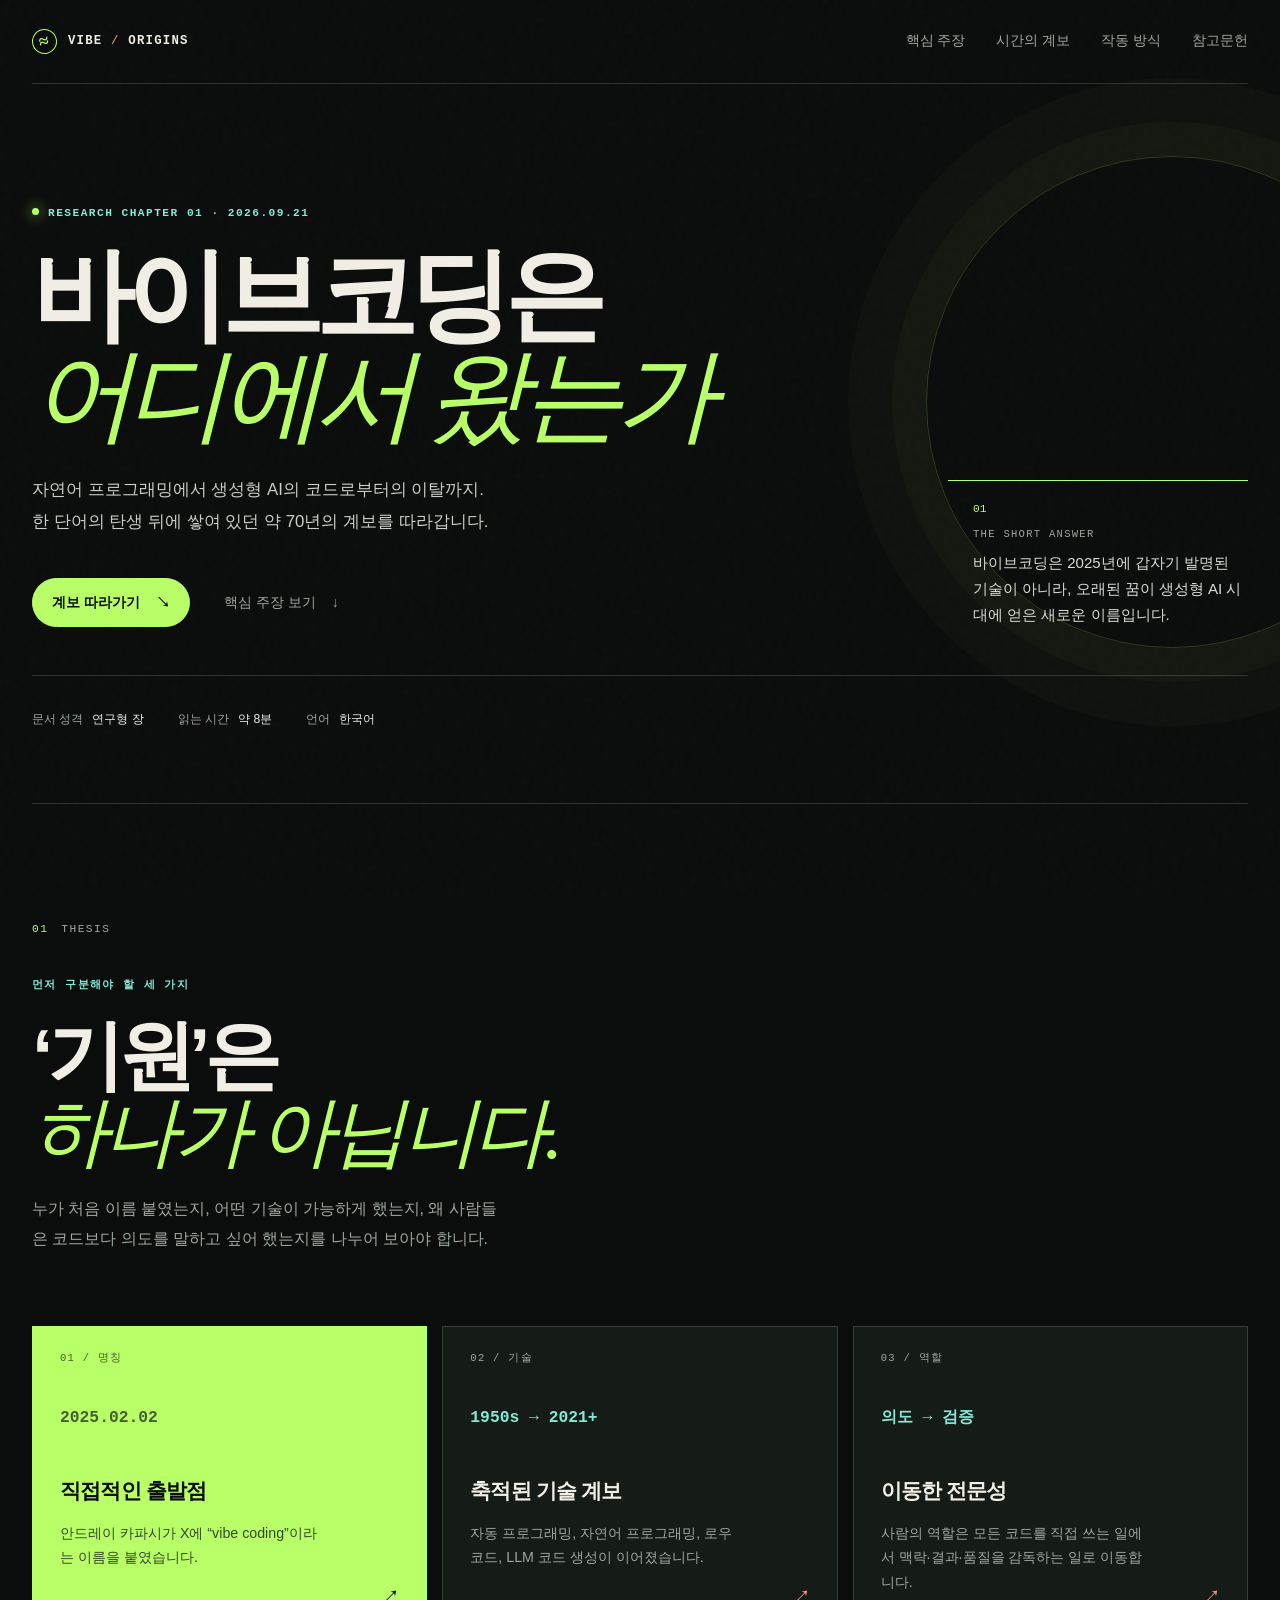
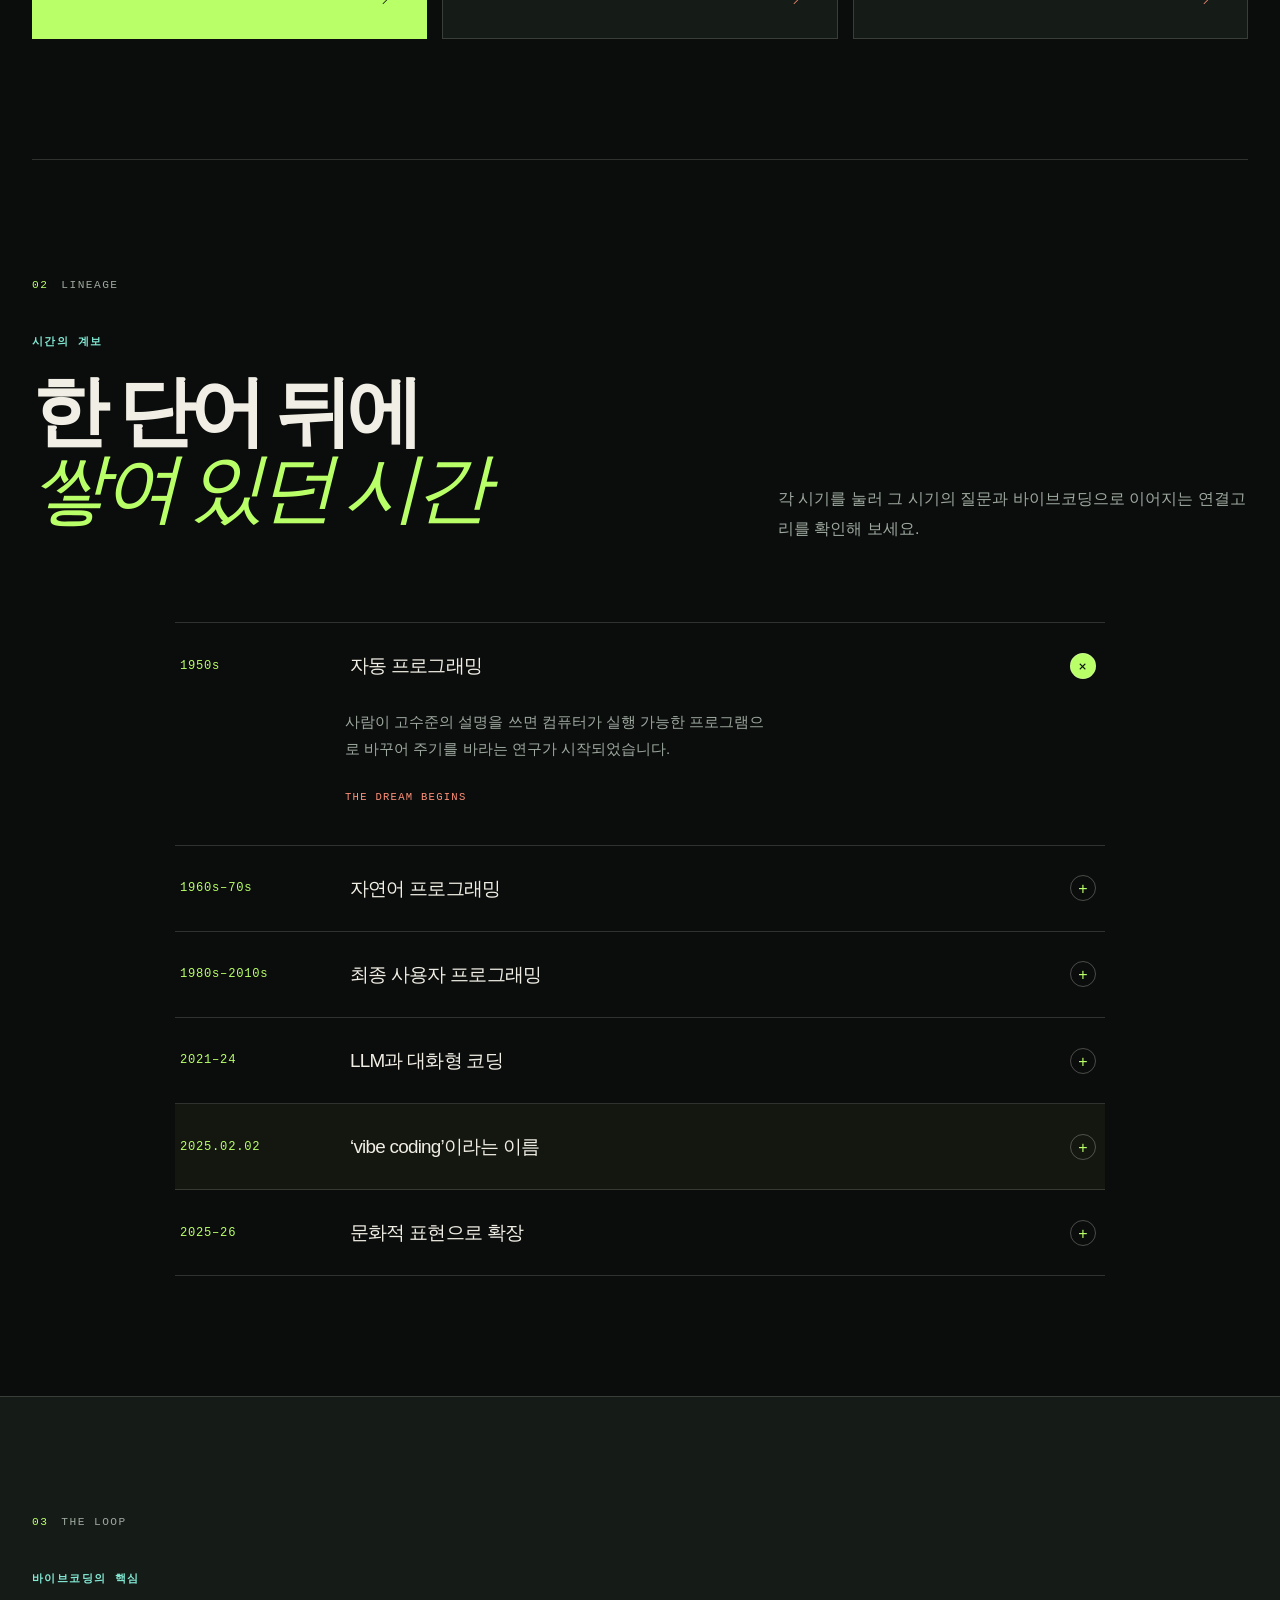
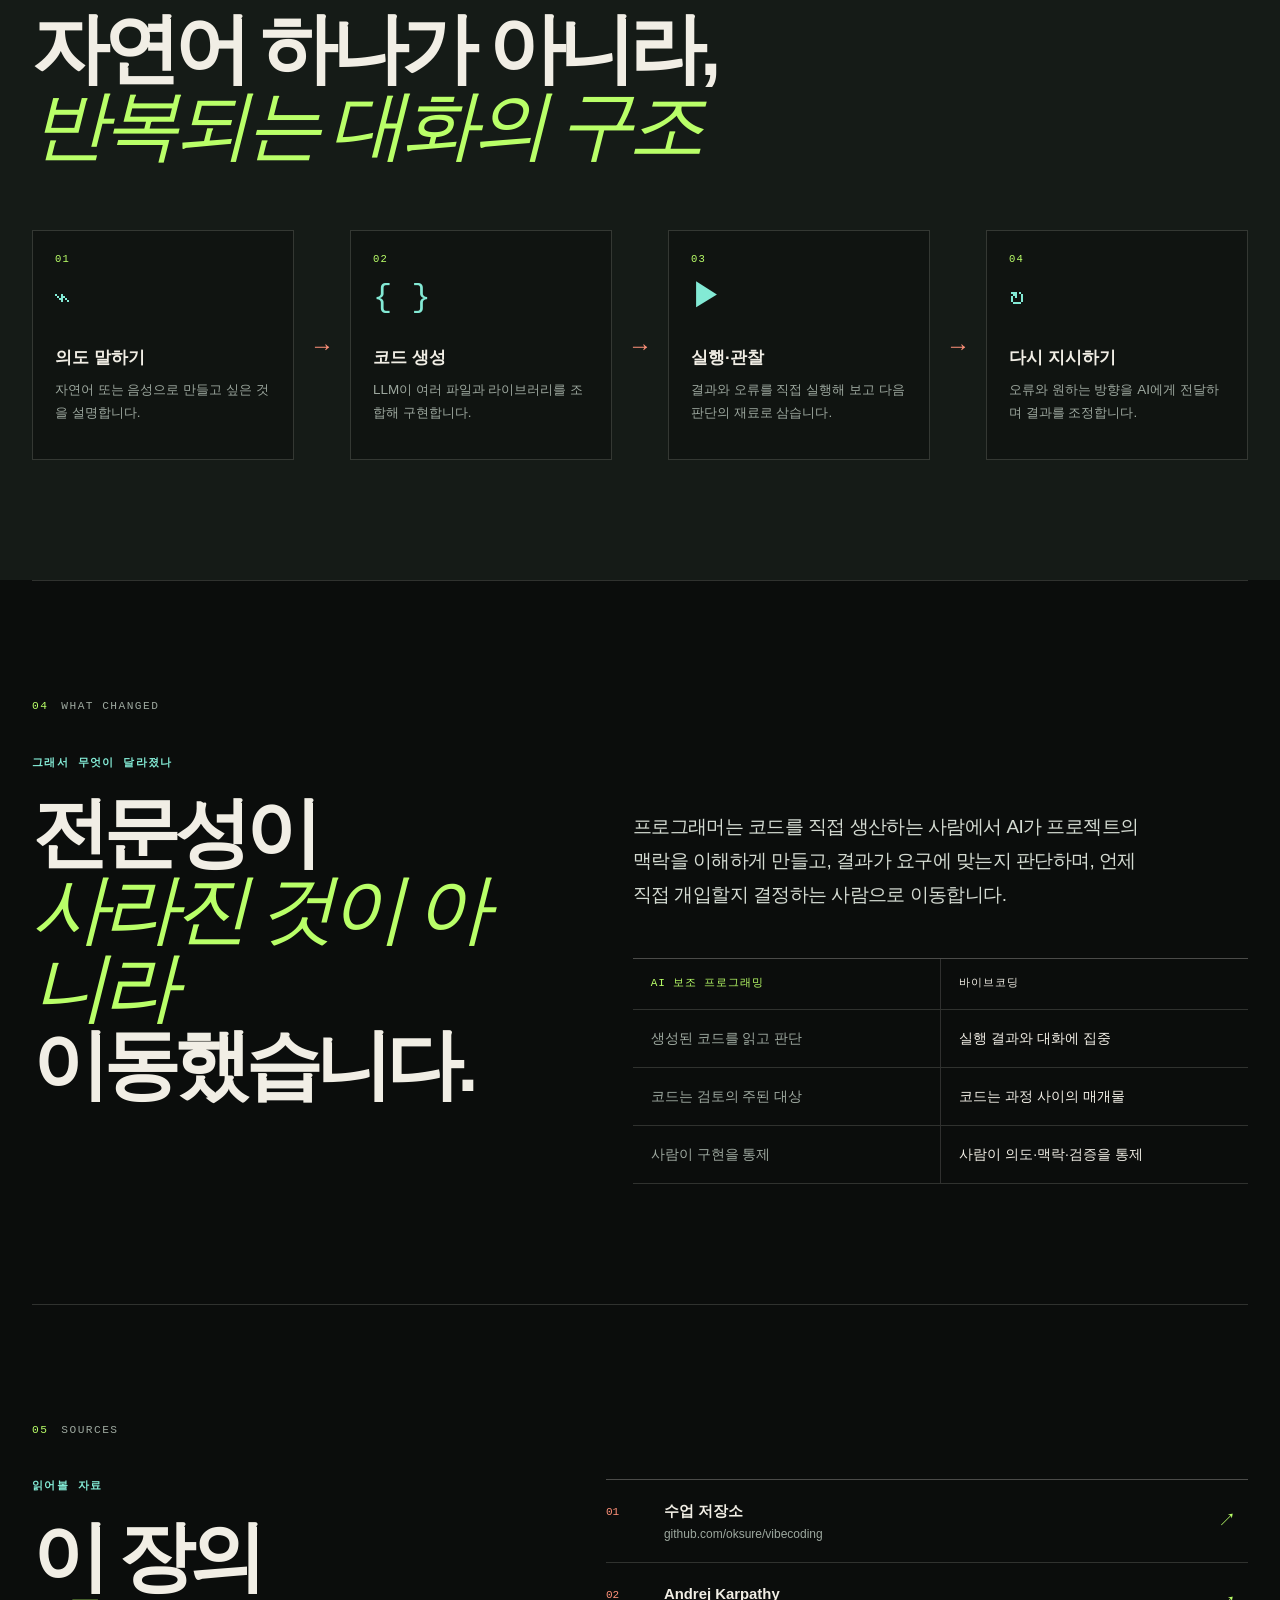
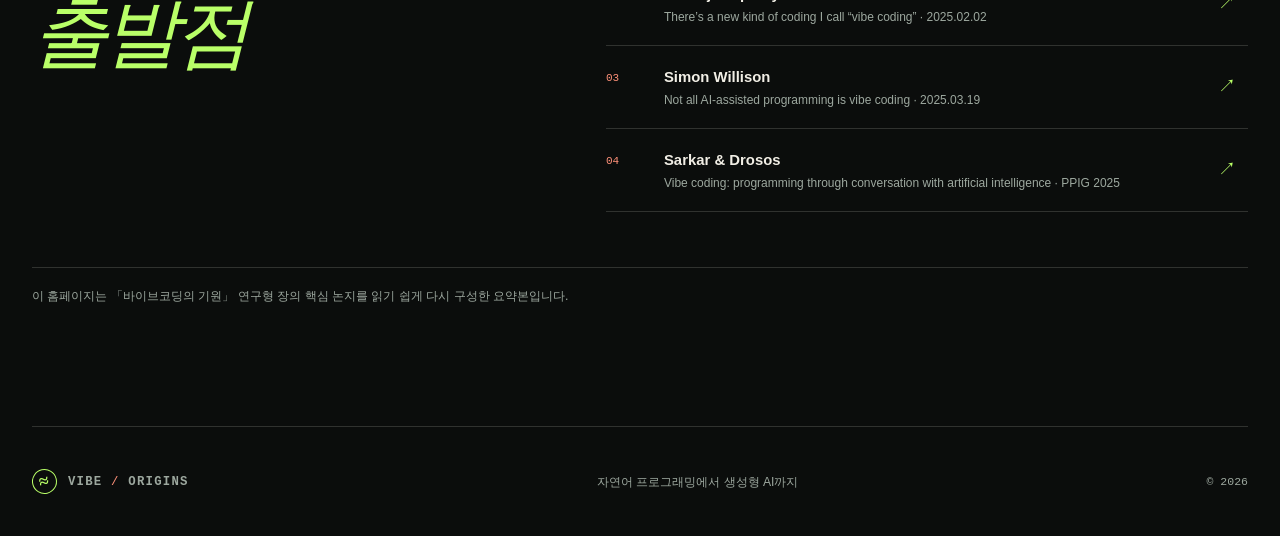
<file: index.html>
<!doctype html>
<html lang="ko">
  <head>
    <meta charset="UTF-8" />
    <meta name="viewport" content="width=device-width, initial-scale=1.0" />
    <meta
      name="description"
      content="바이브코딩의 직접적인 명칭과 기술적·지적 계보를 한눈에 살펴보는 연구형 홈페이지입니다."
    />
    <meta name="theme-color" content="#0b0d0c" />
    <title>바이브코딩의 기원 — VIBE / ORIGINS</title>
    <link rel="icon" type="image/svg+xml" href="favicon.svg" />
    <link rel="stylesheet" href="styles.css" />
    <script src="script.js" defer></script>
  </head>
  <body>
    <div class="site-noise" aria-hidden="true"></div>
    <header class="site-header">
      <a class="brand" href="#top" aria-label="바이브코딩의 기원 처음으로">
        <span class="brand-mark" aria-hidden="true">≈</span>
        <span>VIBE <b>/</b> ORIGINS</span>
      </a>

      <button class="menu-toggle" type="button" aria-expanded="false" aria-controls="site-nav">
        <span>메뉴</span>
        <span class="menu-lines" aria-hidden="true"><i></i><i></i></span>
      </button>

      <nav id="site-nav" class="site-nav" aria-label="주요 메뉴">
        <a href="#thesis">핵심 주장</a>
        <a href="#timeline">시간의 계보</a>
        <a href="#loop">작동 방식</a>
        <a href="#sources">참고문헌</a>
      </nav>
    </header>

    <main id="top">
      <section class="hero section-wrap" aria-labelledby="hero-title">
        <div class="hero-copy">
          <p class="eyebrow"><span class="eyebrow-dot"></span>RESEARCH CHAPTER 01 · 2026.09.21</p>
          <h1 id="hero-title">바이브코딩은<br /><em>어디에서 왔는가</em></h1>
          <p class="hero-lede">
            자연어 프로그래밍에서 생성형 AI의 코드로부터의 이탈까지.<br class="desktop-break" />
            한 단어의 탄생 뒤에 쌓여 있던 약 70년의 계보를 따라갑니다.
          </p>
          <div class="hero-actions">
            <a class="button button-primary" href="#timeline">계보 따라가기 <span aria-hidden="true">↘</span></a>
            <a class="button button-quiet" href="#thesis">핵심 주장 보기 <span aria-hidden="true">↓</span></a>
          </div>
        </div>

        <div class="hero-note" aria-label="연구의 핵심 문장">
          <div class="note-index">01</div>
          <div>
            <p class="note-label">THE SHORT ANSWER</p>
            <p class="note-text">바이브코딩은 2025년에 갑자기 발명된 기술이 아니라, 오래된 꿈이 생성형 AI 시대에 얻은 새로운 이름입니다.</p>
          </div>
        </div>

        <div class="hero-meta" aria-label="문서 정보">
          <span>문서 성격 <strong>연구형 장</strong></span>
          <span>읽는 시간 <strong>약 8분</strong></span>
          <span>언어 <strong>한국어</strong></span>
        </div>
      </section>

      <section id="thesis" class="section-wrap thesis-section" aria-labelledby="thesis-title">
        <div class="section-kicker"><span>01</span><span>THESIS</span></div>
        <div class="section-heading">
          <p class="eyebrow">먼저 구분해야 할 세 가지</p>
          <h2 id="thesis-title">‘기원’은<br /><span>하나가 아닙니다.</span></h2>
          <p class="section-intro">
            누가 처음 이름 붙였는지, 어떤 기술이 가능하게 했는지, 왜 사람들은 코드보다 의도를 말하고 싶어 했는지를 나누어 보아야 합니다.
          </p>
        </div>

        <div class="thesis-grid">
          <article class="thesis-card thesis-card-accent">
            <div class="card-number">01 / 명칭</div>
            <div class="card-value">2025.02.02</div>
            <h3>직접적인 출발점</h3>
            <p>안드레이 카파시가 X에 “vibe coding”이라는 이름을 붙였습니다.</p>
            <span class="card-arrow" aria-hidden="true">↗</span>
          </article>
          <article class="thesis-card">
            <div class="card-number">02 / 기술</div>
            <div class="card-value">1950s → 2021+</div>
            <h3>축적된 기술 계보</h3>
            <p>자동 프로그래밍, 자연어 프로그래밍, 로우코드, LLM 코드 생성이 이어졌습니다.</p>
            <span class="card-arrow" aria-hidden="true">↗</span>
          </article>
          <article class="thesis-card">
            <div class="card-number">03 / 역할</div>
            <div class="card-value">의도 → 검증</div>
            <h3>이동한 전문성</h3>
            <p>사람의 역할은 모든 코드를 직접 쓰는 일에서 맥락·결과·품질을 감독하는 일로 이동합니다.</p>
            <span class="card-arrow" aria-hidden="true">↗</span>
          </article>
        </div>
      </section>

      <section id="timeline" class="section-wrap timeline-section" aria-labelledby="timeline-title">
        <div class="section-kicker"><span>02</span><span>LINEAGE</span></div>
        <div class="section-heading timeline-heading">
          <div>
            <p class="eyebrow">시간의 계보</p>
            <h2 id="timeline-title">한 단어 뒤에<br /><span>쌓여 있던 시간</span></h2>
          </div>
          <p class="section-intro">각 시기를 눌러 그 시기의 질문과 바이브코딩으로 이어지는 연결고리를 확인해 보세요.</p>
        </div>

        <div class="timeline" role="list">
          <details class="timeline-item" open>
            <summary>
              <span class="timeline-year">1950s</span>
              <span class="timeline-title">자동 프로그래밍</span>
              <span class="timeline-toggle" aria-hidden="true">+</span>
            </summary>
            <div class="timeline-body">
              <p>사람이 고수준의 설명을 쓰면 컴퓨터가 실행 가능한 프로그램으로 바꾸어 주기를 바라는 연구가 시작되었습니다.</p>
              <span class="timeline-tag">THE DREAM BEGINS</span>
            </div>
          </details>

          <details class="timeline-item">
            <summary>
              <span class="timeline-year">1960s–70s</span>
              <span class="timeline-title">자연어 프로그래밍</span>
              <span class="timeline-toggle" aria-hidden="true">+</span>
            </summary>
            <div class="timeline-body">
              <p>영어와 자연어를 프로그래밍 언어로 사용할 수 있는지 탐구했습니다. SHRDLU와 LINGOL은 대화로 컴퓨터를 조작한다는 발상을 넓혔습니다.</p>
              <span class="timeline-tag">MEANING OVER SYNTAX</span>
            </div>
          </details>

          <details class="timeline-item">
            <summary>
              <span class="timeline-year">1980s–2010s</span>
              <span class="timeline-title">최종 사용자 프로그래밍</span>
              <span class="timeline-toggle" aria-hidden="true">+</span>
            </summary>
            <div class="timeline-body">
              <p>예제로 하는 프로그래밍, 프로그래밍 시연, 자연스러운 프로그래밍, 로우코드는 비전문가도 자신의 필요에 맞는 프로그램을 만들 수 있게 하려 했습니다.</p>
              <span class="timeline-tag">END-USER POWER</span>
            </div>
          </details>

          <details class="timeline-item">
            <summary>
              <span class="timeline-year">2021–24</span>
              <span class="timeline-title">LLM과 대화형 코딩</span>
              <span class="timeline-toggle" aria-hidden="true">+</span>
            </summary>
            <div class="timeline-body">
              <p>Codex와 Copilot을 시작으로 자연어 설명에서 코드가 생성되기 시작했습니다. 코드 편집기와 챗봇이 결합되며 생성·설명·수정·탐색이 하나의 대화가 되었습니다.</p>
              <span class="timeline-tag">CONVERSATIONAL TOOLS</span>
            </div>
          </details>

          <details class="timeline-item timeline-item-highlight">
            <summary>
              <span class="timeline-year">2025.02.02</span>
              <span class="timeline-title">‘vibe coding’이라는 이름</span>
              <span class="timeline-toggle" aria-hidden="true">+</span>
            </summary>
            <div class="timeline-body">
              <p>카파시는 자연어·음성으로 AI에게 지시하고, 생성된 코드를 자세히 읽기보다 실행 결과와 오류를 다시 AI에게 전달하는 작업 방식을 설명했습니다.</p>
              <blockquote>“There’s a new kind of coding I call ‘vibe coding’.”</blockquote>
              <span class="timeline-tag">THE NAME ARRIVES</span>
            </div>
          </details>

          <details class="timeline-item">
            <summary>
              <span class="timeline-year">2025–26</span>
              <span class="timeline-title">문화적 표현으로 확장</span>
              <span class="timeline-toggle" aria-hidden="true">+</span>
            </summary>
            <div class="timeline-body">
              <p>바이브코딩은 좁은 실천 개념에서 자연어로 AI에게 코드를 시키는 개발 전반을 가리키는 대중적 표현으로 넓어졌습니다. 동시에 인간의 역할은 명세·감독·검증으로 이동했습니다.</p>
              <span class="timeline-tag">A CULTURAL LABEL</span>
            </div>
          </details>
        </div>
      </section>

      <section id="loop" class="section-wrap loop-section" aria-labelledby="loop-title">
        <div class="section-kicker"><span>03</span><span>THE LOOP</span></div>
        <div class="section-heading">
          <p class="eyebrow">바이브코딩의 핵심</p>
          <h2 id="loop-title">자연어 하나가 아니라,<br /><span>반복되는 대화의 구조</span></h2>
        </div>

        <div class="loop-track" aria-label="바이브코딩의 반복 작업 흐름">
          <article class="loop-step">
            <span class="step-index">01</span>
            <span class="step-icon" aria-hidden="true">⌁</span>
            <h3>의도 말하기</h3>
            <p>자연어 또는 음성으로 만들고 싶은 것을 설명합니다.</p>
          </article>
          <span class="loop-arrow" aria-hidden="true">→</span>
          <article class="loop-step">
            <span class="step-index">02</span>
            <span class="step-icon" aria-hidden="true">{ }</span>
            <h3>코드 생성</h3>
            <p>LLM이 여러 파일과 라이브러리를 조합해 구현합니다.</p>
          </article>
          <span class="loop-arrow" aria-hidden="true">→</span>
          <article class="loop-step">
            <span class="step-index">03</span>
            <span class="step-icon" aria-hidden="true">▶</span>
            <h3>실행·관찰</h3>
            <p>결과와 오류를 직접 실행해 보고 다음 판단의 재료로 삼습니다.</p>
          </article>
          <span class="loop-arrow" aria-hidden="true">→</span>
          <article class="loop-step">
            <span class="step-index">04</span>
            <span class="step-icon" aria-hidden="true">↻</span>
            <h3>다시 지시하기</h3>
            <p>오류와 원하는 방향을 AI에게 전달하며 결과를 조정합니다.</p>
          </article>
        </div>
      </section>

      <section id="meaning" class="section-wrap meaning-section" aria-labelledby="meaning-title">
        <div class="section-kicker"><span>04</span><span>WHAT CHANGED</span></div>
        <div class="meaning-layout">
          <div class="section-heading">
            <p class="eyebrow">그래서 무엇이 달라졌나</p>
            <h2 id="meaning-title">전문성이<br /><span>사라진 것이 아니라</span><br />이동했습니다.</h2>
          </div>
          <div class="meaning-copy">
            <p class="large-copy">프로그래머는 코드를 직접 생산하는 사람에서 AI가 프로젝트의 맥락을 이해하게 만들고, 결과가 요구에 맞는지 판단하며, 언제 직접 개입할지 결정하는 사람으로 이동합니다.</p>
            <div class="comparison" role="table" aria-label="AI 보조 프로그래밍과 바이브코딩 비교">
              <div class="comparison-row comparison-head" role="row">
                <span role="columnheader">AI 보조 프로그래밍</span>
                <span role="columnheader">바이브코딩</span>
              </div>
              <div class="comparison-row" role="row">
                <span role="cell">생성된 코드를 읽고 판단</span>
                <span role="cell">실행 결과와 대화에 집중</span>
              </div>
              <div class="comparison-row" role="row">
                <span role="cell">코드는 검토의 주된 대상</span>
                <span role="cell">코드는 과정 사이의 매개물</span>
              </div>
              <div class="comparison-row" role="row">
                <span role="cell">사람이 구현을 통제</span>
                <span role="cell">사람이 의도·맥락·검증을 통제</span>
              </div>
            </div>
          </div>
        </div>
      </section>

      <section id="sources" class="section-wrap sources-section" aria-labelledby="sources-title">
        <div class="section-kicker"><span>05</span><span>SOURCES</span></div>
        <div class="sources-layout">
          <div>
            <p class="eyebrow">읽어볼 자료</p>
            <h2 id="sources-title">이 장의<br /><span>출발점</span></h2>
          </div>
          <div class="source-list">
            <a class="source-item" href="https://github.com/oksure/vibecoding" target="_blank" rel="noreferrer">
              <span class="source-number">01</span>
              <span><strong>수업 저장소</strong><small>github.com/oksure/vibecoding</small></span>
              <span class="source-arrow" aria-hidden="true">↗</span>
            </a>
            <div class="source-item source-item-static">
              <span class="source-number">02</span>
              <span><strong>Andrej Karpathy</strong><small>There’s a new kind of coding I call “vibe coding” · 2025.02.02</small></span>
              <span class="source-arrow" aria-hidden="true">↗</span>
            </div>
            <div class="source-item source-item-static">
              <span class="source-number">03</span>
              <span><strong>Simon Willison</strong><small>Not all AI-assisted programming is vibe coding · 2025.03.19</small></span>
              <span class="source-arrow" aria-hidden="true">↗</span>
            </div>
            <div class="source-item source-item-static">
              <span class="source-number">04</span>
              <span><strong>Sarkar &amp; Drosos</strong><small>Vibe coding: programming through conversation with artificial intelligence · PPIG 2025</small></span>
              <span class="source-arrow" aria-hidden="true">↗</span>
            </div>
          </div>
        </div>
        <p class="source-note">이 홈페이지는 「바이브코딩의 기원」 연구형 장의 핵심 논지를 읽기 쉽게 다시 구성한 요약본입니다.</p>
      </section>
    </main>

    <footer class="site-footer section-wrap">
      <a class="brand" href="#top"><span class="brand-mark" aria-hidden="true">≈</span><span>VIBE <b>/</b> ORIGINS</span></a>
      <p>자연어 프로그래밍에서 생성형 AI까지</p>
      <span class="footer-year">© 2026</span>
    </footer>
  </body>
</html>
</file>
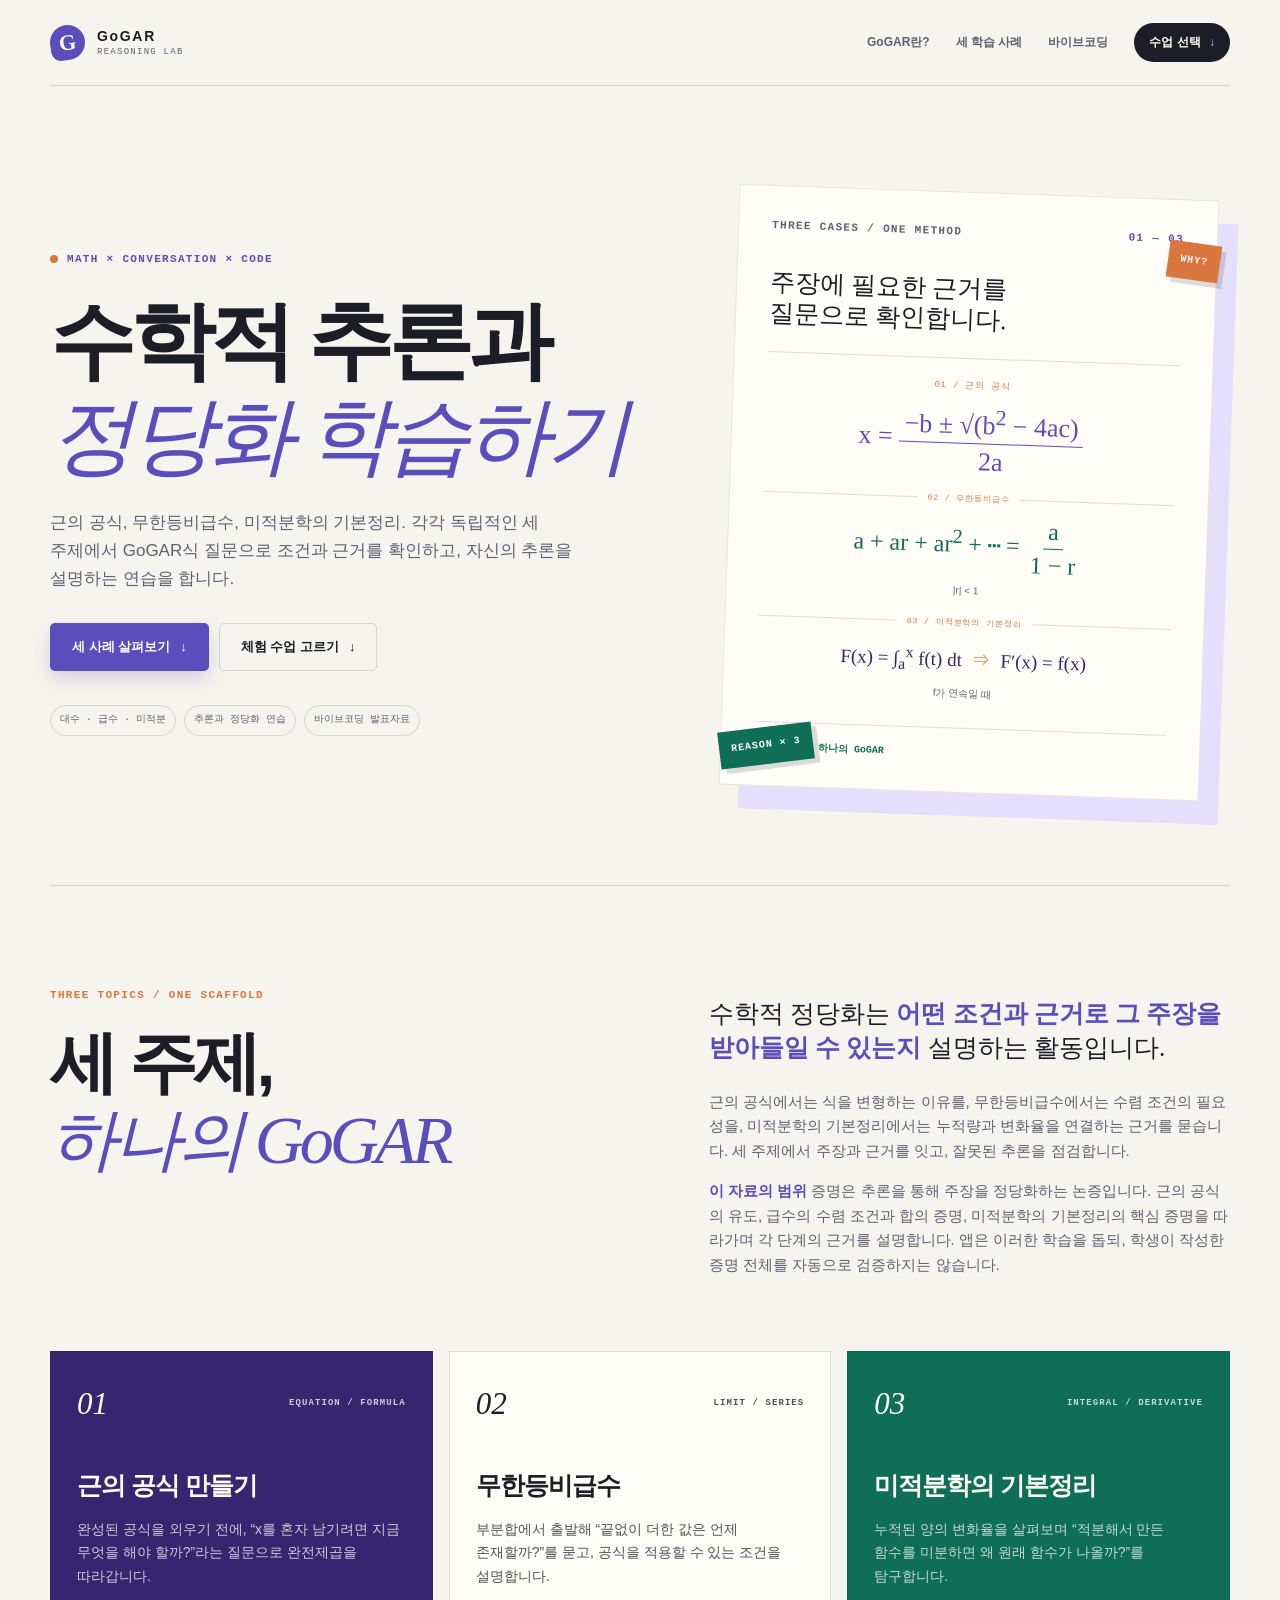
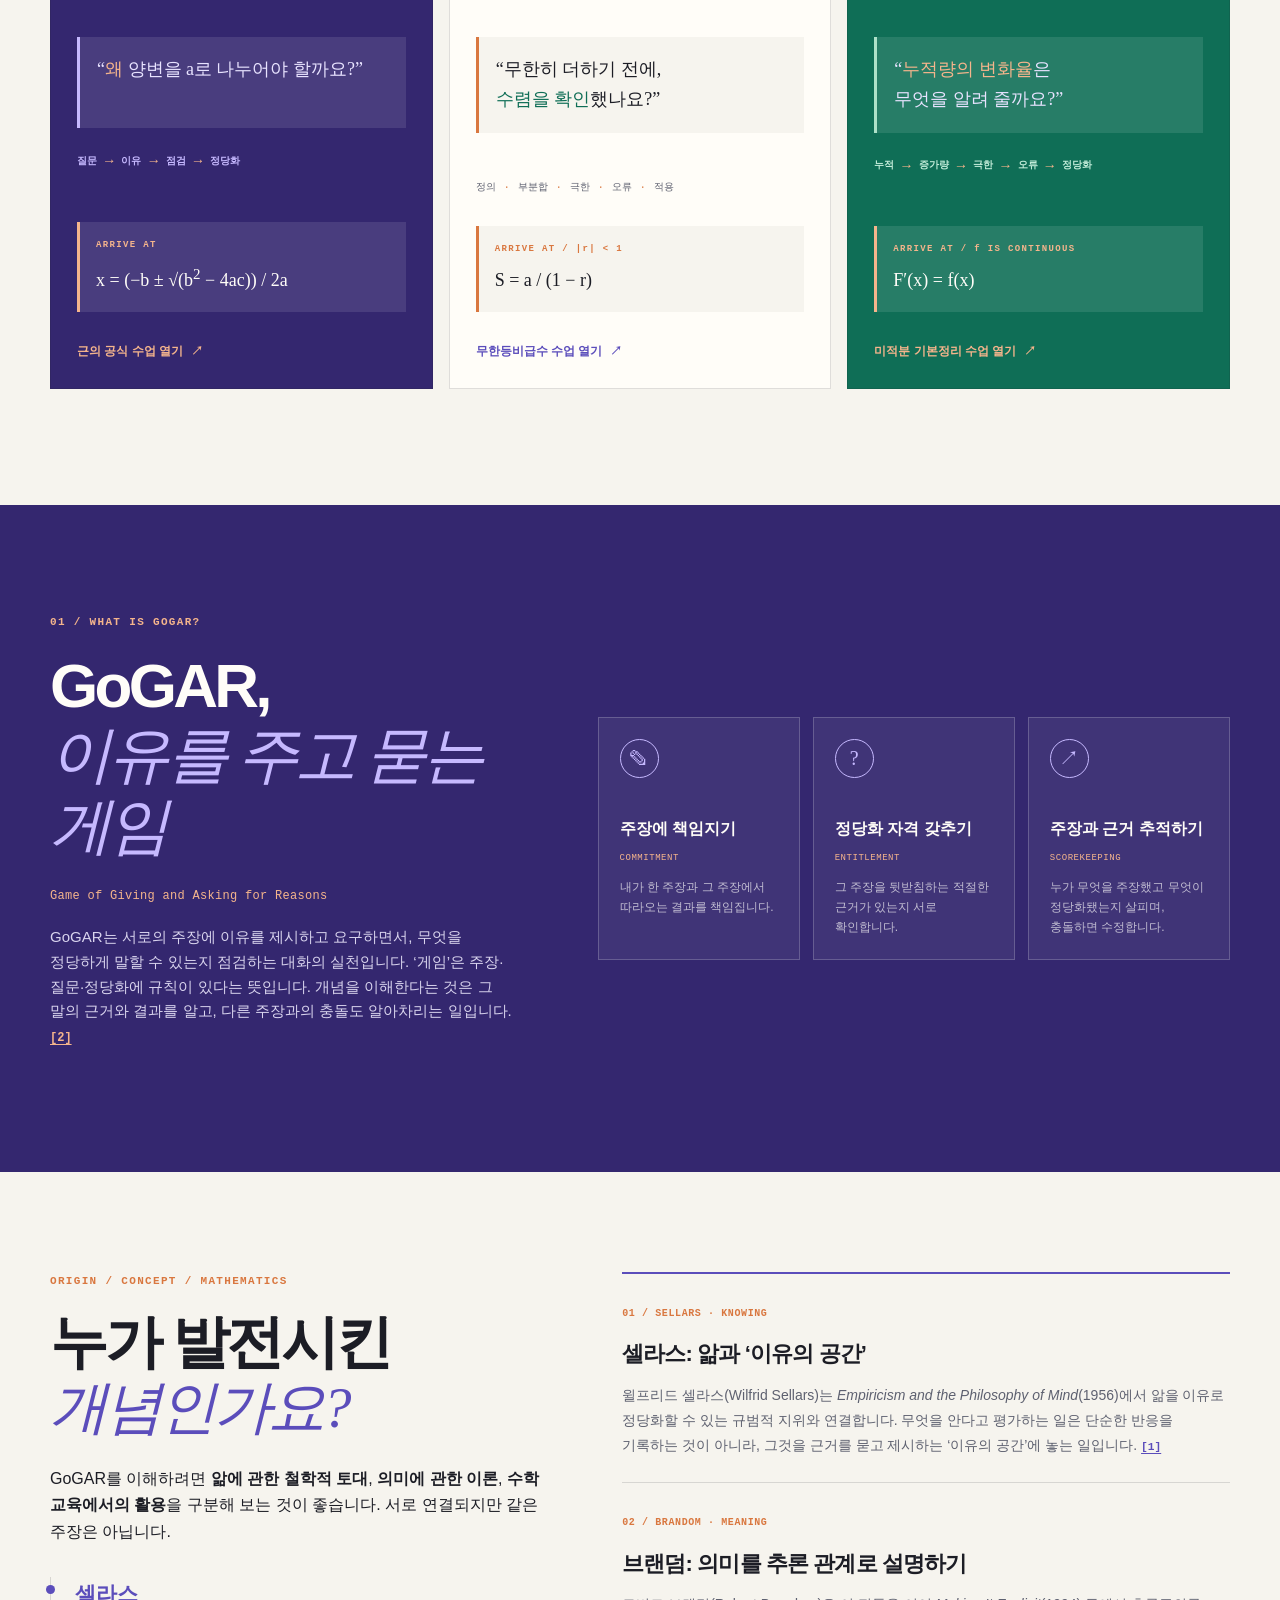
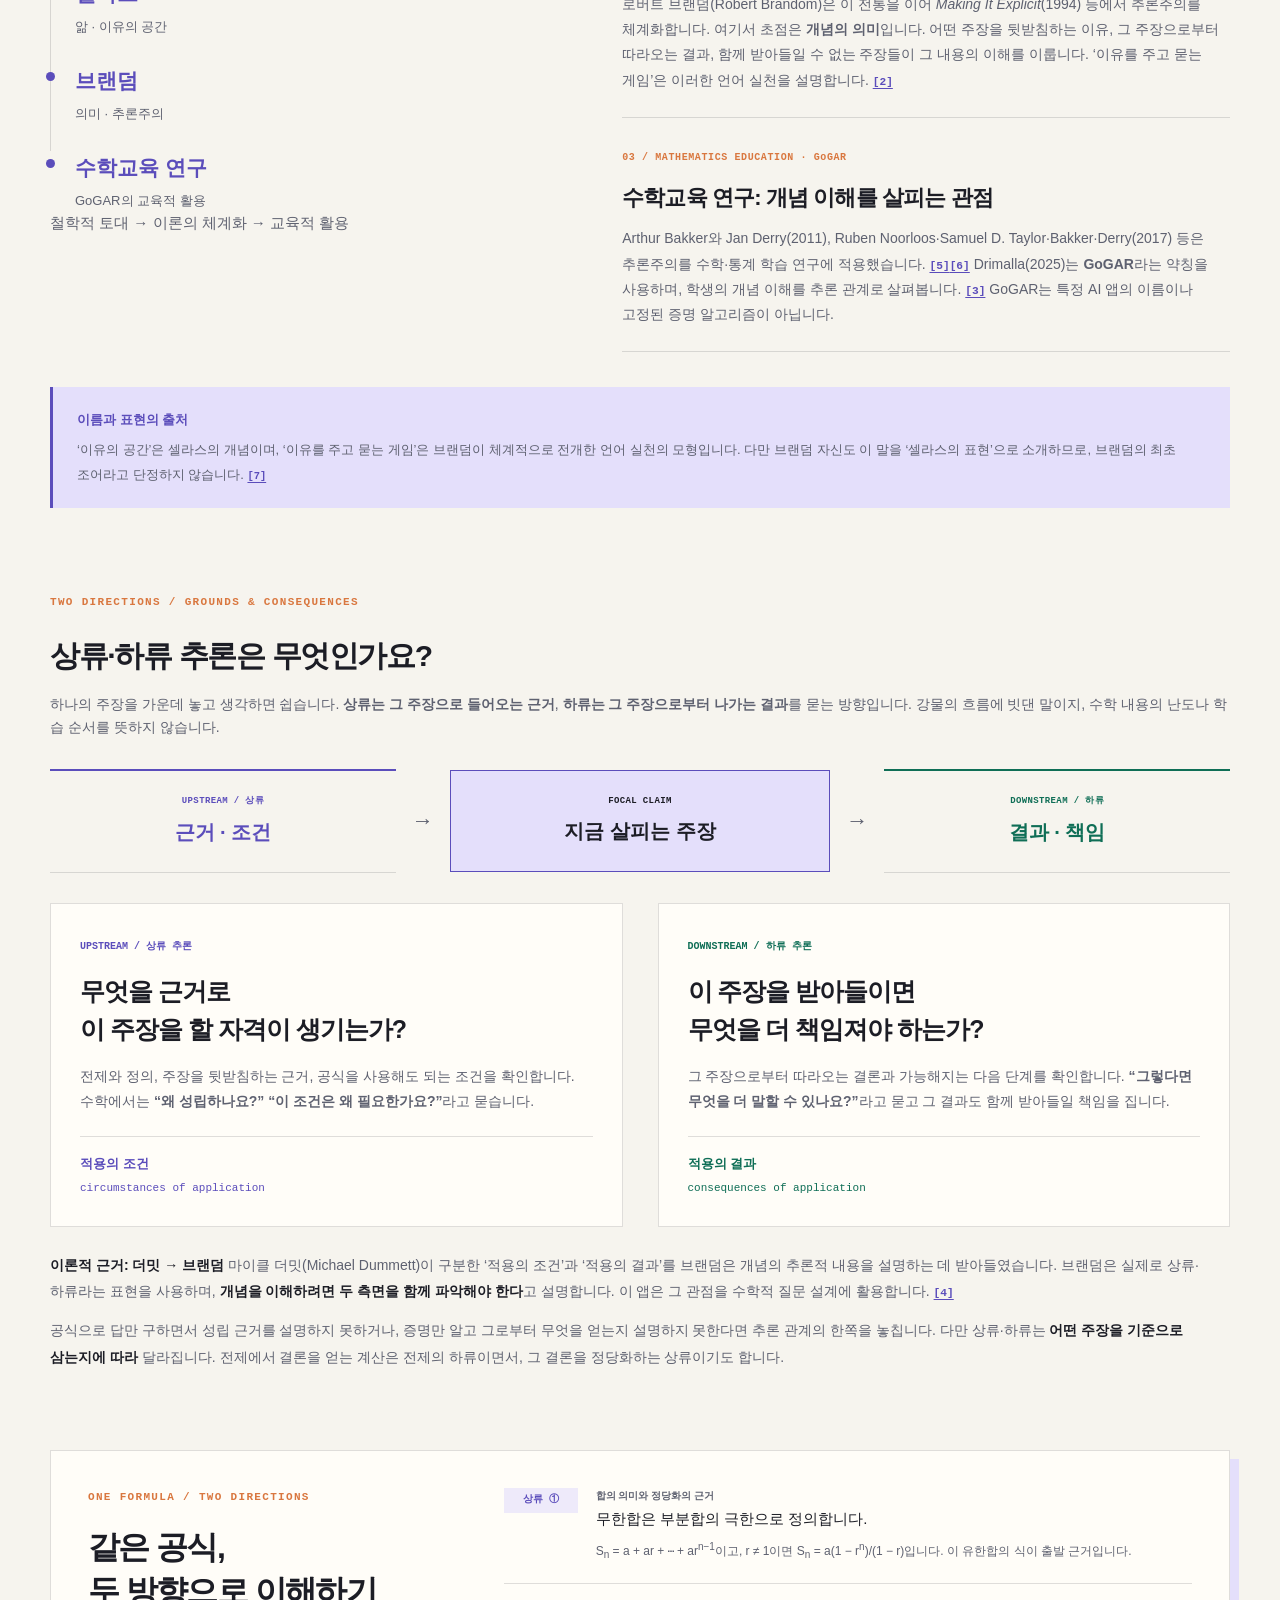
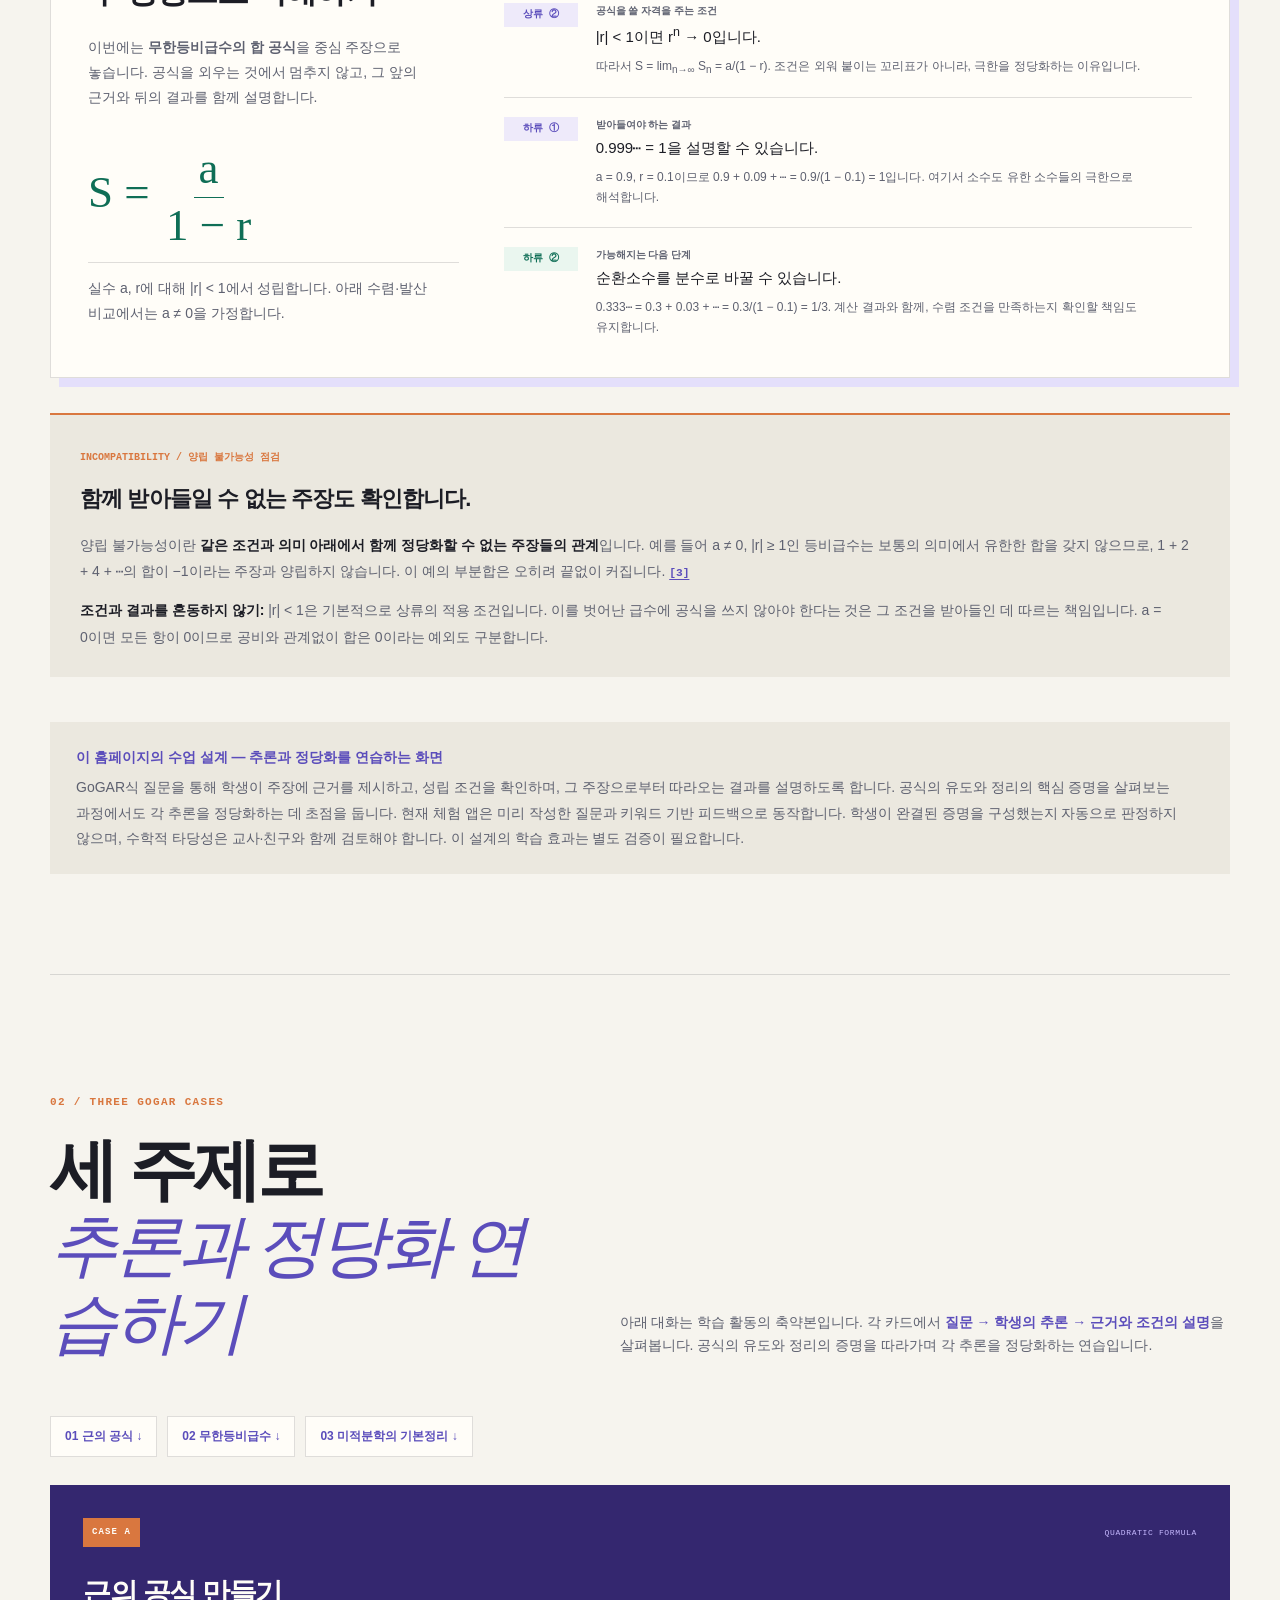
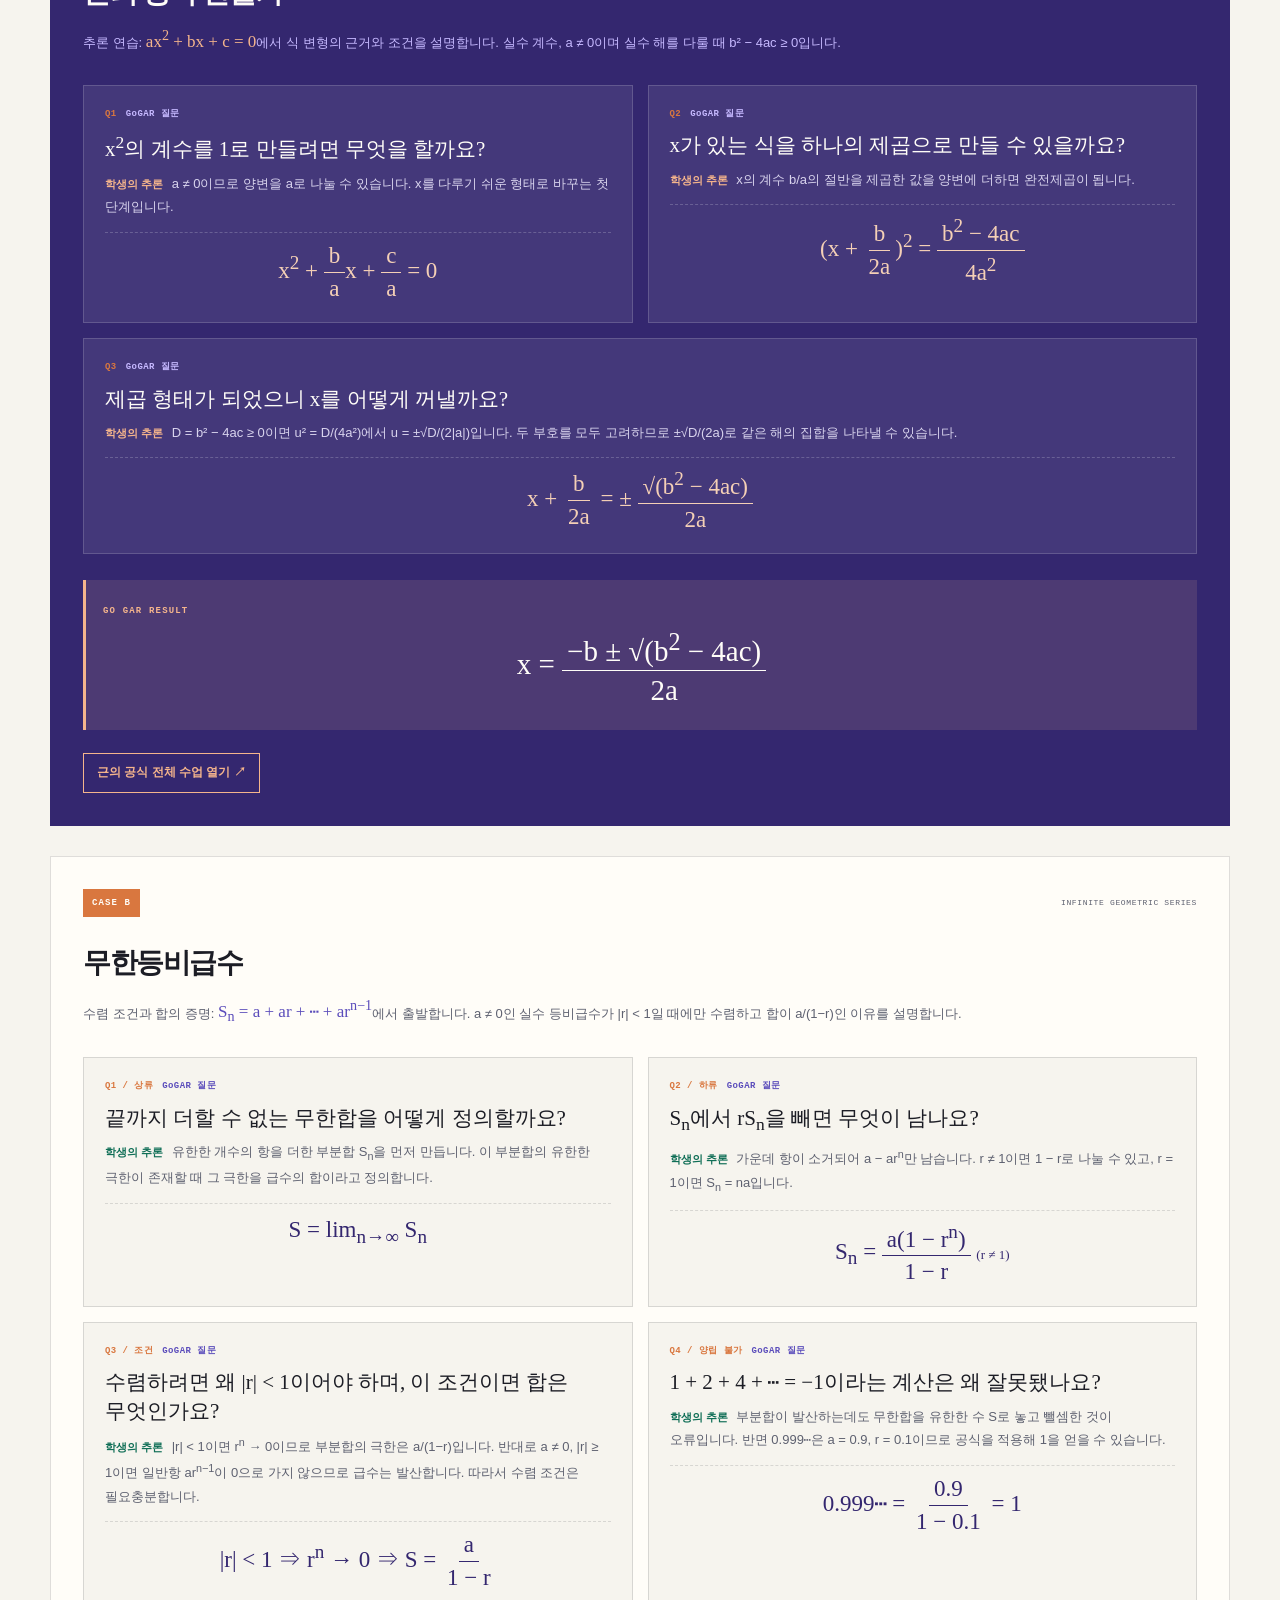
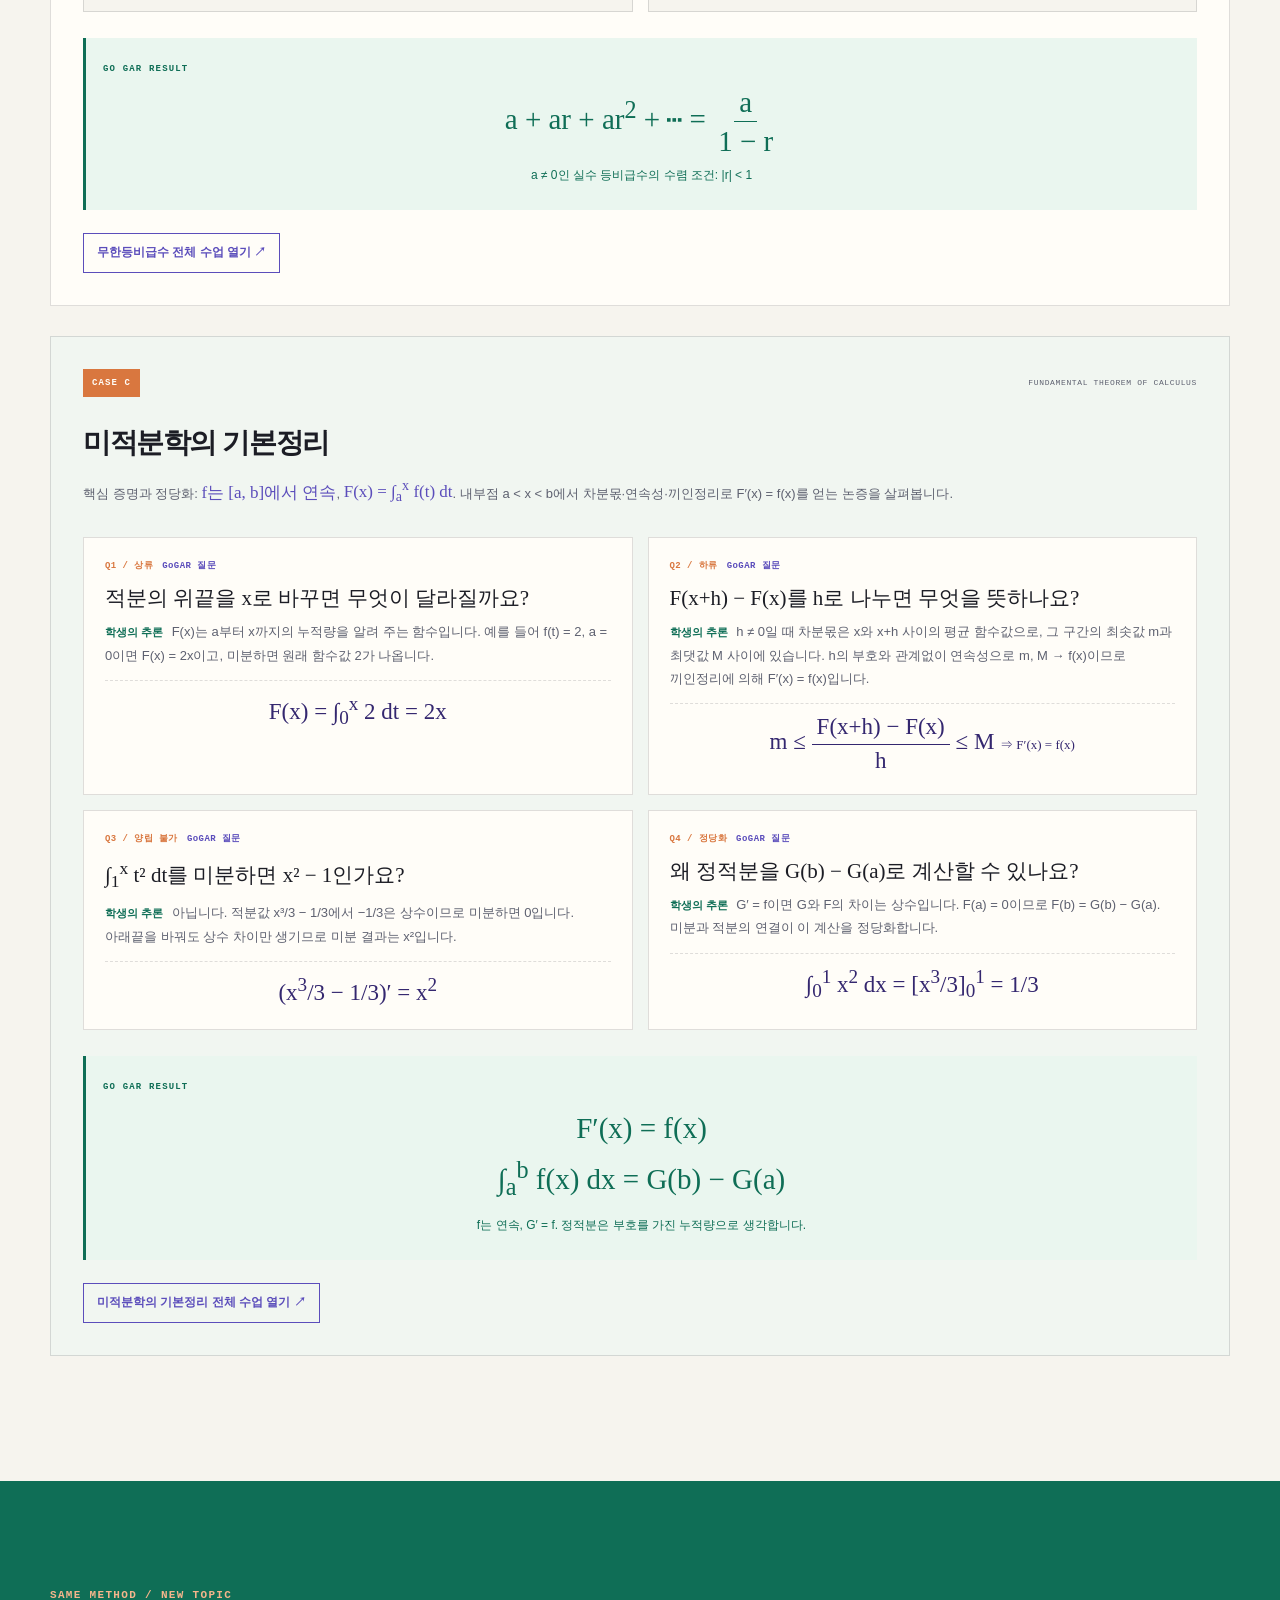
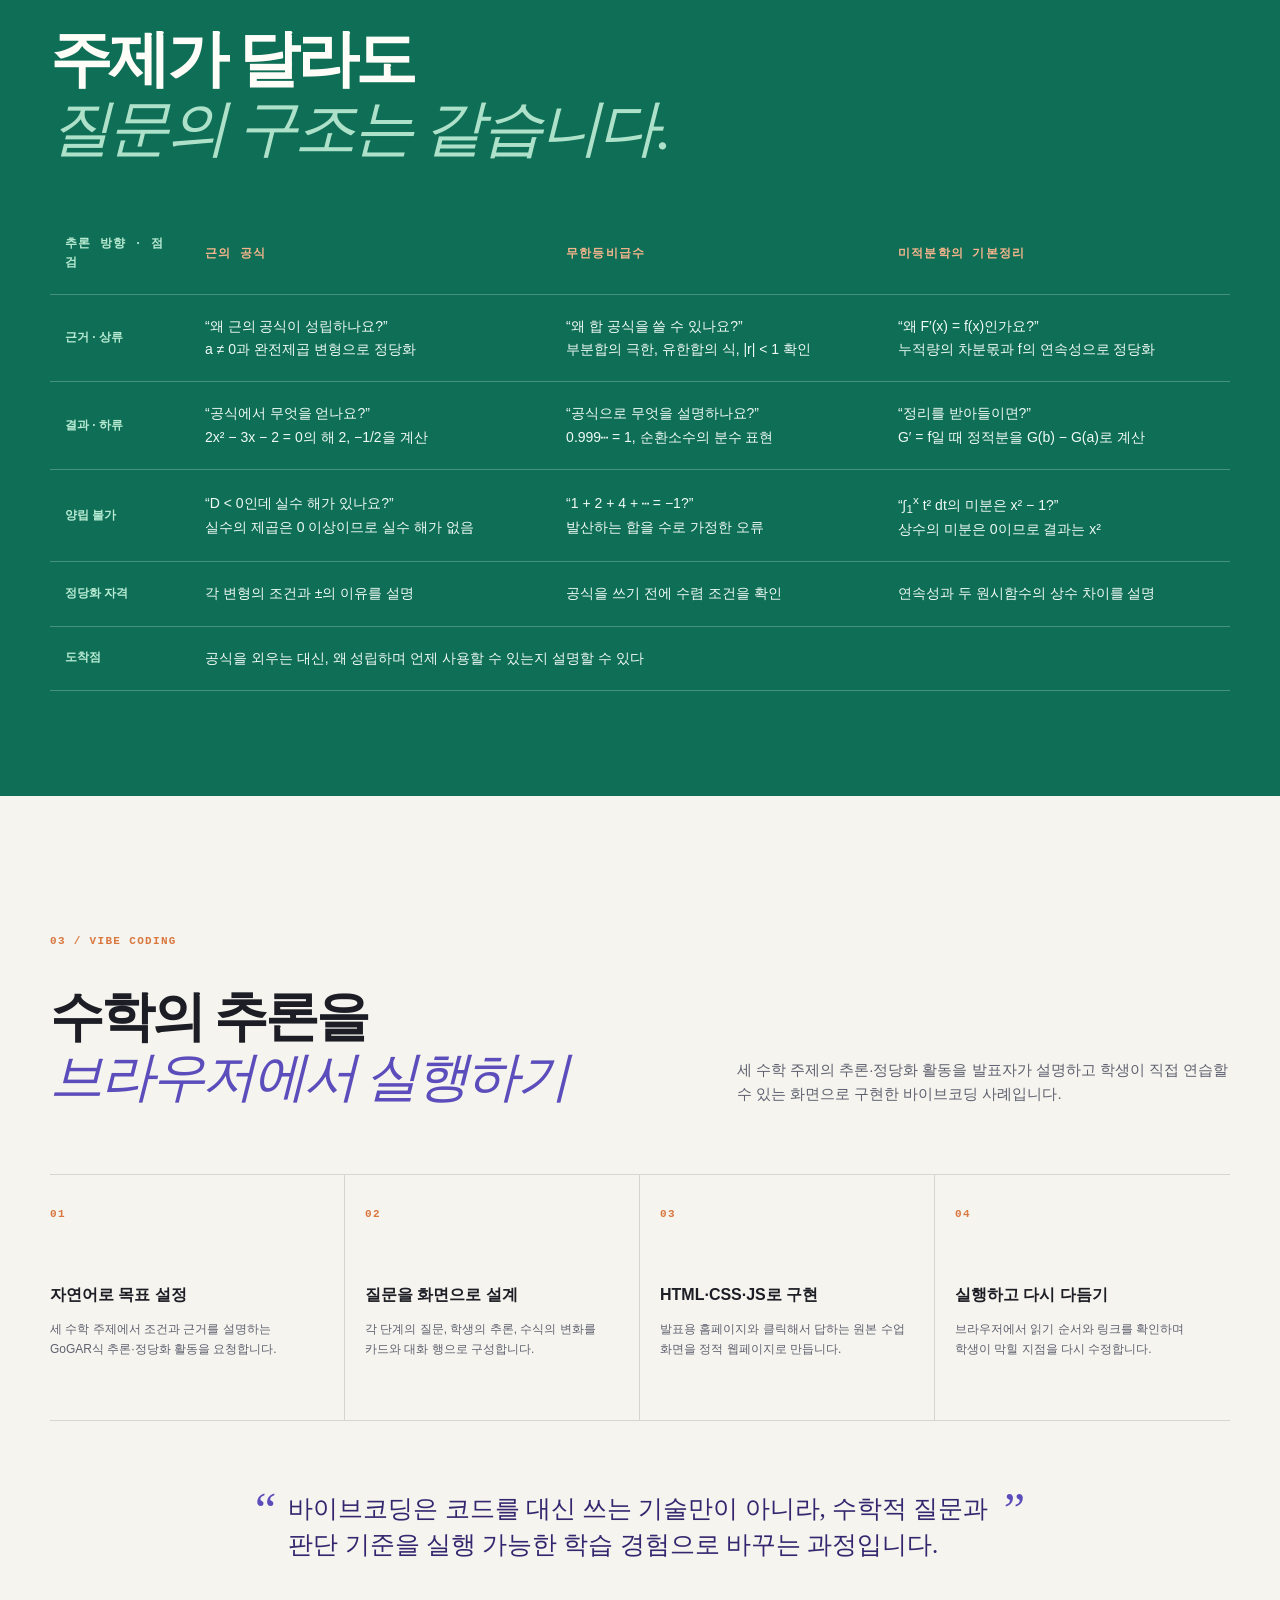
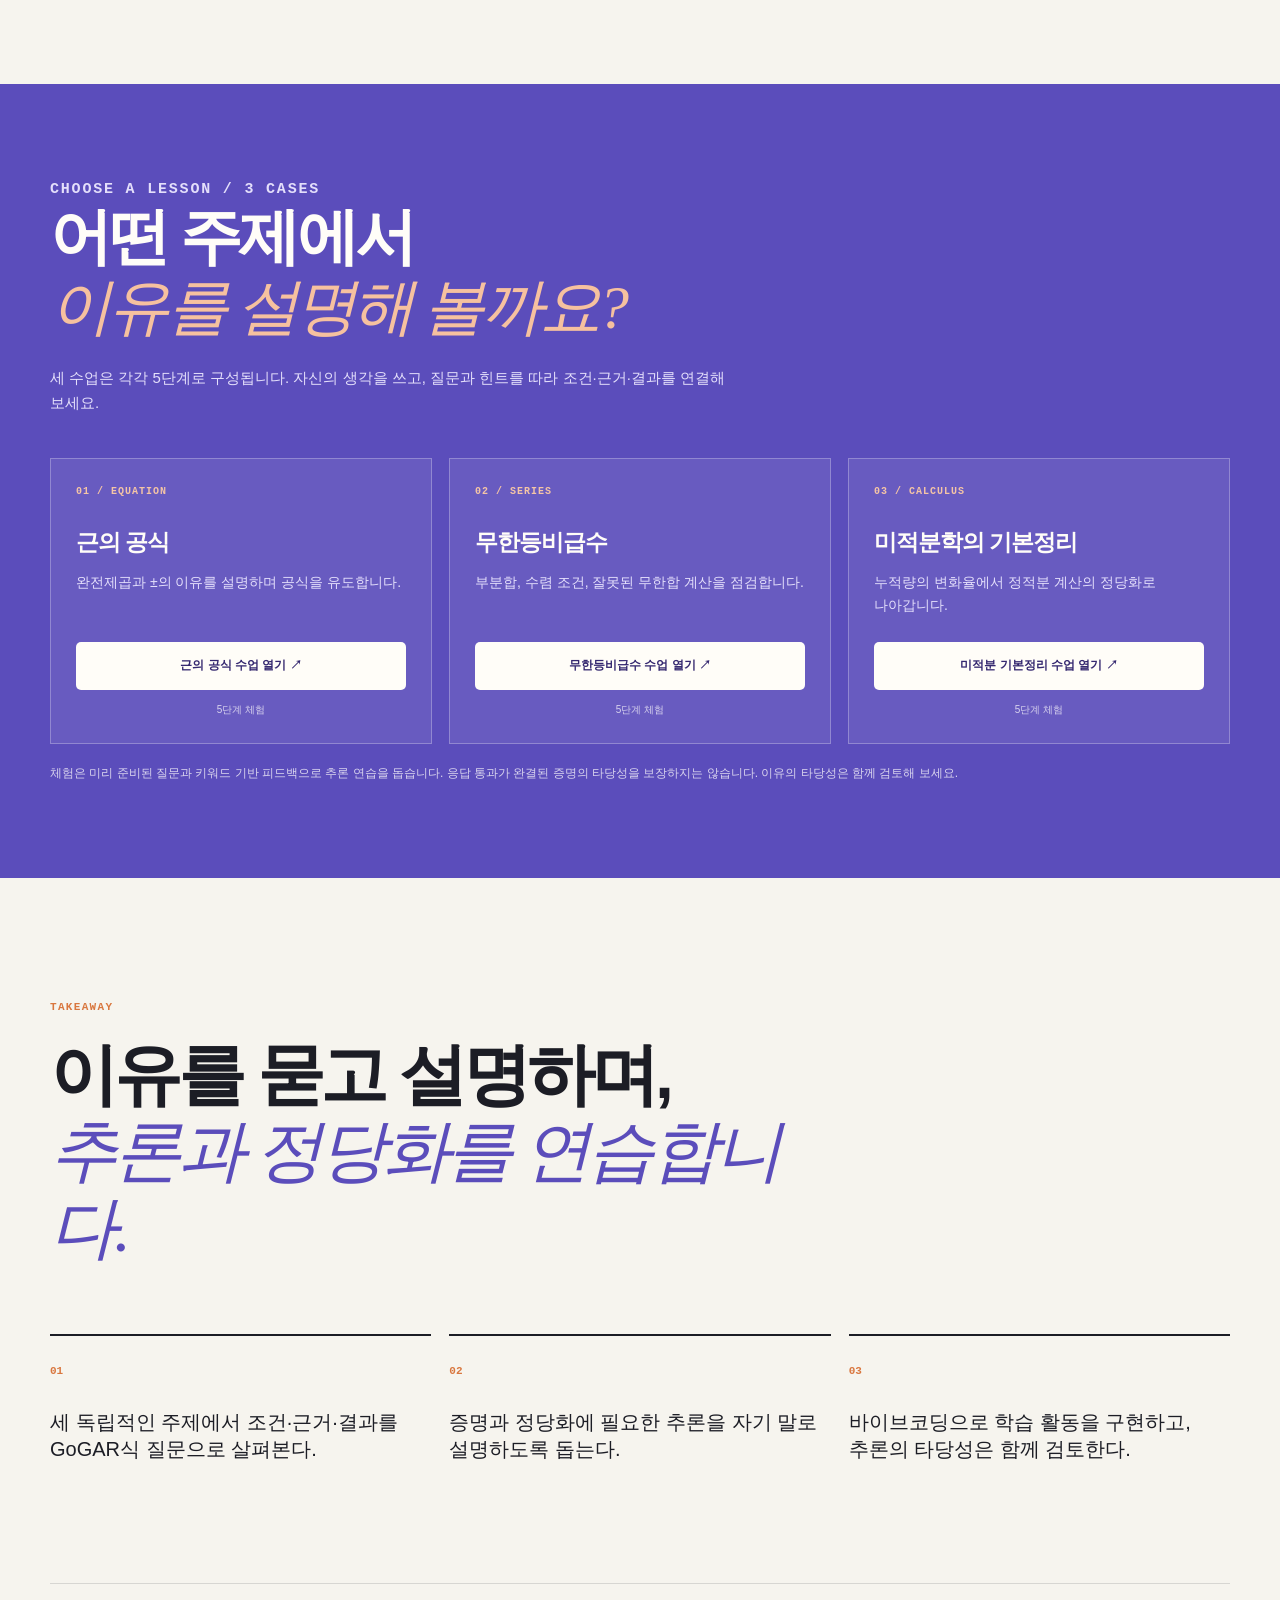
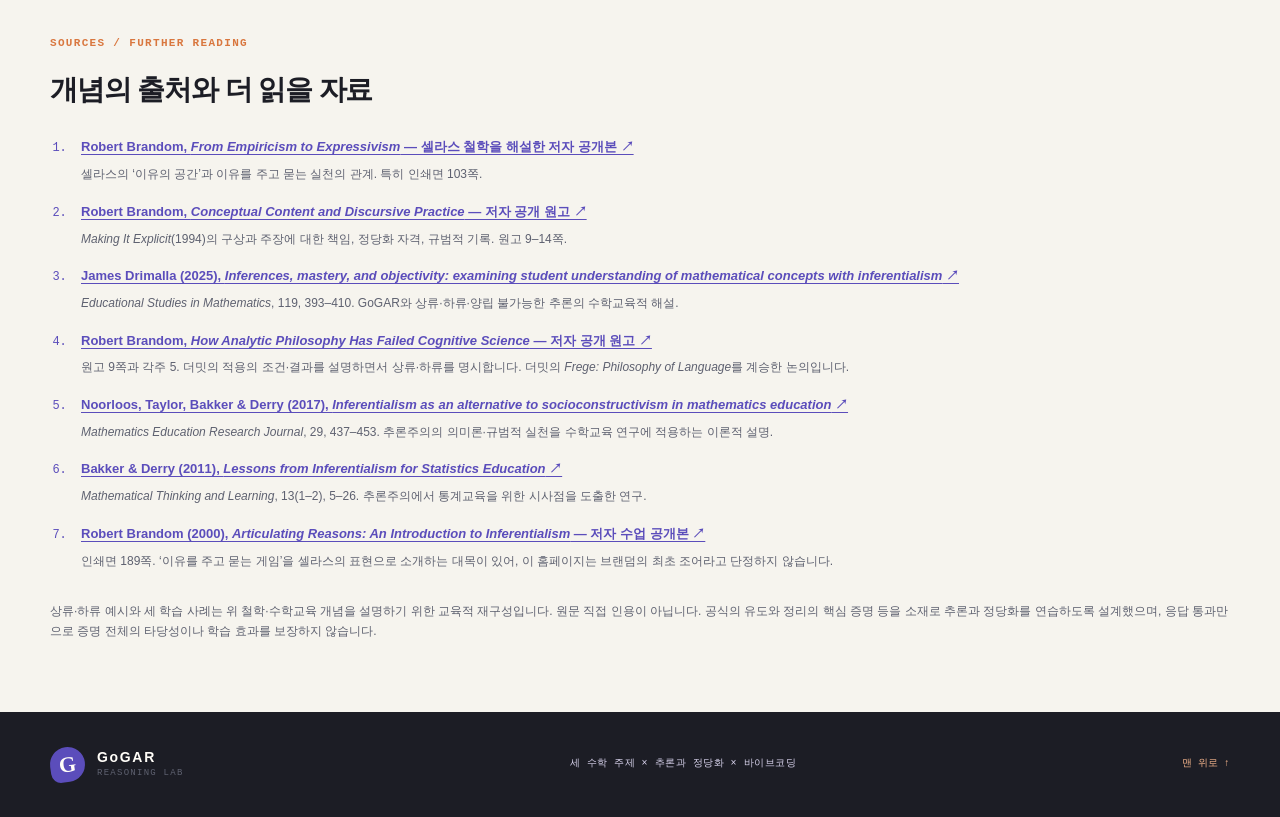
<file: gogar/index.html>
<!doctype html>
<html lang="ko">
<head>
  <meta charset="utf-8">
  <meta name="viewport" content="width=device-width, initial-scale=1">
  <meta name="description" content="바이브코딩으로 수학적 추론과 정당화를 학습합니다. 세 수학 주제에서 GoGAR식 질문으로 조건과 근거, 결과를 설명하는 연습을 합니다.">
  <title>GoGAR Reasoning Lab | 바이브코딩으로 수학적 추론과 정당화 학습하기</title>
  <link rel="icon" href="favicon.svg" type="image/svg+xml">
  <link rel="stylesheet" href="styles.css?v=gogar-review-20261021">
</head>
<body>
  <div class="site-shell">
    <header class="site-header" id="top">
      <a class="brand" href="#top" aria-label="GoGAR Reasoning Lab 홈">
        <span class="brand-mark">G</span>
        <span><strong>GoGAR</strong><small>REASONING LAB</small></span>
      </a>
      <button class="menu-toggle" type="button" aria-expanded="false" aria-controls="site-nav">메뉴</button>
      <nav class="site-nav" id="site-nav" aria-label="주요 메뉴">
        <a href="#gogar">GoGAR란?</a>
        <a href="#cases">세 학습 사례</a>
        <a href="#vibe-coding">바이브코딩</a>
        <a class="nav-cta" href="#lessons">수업 선택 <span aria-hidden="true">↓</span></a>
      </nav>
    </header>

    <main>
      <section class="hero section-grid" aria-labelledby="hero-title">
        <div class="hero-copy reveal">
          <p class="eyebrow"><span class="eyebrow-dot"></span> MATH × CONVERSATION × CODE</p>
          <h1 id="hero-title">수학적 추론과<br><em>정당화 학습하기</em></h1>
          <p class="hero-lede">근의 공식, 무한등비급수, 미적분학의 기본정리. 각각 독립적인 세 주제에서 GoGAR식 질문으로 조건과 근거를 확인하고, 자신의 추론을 설명하는 연습을 합니다.</p>
          <div class="hero-actions">
            <a class="button button-primary" href="#cases">세 사례 살펴보기 <span aria-hidden="true">↓</span></a>
            <a class="button button-ghost" href="#lessons">체험 수업 고르기 <span aria-hidden="true">↓</span></a>
          </div>
          <div class="hero-meta" aria-label="자료의 특징">
            <span>대수 · 급수 · 미적분</span><span>추론과 정당화 연습</span><span>바이브코딩 발표자료</span>
          </div>
        </div>

        <div class="hero-visual reveal reveal-delay-1" aria-label="세 추론·정당화 학습 사례 미리보기">
          <div class="formula-card three-formula-card">
            <div class="formula-card-top"><span class="mini-label">THREE CASES / ONE METHOD</span><span class="card-index">01 — 03</span></div>
            <p class="formula-question">주장에 필요한 근거를<br>질문으로 확인합니다.</p>
            <div class="equation-stack case-equation-stack">
              <p class="hero-formula-label">01 / 근의 공식</p>
              <div class="equation-line main-equation">x = <span class="fraction"><span>−b ± √(b<sup>2</sup> − 4ac)</span><span>2a</span></span></div>
              <div class="case-divider"><span>02 / 무한등비급수</span></div>
              <div class="equation-line series-equation">a + ar + ar<sup>2</sup> + ⋯ = <span class="fraction"><span>a</span><span>1 − r</span></span></div>
              <p class="hero-formula-condition">|r| &lt; 1</p>
              <div class="case-divider"><span>03 / 미적분학의 기본정리</span></div>
              <div class="equation-line ftc-equation">F(x) = ∫<sub>a</sub><sup>x</sup> f(t) dt <span class="formula-implies">⇒</span> F′(x) = f(x)</div>
              <p class="hero-formula-condition">f가 연속일 때</p>
            </div>
            <div class="formula-note"><span class="note-dot"></span> 세 주제, 하나의 GoGAR</div>
          </div>
          <div class="orbit orbit-one" aria-hidden="true"></div><div class="orbit orbit-two" aria-hidden="true"></div>
          <div class="floating-sticker sticker-why">WHY?</div><div class="floating-sticker sticker-proof">REASON × 3</div>
        </div>
      </section>

      <section class="intro section-grid" id="cases" aria-labelledby="cases-title">
        <div class="section-heading reveal">
          <p class="section-kicker">THREE TOPICS / ONE SCAFFOLD</p>
          <h2 id="cases-title">세 주제,<br><em>하나의 GoGAR</em></h2>
        </div>
        <div class="intro-copy reveal reveal-delay-1">
          <p class="large-copy">수학적 정당화는 <strong>어떤 조건과 근거로 그 주장을 받아들일 수 있는지</strong> 설명하는 활동입니다.</p>
          <p>근의 공식에서는 식을 변형하는 이유를, 무한등비급수에서는 수렴 조건의 필요성을, 미적분학의 기본정리에서는 누적량과 변화율을 연결하는 근거를 묻습니다. 세 주제에서 주장과 근거를 잇고, 잘못된 추론을 점검합니다.</p>
          <p><strong>이 자료의 범위</strong> 증명은 추론을 통해 주장을 정당화하는 논증입니다. 근의 공식의 유도, 급수의 수렴 조건과 합의 증명, 미적분학의 기본정리의 핵심 증명을 따라가며 각 단계의 근거를 설명합니다. 앱은 이러한 학습을 돕되, 학생이 작성한 증명 전체를 자동으로 검증하지는 않습니다.</p>
        </div>
      </section>

      <section class="route-cards route-cards-three content-width" aria-label="GoGAR식 추론·정당화 학습 사례 세 가지">
        <article class="route-card route-gogar reveal" id="quadratic-route">
          <div class="route-card-head"><span class="route-number">01</span><span class="route-tag">EQUATION / FORMULA</span></div>
          <h3>근의 공식 만들기</h3>
          <p class="route-lede">완성된 공식을 외우기 전에, “x를 혼자 남기려면 지금 무엇을 해야 할까?”라는 질문으로 완전제곱을 따라갑니다.</p>
          <div class="question-quote">“<span>왜</span> 양변을 a로 나누어야 할까요?”</div>
          <div class="flow-line" aria-label="근의 공식 GoGAR 흐름"><span>질문</span><b>→</b><span>이유</span><b>→</b><span>점검</span><b>→</b><span>정당화</span></div>
          <div class="route-result route-result-dark"><span>ARRIVE AT</span><strong>x = (−b ± √(b<sup>2</sup> − 4ac)) / 2a</strong></div>
          <a class="text-link" href="quadratic-lesson.html">근의 공식 수업 열기 <span>↗</span></a>
        </article>

        <article class="route-card route-textbook reveal reveal-delay-1" id="series-route">
          <div class="route-card-head"><span class="route-number">02</span><span class="route-tag">LIMIT / SERIES</span></div>
          <h3>무한등비급수</h3>
          <p class="route-lede">부분합에서 출발해 “끝없이 더한 값은 언제 존재할까?”를 묻고, 공식을 적용할 수 있는 조건을 설명합니다.</p>
          <div class="question-quote light-quote">“무한히 더하기 전에,<br><span>수렴을 확인</span>했나요?”</div>
          <div class="textbook-mini-steps" aria-label="무한등비급수 GoGAR 다섯 단계"><span>정의</span><i>·</i><span>부분합</span><i>·</i><span>극한</span><i>·</i><span>오류</span><i>·</i><span>적용</span></div>
          <div class="route-result"><span>ARRIVE AT / |r| &lt; 1</span><strong>S = a / (1 − r)</strong></div>
          <a class="text-link" href="series-lesson.html?v=20261019-r2">무한등비급수 수업 열기 <span>↗</span></a>
        </article>

        <article class="route-card route-gogar route-calculus reveal" id="ftc-route">
          <div class="route-card-head"><span class="route-number">03</span><span class="route-tag">INTEGRAL / DERIVATIVE</span></div>
          <h3>미적분학의 기본정리</h3>
          <p class="route-lede">누적된 양의 변화율을 살펴보며 “적분해서 만든 함수를 미분하면 왜 원래 함수가 나올까?”를 탐구합니다.</p>
          <div class="question-quote">“<span>누적량의 변화율</span>은<br>무엇을 알려 줄까요?”</div>
          <div class="flow-line" aria-label="미적분학의 기본정리 GoGAR 다섯 단계"><span>누적</span><b>→</b><span>증가량</span><b>→</b><span>극한</span><b>→</b><span>오류</span><b>→</b><span>정당화</span></div>
          <div class="route-result route-result-dark"><span>ARRIVE AT / f IS CONTINUOUS</span><strong>F′(x) = f(x)</strong></div>
          <a class="text-link" href="ftc-lesson.html?v=20261019-ftc2">미적분 기본정리 수업 열기 <span>↗</span></a>
        </article>
      </section>

      <section class="gogar-explainer full-bleed" id="gogar" aria-labelledby="gogar-title">
        <div class="content-width explainer-inner">
          <div class="explainer-copy reveal">
            <p class="section-kicker light-kicker">01 / WHAT IS GOGAR?</p>
            <h2 id="gogar-title">GoGAR,<br><em>이유를 주고 묻는 게임</em></h2>
            <p class="gogar-full-name" lang="en">Game of Giving and Asking for Reasons</p>
            <p>GoGAR는 서로의 주장에 이유를 제시하고 요구하면서, 무엇을 정당하게 말할 수 있는지 점검하는 대화의 실천입니다. ‘게임’은 주장·질문·정당화에 규칙이 있다는 뜻입니다. 개념을 이해한다는 것은 그 말의 근거와 결과를 알고, 다른 주장과의 충돌도 알아차리는 일입니다. <a class="concept-cite" href="#gogar-source-2" aria-label="출처 2 보기">[2]</a></p>
          </div>
          <div class="principle-grid reveal reveal-delay-1">
            <article class="principle-card"><span class="principle-icon">✎</span><h3>주장에 책임지기</h3><p class="principle-term" lang="en">COMMITMENT</p><p>내가 한 주장과 그 주장에서 따라오는 결과를 책임집니다.</p></article>
            <article class="principle-card"><span class="principle-icon">?</span><h3>정당화 자격 갖추기</h3><p class="principle-term" lang="en">ENTITLEMENT</p><p>그 주장을 뒷받침하는 적절한 근거가 있는지 서로 확인합니다.</p></article>
            <article class="principle-card"><span class="principle-icon">↗</span><h3>주장과 근거 추적하기</h3><p class="principle-term" lang="en">SCOREKEEPING</p><p>누가 무엇을 주장했고 무엇이 정당화됐는지 살피며, 충돌하면 수정합니다.</p></article>
          </div>
        </div>
      </section>

      <section class="concept-section content-width" aria-labelledby="concept-origin-title">
        <div class="concept-origin reveal">
          <div class="concept-heading">
            <p class="section-kicker">ORIGIN / CONCEPT / MATHEMATICS</p>
            <h2 id="concept-origin-title">누가 발전시킨<br><em>개념인가요?</em></h2>
            <p>GoGAR를 이해하려면 <strong>앎에 관한 철학적 토대</strong>, <strong>의미에 관한 이론</strong>, <strong>수학교육에서의 활용</strong>을 구분해 보는 것이 좋습니다. 서로 연결되지만 같은 주장은 아닙니다.</p>
            <ol class="origin-route" aria-label="GoGAR의 사상적 전개"><li>셀라스 <small>앎 · 이유의 공간</small></li><li>브랜덤 <small>의미 · 추론주의</small></li><li>수학교육 연구 <small>GoGAR의 교육적 활용</small></li></ol>
            <p class="origin-caption">철학적 토대 → 이론의 체계화 → 교육적 활용</p>
          </div>
          <div class="origin-notes">
            <article><span>01 / SELLARS · KNOWING</span><h3>셀라스: 앎과 ‘이유의 공간’</h3><p>윌프리드 셀라스(Wilfrid Sellars)는 <cite>Empiricism and the Philosophy of Mind</cite>(1956)에서 앎을 이유로 정당화할 수 있는 규범적 지위와 연결합니다. 무엇을 안다고 평가하는 일은 단순한 반응을 기록하는 것이 아니라, 그것을 근거를 묻고 제시하는 ‘이유의 공간’에 놓는 일입니다. <a class="concept-cite" href="#gogar-source-1" aria-label="출처 1 보기">[1]</a></p></article>
            <article><span>02 / BRANDOM · MEANING</span><h3>브랜덤: 의미를 추론 관계로 설명하기</h3><p>로버트 브랜덤(Robert Brandom)은 이 전통을 이어 <cite>Making It Explicit</cite>(1994) 등에서 추론주의를 체계화합니다. 여기서 초점은 <strong>개념의 의미</strong>입니다. 어떤 주장을 뒷받침하는 이유, 그 주장으로부터 따라오는 결과, 함께 받아들일 수 없는 주장들이 그 내용의 이해를 이룹니다. ‘이유를 주고 묻는 게임’은 이러한 언어 실천을 설명합니다. <a class="concept-cite" href="#gogar-source-2" aria-label="출처 2 보기">[2]</a></p></article>
            <article><span>03 / MATHEMATICS EDUCATION · GoGAR</span><h3>수학교육 연구: 개념 이해를 살피는 관점</h3><p>Arthur Bakker와 Jan Derry(2011), Ruben Noorloos·Samuel D. Taylor·Bakker·Derry(2017) 등은 추론주의를 수학·통계 학습 연구에 적용했습니다. <a class="concept-cite" href="#gogar-source-5" aria-label="출처 5 보기">[5]</a><a class="concept-cite" href="#gogar-source-6" aria-label="출처 6 보기">[6]</a> Drimalla(2025)는 <strong>GoGAR</strong>라는 약칭을 사용하며, 학생의 개념 이해를 추론 관계로 살펴봅니다. <a class="concept-cite" href="#gogar-source-3" aria-label="출처 3 보기">[3]</a> GoGAR는 특정 AI 앱의 이름이나 고정된 증명 알고리즘이 아닙니다.</p></article>
          </div>
        </div>

        <p class="attribution-note reveal"><strong>이름과 표현의 출처</strong> ‘이유의 공간’은 셀라스의 개념이며, ‘이유를 주고 묻는 게임’은 브랜덤이 체계적으로 전개한 언어 실천의 모형입니다. 다만 브랜덤 자신도 이 말을 ‘셀라스의 표현’으로 소개하므로, 브랜덤의 최초 조어라고 단정하지 않습니다. <a class="concept-cite" href="#gogar-source-7" aria-label="출처 7 보기">[7]</a></p>

        <div class="inference-heading reveal" id="inference-directions">
          <p class="section-kicker">TWO DIRECTIONS / GROUNDS &amp; CONSEQUENCES</p>
          <h3>상류·하류 추론은 무엇인가요?</h3>
          <p>하나의 주장을 가운데 놓고 생각하면 쉽습니다. <strong>상류는 그 주장으로 들어오는 근거</strong>, <strong>하류는 그 주장으로부터 나가는 결과</strong>를 묻는 방향입니다. 강물의 흐름에 빗댄 말이지, 수학 내용의 난도나 학습 순서를 뜻하지 않습니다.</p>
        </div>
        <div class="reason-flow reveal" aria-label="상류의 근거와 조건에서 중심 주장을 거쳐 하류의 결과와 책임으로"><span><small>UPSTREAM / 상류</small>근거 · 조건</span><b aria-hidden="true">→</b><span class="flow-claim"><small>FOCAL CLAIM</small>지금 살피는 주장</span><b aria-hidden="true">→</b><span><small>DOWNSTREAM / 하류</small>결과 · 책임</span></div>
        <div class="direction-grid reveal">
          <article><span>UPSTREAM / 상류 추론</span><h4>무엇을 근거로<br>이 주장을 할 자격이 생기는가?</h4><p>전제와 정의, 주장을 뒷받침하는 근거, 공식을 사용해도 되는 조건을 확인합니다. 수학에서는 <strong>“왜 성립하나요?” “이 조건은 왜 필요한가요?”</strong>라고 묻습니다.</p><p class="direction-term">적용의 조건<br><small>circumstances of application</small></p></article>
          <article><span>DOWNSTREAM / 하류 추론</span><h4>이 주장을 받아들이면<br>무엇을 더 책임져야 하는가?</h4><p>그 주장으로부터 따라오는 결론과 가능해지는 다음 단계를 확인합니다. <strong>“그렇다면 무엇을 더 말할 수 있나요?”</strong>라고 묻고 그 결과도 함께 받아들일 책임을 집니다.</p><p class="direction-term">적용의 결과<br><small>consequences of application</small></p></article>
        </div>
        <div class="theory-foundation reveal"><p><strong>이론적 근거: 더밋 → 브랜덤</strong> 마이클 더밋(Michael Dummett)이 구분한 ‘적용의 조건’과 ‘적용의 결과’를 브랜덤은 개념의 추론적 내용을 설명하는 데 받아들였습니다. 브랜덤은 실제로 상류·하류라는 표현을 사용하며, <strong>개념을 이해하려면 두 측면을 함께 파악해야 한다</strong>고 설명합니다. 이 앱은 그 관점을 수학적 질문 설계에 활용합니다. <a class="concept-cite" href="#gogar-source-4" aria-label="출처 4 보기">[4]</a></p><p>공식으로 답만 구하면서 성립 근거를 설명하지 못하거나, 증명만 알고 그로부터 무엇을 얻는지 설명하지 못한다면 추론 관계의 한쪽을 놓칩니다. 다만 상류·하류는 <strong>어떤 주장을 기준으로 삼는지에 따라</strong> 달라집니다. 전제에서 결론을 얻는 계산은 전제의 하류이면서, 그 결론을 정당화하는 상류이기도 합니다.</p></div>

        <div class="math-example reveal" id="series-reason-example" aria-labelledby="math-example-title">
          <div class="example-intro">
            <p class="section-kicker">ONE FORMULA / TWO DIRECTIONS</p>
            <h3 id="math-example-title">같은 공식,<br>두 방향으로 이해하기</h3>
            <p>이번에는 <strong>무한등비급수의 합 공식</strong>을 중심 주장으로 놓습니다. 공식을 외우는 것에서 멈추지 않고, 그 앞의 근거와 뒤의 결과를 함께 설명합니다.</p>
            <div class="example-formula">S = <span class="fraction"><span>a</span><span>1 − r</span></span></div>
            <p class="example-caption">실수 a, r에 대해 |r| &lt; 1에서 성립합니다. 아래 수렴·발산 비교에서는 a ≠ 0을 가정합니다.</p>
          </div>
          <ol class="reason-dialogue">
            <li><span>상류 ①</span><p><strong>합의 의미와 정당화의 근거</strong> 무한합은 부분합의 극한으로 정의합니다.<small>S<sub>n</sub> = a + ar + ⋯ + ar<sup>n−1</sup>이고, r ≠ 1이면 S<sub>n</sub> = a(1 − r<sup>n</sup>)/(1 − r)입니다. 이 유한합의 식이 출발 근거입니다.</small></p></li>
            <li><span>상류 ②</span><p><strong>공식을 쓸 자격을 주는 조건</strong> |r| &lt; 1이면 r<sup>n</sup> → 0입니다.<small>따라서 S = lim<sub>n→∞</sub> S<sub>n</sub> = a/(1 − r). 조건은 외워 붙이는 꼬리표가 아니라, 극한을 정당화하는 이유입니다.</small></p></li>
            <li><span>하류 ①</span><p><strong>받아들여야 하는 결과</strong> 0.999⋯ = 1을 설명할 수 있습니다.<small>a = 0.9, r = 0.1이므로 0.9 + 0.09 + ⋯ = 0.9/(1 − 0.1) = 1입니다. 여기서 소수도 유한 소수들의 극한으로 해석합니다.</small></p></li>
            <li><span>하류 ②</span><p><strong>가능해지는 다음 단계</strong> 순환소수를 분수로 바꿀 수 있습니다.<small>0.333⋯ = 0.3 + 0.03 + ⋯ = 0.3/(1 − 0.1) = 1/3. 계산 결과와 함께, 수렴 조건을 만족하는지 확인할 책임도 유지합니다.</small></p></li>
          </ol>
        </div>
        <aside class="boundary-note reveal" aria-labelledby="boundary-title"><span>INCOMPATIBILITY / 양립 불가능성 점검</span><h3 id="boundary-title">함께 받아들일 수 없는 주장도 확인합니다.</h3><p>양립 불가능성이란 <strong>같은 조건과 의미 아래에서 함께 정당화할 수 없는 주장들의 관계</strong>입니다. 예를 들어 a ≠ 0, |r| ≥ 1인 등비급수는 보통의 의미에서 유한한 합을 갖지 않으므로, 1 + 2 + 4 + ⋯의 합이 −1이라는 주장과 양립하지 않습니다. 이 예의 부분합은 오히려 끝없이 커집니다. <a class="concept-cite" href="#gogar-source-3" aria-label="출처 3 보기">[3]</a></p><p><strong>조건과 결과를 혼동하지 않기:</strong> |r| &lt; 1은 기본적으로 상류의 적용 조건입니다. 이를 벗어난 급수에 공식을 쓰지 않아야 한다는 것은 그 조건을 받아들인 데 따르는 책임입니다. a = 0이면 모든 항이 0이므로 공비와 관계없이 합은 0이라는 예외도 구분합니다.</p></aside>
        <p class="concept-application reveal"><strong>이 홈페이지의 수업 설계 — 추론과 정당화를 연습하는 화면</strong> GoGAR식 질문을 통해 학생이 주장에 근거를 제시하고, 성립 조건을 확인하며, 그 주장으로부터 따라오는 결과를 설명하도록 합니다. 공식의 유도와 정리의 핵심 증명을 살펴보는 과정에서도 각 추론을 정당화하는 데 초점을 둡니다. 현재 체험 앱은 미리 작성한 질문과 키워드 기반 피드백으로 동작합니다. 학생이 완결된 증명을 구성했는지 자동으로 판정하지 않으며, 수학적 타당성은 교사·친구와 함께 검토해야 합니다. 이 설계의 학습 효과는 별도 검증이 필요합니다.</p>
      </section>

      <section class="case-section content-width" aria-labelledby="case-title">
        <div class="case-heading reveal">
          <p class="section-kicker">02 / THREE GOGAR CASES</p>
          <h2 id="case-title">세 주제로<br><em>추론과 정당화 연습하기</em></h2>
          <p>아래 대화는 학습 활동의 축약본입니다. 각 카드에서 <strong>질문 → 학생의 추론 → 근거와 조건의 설명</strong>을 살펴봅니다. 공식의 유도와 정리의 증명을 따라가며 각 추론을 정당화하는 연습입니다.</p>
        </div>

        <nav class="case-jump-links reveal" aria-label="학습 사례 바로가기"><a href="#quadratic-case">01 근의 공식 ↓</a><a href="#series-case">02 무한등비급수 ↓</a><a href="#ftc-case">03 미적분학의 기본정리 ↓</a></nav>
        <div class="case-grid case-grid-three">
          <article class="case-panel case-panel-quadratic reveal" id="quadratic-case">
            <div class="case-panel-head"><span class="case-badge">CASE A</span><span class="case-panel-type">QUADRATIC FORMULA</span></div>
            <h3>근의 공식 만들기</h3>
            <p class="case-condition">추론 연습: <strong>ax<sup>2</sup> + bx + c = 0</strong>에서 식 변형의 근거와 조건을 설명합니다. 실수 계수, a ≠ 0이며 실수 해를 다룰 때 b² − 4ac ≥ 0입니다.</p>
            <div class="dialogue-list">
              <div class="dialogue-row"><div class="dialogue-meta"><span>Q1</span><b>GoGAR 질문</b></div><p class="dialogue-question">x<sup>2</sup>의 계수를 1로 만들려면 무엇을 할까요?</p><p class="dialogue-answer"><strong>학생의 추론</strong> a ≠ 0이므로 양변을 a로 나눌 수 있습니다. x를 다루기 쉬운 형태로 바꾸는 첫 단계입니다.</p><div class="dialogue-math">x<sup>2</sup> + <span class="fraction"><span>b</span><span>a</span></span>x + <span class="fraction"><span>c</span><span>a</span></span> = 0</div></div>
              <div class="dialogue-row"><div class="dialogue-meta"><span>Q2</span><b>GoGAR 질문</b></div><p class="dialogue-question">x가 있는 식을 하나의 제곱으로 만들 수 있을까요?</p><p class="dialogue-answer"><strong>학생의 추론</strong> x의 계수 b/a의 절반을 제곱한 값을 양변에 더하면 완전제곱이 됩니다.</p><div class="dialogue-math">(x + <span class="fraction"><span>b</span><span>2a</span></span>)<sup>2</sup> = <span class="fraction"><span>b<sup>2</sup> − 4ac</span><span>4a<sup>2</sup></span></span></div></div>
              <div class="dialogue-row"><div class="dialogue-meta"><span>Q3</span><b>GoGAR 질문</b></div><p class="dialogue-question">제곱 형태가 되었으니 x를 어떻게 꺼낼까요?</p><p class="dialogue-answer"><strong>학생의 추론</strong> D = b² − 4ac ≥ 0이면 u² = D/(4a²)에서 u = ±√D/(2|a|)입니다. 두 부호를 모두 고려하므로 ±√D/(2a)로 같은 해의 집합을 나타낼 수 있습니다.</p><div class="dialogue-math">x + <span class="fraction"><span>b</span><span>2a</span></span> = ± <span class="fraction"><span>√(b<sup>2</sup> − 4ac)</span><span>2a</span></span></div></div>
              <div class="case-result"><span>GO GAR RESULT</span><strong>x = <span class="fraction"><span>−b ± √(b<sup>2</sup> − 4ac)</span><span>2a</span></span></strong></div>
            </div>
            <a class="case-lesson-link" href="quadratic-lesson.html">근의 공식 전체 수업 열기 ↗</a>
          </article>

          <article class="case-panel case-panel-series reveal" id="series-case">
            <div class="case-panel-head"><span class="case-badge">CASE B</span><span class="case-panel-type">INFINITE GEOMETRIC SERIES</span></div>
            <h3>무한등비급수</h3>
            <p class="case-condition">수렴 조건과 합의 증명: <strong>S<sub>n</sub> = a + ar + ⋯ + ar<sup>n−1</sup></strong>에서 출발합니다. a ≠ 0인 실수 등비급수가 |r| &lt; 1일 때에만 수렴하고 합이 a/(1−r)인 이유를 설명합니다.</p>
            <div class="dialogue-list">
              <div class="dialogue-row"><div class="dialogue-meta"><span>Q1 / 상류</span><b>GoGAR 질문</b></div><p class="dialogue-question">끝까지 더할 수 없는 무한합을 어떻게 정의할까요?</p><p class="dialogue-answer"><strong>학생의 추론</strong> 유한한 개수의 항을 더한 부분합 S<sub>n</sub>을 먼저 만듭니다. 이 부분합의 유한한 극한이 존재할 때 그 극한을 급수의 합이라고 정의합니다.</p><div class="dialogue-math">S = lim<sub>n→∞</sub> S<sub>n</sub></div></div>
              <div class="dialogue-row"><div class="dialogue-meta"><span>Q2 / 하류</span><b>GoGAR 질문</b></div><p class="dialogue-question">S<sub>n</sub>에서 rS<sub>n</sub>을 빼면 무엇이 남나요?</p><p class="dialogue-answer"><strong>학생의 추론</strong> 가운데 항이 소거되어 a − ar<sup>n</sup>만 남습니다. r ≠ 1이면 1 − r로 나눌 수 있고, r = 1이면 S<sub>n</sub> = na입니다.</p><div class="dialogue-math">S<sub>n</sub> = <span class="fraction"><span>a(1 − r<sup>n</sup>)</span><span>1 − r</span></span> <small>(r ≠ 1)</small></div></div>
              <div class="dialogue-row"><div class="dialogue-meta"><span>Q3 / 조건</span><b>GoGAR 질문</b></div><p class="dialogue-question">수렴하려면 왜 |r| &lt; 1이어야 하며, 이 조건이면 합은 무엇인가요?</p><p class="dialogue-answer"><strong>학생의 추론</strong> |r| &lt; 1이면 r<sup>n</sup> → 0이므로 부분합의 극한은 a/(1−r)입니다. 반대로 a ≠ 0, |r| ≥ 1이면 일반항 ar<sup>n−1</sup>이 0으로 가지 않으므로 급수는 발산합니다. 따라서 수렴 조건은 필요충분합니다.</p><div class="dialogue-math">|r| &lt; 1 ⇒ r<sup>n</sup> → 0 ⇒ S = <span class="fraction"><span>a</span><span>1 − r</span></span></div></div>
              <div class="dialogue-row"><div class="dialogue-meta"><span>Q4 / 양립 불가</span><b>GoGAR 질문</b></div><p class="dialogue-question">1 + 2 + 4 + ⋯ = −1이라는 계산은 왜 잘못됐나요?</p><p class="dialogue-answer"><strong>학생의 추론</strong> 부분합이 발산하는데도 무한합을 유한한 수 S로 놓고 뺄셈한 것이 오류입니다. 반면 0.999⋯은 a = 0.9, r = 0.1이므로 공식을 적용해 1을 얻을 수 있습니다.</p><div class="dialogue-math">0.999⋯ = <span class="fraction"><span>0.9</span><span>1 − 0.1</span></span> = 1</div></div>
              <div class="case-result"><span>GO GAR RESULT</span><strong>a + ar + ar<sup>2</sup> + ⋯ = <span class="fraction"><span>a</span><span>1 − r</span></span></strong><small>a ≠ 0인 실수 등비급수의 수렴 조건: |r| &lt; 1</small></div>
            </div>
            <a class="case-lesson-link" href="series-lesson.html?v=20261019-r2">무한등비급수 전체 수업 열기 ↗</a>
          </article>

          <article class="case-panel case-panel-ftc reveal" id="ftc-case">
            <div class="case-panel-head"><span class="case-badge">CASE C</span><span class="case-panel-type">FUNDAMENTAL THEOREM OF CALCULUS</span></div>
            <h3>미적분학의 기본정리</h3>
            <p class="case-condition">핵심 증명과 정당화: <strong>f는 [a, b]에서 연속</strong>, <strong>F(x) = ∫<sub>a</sub><sup>x</sup> f(t) dt</strong>. 내부점 a &lt; x &lt; b에서 차분몫·연속성·끼인정리로 F′(x) = f(x)를 얻는 논증을 살펴봅니다.</p>
            <div class="dialogue-list">
              <div class="dialogue-row"><div class="dialogue-meta"><span>Q1 / 상류</span><b>GoGAR 질문</b></div><p class="dialogue-question">적분의 위끝을 x로 바꾸면 무엇이 달라질까요?</p><p class="dialogue-answer"><strong>학생의 추론</strong> F(x)는 a부터 x까지의 누적량을 알려 주는 함수입니다. 예를 들어 f(t) = 2, a = 0이면 F(x) = 2x이고, 미분하면 원래 함수값 2가 나옵니다.</p><div class="dialogue-math">F(x) = ∫<sub>0</sub><sup>x</sup> 2 dt = 2x</div></div>
              <div class="dialogue-row"><div class="dialogue-meta"><span>Q2 / 하류</span><b>GoGAR 질문</b></div><p class="dialogue-question">F(x+h) − F(x)를 h로 나누면 무엇을 뜻하나요?</p><p class="dialogue-answer"><strong>학생의 추론</strong> h ≠ 0일 때 차분몫은 x와 x+h 사이의 평균 함수값으로, 그 구간의 최솟값 m과 최댓값 M 사이에 있습니다. h의 부호와 관계없이 연속성으로 m, M → f(x)이므로 끼인정리에 의해 F′(x) = f(x)입니다.</p><div class="dialogue-math">m ≤ <span class="fraction"><span>F(x+h) − F(x)</span><span>h</span></span> ≤ M <small>⇒ F′(x) = f(x)</small></div></div>
              <div class="dialogue-row"><div class="dialogue-meta"><span>Q3 / 양립 불가</span><b>GoGAR 질문</b></div><p class="dialogue-question">∫<sub>1</sub><sup>x</sup> t² dt를 미분하면 x² − 1인가요?</p><p class="dialogue-answer"><strong>학생의 추론</strong> 아닙니다. 적분값 x³/3 − 1/3에서 −1/3은 상수이므로 미분하면 0입니다. 아래끝을 바꿔도 상수 차이만 생기므로 미분 결과는 x²입니다.</p><div class="dialogue-math">(x<sup>3</sup>/3 − 1/3)′ = x<sup>2</sup></div></div>
              <div class="dialogue-row"><div class="dialogue-meta"><span>Q4 / 정당화</span><b>GoGAR 질문</b></div><p class="dialogue-question">왜 정적분을 G(b) − G(a)로 계산할 수 있나요?</p><p class="dialogue-answer"><strong>학생의 추론</strong> G′ = f이면 G와 F의 차이는 상수입니다. F(a) = 0이므로 F(b) = G(b) − G(a). 미분과 적분의 연결이 이 계산을 정당화합니다.</p><div class="dialogue-math">∫<sub>0</sub><sup>1</sup> x<sup>2</sup> dx = [x<sup>3</sup>/3]<sub>0</sub><sup>1</sup> = 1/3</div></div>
              <div class="case-result"><span>GO GAR RESULT</span><strong>F′(x) = f(x)<br>∫<sub>a</sub><sup>b</sup> f(x) dx = G(b) − G(a)</strong><small>f는 연속, G′ = f. 정적분은 부호를 가진 누적량으로 생각합니다.</small></div>
            </div>
            <a class="case-lesson-link" href="ftc-lesson.html?v=20261019-ftc2">미적분학의 기본정리 전체 수업 열기 ↗</a>
          </article>
        </div>
      </section>

      <section class="bridge-section full-bleed" aria-labelledby="bridge-title">
        <div class="content-width bridge-inner bridge-inner-three">
          <div class="bridge-heading reveal"><p class="section-kicker light-kicker">SAME METHOD / NEW TOPIC</p><h2 id="bridge-title">주제가 달라도<br><em>질문의 구조는 같습니다.</em></h2></div>
          <div class="bridge-table-wrap reveal reveal-delay-1">
            <table class="bridge-table">
              <thead><tr><th scope="col">추론 방향 · 점검</th><th scope="col">근의 공식</th><th scope="col">무한등비급수</th><th scope="col">미적분학의 기본정리</th></tr></thead>
              <tbody>
                <tr><th scope="row">근거 · 상류</th><td>“왜 근의 공식이 성립하나요?”<br>a ≠ 0과 완전제곱 변형으로 정당화</td><td>“왜 합 공식을 쓸 수 있나요?”<br>부분합의 극한, 유한합의 식, |r| &lt; 1 확인</td><td>“왜 F′(x) = f(x)인가요?”<br>누적량의 차분몫과 f의 연속성으로 정당화</td></tr>
                <tr><th scope="row">결과 · 하류</th><td>“공식에서 무엇을 얻나요?”<br>2x² − 3x − 2 = 0의 해 2, −1/2을 계산</td><td>“공식으로 무엇을 설명하나요?”<br>0.999⋯ = 1, 순환소수의 분수 표현</td><td>“정리를 받아들이면?”<br>G′ = f일 때 정적분을 G(b) − G(a)로 계산</td></tr>
                <tr><th scope="row">양립 불가</th><td>“D &lt; 0인데 실수 해가 있나요?”<br>실수의 제곱은 0 이상이므로 실수 해가 없음</td><td>“1 + 2 + 4 + ⋯ = −1?”<br>발산하는 합을 수로 가정한 오류</td><td>“∫<sub>1</sub><sup>x</sup> t² dt의 미분은 x² − 1?”<br>상수의 미분은 0이므로 결과는 x²</td></tr>
                <tr><th scope="row">정당화 자격</th><td>각 변형의 조건과 ±의 이유를 설명</td><td>공식을 쓰기 전에 수렴 조건을 확인</td><td>연속성과 두 원시함수의 상수 차이를 설명</td></tr>
                <tr><th scope="row">도착점</th><td colspan="3">공식을 외우는 대신, 왜 성립하며 언제 사용할 수 있는지 설명할 수 있다</td></tr>
              </tbody>
            </table>
          </div>
        </div>
      </section>

      <section class="vibe-section content-width" id="vibe-coding" aria-labelledby="vibe-title">
        <div class="vibe-heading reveal">
          <p class="section-kicker">03 / VIBE CODING</p>
          <h2 id="vibe-title">수학의 추론을<br><em>브라우저에서 실행하기</em></h2>
          <p>세 수학 주제의 추론·정당화 활동을 발표자가 설명하고 학생이 직접 연습할 수 있는 화면으로 구현한 바이브코딩 사례입니다.</p>
        </div>
        <div class="vibe-timeline reveal reveal-delay-1">
          <article class="timeline-item"><span class="timeline-number">01</span><div><h3>자연어로 목표 설정</h3><p>세 수학 주제에서 조건과 근거를 설명하는 GoGAR식 추론·정당화 활동을 요청합니다.</p></div></article>
          <article class="timeline-item"><span class="timeline-number">02</span><div><h3>질문을 화면으로 설계</h3><p>각 단계의 질문, 학생의 추론, 수식의 변화를 카드와 대화 행으로 구성합니다.</p></div></article>
          <article class="timeline-item"><span class="timeline-number">03</span><div><h3>HTML·CSS·JS로 구현</h3><p>발표용 홈페이지와 클릭해서 답하는 원본 수업 화면을 정적 웹페이지로 만듭니다.</p></div></article>
          <article class="timeline-item"><span class="timeline-number">04</span><div><h3>실행하고 다시 다듬기</h3><p>브라우저에서 읽기 순서와 링크를 확인하며 학생이 막힐 지점을 다시 수정합니다.</p></div></article>
        </div>
        <div class="vibe-quote reveal"><span>“</span><p>바이브코딩은 코드를 대신 쓰는 기술만이 아니라, 수학적 질문과 판단 기준을 실행 가능한 학습 경험으로 바꾸는 과정입니다.</p><span>”</span></div>
      </section>

      <section class="demo-section full-bleed" id="lessons" aria-labelledby="demo-title">
        <div class="content-width demo-inner demo-inner-three">
          <div class="reveal"><p class="section-kicker light-kicker">CHOOSE A LESSON / 3 CASES</p><h2 id="demo-title">어떤 주제에서<br><em>이유를 설명해 볼까요?</em></h2><p>세 수업은 각각 5단계로 구성됩니다. 자신의 생각을 쓰고, 질문과 힌트를 따라 조건·근거·결과를 연결해 보세요.</p></div>
          <div class="demo-lesson-grid">
            <article class="demo-action reveal"><span class="lesson-topic-number">01 / EQUATION</span><h3>근의 공식</h3><p>완전제곱과 ±의 이유를 설명하며 공식을 유도합니다.</p><a class="button button-light" href="quadratic-lesson.html">근의 공식 수업 열기 ↗</a><small>5단계 체험</small></article>
            <article class="demo-action reveal"><span class="lesson-topic-number">02 / SERIES</span><h3>무한등비급수</h3><p>부분합, 수렴 조건, 잘못된 무한합 계산을 점검합니다.</p><a class="button button-light" href="series-lesson.html?v=20261019-r2">무한등비급수 수업 열기 ↗</a><small>5단계 체험</small></article>
            <article class="demo-action reveal"><span class="lesson-topic-number">03 / CALCULUS</span><h3>미적분학의 기본정리</h3><p>누적량의 변화율에서 정적분 계산의 정당화로 나아갑니다.</p><a class="button button-light" href="ftc-lesson.html?v=20261019-ftc2">미적분 기본정리 수업 열기 ↗</a><small>5단계 체험</small></article>
          </div>
          <p class="demo-footnote">체험은 미리 준비된 질문과 키워드 기반 피드백으로 추론 연습을 돕습니다. 응답 통과가 완결된 증명의 타당성을 보장하지는 않습니다. 이유의 타당성은 함께 검토해 보세요.</p>
        </div>
      </section>

      <section class="closing-section content-width" aria-labelledby="closing-title">
        <p class="section-kicker">TAKEAWAY</p>
        <h2 id="closing-title">이유를 묻고 설명하며,<br><em>추론과 정당화를 연습합니다.</em></h2>
        <div class="takeaway-grid"><div><strong>01</strong><p>세 독립적인 주제에서 조건·근거·결과를 GoGAR식 질문으로 살펴본다.</p></div><div><strong>02</strong><p>증명과 정당화에 필요한 추론을 자기 말로 설명하도록 돕는다.</p></div><div><strong>03</strong><p>바이브코딩으로 학습 활동을 구현하고, 추론의 타당성은 함께 검토한다.</p></div></div>
      </section>

      <section class="concept-sources content-width" id="gogar-sources" aria-labelledby="gogar-sources-title">
        <p class="section-kicker">SOURCES / FURTHER READING</p>
        <h2 id="gogar-sources-title">개념의 출처와 더 읽을 자료</h2>
        <ol>
          <li id="gogar-source-1"><a href="https://sites.pitt.edu/~rbrandom/Courses/2023%20Sellars/Sellars%20texts/FEE.pdf" target="_blank" rel="noopener noreferrer">Robert Brandom, <cite>From Empiricism to Expressivism</cite> — 셀라스 철학을 해설한 저자 공개본 ↗</a><p>셀라스의 ‘이유의 공간’과 이유를 주고 묻는 실천의 관계. 특히 인쇄면 103쪽.</p></li>
          <li id="gogar-source-2"><a href="https://sites.pitt.edu/~rbrandom/Texts/Conceptual_Content_and_Discursive_Practi.pdf" target="_blank" rel="noopener noreferrer">Robert Brandom, <cite>Conceptual Content and Discursive Practice</cite> — 저자 공개 원고 ↗</a><p><cite>Making It Explicit</cite>(1994)의 구상과 주장에 대한 책임, 정당화 자격, 규범적 기록. 원고 9–14쪽.</p></li>
          <li id="gogar-source-3"><a href="https://doi.org/10.1007/s10649-024-10377-7" target="_blank" rel="noopener noreferrer">James Drimalla (2025), <cite>Inferences, mastery, and objectivity: examining student understanding of mathematical concepts with inferentialism</cite> ↗</a><p><cite>Educational Studies in Mathematics</cite>, 119, 393–410. GoGAR와 상류·하류·양립 불가능한 추론의 수학교육적 해설.</p></li>
          <li id="gogar-source-4"><a href="https://sites.pitt.edu/~rbrandom/Texts/How_Analytic_Philosophy_Has_Failed_Cogni.pdf" target="_blank" rel="noopener noreferrer">Robert Brandom, <cite>How Analytic Philosophy Has Failed Cognitive Science</cite> — 저자 공개 원고 ↗</a><p>원고 9쪽과 각주 5. 더밋의 적용의 조건·결과를 설명하면서 상류·하류를 명시합니다. 더밋의 <cite>Frege: Philosophy of Language</cite>를 계승한 논의입니다.</p></li>
          <li id="gogar-source-5"><a href="https://doi.org/10.1007/s13394-017-0189-3" target="_blank" rel="noopener noreferrer">Noorloos, Taylor, Bakker &amp; Derry (2017), <cite>Inferentialism as an alternative to socioconstructivism in mathematics education</cite> ↗</a><p><cite>Mathematics Education Research Journal</cite>, 29, 437–453. 추론주의의 의미론·규범적 실천을 수학교육 연구에 적용하는 이론적 설명.</p></li>
          <li id="gogar-source-6"><a href="https://doi.org/10.1080/10986065.2011.538293" target="_blank" rel="noopener noreferrer">Bakker &amp; Derry (2011), <cite>Lessons from Inferentialism for Statistics Education</cite> ↗</a><p><cite>Mathematical Thinking and Learning</cite>, 13(1–2), 5–26. 추론주의에서 통계교육을 위한 시사점을 도출한 연구.</p></li>
          <li id="gogar-source-7"><a href="https://sites.pitt.edu/~rbrandom/Courses/2022%20Phil%20of%20Language/Reasons%20texts/Brandom_-_Articulating_Reasons.pdf" target="_blank" rel="noopener noreferrer">Robert Brandom (2000), <cite>Articulating Reasons: An Introduction to Inferentialism</cite> — 저자 수업 공개본 ↗</a><p>인쇄면 189쪽. ‘이유를 주고 묻는 게임’을 셀라스의 표현으로 소개하는 대목이 있어, 이 홈페이지는 브랜덤의 최초 조어라고 단정하지 않습니다.</p></li>
        </ol>
        <p class="source-note">상류·하류 예시와 세 학습 사례는 위 철학·수학교육 개념을 설명하기 위한 교육적 재구성입니다. 원문 직접 인용이 아닙니다. 공식의 유도와 정리의 핵심 증명 등을 소재로 추론과 정당화를 연습하도록 설계했으며, 응답 통과만으로 증명 전체의 타당성이나 학습 효과를 보장하지 않습니다.</p>
      </section>
    </main>

    <footer class="site-footer"><div class="content-width footer-inner"><div class="brand footer-brand"><span class="brand-mark">G</span><span><strong>GoGAR</strong><small>REASONING LAB</small></span></div><p>세 수학 주제 × 추론과 정당화 × 바이브코딩</p><a href="#top">맨 위로 ↑</a></div></footer>
  </div>
  <script src="script.js"></script>
</body>
</html>
</file>
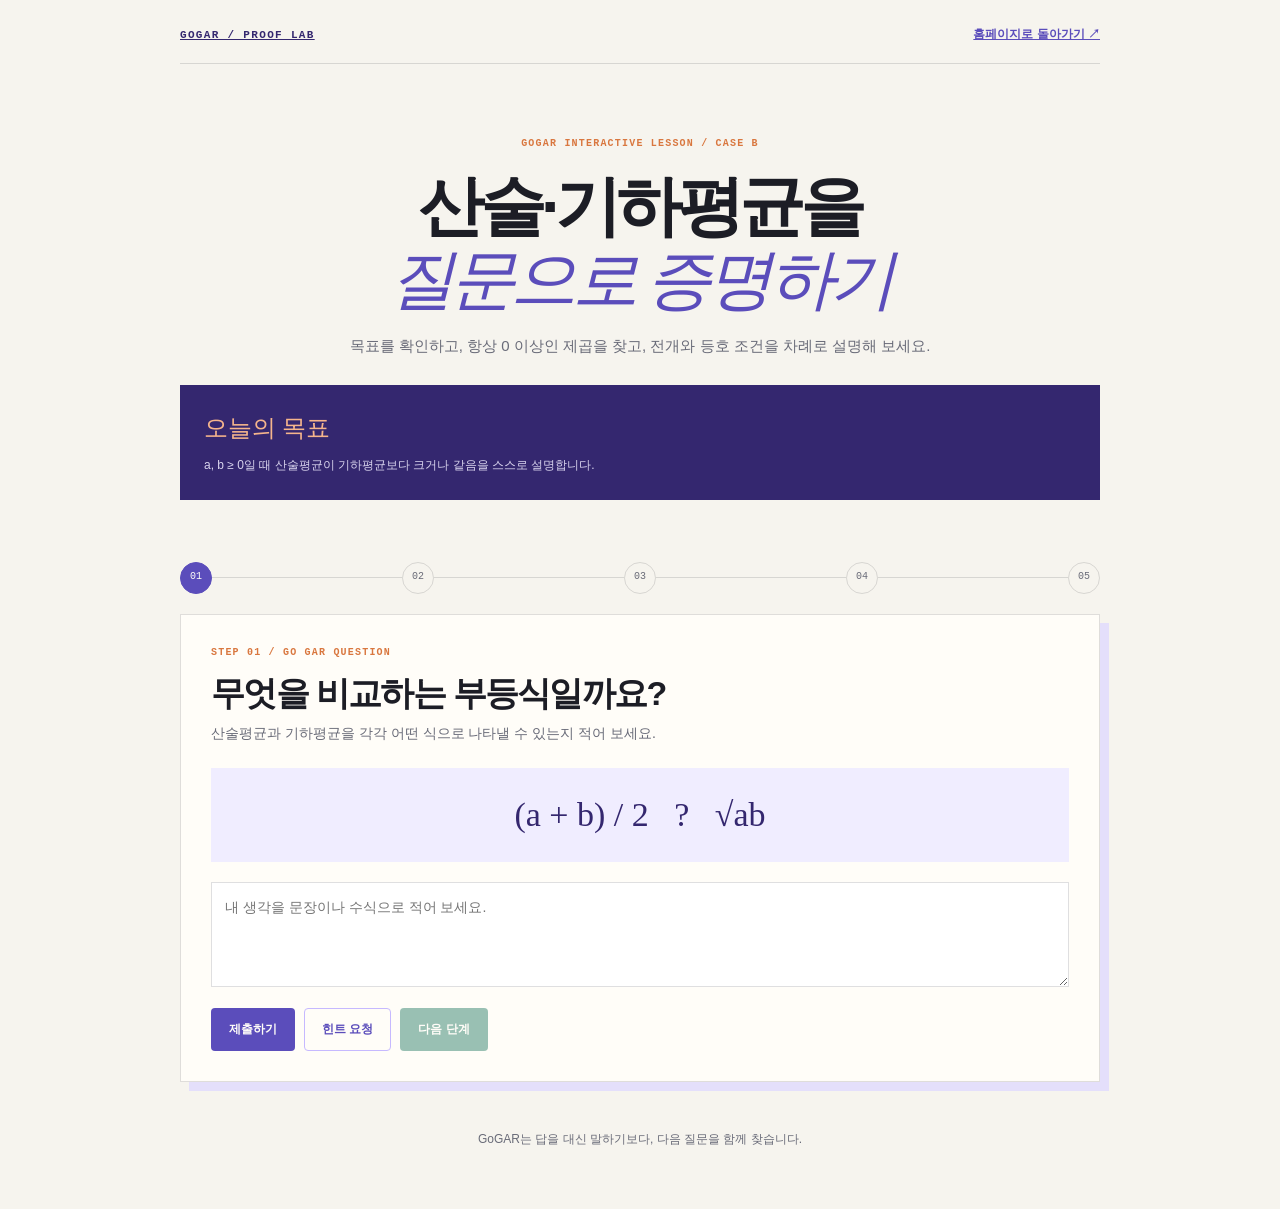
<file: gogar/amgm-lesson.html>
<!doctype html>
<html lang="ko">
<head>
  <meta charset="utf-8">
  <meta name="viewport" content="width=device-width, initial-scale=1">
  <title>GoGAR 수업 | 산술·기하평균 부등식</title>
  <style>
    :root { --ink:#1c1d25; --muted:#696b78; --paper:#f6f4ee; --white:#fffdf8; --violet:#5b4dbb; --deep:#34276f; --orange:#d9773f; --teal:#0f6e56; --line:rgba(28,29,37,.14); --serif:Georgia,"Times New Roman",serif; --sans:"Noto Sans KR","Malgun Gothic","Apple SD Gothic Neo",Arial,sans-serif; --mono:"SFMono-Regular",Consolas,monospace; }
    * { box-sizing:border-box; } body { margin:0; color:var(--ink); background:var(--paper); font-family:var(--sans); line-height:1.65; }
    .wrap { width:min(920px,calc(100% - 36px)); margin:0 auto; }
    header { padding:25px 0 18px; display:flex; justify-content:space-between; align-items:center; border-bottom:1px solid var(--line); }
    .brand { color:var(--deep); font-family:var(--mono); font-size:11px; font-weight:700; letter-spacing:.12em; }
    .back { color:var(--violet); font-size:12px; font-weight:700; }
    .hero { padding:72px 0 42px; text-align:center; }
    .eyebrow { margin:0 0 18px; color:var(--orange); font-family:var(--mono); font-size:10px; font-weight:700; letter-spacing:.12em; }
    h1 { margin:0 auto 18px; font-size:clamp(38px,7vw,66px); letter-spacing:-.07em; line-height:1.1; }
    h1 em { color:var(--violet); font-family:var(--serif); font-style:italic; font-weight:400; }
    .lede { max-width:620px; margin:0 auto; color:var(--muted); font-size:15px; word-break:keep-all; }
    .lesson-box { margin:26px auto 0; padding:24px; color:var(--white); background:var(--deep); text-align:left; }
    .lesson-box strong { color:#f5b58c; font-family:var(--serif); font-size:24px; font-weight:400; }
    .lesson-box p { margin:7px 0 0; color:#d9d4ee; font-size:12px; }
    .progress { display:flex; align-items:center; margin:20px 0; }
    .progress span { width:32px; height:32px; display:grid; place-items:center; border:1px solid var(--line); border-radius:50%; color:var(--muted); font-family:var(--mono); font-size:10px; }
    .progress span.active { color:var(--white); background:var(--violet); border-color:var(--violet); }
    .progress span.done { color:var(--teal); border-color:var(--teal); }
    .progress i { flex:1; height:1px; background:var(--line); }
    .card { padding:30px; border:1px solid var(--line); background:var(--white); box-shadow:9px 9px 0 #e4dffb; }
    .step-label { color:var(--orange); font-family:var(--mono); font-size:10px; font-weight:700; letter-spacing:.12em; }
    h2 { margin:12px 0 8px; font-size:clamp(23px,4vw,34px); letter-spacing:-.05em; line-height:1.2; }
    .prompt { margin:0 0 23px; color:var(--muted); font-size:14px; word-break:keep-all; }
    .math { margin:20px 0; padding:19px; color:var(--deep); background:#f0edff; font-family:var(--serif); font-size:clamp(23px,4vw,34px); text-align:center; }
    textarea { width:100%; min-height:105px; resize:vertical; padding:13px; border:1px solid var(--line); border-radius:0; background:#fff; color:var(--ink); font:14px/1.6 var(--sans); }
    textarea:focus { outline:2px solid #c6b9ff; border-color:var(--violet); }
    .actions { display:flex; flex-wrap:wrap; gap:9px; margin-top:12px; }
    button { min-height:43px; padding:0 17px; border:1px solid transparent; border-radius:4px; cursor:pointer; font-size:12px; font-weight:800; }
    .submit { color:var(--white); background:var(--violet); }
    .hint { color:var(--violet); border-color:#c6b9ff; background:transparent; }
    .next { color:var(--white); background:var(--teal); }
    button:disabled { cursor:not-allowed; opacity:.42; }
    .feedback { display:none; margin-top:19px; padding:16px; border-left:3px solid var(--teal); color:var(--teal); background:#eaf6ef; font-size:13px; }
    .feedback.show { display:block; }
    .feedback.wrong { color:#9c4d2a; border-left-color:var(--orange); background:#fff1e9; }
    .hint-box { display:none; margin-top:12px; padding:13px; color:var(--deep); background:#f0edff; font-size:12px; }
    .hint-box.show { display:block; }
    .result { display:none; margin-top:20px; padding:23px; color:var(--white); background:var(--deep); text-align:center; }
    .result.show { display:block; }
    .result span { color:#f5b58c; font-family:var(--mono); font-size:10px; letter-spacing:.12em; }
    .result strong { display:block; margin-top:11px; color:#fff; font-family:var(--serif); font-size:clamp(24px,5vw,40px); font-weight:400; }
    .result small { display:block; margin-top:8px; color:#d9d4ee; }
    footer { padding:48px 0 60px; color:var(--muted); font-size:12px; text-align:center; }
    @media (max-width:560px) { .hero { padding-top:48px; } .card { padding:21px; } .lesson-box { padding:20px; } .progress span { width:28px; height:28px; } }
  </style>
</head>
<body>
  <div class="wrap">
    <header><a class="brand" href="index.html">GOGAR / PROOF LAB</a><a class="back" href="index.html">홈페이지로 돌아가기 ↗</a></header>
    <main>
      <section class="hero">
        <p class="eyebrow">GOGAR INTERACTIVE LESSON / CASE B</p>
        <h1>산술·기하평균을<br><em>질문으로 증명하기</em></h1>
        <p class="lede">목표를 확인하고, 항상 0 이상인 제곱을 찾고, 전개와 등호 조건을 차례로 설명해 보세요.</p>
        <div class="lesson-box"><strong>오늘의 목표</strong><p>a, b ≥ 0일 때 산술평균이 기하평균보다 크거나 같음을 스스로 설명합니다.</p></div>
      </section>
      <div class="progress" aria-label="전체 다섯 단계"><span class="active" data-dot="0">01</span><i></i><span data-dot="1">02</span><i></i><span data-dot="2">03</span><i></i><span data-dot="3">04</span><i></i><span data-dot="4">05</span></div>
      <section class="card" aria-live="polite">
        <div class="step-label" id="step-label">STEP 01 / GO GAR QUESTION</div>
        <h2 id="step-title"></h2>
        <p class="prompt" id="step-prompt"></p>
        <div class="math" id="step-math"></div>
        <textarea id="answer" placeholder="내 생각을 문장이나 수식으로 적어 보세요."></textarea>
        <div class="actions"><button class="submit" id="submit" type="button">제출하기</button><button class="hint" id="hint" type="button">힌트 요청</button><button class="next" id="next" type="button" disabled>다음 단계</button></div>
        <div class="feedback" id="feedback"></div><div class="hint-box" id="hint-box"></div><div class="result" id="result"><span>GO GAR PROOF COMPLETE</span><strong>(a + b) / 2 ≥ √ab</strong><small>등호는 a = b일 때 성립합니다.</small></div>
      </section>
    </main>
    <footer>GoGAR는 답을 대신 말하기보다, 다음 질문을 함께 찾습니다.</footer>
  </div>
  <script>
    const steps = [
      { title: '무엇을 비교하는 부등식일까요?', prompt: '산술평균과 기하평균을 각각 어떤 식으로 나타낼 수 있는지 적어 보세요.', math: '<span>(a + b) / 2&nbsp;&nbsp; ? &nbsp;&nbsp;√ab</span>', hint: '산술평균은 두 수의 합을 2로 나눈 값이고, 기하평균은 두 수의 곱의 제곱근입니다.', keys: ['a', 'b'] },
      { title: '항상 0 이상인 식을 찾아볼까요?', prompt: '어떤 수를 제곱한 값은 항상 0 이상입니다. a와 b를 사용해 제곱식을 만들어 보세요.', math: '(√a − √b)² ≥ 0', hint: '√a와 √b의 차이를 제곱하면 됩니다. 제곱이므로 음수가 될 수 없습니다.', keys: ['제곱'] },
      { title: '그 식을 전개하면 어떻게 될까요?', prompt: '제곱식을 전개하고, 양변에서 어떤 항을 옮기면 되는지 설명해 보세요.', math: 'a − 2√ab + b ≥ 0', hint: '−2√ab를 오른쪽으로 옮기면 a+b와 2√ab를 비교할 수 있습니다.', keys: ['a', 'b'] },
      { title: '양변을 2로 나누면?', prompt: 'a + b ≥ 2√ab에서 양변을 2로 나누어 최종 부등식을 완성하세요.', math: 'a + b ≥ 2√ab', hint: '2로 나누면 왼쪽은 산술평균, 오른쪽은 기하평균이 됩니다.', keys: ['2'] },
      { title: '언제 등호가 성립할까요?', prompt: '처음에 사용한 제곱이 0이 되는 조건을 생각해 등호 조건을 적어 보세요.', math: '(√a − √b)² = 0  ⇔  ?', hint: '√a=√b이면 제곱이 0입니다. a,b가 0 이상이라는 조건을 함께 생각해 보세요.', keys: ['a', 'b'] }
    ];
    let current = 0; let solved = false;
    const $ = (id) => document.getElementById(id);
    function render() { const step = steps[current]; $('step-label').textContent = `STEP ${String(current + 1).padStart(2, '0')} / GO GAR QUESTION`; $('step-title').textContent = step.title; $('step-prompt').textContent = step.prompt; $('step-math').innerHTML = step.math; $('answer').value = ''; $('feedback').className = 'feedback'; $('feedback').textContent = ''; $('hint-box').className = 'hint-box'; $('hint-box').textContent = ''; $('next').disabled = true; solved = false; document.querySelectorAll('[data-dot]').forEach((dot, index) => { dot.classList.toggle('active', index === current); dot.classList.toggle('done', index < current); }); $('result').classList.toggle('show', current === steps.length - 1 && solved); }
    function checkAnswer() { const value = $('answer').value.trim().toLowerCase(); const enough = value.length >= 2 && (current === 0 ? value.includes('a') && value.includes('b') : current === 1 ? value.includes('제곱') || value.includes('sqrt') || value.includes('√') : current === 2 ? value.includes('a') && value.includes('b') : current === 3 ? value.includes('2') : value.includes('a') && value.includes('b')); $('feedback').className = `feedback show${enough ? '' : ' wrong'}`; $('feedback').textContent = enough ? (current === 4 ? '좋습니다. √a = √b이므로 a = b일 때 등호가 성립합니다. 이제 전체 증명이 연결되었습니다.' : '좋아요. 핵심 연결을 찾았습니다. 이 생각이 다음 단계로 이어집니다.') : '방향은 맞습니다. 식에 들어 있는 핵심 기호나 조건을 한 번 더 써 보세요. 힌트를 눌러도 좋습니다.'; $('next').disabled = !enough; solved = enough; if (current === steps.length - 1 && enough) $('result').classList.add('show'); }
    $('submit').addEventListener('click', checkAnswer); $('hint').addEventListener('click', () => { $('hint-box').className = 'hint-box show'; $('hint-box').textContent = `힌트 ${current + 1}: ${steps[current].hint}`; }); $('next').addEventListener('click', () => { if (!solved) return; if (current < steps.length - 1) { current += 1; render(); } }); render();
  </script>
</body>
</html>
</file>
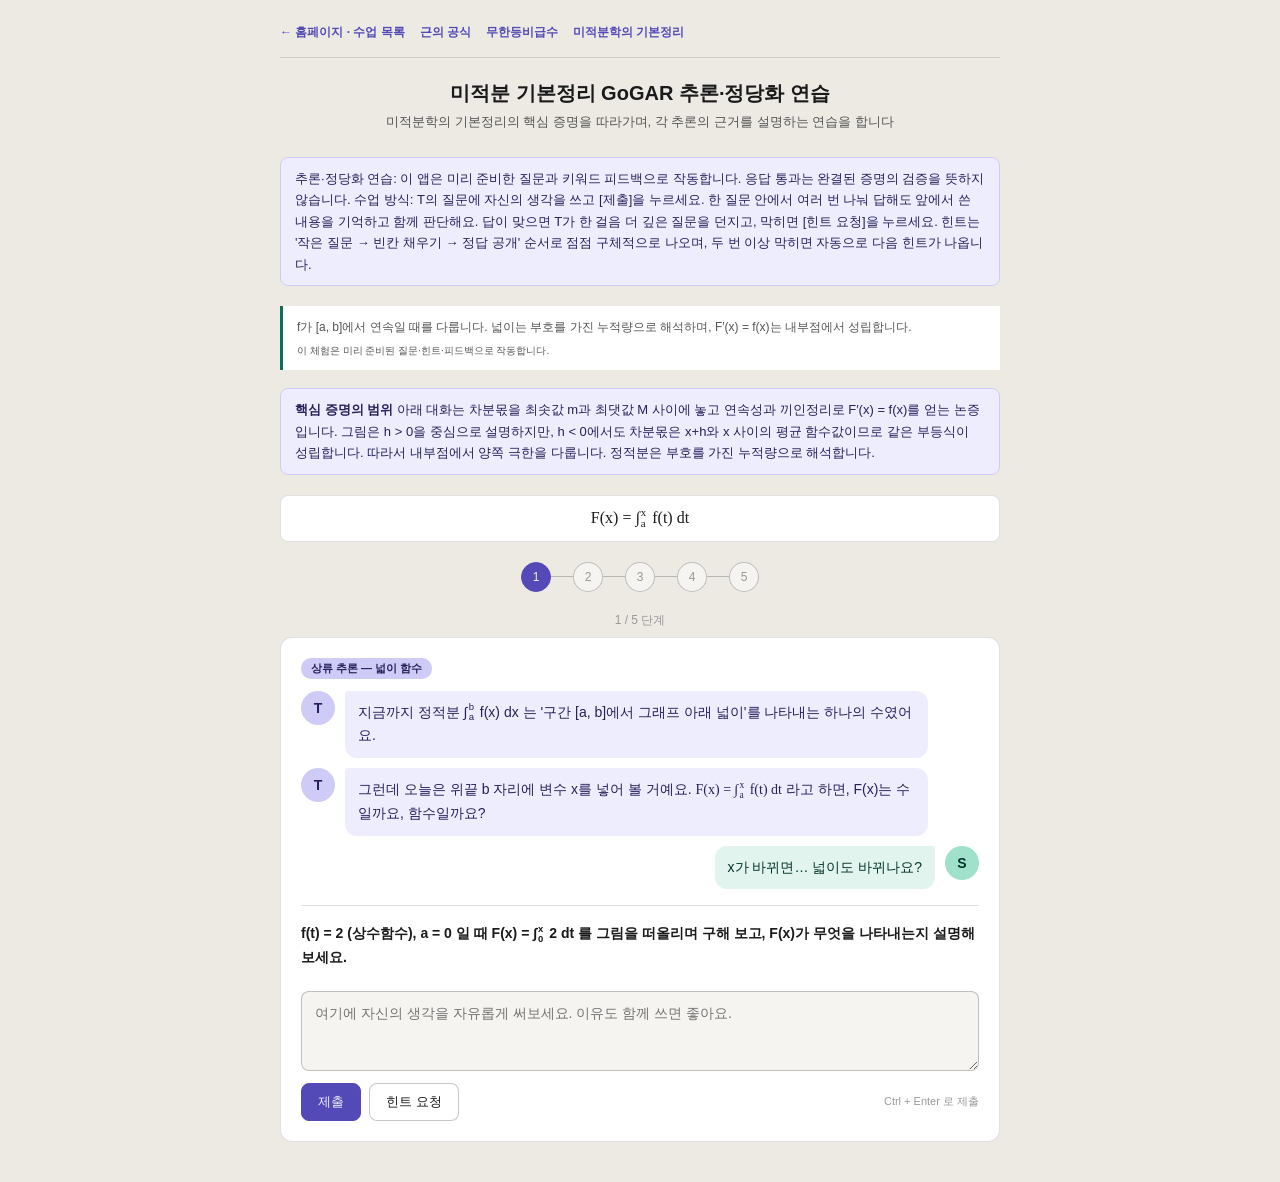
<file: gogar/ftc-lesson.html>
<!DOCTYPE html>
<html lang="ko">
<head>
<meta charset="UTF-8">
<meta http-equiv="Content-Type" content="text/html; charset=UTF-8">
<meta name="viewport" content="width=device-width, initial-scale=1.0">
<title>미적분학의 기본정리 | 추론과 정당화 연습</title>
<style>
*{box-sizing:border-box;margin:0;padding:0}
:root{
--bg:#fff;--bg2:#f5f4f0;--bg3:#eceae3;
--text:#1a1a1a;--text2:#555;--text3:#999;
--b:rgba(0,0,0,.12);--b2:rgba(0,0,0,.22);
--p0:#EEEDFE;--p1:#CECBF6;--p2:#534AB7;--p3:#26215C;
--t0:#E1F5EE;--t1:#9FE1CB;--t2:#0F6E56;--t3:#04342C;
--c0:#FAECE7;--c1:#F5C4B3;--c2:#993C1D;
--a0:#FAEEDA;--a1:#FAC775;--a2:#633806;
--r:8px;--rl:12px
}
@media(prefers-color-scheme:dark){
:root{
--bg:#1e1e1e;--bg2:#2a2a2a;--bg3:#333;
--text:#f0f0f0;--text2:#aaa;--text3:#666;
--b:rgba(255,255,255,.1);--b2:rgba(255,255,255,.22);
--p0:#26215C;--p1:#3C3489;--p2:#AFA9EC;--p3:#EEEDFE;
--t0:#04342C;--t1:#085041;--t2:#5DCAA5;--t3:#E1F5EE;
--c0:#4A1B0C;--c1:#712B13;--c2:#F0997B;
--a0:#412402;--a1:#633806;--a2:#FAC775
}}
body{font-family:-apple-system,BlinkMacSystemFont,'Segoe UI','Apple SD Gothic Neo','Malgun Gothic',sans-serif;background:var(--bg3);color:var(--text);min-height:100vh;padding:1.5rem 1rem}
.wrap{max-width:720px;margin:0 auto}
.site-links{display:flex;flex-wrap:wrap;gap:8px 15px;padding:0 0 16px;margin-bottom:22px;border-bottom:1px solid var(--b);font-size:12px}
.site-links a{color:var(--p2);text-decoration:none;font-weight:600}
.site-links a:hover{text-decoration:underline}
.lesson-context{margin-bottom:18px;padding:11px 14px;border-left:3px solid var(--t2);background:var(--bg);color:var(--text2);font-size:12px;line-height:1.7}
.lesson-context small{display:block;margin-top:5px;color:var(--text2)}
.hdr{text-align:center;margin-bottom:1.5rem}
.hdr h1{font-size:20px;font-weight:600}
.hdr p{font-size:13px;color:var(--text2);margin-top:5px;line-height:1.6}
.info{background:var(--p0);border:.5px solid var(--p1);border-radius:var(--r);padding:10px 14px;margin-bottom:1.25rem;font-size:13px;color:var(--p3);line-height:1.65}
.fbox{background:var(--bg);border:.5px solid var(--b);border-radius:var(--r);padding:11px 14px;margin-bottom:1.25rem;text-align:center;font-size:16px;font-family:'Cambria Math','STIX Two Math','Times New Roman',serif;color:var(--text)}
.snav{display:flex;margin-bottom:1.25rem;justify-content:center;align-items:center}
.sdot{width:30px;height:30px;border-radius:50%;border:.5px solid var(--b2);display:flex;align-items:center;justify-content:center;font-size:12px;color:var(--text3);background:var(--bg2);flex-shrink:0;transition:all .2s}
.sdot.cur{background:#534AB7;color:#EEEDFE;border-color:#534AB7}
.sdot.done{background:#0F6E56;color:#E1F5EE;border-color:#0F6E56;cursor:pointer}
.sline{width:22px;height:1px;background:var(--b2)}
.sbadge{font-size:12px;color:var(--text3);text-align:center;margin-bottom:.5rem}
.card{background:var(--bg);border:.5px solid var(--b);border-radius:var(--rl);padding:1.25rem;margin-bottom:1rem}
.tag{display:inline-block;font-size:11px;padding:3px 10px;border-radius:10px;margin-bottom:12px;font-weight:600}
.up{background:var(--p1);color:var(--p3)}
.dn{background:var(--t1);color:var(--t3)}
.ic{background:var(--c1);color:var(--c2)}
.en{background:var(--a1);color:var(--a2)}
.brow{display:flex;gap:10px;align-items:flex-start;margin-bottom:10px}
.brow.r{flex-direction:row-reverse}
.av{width:34px;height:34px;border-radius:50%;display:flex;align-items:center;justify-content:center;font-size:14px;font-weight:700;flex-shrink:0}
.av.t{background:var(--p1);color:var(--p3)}
.av.s{background:var(--t1);color:var(--t3)}
.bb{max-width:86%;padding:10px 13px;border-radius:12px;font-size:14px;line-height:1.7}
.bb.t{background:var(--p0);color:var(--p3);border-top-left-radius:3px}
.bb.s{background:var(--t0);color:var(--t3);border-top-right-radius:3px}
.m{font-family:'Cambria Math','STIX Two Math','Times New Roman',serif;white-space:nowrap}
.ig{display:inline-flex;align-items:center;white-space:nowrap}
.lim{display:inline-flex;flex-direction:column;font-size:.68em;line-height:1.05;margin:0 2px 0 1px;text-align:left}
hr{border:none;border-top:.5px solid var(--b);margin:1rem 0}
.ql{font-size:14px;font-weight:600;color:var(--text);margin-bottom:10px;line-height:1.65}
.clog{display:flex;flex-direction:column;gap:10px;margin-bottom:12px}
.cm{display:flex;gap:8px;align-items:flex-start}
.cm.me{flex-direction:row-reverse}
.cav{width:30px;height:30px;border-radius:50%;display:flex;align-items:center;justify-content:center;font-size:12px;font-weight:700;flex-shrink:0}
.cav.ai{background:var(--p1);color:var(--p3)}
.cav.me{background:var(--t1);color:var(--t3)}
.cb{max-width:86%;padding:9px 13px;border-radius:11px;font-size:13.5px;line-height:1.7;white-space:pre-wrap}
.cb.ai{background:var(--p0);color:var(--p3);border-top-left-radius:3px}
.cb.me{background:var(--t0);color:var(--t3);border-top-right-radius:3px}
.cb.ok{background:var(--t0);color:var(--t2);border:.5px solid var(--t1);border-top-left-radius:3px}
.cb.partial{background:var(--a0);color:var(--a2);border:.5px solid var(--a1);border-top-left-radius:3px}
.cb.miss{background:var(--c0);color:var(--c2);border:.5px solid var(--c1);border-top-left-radius:3px}
.cb.hint{background:var(--bg2);color:var(--text);border:.5px dashed var(--b2);border-top-left-radius:3px}
.cb.typing{color:var(--text3);background:var(--bg2)}
.phase{font-size:12px;color:var(--text3);margin:4px 0 8px}
textarea{width:100%;min-height:80px;font-size:14px;font-family:inherit;color:var(--text);background:var(--bg2);border:.5px solid var(--b2);border-radius:var(--r);padding:10px 13px;resize:vertical;line-height:1.6}
textarea:focus{outline:none;border-color:#7F77DD;box-shadow:0 0 0 2px rgba(83,74,183,.12)}
.brow2{display:flex;gap:8px;margin-top:8px;flex-wrap:wrap;align-items:center}
.kbd{font-size:11px;color:var(--text3);margin-left:auto}
.btn{border:.5px solid var(--b2);border-radius:var(--r);padding:9px 16px;font-size:13px;font-family:inherit;cursor:pointer;transition:all .15s}
.btn:disabled{opacity:.45;cursor:default}
.bp{background:#534AB7;color:#EEEDFE;border-color:#534AB7}
.bp:hover:not(:disabled){background:#3C3489}
.bs{background:var(--bg);color:var(--text)}
.bs:hover:not(:disabled){background:var(--bg2)}
.nrow{margin-top:.25rem;margin-bottom:1rem;display:none;justify-content:flex-end}
.nrow.show{display:flex}
.sum{background:var(--bg);border:.5px solid var(--b);border-radius:var(--rl);padding:1.5rem}
.sum h2{font-size:17px;font-weight:600;margin-bottom:1rem}
.ff{text-align:center;margin:1rem 0 1.25rem;padding:14px;background:var(--p0);border-radius:var(--r);font-size:17px;font-family:'Cambria Math','STIX Two Math','Times New Roman',serif;color:var(--p3);border:.5px solid var(--p1);line-height:1.8}
.si{display:flex;gap:10px;margin-bottom:12px;align-items:flex-start}
.si .tag{flex-shrink:0;margin-bottom:0;min-width:96px;text-align:center}
.st{font-size:13.5px;line-height:1.7}
.note{margin-top:1rem;padding:12px 14px;background:var(--bg2);border-radius:var(--r);border:.5px solid var(--b);font-size:13px;color:var(--text2);line-height:1.7}
.again{margin-top:1rem;display:flex;justify-content:center}
@media(max-width:480px){.si{flex-direction:column;gap:4px}.bb,.cb{max-width:92%}}
</style>
</head>
<body>
<div class="wrap">
<nav class="site-links" aria-label="GoGAR 수업 이동"><a href="index.html#lessons">← 홈페이지 · 수업 목록</a><a href="lesson.html">근의 공식</a><a href="series-lesson.html?v=20261019-r2">무한등비급수</a><a href="ftc-lesson.html?v=20261019-ftc2">미적분학의 기본정리</a></nav>
<div class="hdr"><h1 id="title"></h1><p id="subtitle"></p></div>
<div class="info" id="info"></div>
<div class="lesson-context">f가 [a, b]에서 연속일 때를 다룹니다. 넓이는 부호를 가진 누적량으로 해석하며, F′(x) = f(x)는 내부점에서 성립합니다.<small>이 체험은 미리 준비된 질문·힌트·피드백으로 작동합니다.</small></div>
<div class="info" id="proof-scope"><strong>핵심 증명의 범위</strong> 아래 대화는 차분몫을 최솟값 m과 최댓값 M 사이에 놓고 연속성과 끼인정리로 F′(x) = f(x)를 얻는 논증입니다. 그림은 h &gt; 0을 중심으로 설명하지만, h &lt; 0에서도 차분몫은 x+h와 x 사이의 평균 함수값이므로 같은 부등식이 성립합니다. 따라서 내부점에서 양쪽 극한을 다룹니다. 정적분은 부호를 가진 누적량으로 해석합니다.</div>
<div class="fbox" id="fdisp"></div>
<div class="snav" id="snav"></div>
<div id="main"></div>
</div>
<script>
var T={
title:"\uBBF8\uC801\uBD84 \uAE30\uBCF8\uC815\uB9AC GoGAR \uCD94\uB860\u00B7\uC815\uB2F9\uD654 \uC5F0\uC2B5",
subtitle:"\uBBF8\uC801\uBD84\uD559\uC758 \uAE30\uBCF8\uC815\uB9AC\uC758 \uD575\uC2EC \uC99D\uBA85\uC744 \uB530\uB77C\uAC00\uBA70, \uAC01 \uCD94\uB860\uC758 \uADFC\uAC70\uB97C \uC124\uBA85\uD558\uB294 \uC5F0\uC2B5\uC744 \uD569\uB2C8\uB2E4",
info:"\uCD94\uB860\u00B7\uC815\uB2F9\uD654 \uC5F0\uC2B5: \uC774 \uC571\uC740 \uBBF8\uB9AC \uC900\uBE44\uD55C \uC9C8\uBB38\uACFC \uD0A4\uC6CC\uB4DC \uD53C\uB4DC\uBC31\uC73C\uB85C \uC791\uB3D9\uD569\uB2C8\uB2E4. \uC751\uB2F5 \uD1B5\uACFC\uB294 \uC644\uACB0\uB41C \uC99D\uBA85\uC758 \uAC80\uC99D\uC744 \uB73B\uD558\uC9C0 \uC54A\uC2B5\uB2C8\uB2E4. \uC218\uC5C5 \uBC29\uC2DD: T\uC758 \uC9C8\uBB38\uC5D0 \uC790\uC2E0\uC758 \uC0DD\uAC01\uC744 \uC4F0\uACE0 [\uC81C\uCD9C]\uC744 \uB204\uB974\uC138\uC694. \uD55C \uC9C8\uBB38 \uC548\uC5D0\uC11C \uC5EC\uB7EC \uBC88 \uB098\uB220 \uB2F5\uD574\uB3C4 \uC55E\uC5D0\uC11C \uC4F4 \uB0B4\uC6A9\uC744 \uAE30\uC5B5\uD558\uACE0 \uD568\uAED8 \uD310\uB2E8\uD574\uC694. \uB2F5\uC774 \uB9DE\uC73C\uBA74 T\uAC00 \uD55C \uAC78\uC74C \uB354 \uAE4A\uC740 \uC9C8\uBB38\uC744 \uB358\uC9C0\uACE0, \uB9C9\uD788\uBA74 [\uD78C\uD2B8 \uC694\uCCAD]\uC744 \uB204\uB974\uC138\uC694. \uD78C\uD2B8\uB294 '\uC791\uC740 \uC9C8\uBB38 \u2192 \uBE48\uCE78 \uCC44\uC6B0\uAE30 \u2192 \uC815\uB2F5 \uACF5\uAC1C' \uC21C\uC11C\uB85C \uC810\uC810 \uAD6C\uCCB4\uC801\uC73C\uB85C \uB098\uC624\uBA70, \uB450 \uBC88 \uC774\uC0C1 \uB9C9\uD788\uBA74 \uC790\uB3D9\uC73C\uB85C \uB2E4\uC74C \uD78C\uD2B8\uAC00 \uB098\uC635\uB2C8\uB2E4.",
final:"d/dx \u222B[a,x] f(t) dt = f(x)<br>\u222B[a,b] f(x) dx = G(b) \u2212 G(a)<br><span style=\"font-size:14px\">(f\uB294 \uC5F0\uC18D\uD568\uC218, G\uB294 f\uC758 \uC784\uC758\uC758 \uBD80\uC815\uC801\uBD84)</span>",
note:"\uC774 \uC218\uC5C5\uC758 \uB300\uD654 \uC790\uCCB4\uAC00 GoGAR(\uC774\uC720\uB97C \uC8FC\uACE0\uBC1B\uB294 \uAC8C\uC784)\uC600\uC5B4\uC694. \uB113\uC774 \uD568\uC218\uB77C\uB294 \uC815\uC758\uC5D0\uC11C \uCD9C\uBC1C\uD558\uACE0(\uC0C1\uB958 \uCD94\uB860), \uB760\uC758 \uB113\uC774\uC640 \uADF9\uD55C\uC73C\uB85C F\u2032(x) = f(x)\uB97C \uC774\uB04C\uC5B4\uB0B4\uACE0(\uD558\uB958 \uCD94\uB860), \uADF8\uB7F4\uB4EF\uD558\uC9C0\uB9CC \uD2C0\uB9B0 \uACC4\uC0B0\uC744 \uAC00\uB824\uB0B4\uACE0(\uC591\uB9BD \uBD88\uAC00\uB2A5), \uC6B0\uB9AC\uAC00 \uB298 \uC4F0\uB358 'G(b) \u2212 G(a)' \uACC4\uC0B0\uC774 \uC65C \uC815\uB2F9\uD55C\uC9C0 \uC2A4\uC2A4\uB85C \uC124\uBA85\uD558\uB294(\uC790\uACA9 \uBD80\uC5EC) \uACFC\uC815 \uC804\uCCB4\uAC00 \uC218\uD559\uC801 \uC774\uD574\uB97C \uC810\uAC80\uD558\uB294 \uC5F0\uC2B5\uC785\uB2C8\uB2E4.",
steps:[

/* ---------- 1 ---------- */
{tag:"up",tagTxt:"\uC0C1\uB958 \uCD94\uB860 \u2014 \uB113\uC774 \uD568\uC218",
formula:"F(x) = \u222B[a,x] f(t) dt",
bubbles:[
{r:"t",txt:"\uC9C0\uAE08\uAE4C\uC9C0 \uC815\uC801\uBD84 \u222B[a,b] f(x) dx \uB294 '\uAD6C\uAC04 [a, b]\uC5D0\uC11C \uADF8\uB798\uD504 \uC544\uB798 \uB113\uC774'\uB97C \uB098\uD0C0\uB0B4\uB294 \uD558\uB098\uC758 \uC218\uC600\uC5B4\uC694."},
{r:"t",txt:"\uADF8\uB7F0\uB370 \uC624\uB298\uC740 \uC704\uB05D b \uC790\uB9AC\uC5D0 \uBCC0\uC218 x\uB97C \uB123\uC5B4 \uBCFC \uAC70\uC608\uC694. <span class='m'>F(x) = \u222B[a,x] f(t) dt</span> \uB77C\uACE0 \uD558\uBA74, F(x)\uB294 \uC218\uC77C\uAE4C\uC694, \uD568\uC218\uC77C\uAE4C\uC694?"},
{r:"s",txt:"x\uAC00 \uBC14\uB00C\uBA74\u2026 \uB113\uC774\uB3C4 \uBC14\uB00C\uB098\uC694?"}],
q:"f(t) = 2 (\uC0C1\uC218\uD568\uC218), a = 0 \uC77C \uB54C F(x) = \u222B[0,x] 2 dt \uB97C \uADF8\uB9BC\uC744 \uB5A0\uC62C\uB9AC\uBA70 \uAD6C\uD574 \uBCF4\uACE0, F(x)\uAC00 \uBB34\uC5C7\uC744 \uB098\uD0C0\uB0B4\uB294\uC9C0 \uC124\uBA85\uD574\uBCF4\uC138\uC694.",
good:{need:2,groups:[
 {kw:["2x","2*x","x*2","2\uBC30"],
  lack:"F(x)\uAC00 \uBB34\uC5C7\uC744 \uB73B\uD558\uB294\uC9C0\uB294 \uC798 \uC124\uBA85\uD588\uC5B4\uC694. \uADF8\uB7FC f(t) = 2\uC77C \uB54C 0\uBD80\uD130 x\uAE4C\uC9C0\uC758 \uB113\uC774\uB97C \uC9C1\uC811 \uC2DD\uC73C\uB85C \uAD6C\uD558\uBA74 \uC5BC\uB9C8\uC778\uAC00\uC694? (\uAC00\uB85C x, \uC138\uB85C 2\uC778 \uC9C1\uC0AC\uAC01\uD615!)"},
 {kw:["\uB113\uC774","\uBA74\uC801","x\uAE4C\uC9C0","x\uC5D0\uB530\uB77C","x\uAC00\uBCC0","x\uAC00\uBC14\uB00C","\uD568\uC218","\uC9C1\uC0AC\uAC01\uD615","\uB204\uC801"],
  lack:"F(x) = 2x \uACC4\uC0B0\uC740 \uB9DE\uC544\uC694! \uADF8\uB7F0\uB370 \uC774 2x\uB294 \uADF8\uB9BC\uC5D0\uC11C \uBB34\uC5C7\uC744 \uB73B\uD558\uB098\uC694? \uADF8\uB9AC\uACE0 x\uAC00 \uBC14\uB00C\uBA74 F(x)\uB294 \uC5B4\uB5BB\uAC8C \uB418\uB098\uC694?"}],
 ok:"\uC815\uD655\uD574\uC694! F(x) = 2x \uC774\uACE0, F(x)\uB294 'a\uBD80\uD130 x\uAE4C\uC9C0 \uADF8\uB798\uD504 \uC544\uB798 \uB113\uC774'\uB97C x\uC5D0 \uB530\uB77C \uC54C\uB824 \uC8FC\uB294 <b>\uB113\uC774 \uD568\uC218</b>\uC608\uC694."},
miss:["y = 2 \uADF8\uB798\uD504\uB97C \uADF8\uB824 \uBCF4\uC138\uC694. t = 0\uBD80\uD130 t = x\uAE4C\uC9C0 \uADF8\uB798\uD504 \uC544\uB798 \uBD80\uBD84\uC740 \uC5B4\uB5A4 \uB3C4\uD615\uC774\uC8E0? \uAC00\uB85C\uC640 \uC138\uB85C\uB294?",
"x = 1\uC774\uBA74 \uB113\uC774\uB294? x = 3\uC774\uBA74? x\uAC00 \uBC14\uB014 \uB54C\uB9C8\uB2E4 \uB113\uC774\uAC00 \uB2EC\uB77C\uC9C4\uB2E4\uBA74, F\uB294 x\uC758 \uBB34\uC5C7\uC774\uB77C\uACE0 \uD560 \uC218 \uC788\uC744\uAE4C\uC694?"],
hints:["\uC791\uC740 \uC9C8\uBB38 1: y = 2 \uADF8\uB798\uD504 \uC544\uB798, t = 0\uBD80\uD130 t = 1\uAE4C\uC9C0\uC758 \uB113\uC774\uB294? t = 3\uAE4C\uC9C0\uB294?",
"\uC791\uC740 \uC9C8\uBB38 2: \uADF8\uB807\uB2E4\uBA74 t = 0\uBD80\uD130 t = x\uAE4C\uC9C0\uC758 \uB113\uC774\uB294 x\uB97C \uC368\uC11C \uC5B4\uB5BB\uAC8C \uB098\uD0C0\uB0BC\uAE4C\uC694?",
"\uC791\uC740 \uC9C8\uBB38 3: \uADF8 \uAC12\uC740 x\uAC00 \uBC14\uB00C\uBA74 \uD568\uAED8 \uBC14\uB00C\uB098\uC694? \uADF8\uB807\uB2E4\uBA74 F\uB294 x\uC758 \u25CB\u25CB\uC608\uC694. \uADF8\uB9AC\uACE0 \uADF8 \uAC12\uC740 \uADF8\uB9BC\uC5D0\uC11C \uBB34\uC5C7\uC774\uC8E0?"],
frame:"f(t) = 2\uC774\uBA74 0\uBD80\uD130 x\uAE4C\uC9C0 \uADF8\uB798\uD504 \uC544\uB798\uB294 \uAC00\uB85C x, \uC138\uB85C 2\uC778 \uC9C1\uC0AC\uAC01\uD615\uC774\uBBC0\uB85C F(x) = ( \u2460 ). F(x)\uB294 0\uBD80\uD130 x\uAE4C\uC9C0\uC758 ( \u2461 )\uB97C x\uC5D0 \uB530\uB77C \uB098\uD0C0\uB0B4\uB294 \uD568\uC218\uC774\uB2E4.",
model:"F(x) = 2x \uC774\uB2E4. F(x)\uB294 0\uBD80\uD130 x\uAE4C\uC9C0 \uADF8\uB798\uD504 \uC544\uB798 \uB113\uC774\uB97C \uB098\uD0C0\uB0B4\uACE0, x\uAC00 \uBC14\uB00C\uBA74 \uAC12\uC774 \uBC14\uB00C\uBBC0\uB85C x\uC758 \uD568\uC218(\uB113\uC774 \uD568\uC218)\uC774\uB2E4.",
follow:{model:"F\u2032(x) = 2 \uC774\uACE0, \uC774\uB294 \uC6D0\uB798 \uD568\uC218 f(x) = 2 \uC640 \uAC19\uB2E4.",q:"\uADF8\uB7F0\uB370 F(x) = 2x \uB97C \uBBF8\uBD84\uD558\uBA74 \uBB34\uC5C7\uC774 \uB098\uC624\uB098\uC694? \uC6D0\uB798 \uD568\uC218 f\uC640 \uBE44\uAD50\uD558\uBA74 \uBB54\uAC00 \uB208\uC5D0 \uB744\uC9C0 \uC54A\uB098\uC694?",
 need:1,groups:[{kw:["2","f(x)","f\uC640\uAC19","\uC6D0\uB798\uD568\uC218","\uAC19\uB2E4","\uAC19\uC544","\uB611\uAC19"]}],
 ok:"\uBC14\uB85C \uADF8\uAC70\uC608\uC694! F\u2032(x) = 2 = f(x). \uB113\uC774 \uD568\uC218\uB97C \uBBF8\uBD84\uD588\uB354\uB2C8 \uC6D0\uB798 \uD568\uC218\uAC00 \uB098\uC654\uC5B4\uC694. \uC6B0\uC5F0\uC77C\uAE4C\uC694? \uB2E4\uC74C \uB2E8\uACC4\uBD80\uD130 \uC774 '\uC6B0\uC5F0'\uC774 \uC5B8\uC81C\uB098 \uC131\uB9BD\uD558\uB294 \uC774\uC720\uB97C \uCC3E\uC544\uBCFC\uAC8C\uC694.",
 miss:"F(x) = 2x \uB97C x\uC5D0 \uB300\uD574 \uBBF8\uBD84\uD558\uBA74 \uC5BC\uB9C8\uC778\uAC00\uC694? \uADF8 \uAC12\uC744 f(t) = 2 \uC640 \uBE44\uAD50\uD574 \uBCF4\uC138\uC694."},
sum:"F(x) = \u222B[a,x] f(t) dt \uB294 x\uC5D0 \uB530\uB77C \uBCC0\uD558\uB294 <b>\uB113\uC774 \uD568\uC218</b>. f = 2\uC77C \uB54C F(x) = 2x, F\u2032(x) = 2 = f(x)."},

/* ---------- 2 ---------- */
{tag:"dn",tagTxt:"\uD558\uB958 \uCD94\uB860 \u2014 \uB113\uC774\uC758 \uC99D\uAC00\uB7C9",
formula:"F(x + h) \u2212 F(x) = ?",
bubbles:[
{r:"t",txt:"F\u2032(x)\uAC00 f(x)\uC640 \uAC19\uC740 \uC774\uC720\uB97C \uCC3E\uC73C\uB824\uBA74 \uBBF8\uBD84\uC758 \uC815\uC758\uB85C \uB3CC\uC544\uAC00\uC57C \uD574\uC694. <span class='m'>F\u2032(x) = lim<sub>h\u21920</sub> [F(x + h) \u2212 F(x)] / h</span> \uC600\uC8E0."},
{r:"t",txt:"\uADF8\uB7EC\uB2C8\uAE4C \uBD84\uC790 F(x + h) \u2212 F(x) \uAC00 \uBB34\uC5C7\uC778\uC9C0\uBD80\uD130 \uC54C\uC544\uC57C \uD574\uC694. F(x + h)\uB294 a\uBD80\uD130 x + h\uAE4C\uC9C0\uC758 \uB113\uC774, F(x)\uB294 a\uBD80\uD130 x\uAE4C\uC9C0\uC758 \uB113\uC774\uC608\uC694."}],
q:"F(x + h) \u2212 F(x) \uB294 \uADF8\uB9BC\uC5D0\uC11C \uC5B4\uB5A4 \uBD80\uBD84\uC758 \uB113\uC774\uC778\uC9C0, \uC815\uC801\uBD84 \uAE30\uD638\uB85C\uB294 \uC5B4\uB5BB\uAC8C \uC4F8 \uC218 \uC788\uB294\uC9C0 \uC124\uBA85\uD574\uBCF4\uC138\uC694. (h > 0 \uC774\uB77C\uACE0 \uC0DD\uAC01\uD558\uC138\uC694.)",
good:{need:2,groups:[
 {kw:["x\uBD80\uD130x+h","x\uC5D0\uC11Cx+h","x~x+h","[x,x+h]","x\uC640x+h\uC0AC\uC774","x,x+h","x\uC5D0\uC11C\uBD80\uD130x+h","x+h\uAE4C\uC9C0","x\uC5D0\uC11Cx+h\uAE4C\uC9C0","\u222B[x,x+h]","\uD3EDh","\uD3ED\uC774h","\uB108\uBE44h","\uB108\uBE44\uAC00h","\uAC00\uB85Ch","\uAC00\uB85C\uAC00h"],
  lack:"\uB113\uC774\uC758 '\uCC28\uC774'\uB77C\uB294 \uAC74 \uB9DE\uC544\uC694. \uADF8 \uCC28\uC774\uB294 \uC815\uD655\uD788 t\uAC00 \uC5B4\uB514\uBD80\uD130 \uC5B4\uB514\uAE4C\uC9C0\uC778 \uBD80\uBD84\uC778\uAC00\uC694?"},
 {kw:["\uB113\uC774","\uBA74\uC801","\uB760","\uC870\uAC01","\uC9C1\uC0AC\uAC01\uD615","\uCC28\uC774","\uC99D\uAC00","\uB298\uC5B4\uB09C","\uBD80\uBD84"],
  lack:"\uAD6C\uAC04\uC740 \uC815\uD655\uD574\uC694! \uADF8 \uAD6C\uAC04\uC5D0\uC11C \uC774 \uAC12\uC774 \uADF8\uB9BC\uC758 \uBB34\uC5C7(\uADF8\uB798\uD504 \uC544\uB798 \u25CB\u25CB)\uC778\uC9C0\uB3C4 \uD568\uAED8 \uB9D0\uD574\uBCF4\uC138\uC694."}],
 ok:"\uD6CC\uB96D\uD574\uC694! <span class='m'>F(x + h) \u2212 F(x) = \u222B[x,x+h] f(t) dt</span>, \uC989 x\uBD80\uD130 x + h\uAE4C\uC9C0 \uD3ED\uC774 h\uC778 \uC587\uC740 \uB760\uC758 \uB113\uC774\uC608\uC694."},
miss:["\uD070 \uB113\uC774(a\uBD80\uD130 x + h\uAE4C\uC9C0)\uC5D0\uC11C \uC791\uC740 \uB113\uC774(a\uBD80\uD130 x\uAE4C\uC9C0)\uB97C \uBE7C\uBA74 \uC5B4\uB5A4 \uBD80\uBD84\uC774 \uB0A8\uB098\uC694? \uADF8\uB9BC\uC5D0\uC11C \uC0C9\uCE60\uD574 \uBCF4\uC138\uC694.",
"\u222B[a,x+h] f(t) dt = \u222B[a,x] f(t) dt + \u222B[x,x+h] f(t) dt \uB77C\uB294 \uC815\uC801\uBD84\uC758 \uC131\uC9C8\uC744 \uB5A0\uC62C\uB824 \uBCF4\uC138\uC694."],
hints:["\uC791\uC740 \uC9C8\uBB38 1: a\uBD80\uD130 x + h\uAE4C\uC9C0\uC758 \uB113\uC774\uB97C '[a, x] \uBD80\uBD84'\uACFC '\uB098\uBA38\uC9C0 \uBD80\uBD84'\uC73C\uB85C \uB098\uB204\uBA74, \uB098\uBA38\uC9C0 \uBD80\uBD84\uC740 \uC5B4\uB514\uC778\uAC00\uC694?",
"\uC791\uC740 \uC9C8\uBB38 2: \uADF8 \uB098\uBA38\uC9C0 \uBD80\uBD84\uC740 \uAC00\uB85C \uAE38\uC774\uAC00 \uC5BC\uB9C8\uC778 '\uC587\uC740 \uB760'\uC778\uAC00\uC694?",
"\uC791\uC740 \uC9C8\uBB38 3: \uADF8 \uB760\uC758 \uB113\uC774\uB97C \uC815\uC801\uBD84 \uAE30\uD638\uB85C \uC4F0\uBA74 \u222B[?,?] f(t) dt \uC608\uC694. \uC544\uB798\uB05D\uACFC \uC704\uB05D\uC740?"],
frame:"F(x + h) \u2212 F(x)\uB294 t\uAC00 ( \u2460 )\uBD80\uD130 ( \u2461 )\uAE4C\uC9C0\uC778, \uD3ED h\uC758 \uC587\uC740 \uB760\uC758 ( \u2462 )\uC774\uACE0, \uAE30\uD638\uB85C\uB294 \u222B[x,x+h] f(t) dt \uC774\uB2E4.",
model:"F(x + h) \u2212 F(x) = \u222B[x,x+h] f(t) dt \uC774\uACE0, x\uBD80\uD130 x + h\uAE4C\uC9C0 \uD3ED\uC774 h\uC778 \uC587\uC740 \uB760\uC758 \uB113\uC774\uC774\uB2E4.",
follow:{model:"\uB113\uC774\uB97C \uD3ED\uC73C\uB85C \uB098\uB208 \uAC12\uC740 \uADF8 \uB760\uC758 \uD3C9\uADE0 \uB192\uC774\uC774\uB2E4.",q:"\uADF8\uB7EC\uBA74 [F(x + h) \u2212 F(x)] / h \uB294 '\uB760\uC758 \uB113\uC774 \u00F7 \uB760\uC758 \uD3ED'\uC774\uC5D0\uC694. \uB113\uC774\uB97C \uD3ED\uC73C\uB85C \uB098\uB208 \uAC12\uC740 \uADF8 \uB760\uB97C \uAC19\uC740 \uB113\uC774\uC758 \uC9C1\uC0AC\uAC01\uD615\uC73C\uB85C \uBC14\uAFC0 \uB54C \uBB34\uC5C7\uC5D0 \uD574\uB2F9\uD560\uAE4C\uC694?",
 need:1,groups:[{kw:["\uB192\uC774","\uC138\uB85C","\uD3C9\uADE0","f(x)","\uD568\uC22B\uAC12","\uD568\uC218\uAC12"]}],
 ok:"\uB9DE\uC544\uC694! \uB113\uC774 \u00F7 \uD3ED = <b>\uD3C9\uADE0 \uB192\uC774</b>\uC608\uC694. \uC774\uC81C \uC9C8\uBB38\uC740 'h \u2192 0 \uC77C \uB54C \uC774 \uD3C9\uADE0 \uB192\uC774\uAC00 \uC5B4\uB514\uB85C \uAC00\uB294\uAC00'\uB85C \uBC14\uB00C\uC5C8\uC5B4\uC694.",
 miss:"\uC9C1\uC0AC\uAC01\uD615\uC758 \uB113\uC774 = \uAC00\uB85C \u00D7 \uC138\uB85C \uC608\uC694. \uB113\uC774\uB97C \uAC00\uB85C(\uD3ED h)\uB85C \uB098\uB204\uBA74 \uBB34\uC5C7\uC774 \uB098\uC624\uC8E0?"},
sum:"F(x + h) \u2212 F(x) = \u222B[x,x+h] f(t) dt (\uD3ED h\uC778 \uB760\uC758 \uB113\uC774). \uC774\uB97C h\uB85C \uB098\uB204\uBA74 \uB760\uC758 <b>\uD3C9\uADE0 \uB192\uC774</b>."},

/* ---------- 3 ---------- */
{tag:"dn",tagTxt:"\uD558\uB958 \uCD94\uB860 \u2014 \uB760\uB97C \uD55C\uC5C6\uC774 \uC587\uAC8C",
formula:"F\u2032(x) = lim<sub>h\u21920</sub> (1/h) \u222B[x,x+h] f(t) dt",
bubbles:[
{r:"t",txt:"\uAD6C\uAC04 [x, x + h]\uC5D0\uC11C f\uC758 \uCD5C\uC19F\uAC12\uC744 m, \uCD5C\uB313\uAC12\uC744 M\uC774\uB77C \uD574 \uBCFC\uAC8C\uC694. \uADF8\uB7EC\uBA74 \uB760\uC758 \uB113\uC774\uB294 \uB192\uC774 m\uC778 \uC9C1\uC0AC\uAC01\uD615\uBCF4\uB2E4 \uD06C\uAC70\uB098 \uAC19\uACE0, \uB192\uC774 M\uC778 \uC9C1\uC0AC\uAC01\uD615\uBCF4\uB2E4 \uC791\uAC70\uB098 \uAC19\uC544\uC694."},
{r:"t",txt:"\uC2DD\uC73C\uB85C \uC4F0\uBA74 <span class='m'>m\u00B7h \u2264 \u222B[x,x+h] f(t) dt \u2264 M\u00B7h</span>, \uAC01 \uBCC0\uC744 h\uB85C \uB098\uB204\uBA74 <span class='m'>m \u2264 [F(x + h) \u2212 F(x)] / h \u2264 M</span> \uC774\uC5D0\uC694."},
{r:"s",txt:"h\uB97C 0\uC73C\uB85C \uBCF4\uB0B4\uBA74 m\uC774\uB791 M\uC740 \uC5B4\uB5BB\uAC8C \uB418\uB294 \uAC70\uC8E0?"}],
q:"f\uAC00 \uC5F0\uC18D\uD568\uC218\uC77C \uB54C h \u2192 0 \uC774\uBA74 m\uACFC M\uC774 \uC5B4\uB514\uB85C \uAC00\uB294\uC9C0, \uADF8\uB9AC\uACE0 \uADF8 \uACB0\uACFC F\u2032(x)\uAC00 \uBB34\uC5C7\uC774 \uB418\uB294\uC9C0 \uC124\uBA85\uD574\uBCF4\uC138\uC694.",
good:{need:2,groups:[
 {kw:["f(x)\uB85C","f(x)\uC5D0","\uB458\uB2E4f(x)","\uBAA8\uB450f(x)","\uAC19\uC544\uC838","\uAC19\uC544\uC9C0","\uAC19\uC740\uAC12","\uAD6C\uAC04\uC774\uC904","\uD55C\uC810","\uC810x","x\uB85C\uBAA8","\uBAA8\uC778","\uBAA8\uC774"],
  lack:"\uACB0\uB860\uC740 \uB9DE\uC544\uC694. \uADF8\uB7F0\uB370 '\uC65C' \uADF8\uB7F0\uC9C0\uAC00 \uC911\uC694\uD574\uC694. \uAD6C\uAC04 [x, x + h]\uAC00 \uC810\uC810 \uC881\uC544\uC9C0\uBA74 \uADF8 \uC548\uC758 \uCD5C\uC19F\uAC12 m\uACFC \uCD5C\uB313\uAC12 M\uC740 \uAC01\uAC01 \uC5B4\uB5A4 \uAC12\uC5D0 \uAC00\uAE4C\uC6CC\uC9C0\uB098\uC694?"},
 {kw:["f'(x)=f(x)","f'(x)\uB294f(x)","f'(x)\uAC00f(x)","\uBBF8\uBD84\uD558\uBA74f","\uBBF8\uBD84\uACC4\uC218\uB294f","\uB3C4\uD568\uC218\uB294f","\uB07C\uC778","\uB07C\uC5B4","\uC0CC\uB4DC\uC704\uCE58","\uC0AC\uC774\uC5D0","\uC870\uC784"],
  lack:"m\uACFC M\uC774 f(x)\uB85C \uAC04\uB2E4\uB294 \uAC74 \uC815\uD655\uD574\uC694! \uADF8\uB7EC\uBA74 \uADF8 \uB458 \uC0AC\uC774\uC5D0 \uB07C\uC5B4 \uC788\uB294 [F(x + h) \u2212 F(x)] / h \uB294 \uC5B4\uB514\uB85C \uAC08 \uC218\uBC16\uC5D0 \uC5C6\uC8E0? F\u2032(x)\uC5D0 \uB300\uD55C \uACB0\uB860\uAE4C\uC9C0 \uB9D0\uD574 \uBCF4\uC138\uC694."}],
 partial:{kw:["\uC5F0\uC18D","h\u21920","h->0","0\uC73C\uB85C","\uC791\uC544","\uC881\uC544","\uC587\uC544"],msg:"\uC88B\uC740 \uAD00\uCC30\uC774\uC5D0\uC694. \uAD6C\uAC04\uC774 \uC881\uC544\uC9C4\uB2E4\uB294 \uAC74 \uB9DE\uC544\uC694. \uADF8\uB807\uB2E4\uBA74 \uADF8 \uC881\uC740 \uAD6C\uAC04 \uC548\uC758 \uAC00\uC7A5 \uB0AE\uC740 \uB192\uC774 m\uACFC \uAC00\uC7A5 \uB192\uC740 \uB192\uC774 M\uC740 \uACB0\uAD6D \uC5B4\uB5A4 \uD55C \uAC12\uC5D0 \uBAA8\uC774\uAC8C \uB420\uAE4C\uC694?"},
 ok:"\uC644\uBCBD\uD574\uC694! \uAD6C\uAC04\uC774 \uD55C \uC810 x\uB85C \uC904\uC5B4\uB4E4\uBA74 \uC5F0\uC18D\uC131 \uB54C\uBB38\uC5D0 m\uACFC M\uC774 \uBAA8\uB450 f(x)\uB85C \uAC00\uACE0, \uADF8 \uC0AC\uC774\uC5D0 \uB07C\uC778 \uD3C9\uADE0 \uB192\uC774\uB3C4 f(x)\uB85C \uAC08 \uC218\uBC16\uC5D0 \uC5C6\uC5B4\uC694. \uB530\uB77C\uC11C <span class='m'>F\u2032(x) = f(x)</span>!"},
miss:["h\uAC00 \uC544\uC8FC \uC791\uC544\uC9C0\uBA74 \uAD6C\uAC04 [x, x + h]\uB294 \uAC70\uC758 \uC810 x \uD558\uB098\uAC00 \uB3FC\uC694. \uADF8 '\uC810' \uADFC\uCC98\uC5D0\uC11C f\uC758 \uAC12\uC740 \uB300\uB7B5 \uC5BC\uB9C8\uC778\uAC00\uC694?",
"m \u2264 (\uD3C9\uADE0 \uB192\uC774) \u2264 M \uC5D0\uC11C m\uACFC M\uC774 \uAC19\uC740 \uAC12\uC73C\uB85C \uBAA8\uC774\uBA74, \uAC00\uC6B4\uB370 \uAC12\uC740 \uC5B4\uB5BB\uAC8C \uB420\uAE4C\uC694?"],
hints:["\uC791\uC740 \uC9C8\uBB38 1: h\uAC00 0\uC5D0 \uAC00\uAE4C\uC6CC\uC9C0\uBA74 \uAD6C\uAC04 [x, x + h]\uB294 \uC5B4\uB5BB\uAC8C \uB418\uB098\uC694?",
"\uC791\uC740 \uC9C8\uBB38 2: f\uAC00 \uC5F0\uC18D\uC774\uBA74, x\uC5D0 \uC544\uC8FC \uAC00\uAE4C\uC6B4 t\uC5D0\uC11C f(t)\uB294 \uBB34\uC5C7\uC5D0 \uAC00\uAE5D\uB098\uC694? \uADF8\uB807\uB2E4\uBA74 m\uACFC M\uC740?",
"\uC791\uC740 \uC9C8\uBB38 3: m \u2264 [F(x + h) \u2212 F(x)] / h \u2264 M \uC5D0\uC11C \uC591\uCABD\uC774 \uBAA8\uB450 f(x)\uB85C \uAC00\uBA74, \uAC00\uC6B4\uB370\uB294? \uADF8\uAC8C \uBC14\uB85C F\u2032(x)\uC608\uC694."],
frame:"h \u2192 0\uC774\uBA74 \uAD6C\uAC04\uC774 \uC810 x\uB85C \uC904\uC5B4\uB4E4\uACE0, f\uAC00 \uC5F0\uC18D\uC774\uBBC0\uB85C m\uACFC M\uC740 \uBAA8\uB450 ( \u2460 )\uB85C \uBAA8\uC778\uB2E4. \uD3C9\uADE0 \uB192\uC774\uB294 m\uACFC M ( \u2461 )\uC5D0 \uB07C\uC5B4 \uC788\uC73C\uBBC0\uB85C F\u2032(x) = ( \u2462 ) \uC774\uB2E4.",
model:"h \u2192 0\uC774\uBA74 \uAD6C\uAC04\uC774 \uC810 x\uB85C \uC904\uC5B4\uB4E4\uACE0, f\uAC00 \uC5F0\uC18D\uC774\uBBC0\uB85C m\uACFC M\uC740 \uBAA8\uB450 f(x)\uB85C \uBAA8\uC778\uB2E4. \uD3C9\uADE0 \uB192\uC774\uB294 m\uACFC M \uC0AC\uC774\uC5D0 \uB07C\uC5B4 \uC788\uC73C\uBBC0\uB85C f(x)\uB85C \uAC08 \uC218\uBC16\uC5D0 \uC5C6\uACE0, \uB530\uB77C\uC11C F\u2032(x) = f(x) \uC774\uB2E4.",
follow:{model:"\uC5F0\uC18D\uC131\uC740 m\uACFC M\uC774 f(x)\uB85C \uBAA8\uC778\uB2E4\uB294 \uBD80\uBD84\uC5D0 \uC4F0\uC600\uB2E4. \uADF8\uB798\uD504\uAC00 \uB04A\uAE30\uBA74 \uCD5C\uC19F\uAC12\uACFC \uCD5C\uB313\uAC12\uC774 \uAC19\uC740 \uAC12\uC73C\uB85C \uBAA8\uC774\uC9C0 \uC54A\uC744 \uC218 \uC788\uB2E4.",q:"\uADF8\uB7F0\uB370 \uC774 \uB17C\uC99D\uC5D0\uC11C 'f\uAC00 \uC5F0\uC18D'\uC774\uB77C\uB294 \uC870\uAC74\uC740 \uC5B4\uB514\uC5D0 \uC4F0\uC600\uB098\uC694? \uC5F0\uC18D\uC774 \uC544\uB2C8\uB77C\uBA74 \uC5B4\uB5A4 \uBB38\uC81C\uAC00 \uC0DD\uAE38 \uC218 \uC788\uC744\uAE4C\uC694?",
 need:1,groups:[{kw:["m\uACFCm","\uCD5C\uC19F\uAC12","\uCD5C\uB313\uAC12","\uB04A","\uC810\uD504","\uD280","\uBAA8\uC774\uC9C0\uC54A","\uBAA8\uC774\uC9C0\uC54A\uC744","f(x)\uB85C\uAC00\uC9C0\uC54A","f(x)\uB85C\uC548","\uB2E4\uB97C\uC218","\uB2EC\uB77C\uC9C8","\uAC19\uC9C0\uC54A","\uD55C\uAC12\uC73C\uB85C"]}],
 ok:"\uC815\uD655\uD574\uC694! \uC5F0\uC18D\uC131\uC740 'm\uACFC M\uC774 f(x)\uB85C \uBAA8\uC778\uB2E4'\uB294 \uBD80\uBD84\uC5D0 \uC4F0\uC600\uC5B4\uC694. \uADF8\uB798\uD504\uAC00 x\uC5D0\uC11C \uB04A\uACA8 \uC788\uC73C\uBA74 \uC67C\uCABD\uACFC \uC624\uB978\uCABD \uB192\uC774\uAC00 \uB2EC\uB77C\uC11C m\uACFC M\uC774 \uD558\uB098\uC758 \uAC12\uC73C\uB85C \uBAA8\uC774\uC9C0 \uC54A\uC744 \uC218 \uC788\uC5B4\uC694. \uADF8\uB798\uC11C \uC815\uB9AC\uC5D0\uB294 'f\uAC00 \uC5F0\uC18D\uC77C \uB54C'\uB77C\uB294 \uC870\uAC74\uC774 \uBD99\uC2B5\uB2C8\uB2E4.",
 miss:"x\uC5D0\uC11C \uADF8\uB798\uD504\uAC00 \uD22D \uB04A\uACA8 \uC704\uB85C \uC810\uD504\uD55C\uB2E4\uACE0 \uC0C1\uC0C1\uD574 \uBCF4\uC138\uC694. \uADF8\uB54C\uB3C4 x \uADFC\uCC98\uC758 \uCD5C\uC19F\uAC12\uACFC \uCD5C\uB313\uAC12\uC774 \uAC19\uC740 \uAC12\uC73C\uB85C \uBAA8\uC77C\uAE4C\uC694?"},
sum:"m\u00B7h \u2264 \u222B[x,x+h] f \u2264 M\u00B7h \uC5D0\uC11C m \u2264 \uD3C9\uADE0 \uB192\uC774 \u2264 M. f\uAC00 \uC5F0\uC18D\uC774\uBA74 m, M \u2192 f(x) \uC774\uBBC0\uB85C <b>F\u2032(x) = f(x)</b>."},

/* ---------- 4 ---------- */
{tag:"ic",tagTxt:"\uC591\uB9BD \uBD88\uAC00\uB2A5 \u2014 \uC798\uBABB\uB41C \uACC4\uC0B0 \uCC3E\uAE30",
formula:"d/dx \u222B[1,x] t\u00B2 dt = x\u00B2 \u2212 1 ???",
bubbles:[
{r:"s",txt:"3\uB2E8\uACC4 \uACB0\uACFC\uB97C \uD655\uC778\uD574 \uBCF4\uB824\uACE0 \uC9C1\uC811 \uACC4\uC0B0\uD574 \uBD24\uC5B4\uC694. <span class='m'>\u222B[1,x] t\u00B2 dt = x\u00B3/3 \u2212 1/3</span> \uC774\uC796\uC544\uC694."},
{r:"s",txt:"\uADF8\uB7F0\uB370 \uC774\uAC78 \uBBF8\uBD84\uD558\uBA74, \uC704\uB05D x\uB97C \uB123\uC740 \uAC83\uC5D0\uC11C \uC544\uB798\uB05D 1\uC744 \uB123\uC740 \uAC78 \uBE7C\uC57C \uD558\uB2C8\uAE4C <b>x\u00B2 \u2212 1\u00B2 = x\u00B2 \u2212 1</b> \uC774 \uB098\uC640\uC694. 3\uB2E8\uACC4\uB300\uB85C\uB77C\uBA74 f(x) = x\u00B2 \uC774\uC5B4\uC57C \uD558\uB294\uB370, \uACB0\uACFC\uAC00 \uB2EC\uB77C\uC694!"},
{r:"t",txt:"\uB450 \uACB0\uB860 'x\u00B2'\uACFC 'x\u00B2 \u2212 1'\uC740 \uB3D9\uC2DC\uC5D0 \uCC38\uC77C \uC218 \uC5C6\uC5B4\uC694. 3\uB2E8\uACC4 \uC124\uBA85\uC774 \uD2C0\uB838\uC744\uAE4C\uC694, \uC544\uB2C8\uBA74 \uC774 \uACC4\uC0B0 \uC5B4\uB518\uAC00\uC5D0 \uC798\uBABB\uC774 \uC788\uC744\uAE4C\uC694?"}],
q:"x\u00B3/3 \u2212 1/3 \uC744 \uBBF8\uBD84\uD558\uB294 \uACFC\uC815\uC5D0\uC11C \uBB34\uC5C7\uC774 \uC798\uBABB\uB418\uC5C8\uB294\uC9C0, \uC544\uB798\uB05D 1\uC774 \uBBF8\uBD84 \uACB0\uACFC\uC5D0 \uC601\uD5A5\uC744 \uC8FC\uB294\uC9C0 \uC124\uBA85\uD574\uBCF4\uC138\uC694.",
good:{need:2,groups:[
 {kw:["\uC0C1\uC218","-1/3","1/3","\uBBF8\uBD84\uD558\uBA740","0\uC774\uB41C","0\uC774\uB418","0\uC774\uB2E4","0\uC774\uC57C","\uC5C6\uC5B4\uC9C4","\uC0AC\uB77C"],
  lack:"x\u00B2 \u2212 1 \uC774 \uD2C0\uB838\uB2E4\uB294 \uD310\uB2E8\uC740 \uB9DE\uC544\uC694. \uADF8\uB7FC x\u00B3/3 \u2212 1/3 \uC744 \uC2E4\uC81C\uB85C \uD55C \uD56D\uC529 \uBBF8\uBD84\uD574 \uBCF4\uC138\uC694. \u22121/3 \uC740 \uBBF8\uBD84\uD558\uBA74 \uBB34\uC5C7\uC774 \uB418\uB098\uC694?"},
 {kw:["x^2","f(x)","\uD63C\uB3D9","\uD5F7\uAC08","\uC11E","\uB300\uC785","\uB123\uACE0\uBE7C","\uB123\uC5B4\uC11C\uBE7C","\uB450\uBC88","\uC815\uC801\uBD84\uACC4\uC0B0","\uC815\uC801\uBD84\uC744\uACC4\uC0B0"],
  lack:"\u22121/3 \uC774 \uC0C1\uC218\uB77C\uC11C \uBBF8\uBD84\uD558\uBA74 0\uC774 \uB41C\uB2E4\uB294 \uAC74 \uC815\uD655\uD574\uC694! \uADF8\uB7FC \uC62C\uBC14\uB978 \uBBF8\uBD84 \uACB0\uACFC\uB294 \uBB34\uC5C7\uC774\uACE0, \uC774 \uD559\uC0DD\uC740 \uC5B4\uB5A4 \uB450 \uACFC\uC815\uC744 \uD5F7\uAC08\uB9B0 \uAC78\uAE4C\uC694?"}],
 ok:"\uC815\uD655\uD574\uC694! x\u00B3/3 \u2212 1/3 \uC5D0\uC11C \u22121/3 \uC740 \uC0C1\uC218\uB77C \uBBF8\uBD84\uD558\uBA74 0\uC774\uC5D0\uC694. \uC62C\uBC14\uB978 \uACB0\uACFC\uB294 <span class='m'>x\u00B2 = f(x)</span> \uB85C 3\uB2E8\uACC4\uC640 \uC77C\uCE58\uD574\uC694. \uC774 \uD559\uC0DD\uC740 '\uC704\uB05D\u00B7\uC544\uB798\uB05D\uC744 \uB300\uC785\uD574 \uBE7C\uB294' \uC815\uC801\uBD84 \uACC4\uC0B0\uC744 \uBBF8\uBD84 \uB2E8\uACC4\uC5D0\uC11C \uD55C \uBC88 \uB354 \uD574 \uBC84\uB9B0 \uAC70\uC608\uC694."},
miss:["x\u00B3/3 \u2212 1/3 \uC744 \uBBF8\uBD84 \uACF5\uC2DD\uB300\uB85C \uD55C \uD56D\uC529 \uBBF8\uBD84\uD574 \uBCF4\uC138\uC694. (x\u00B3/3)\u2032 = ?, (\u22121/3)\u2032 = ?",
"'\uC704\uB05D\uC744 \uB123\uACE0 \uC544\uB798\uB05D\uC744 \uB123\uC5B4 \uBE7C\uB294 \uAC83'\uC740 \uC815\uC801\uBD84 \uAC12\uC744 \uACC4\uC0B0\uD560 \uB54C \uD558\uB294 \uC77C\uC774\uC5D0\uC694. \uC9C0\uAE08\uC740 \uC774\uBBF8 \uACC4\uC0B0\uB41C \uD568\uC218 x\u00B3/3 \u2212 1/3 \uC744 \uBBF8\uBD84\uD558\uB294 \uC0C1\uD669\uC774\uC5D0\uC694. \uBB34\uC5C7\uC744 \uD574\uC57C \uD560\uAE4C\uC694?"],
hints:["\uC791\uC740 \uC9C8\uBB38 1: (x\u00B3/3)\u2032 \uC740 \uC5BC\uB9C8\uC778\uAC00\uC694?",
"\uC791\uC740 \uC9C8\uBB38 2: \u22121/3 \uC740 x\uAC00 \uBC14\uB00C\uC5B4\uB3C4 \uBCC0\uD558\uB098\uC694? \uBCC0\uD558\uC9C0 \uC54A\uB294 \uC218\uB97C \uBBF8\uBD84\uD558\uBA74?",
"\uC791\uC740 \uC9C8\uBB38 3: \uADF8\uB807\uB2E4\uBA74 \uC62C\uBC14\uB978 \uACB0\uACFC\uB294 \uBB34\uC5C7\uC778\uAC00\uC694? \uC774 \uD559\uC0DD\uC740 '\uBBF8\uBD84'\uACFC \uC815\uC801\uBD84\uC758 \uC5B4\uB5A4 \uACC4\uC0B0\uC744 \uC11E\uC5B4 \uBC84\uB9B0 \uAC78\uAE4C\uC694?"],
frame:"\u22121/3\uC740 ( \u2460 )\uB77C\uC11C \uBBF8\uBD84\uD558\uBA74 0\uC774\uB2E4. \uB530\uB77C\uC11C \uC62C\uBC14\uB978 \uACB0\uACFC\uB294 ( \u2461 )\uC774\uB2E4. \uC774 \uD559\uC0DD\uC740 \uC704\uB05D\uACFC \uC544\uB798\uB05D\uC744 ( \u2462 )\uD574\uC11C \uBE7C\uB294 \uC815\uC801\uBD84 \uACC4\uC0B0\uC744 \uBBF8\uBD84 \uB2E8\uACC4\uC5D0\uC11C \uD55C \uBC88 \uB354 \uD588\uB2E4.",
model:"\u22121/3\uC740 \uC0C1\uC218\uB77C\uC11C \uBBF8\uBD84\uD558\uBA74 0\uC774 \uB418\uBBC0\uB85C \uC62C\uBC14\uB978 \uACB0\uACFC\uB294 x\u00B2\uC774\uB2E4. \uC774 \uD559\uC0DD\uC740 \uC704\uB05D\uACFC \uC544\uB798\uB05D\uC744 \uB300\uC785\uD574\uC11C \uBE7C\uB294 \uC815\uC801\uBD84 \uACC4\uC0B0\uC744 \uBBF8\uBD84 \uB2E8\uACC4\uC5D0\uC11C \uD55C \uBC88 \uB354 \uD574\uC11C, \uBBF8\uBD84\uACFC \uC815\uC801\uBD84 \uACC4\uC0B0\uC744 \uD5F7\uAC08\uB838\uB2E4.",
follow:{model:"\uB611\uAC19\uC774 x\u00B2\uC774 \uB098\uC628\uB2E4. \uC544\uB798\uB05D\uC740 \uC0C1\uC218 \uCC28\uC774\uB9CC \uB9CC\uB4E4\uACE0, \uADF8 \uC0C1\uC218\uB294 \uBBF8\uBD84\uD558\uBA74 \uC0AC\uB77C\uC9C0\uBBC0\uB85C \uC601\uD5A5\uC774 \uC5C6\uB2E4.",q:"\uADF8\uB807\uB2E4\uBA74 \uC544\uB798\uB05D\uC744 1 \uB300\uC2E0 5\uB85C \uBC14\uAFBC <span class='m'>G(x) = \u222B[5,x] t\u00B2 dt</span> \uB97C \uBBF8\uBD84\uD558\uBA74 \uBB34\uC5C7\uC774 \uB098\uC62C\uAE4C\uC694? \uC544\uB798\uB05D\uC740 \uACB0\uACFC\uC5D0 \uC5B4\uB5A4 \uC601\uD5A5\uC744 \uC8FC\uB098\uC694?",
 need:1,groups:[{kw:["x^2","\uAC19","\uC601\uD5A5\uC5C6","\uC601\uD5A5\uC774\uC5C6","\uC0C1\uAD00\uC5C6","\uC601\uD5A5\uC744\uC8FC\uC9C0\uC54A","\uC601\uD5A5\uC548","\uC0C1\uC218\uB9CC","\uC0C1\uC218\uCC28\uC774"]}],
 ok:"\uB9DE\uC544\uC694! G\u2032(x) = x\u00B2. \uC544\uB798\uB05D\uC744 \uBC14\uAFB8\uBA74 \uB113\uC774 \uD568\uC218\uC5D0 \uC0C1\uC218\uB9CC\uD07C \uCC28\uC774\uAC00 \uC0DD\uAE38 \uBFD0\uC774\uB77C, \uBBF8\uBD84\uD558\uBA74 \uADF8 \uC0C1\uC218\uB294 \uC0AC\uB77C\uC838\uC694. \uC544\uB798\uB05D\uC740 \uB113\uC774\uB97C \uC7AC\uAE30 \uC2DC\uC791\uD558\uB294 '\uCD9C\uBC1C\uC810'\uB9CC \uBC14\uAFC0 \uBFD0, \uB113\uC774\uAC00 \uB298\uC5B4\uB098\uB294 \uC18D\uB3C4\uC5D0\uB294 \uC601\uD5A5\uC744 \uC8FC\uC9C0 \uC54A\uC544\uC694.",
 miss:"\u222B[5,x] t\u00B2 dt = x\u00B3/3 \u2212 125/3 \uC774\uC5D0\uC694. \uC774\uAC78 \uBBF8\uBD84\uD558\uBA74?"},
sum:"d/dx \u222B[1,x] t\u00B2 dt = <b>x\u00B2</b> (x\u00B2 \u2212 1 \uC544\uB2D8). \uC544\uB798\uB05D\uC740 \uC0C1\uC218 \uCC28\uC774\uB9CC \uB9CC\uB4E4\uACE0, \uBBF8\uBD84\uD558\uBA74 \uC0AC\uB77C\uC9C4\uB2E4."},

/* ---------- 5 ---------- */
{tag:"en",tagTxt:"\uC790\uACA9 \uBD80\uC5EC \u2014 \uC815\uC801\uBD84 \uACC4\uC0B0\uC758 \uC815\uB2F9\uD654",
formula:"\u222B[a,b] f(x) dx = G(b) \u2212 G(a)",
bubbles:[
{r:"t",txt:"\uC9C0\uAE08\uAE4C\uC9C0\uC758 \uACB0\uB860: F(x) = \u222B[a,x] f(t) dt \uB294 F\u2032(x) = f(x) \uC774\uBBC0\uB85C f\uC758 \uBD80\uC815\uC801\uBD84(\uC6D0\uC2DC\uD568\uC218) \uC911 \uD558\uB098\uC608\uC694."},
{r:"t",txt:"\uADF8\uB7F0\uB370 \uC6B0\uB9AC\uB294 \uC815\uC801\uBD84\uC744 \uACC4\uC0B0\uD560 \uB54C '\uC544\uBB34 \uBD80\uC815\uC801\uBD84 G'\uB97C \uAD6C\uD574\uC11C G(b) \u2212 G(a)\uB97C \uACC4\uC0B0\uD558\uC796\uC544\uC694. \uC608\uB97C \uB4E4\uC5B4 x\u00B2\uC758 \uBD80\uC815\uC801\uBD84\uC73C\uB85C x\u00B3/3 \uC744 \uC368\uB3C4 \uB418\uACE0 x\u00B3/3 + 7 \uC744 \uC368\uB3C4 \uB418\uC8E0."},
{r:"s",txt:"F \uB9D0\uACE0 \uB2E4\uB978 G\uB97C \uC368\uB3C4 \uB2F5\uC774 \uB611\uAC19\uC740 \uC774\uC720\uAC00 \uBB50\uC608\uC694?"}],
q:"F\uC640 G\uAC00 \uBAA8\uB450 f\uC758 \uBD80\uC815\uC801\uBD84\uC77C \uB54C F\uC640 G \uC0AC\uC774\uC5D0\uB294 \uC5B4\uB5A4 \uAD00\uACC4\uAC00 \uC788\uB294\uC9C0, \uADF8\uB9AC\uACE0 \uC65C \u222B[a,b] f(x) dx = G(b) \u2212 G(a) \uAC00 \uC131\uB9BD\uD558\uB294\uC9C0 \uC124\uBA85\uD574\uBCF4\uC138\uC694.",
good:{need:2,groups:[
 {kw:["\uC0C1\uC218","+c","c\uB9CC\uD07C","g(x)+c","f-g","f(x)-g(x)"],
  lack:"\uC88B\uC740 \uBC29\uD5A5\uC774\uC5D0\uC694. F\u2032 = G\u2032 = f \uB77C\uBA74 F \u2212 G \uB97C \uBBF8\uBD84\uD558\uBA74 0\uC774\uC5D0\uC694. \uB3C4\uD568\uC218\uAC00 \uD56D\uC0C1 0\uC778 \uD568\uC218\uB294 \uC5B4\uB5A4 \uD568\uC218\uC8E0? \uADF8\uB798\uC11C F\uC640 G\uB294 \uC5B4\uB5A4 \uAD00\uACC4\uC778\uAC00\uC694?"},
 {kw:["f(a)=0","f(a)\uB2940","f(a)\uAC000","\u222B[a,a]","c=-g(a)","\uC0C1\uC1C4","\uC18C\uAC70","\uBE7C\uBA74","\uC5C6\uC5B4","\uC0AC\uB77C","\uC9C0\uC6CC","f(b)-f(a)"],
  lack:"F = G + C \uAD00\uACC4\uB294 \uC815\uD655\uD574\uC694! \uC774\uC81C F(a) = \u222B[a,a] f(t) dt = 0 \uACFC F(b) = \u222B[a,b] f(t) dt \uB97C \uC774\uC6A9\uD574, \uC0C1\uC218 C\uAC00 G(b) \u2212 G(a)\uC5D0\uC11C \uC5B4\uB5BB\uAC8C \uB418\uB294\uC9C0 \uBCF4\uC5EC \uC8FC\uC138\uC694."}],
 ok:"\uD6CC\uB96D\uD574\uC694! F = G + C \uC774\uBBC0\uB85C <span class='m'>\u222B[a,b] f(x) dx = F(b) \u2212 F(a) = (G(b) + C) \u2212 (G(a) + C) = G(b) \u2212 G(a)</span>. \uC0C1\uC218 C\uB294 \uBE7C\uB294 \uC21C\uAC04 \uC0AC\uB77C\uC9C0\uAE30 \uB54C\uBB38\uC5D0 \uC5B4\uB5A4 \uBD80\uC815\uC801\uBD84\uC744 \uACE8\uB77C\uB3C4 \uACB0\uACFC\uAC00 \uAC19\uC544\uC694."},
miss:["F\u2032 = f \uC774\uACE0 G\u2032 = f \uB77C\uBA74, (F \u2212 G)\u2032 = ? \uB3C4\uD568\uC218\uAC00 \uD56D\uC0C1 0\uC778 \uD568\uC218\uB294 \uC5B4\uB5A4 \uBAA8\uC591\uC77C\uAE4C\uC694?",
"F(a) = \u222B[a,a] f(t) dt \uB294 \uD3ED\uC774 0\uC778 \uB113\uC774\uC608\uC694. \uADF8 \uAC12\uC740? \uC774 \uC0AC\uC2E4\uACFC F = G + C \uB97C \uD568\uAED8 \uC368 \uBCF4\uC138\uC694."],
hints:["\uC791\uC740 \uC9C8\uBB38 1: (F \u2212 G)\u2032 = F\u2032 \u2212 G\u2032 = ?",
"\uC791\uC740 \uC9C8\uBB38 2: \uB3C4\uD568\uC218\uAC00 0\uC778 \uD568\uC218\uB294 \uC0C1\uC218\uD568\uC218\uC608\uC694. \uADF8\uB7EC\uBA74 F(x) = G(x) + \u25CB \uB85C \uC4F8 \uC218 \uC788\uC8E0?",
"\uC791\uC740 \uC9C8\uBB38 3: F(b) \u2212 F(a) = (G(b) + C) \u2212 (G(a) + C) = ? \uADF8\uB9AC\uACE0 F(a) = 0, F(b) = \u222B[a,b] f(t) dt \uC774\uBBC0\uB85C\u2026"],
frame:"(F \u2212 G)\u2032 = 0 \uC774\uBBC0\uB85C F = G + ( \u2460 ). F(a) = ( \u2461 ) \uC774\uBBC0\uB85C \u222B[a,b] f(x) dx = F(b) \u2212 F(a) = (G(b) + C) \u2212 (G(a) + C) = ( \u2462 ). \uC0C1\uC218 C\uB294 \uBE7C\uBA74 ( \u2463 ).",
model:"F\u2032 = G\u2032 = f \uC774\uBBC0\uB85C (F \u2212 G)\u2032 = 0, \uC989 F = G + C (\uC0C1\uC218 \uCC28\uC774)\uC774\uB2E4. F(a) = 0 \uC774\uBBC0\uB85C \u222B[a,b] f(x) dx = F(b) \u2212 F(a) = (G(b) + C) \u2212 (G(a) + C) = G(b) \u2212 G(a). \uBE7C\uBA74 C\uAC00 \uC0C1\uC1C4\uB418\uBBC0\uB85C \uC5B4\uB5A4 \uBD80\uC815\uC801\uBD84\uC744 \uC368\uB3C4 \uACB0\uACFC\uAC00 \uAC19\uB2E4.",
follow:{model:"x\u00B3/3\uC740 \uBBF8\uBD84\uD558\uBA74 x\u00B2\uC774\uBBC0\uB85C x\u00B2\uC758 \uBD80\uC815\uC801\uBD84\uC774\uB2E4. \uBBF8\uC801\uBD84 \uAE30\uBCF8\uC815\uB9AC\uC5D0 \uC758\uD574 \u222B[0,1] x\u00B2 dx = 1/3 \u2212 0 = 1/3 \uC774\uB2E4.",q:"\uB9C8\uC9C0\uB9C9 \uC9C8\uBB38! \uC774 \uC815\uB9AC \uB355\uBD84\uC5D0 \u222B[0,1] x\u00B2 dx \uB97C \uB113\uC774\uB97C \uC798\uAC8C \uCABC\uAC1C \uB354\uD558\uC9C0 \uC54A\uACE0\uB3C4 \uACC4\uC0B0\uD560 \uC218 \uC788\uC5B4\uC694. \uAC12\uC744 \uAD6C\uD558\uACE0, \uADF8 \uACC4\uC0B0\uC774 '\uC815\uB2F9\uD55C \uC774\uC720'\uB97C \uD55C \uBB38\uC7A5\uC73C\uB85C \uB9D0\uD574\uBCF4\uC138\uC694.",
 need:2,groups:[
  {kw:["1/3","0.333","3\uBD84\uC7581"],lack:"\uC774\uC720\uB294 \uC798 \uB9D0\uD588\uC5B4\uC694. x\u00B3/3 \uC5D0 1\uACFC 0\uC744 \uB123\uC5B4 \uBE7C\uBA74 \uAC12\uC740 \uC5BC\uB9C8\uC778\uAC00\uC694?"},
  {kw:["\uBD80\uC815\uC801\uBD84","\uC6D0\uC2DC\uD568\uC218","\uBBF8\uBD84\uD558\uBA74","\uAE30\uBCF8\uC815\uB9AC","g(b)-g(a)","x^3/3","\uB3C4\uD568\uC218"],lack:"1/3, \uB9DE\uC544\uC694! \uADF8\uB7F0\uB370 \uC65C x\u00B3/3 \uC5D0 \uB300\uC785\uD574\uC11C \uBE7C\uB294 \uACC4\uC0B0\uC774 '\uB113\uC774'\uAC00 \uB418\uB294\uC9C0, \uC624\uB298 \uC0B4\uD3B4\uBCF8 \uB0B4\uC6A9\uC73C\uB85C \uD55C \uBB38\uC7A5 \uB367\uBD99\uC5EC \uBCF4\uC138\uC694."}],
 ok:"\uC644\uBCBD\uD574\uC694! (x\u00B3/3)\u2032 = x\u00B2 \uC774\uBBC0\uB85C x\u00B3/3 \uC740 x\u00B2\uC758 \uBD80\uC815\uC801\uBD84\uC774\uACE0, \uBBF8\uC801\uBD84 \uAE30\uBCF8\uC815\uB9AC\uC5D0 \uC758\uD574 \u222B[0,1] x\u00B2 dx = 1/3 \u2212 0 = 1/3. \uB113\uC774(\uC801\uBD84)\uC640 \uAE30\uC6B8\uAE30(\uBBF8\uBD84)\uAC00 \uD558\uB098\uB85C \uC774\uC5B4\uC9C0\uB294 \uC21C\uAC04\uC774\uC5D0\uC694!",
 miss:"x\u00B2\uC758 \uBD80\uC815\uC801\uBD84 \uD558\uB098\uB97C G(x)\uB85C \uC7A1\uACE0, G(1) \u2212 G(0) \uC744 \uACC4\uC0B0\uD574 \uBCF4\uC138\uC694. \uADF8\uB9AC\uACE0 \uADF8\uB807\uAC8C \uACC4\uC0B0\uD574\uB3C4 \uB418\uB294 \uC774\uC720\uB97C \uB367\uBD99\uC5EC \uBCF4\uC138\uC694."},
sum:"F\uC640 G\uB294 \uC0C1\uC218 \uCC28\uC774(F = G + C)\uC774\uBBC0\uB85C \u222B[a,b] f = <b>G(b) \u2212 G(a)</b>. \uC608: \u222B[0,1] x\u00B2 dx = 1/3."}
]};


/* ---------- engine ---------- */
var cur=0,done=[],logs=[],state=[],busy=false;
T.steps.forEach(function(){logs.push([]);state.push({phase:"main",hint:0,fail:0,acc:"",last:""});});

function fmt(s){
  return String(s)
    .replace(/\u222B\[([^,\]]+),([^\]]+)\]/g,'<span class="ig">\u222B<span class="lim"><span>$2</span><span>$1</span></span></span>');
}
function esc(s){return String(s).replace(/&/g,"&amp;").replace(/</g,"&lt;").replace(/>/g,"&gt;");}
function norm(s){
  return String(s).toLowerCase()
    .replace(/\s+/g,"")
    .replace(/[\u2032\u2019\u2018`]/g,"'")
    .replace(/[\u2212\u2013\u2014]/g,"-")
    .replace(/\u00B2/g,"^2").replace(/\u00B3/g,"^3").replace(/\u207F/g,"^n")
    .replace(/[\u00B7\u00D7]/g,"*")
    .replace(/\uFF1C/g,"<").replace(/\uFF1E/g,">").replace(/\uFF5C/g,"|");
}
function has(a,list){
  for(var i=0;i<list.length;i++){if(a.indexOf(norm(list[i]))>=0)return true;}
  return false;
}
function judge(ans,spec){
  var a=norm(ans);
  var hit=spec.groups.map(function(g){return has(a,g.kw);});
  var n=hit.filter(Boolean).length;
  if(n>=spec.need)return{lv:"good"};
  if(n>0){
    for(var i=0;i<hit.length;i++){if(!hit[i]&&spec.groups[i].lack)return{lv:"partial",msg:spec.groups[i].lack};}
  }
  if(spec.partial&&has(a,spec.partial.kw))return{lv:"partial",msg:spec.partial.msg};
  return{lv:"miss"};
}

document.getElementById("title").textContent=T.title;
document.getElementById("subtitle").textContent=T.subtitle;
document.getElementById("info").textContent=T.info;

function renderNav(){
  document.getElementById("snav").innerHTML=T.steps.map(function(s,i){
    var cl=i===cur?"cur":(done.indexOf(i)>=0?"done":"");
    return '<div class="sdot '+cl+'" data-i="'+i+'">'+(i+1)+'</div>'+(i<T.steps.length-1?'<div class="sline"></div>':'');
  }).join("");
  Array.prototype.forEach.call(document.querySelectorAll(".sdot.done"),function(d){
    d.onclick=function(){cur=+d.getAttribute("data-i");renderNav();renderStep();};
  });
}

function renderStep(){
  var s=T.steps[cur];
  document.getElementById("fdisp").innerHTML=fmt(s.formula);
  var h='<div class="sbadge">'+(cur+1)+' / '+T.steps.length+' \uB2E8\uACC4</div><div class="card"><span class="tag '+s.tag+'">'+s.tagTxt+'</span>';
  s.bubbles.forEach(function(b){
    h+='<div class="brow '+(b.r==="s"?"r":"")+'"><div class="av '+b.r+'">'+(b.r==="t"?"T":"S")+'</div><div class="bb '+b.r+'">'+fmt(b.txt)+'</div></div>';
  });
  h+='<hr><div class="ql">'+fmt(s.q)+'</div>'
    +'<div class="clog" id="clog"></div>'
    +'<textarea id="ans" placeholder="\uC5EC\uAE30\uC5D0 \uC790\uC2E0\uC758 \uC0DD\uAC01\uC744 \uC790\uC720\uB86D\uAC8C \uC368\uBCF4\uC138\uC694. \uC774\uC720\uB3C4 \uD568\uAED8 \uC4F0\uBA74 \uC88B\uC544\uC694."></textarea>'
    +'<div class="brow2"><button class="btn bp" id="bsub">\uC81C\uCD9C</button><button class="btn bs" id="bhint">\uD78C\uD2B8 \uC694\uCCAD</button><span class="kbd">Ctrl + Enter \uB85C \uC81C\uCD9C</span></div>'
    +'</div>'
    +'<div class="nrow" id="nrow"><button class="btn bp" id="bnext">'+(cur<T.steps.length-1?"\uB2E4\uC74C \uB2E8\uACC4\uB85C \u2192":"\uCD94\uB860 \uC5F0\uC2B5 \uB9C8\uBB34\uB9AC \u2014 \uC694\uC57D \uBCF4\uAE30 \u2192")+'</button></div>';
  document.getElementById("main").innerHTML=h;
  document.getElementById("bsub").onclick=submit;
  document.getElementById("bhint").onclick=hint;
  document.getElementById("bnext").onclick=nextStep;
  document.getElementById("ans").addEventListener("keydown",function(e){
    if((e.ctrlKey||e.metaKey)&&e.key==="Enter"){e.preventDefault();submit();}
  });
  renderLog();
  if(state[cur].phase==="done"){
    document.getElementById("nrow").className="nrow show";
    lockInput(true);
  }
}

function renderLog(){
  var el=document.getElementById("clog");
  if(!el)return;
  el.innerHTML=logs[cur].map(function(m){
    var me=m.role==="me";
    return '<div class="cm '+(me?"me":"")+'"><div class="cav '+(me?"me":"ai")+'">'+(me?"\uB098":"T")+'</div><div class="cb '+m.cls+'">'+(me?esc(m.text):fmt(m.text))+'</div></div>';
  }).join("");
}

function addMsg(role,text,cls){
  logs[cur].push({role:role,text:text,cls:cls||(role==="me"?"me":"ai")});
  renderLog();
  var el=document.getElementById("clog");
  if(el&&el.lastChild&&el.lastChild.scrollIntoView)el.lastChild.scrollIntoView({behavior:"smooth",block:"nearest"});
}

function teacherSay(list,cb){
  /* list: [[text,cls],...] shown one by one with short typing delay */
  busy=true;
  var i=0;
  function next(){
    if(i>=list.length){busy=false;if(cb)cb();return;}
    logs[cur].push({role:"ai",text:"\u2026",cls:"typing"});renderLog();
    var item=list[i++];
    setTimeout(function(){
      logs[cur].pop();
      addMsg("ai",item[0],item[1]);
      next();
    },450);
  }
  next();
}

function lockInput(on){
  var ta=document.getElementById("ans"),b1=document.getElementById("bsub"),b2=document.getElementById("bhint");
  if(ta){ta.disabled=on;if(on)ta.placeholder="\uC774 \uB2E8\uACC4 \uC644\uC131! \uB2E4\uC74C \uB2E8\uACC4\uB85C \uB118\uC5B4\uAC00\uC138\uC694.";}
  if(b1)b1.disabled=on;if(b2)b2.disabled=on;
}

function complete(){
  var st=state[cur];
  st.phase="done";
  if(done.indexOf(cur)<0)done.push(cur);
  renderNav();
  document.getElementById("nrow").className="nrow show";
  lockInput(true);
}

/* ---- \uD78C\uD2B8 \uC0AC\uB2E4\uB9AC: \uC791\uC740 \uC9C8\uBB38 \u2192 \uBE48\uCE78 \uCC44\uC6B0\uAE30 \u2192 \uC815\uB2F5 \uACF5\uAC1C ---- */
function ladder(s,st){
  if(st.phase==="main"){
    return s.hints.concat([
      "\uAC70\uC758 \uC815\uB2F5 \uC218\uC900\uC758 \uD78C\uD2B8\uC608\uC694. \uBE48\uCE78\uC744 \uCC44\uC6CC \uBB38\uC7A5\uC744 \uC644\uC131\uD574\uC11C \uC81C\uCD9C\uD574 \uBCF4\uC138\uC694.\n"+s.frame,
      "\uC815\uB2F5\uC744 \uBCF4\uC5EC \uC904\uAC8C\uC694. \uC77D\uC5B4 \uBCF8 \uB4A4, \uC790\uC2E0\uC758 \uB9D0\uB85C \uB2E4\uC2DC \uC368\uC11C \uC81C\uCD9C\uD574 \uBCF4\uC138\uC694.\n"+s.model
    ]);
  }
  var f=s.follow;
  return (f.hints||[f.miss]).concat([
    "\uC815\uB2F5\uC744 \uBCF4\uC5EC \uC904\uAC8C\uC694. \uC77D\uC5B4 \uBCF8 \uB4A4, \uC790\uC2E0\uC758 \uB9D0\uB85C \uB2E4\uC2DC \uC368\uC11C \uC81C\uCD9C\uD574 \uBCF4\uC138\uC694.\n"+f.model
  ]);
}
function shown(text){
  for(var i=0;i<logs[cur].length;i++){if(logs[cur][i].role==="ai"&&logs[cur][i].text.indexOf(text)>=0)return true;}
  return false;
}
function nextHint(s,st){
  /* \uC544\uC9C1 \uBCF4\uC5EC \uC8FC\uC9C0 \uC54A\uC740 \uB2E4\uC74C \uD78C\uD2B8\uB97C \uBC18\uD658 (\uAC19\uC740 \uB9D0 \uBC18\uBCF5 \uAE08\uC9C0) */
  var L=ladder(s,st);
  while(st.hint<L.length){
    var raw=L[st.hint],n=st.hint+1;st.hint++;
    var body=raw.replace(/^\uC791\uC740 \uC9C8\uBB38( \d)?: /,"");
    if(shown(body))continue;
    var label=n<=L.length-2?"\uC791\uC740 \uC9C8\uBB38":(n===L.length?"\uC815\uB2F5 \uACF5\uAC1C":"\uBE48\uCE78 \uCC44\uC6B0\uAE30");
    if(st.phase==="follow")label=n===L.length?"\uC815\uB2F5 \uACF5\uAC1C":"\uC791\uC740 \uC9C8\uBB38";
    return "\uD78C\uD2B8 "+n+"/"+L.length+" \u00B7 "+label+"\n"+body;
  }
  return null;
}

function submit(){
  if(busy)return;
  var ta=document.getElementById("ans");
  var ans=ta.value.trim();
  if(!ans){ta.focus();return;}
  ta.value="";
  addMsg("me",ans);
  var s=T.steps[cur],st=state[cur];
  var a=norm(ans);

  if(/\uBAA8\uB974\uACA0|\uBAA8\uB984|\uBAB0\uB77C|\uC798\uBAA8\uB974|\uD78C\uD2B8/.test(a)){
    var h0=nextHint(s,st);
    teacherSay([["\uAD1C\uCC2E\uC544\uC694. \uBAA8\uB974\uB294 \uAC78 \uC194\uC9C1\uD558\uAC8C \uB9D0\uD558\uB294 \uAC83\uB3C4 GoGAR\uC758 \uC911\uC694\uD55C \uD55C \uC218\uC608\uC694.","ai"],[h0||"\uD78C\uD2B8\uB97C \uBAA8\uB450 \uBD24\uC5B4\uC694. \uC704\uC758 \uC815\uB2F5 \uACF5\uAC1C \uB0B4\uC6A9\uC744 \uC790\uC2E0\uC758 \uB9D0\uB85C \uC815\uB9AC\uD574 \uC81C\uCD9C\uD574 \uBCF4\uC138\uC694.","hint"]]);
    return;
  }
  if(a.length<4){
    teacherSay([["\uC870\uAE08 \uB354 \uC790\uC138\uD788 \uC368 \uBCFC\uB798\uC694? '\uC65C \uADF8\uB807\uAC8C \uC0DD\uAC01\uD558\uB294\uC9C0' \uC774\uC720\uB97C \uD55C \uBB38\uC7A5\uB9CC \uB367\uBD99\uC5EC \uC8FC\uC138\uC694.","partial"]]);
    return;
  }

  /* \uC774 \uB2E8\uACC4(\uBCF8 \uC9C8\uBB38 / \uD6C4\uC18D \uC9C8\uBB38) \uC548\uC5D0\uC11C \uC4F4 \uB2F5\uC744 \uBAA8\uB450 \uBAA8\uC544\uC11C \uCC44\uC810 */
  st.acc+=" "+ans;
  var spec=st.phase==="main"?s.good:s.follow;
  var r=judge(st.acc,spec);

  if(r.lv==="good"){
    st.fail=0;st.last="";
    if(st.phase==="main"){
      st.phase="follow";st.acc="";st.hint=0;
      teacherSay([[(spec.ok),"ok"],["\uD55C \uAC78\uC74C \uB354 \u2014 "+s.follow.q,"ai"]]);
    }else{
      teacherSay([[spec.ok,"ok"],["\uC774 \uB2E8\uACC4 \uC644\uC131! \uC5EC\uB7EC\uBD84\uC774 \uB0B4\uB193\uC740 \uC774\uC720\uAC00 \uB2E4\uC74C \uB2E8\uACC4\uC758 \uCD9C\uBC1C\uC810\uC774 \uB429\uB2C8\uB2E4. \uC544\uB798 \uBC84\uD2BC\uC73C\uB85C \uB118\uC5B4\uAC00\uC138\uC694.","ok"]],complete);
    }
    return;
  }

  st.fail++;
  var msg,cls;
  if(r.lv==="partial"){msg=r.msg;cls="partial";}
  else if(st.phase==="main"){msg=s.miss[(st.fail-1)%s.miss.length];cls="miss";}
  else{msg=s.follow.miss;cls="miss";}

  var out=[];
  if(msg!==st.last&&!shown(msg)){out.push([msg,cls]);st.last=msg;}
  else out.push(["\uC55E\uC5D0\uC11C \uB9D0\uD55C \uB0B4\uC6A9\uC740 \uAE30\uC5B5\uD558\uACE0 \uC788\uC5B4\uC694. \uC544\uC9C1 \uBE60\uC9C4 \uBD80\uBD84\uC774 \uC788\uC5B4\uC11C, \uAC19\uC740 \uC9C8\uBB38\uC744 \uBC18\uBCF5\uD558\uB294 \uB300\uC2E0 \uD78C\uD2B8\uB97C \uD55C \uB2E8\uACC4 \uB354 \uB4DC\uB9B4\uAC8C\uC694.","ai"]);
  /* \uB450 \uBC88\uC9F8 \uC2E4\uD328\uBD80\uD130\uB294 \uB9E4\uBC88 \uD55C \uB2E8\uACC4 \uB354 \uAD6C\uCCB4\uC801\uC778 \uD78C\uD2B8\uB97C \uC790\uB3D9\uC73C\uB85C */
  if(st.fail>=2||out[0][1]==="ai"){
    var h=nextHint(s,st);
    out.push([h||"\uD78C\uD2B8\uB97C \uBAA8\uB450 \uBD24\uC5B4\uC694. \uC704\uC758 \uC815\uB2F5 \uACF5\uAC1C \uB0B4\uC6A9\uC744 \uCC38\uACE0\uD574 \uC790\uC2E0\uC758 \uB9D0\uB85C \uC815\uB9AC\uD574 \uC81C\uCD9C\uD574 \uBCF4\uC138\uC694.","hint"]);
  }
  teacherSay(out);
}

function hint(){
  if(busy)return;
  var s=T.steps[cur],st=state[cur];
  if(st.phase==="done")return;
  var h=nextHint(s,st);
  teacherSay([[h||"\uD78C\uD2B8\uB97C \uBAA8\uB450 \uBD24\uC5B4\uC694. \uC704\uC758 \uC815\uB2F5 \uACF5\uAC1C \uB0B4\uC6A9\uC744 \uCC38\uACE0\uD574 \uC790\uC2E0\uC758 \uB9D0\uB85C \uC815\uB9AC\uD574 \uC81C\uCD9C\uD574 \uBCF4\uC138\uC694.","hint"]]);
}

function nextStep(){
  if(cur<T.steps.length-1){cur++;renderNav();renderStep();window.scrollTo({top:0,behavior:"smooth"});}
  else showSum();
}

function showSum(){
  document.getElementById("fdisp").innerHTML="GoGAR \uCD94\uB860\u00B7\uC815\uB2F9\uD654 \uC5F0\uC2B5 \uB9C8\uBB34\uB9AC";
  cur=T.steps.length;renderNav();
  var h='<div class="sum"><h2>\uC6B0\uB9AC\uAC00 \uD568\uAED8 \uC313\uC740 \uC774\uC720\uC758 \uC0AC\uC2AC</h2><div class="ff">'+fmt(T.final)+'</div>';
  T.steps.forEach(function(s){
    h+='<div class="si"><span class="tag '+s.tag+'">'+s.tagTxt.split(" \u2014 ")[0]+'</span><span class="st">'+fmt(s.sum)+'</span></div>';
  });
  h+='<div class="note">'+T.note+'</div><div class="again"><button class="btn bs" id="bagain">\uCC98\uC74C\uBD80\uD130 \uB2E4\uC2DC \uD558\uAE30</button></div></div>';
  document.getElementById("main").innerHTML=h;
  document.getElementById("bagain").onclick=function(){location.reload();};
  window.scrollTo({top:0,behavior:"smooth"});
}

renderNav();renderStep();
</script>
</body>
</html>
</file>
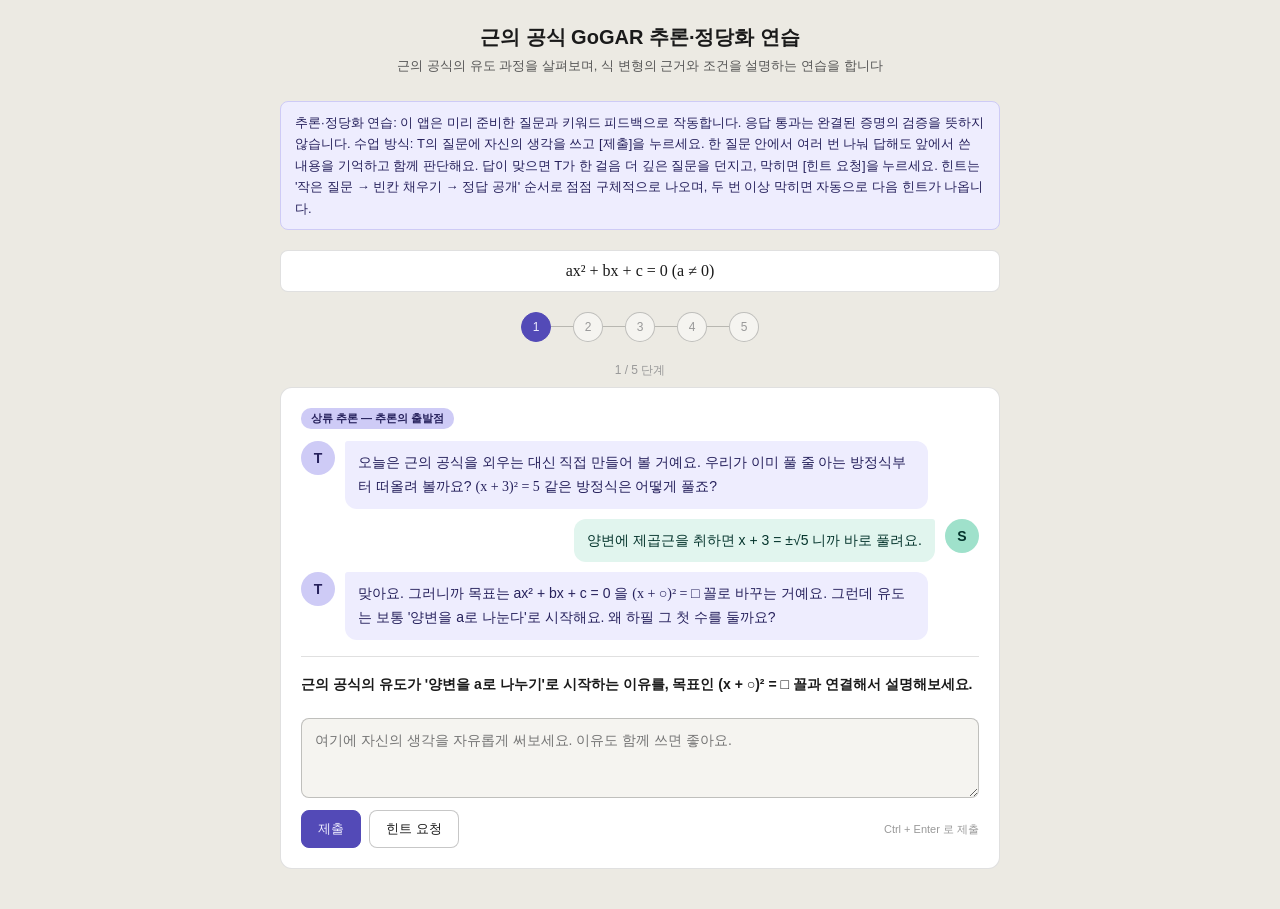
<file: gogar/lesson.html>
<!DOCTYPE html>
<html lang="ko">
<head>
<meta charset="UTF-8">
<meta http-equiv="Content-Type" content="text/html; charset=UTF-8">
<meta name="viewport" content="width=device-width, initial-scale=1.0">
<title>근의 공식 | 추론과 정당화 연습</title>
<style>
*{box-sizing:border-box;margin:0;padding:0}
:root{
--bg:#fff;--bg2:#f5f4f0;--bg3:#eceae3;
--text:#1a1a1a;--text2:#555;--text3:#999;
--b:rgba(0,0,0,.12);--b2:rgba(0,0,0,.22);
--p0:#EEEDFE;--p1:#CECBF6;--p2:#534AB7;--p3:#26215C;
--t0:#E1F5EE;--t1:#9FE1CB;--t2:#0F6E56;--t3:#04342C;
--c0:#FAECE7;--c1:#F5C4B3;--c2:#993C1D;
--a0:#FAEEDA;--a1:#FAC775;--a2:#633806;
--r:8px;--rl:12px
}
@media(prefers-color-scheme:dark){
:root{
--bg:#1e1e1e;--bg2:#2a2a2a;--bg3:#333;
--text:#f0f0f0;--text2:#aaa;--text3:#666;
--b:rgba(255,255,255,.1);--b2:rgba(255,255,255,.22);
--p0:#26215C;--p1:#3C3489;--p2:#AFA9EC;--p3:#EEEDFE;
--t0:#04342C;--t1:#085041;--t2:#5DCAA5;--t3:#E1F5EE;
--c0:#4A1B0C;--c1:#712B13;--c2:#F0997B;
--a0:#412402;--a1:#633806;--a2:#FAC775
}}
body{font-family:-apple-system,BlinkMacSystemFont,'Segoe UI','Apple SD Gothic Neo','Malgun Gothic',sans-serif;background:var(--bg3);color:var(--text);min-height:100vh;padding:1.5rem 1rem}
.wrap{max-width:720px;margin:0 auto}
.hdr{text-align:center;margin-bottom:1.5rem}
.hdr h1{font-size:20px;font-weight:600}
.hdr p{font-size:13px;color:var(--text2);margin-top:5px;line-height:1.6}
.info{background:var(--p0);border:.5px solid var(--p1);border-radius:var(--r);padding:10px 14px;margin-bottom:1.25rem;font-size:13px;color:var(--p3);line-height:1.65}
.fbox{background:var(--bg);border:.5px solid var(--b);border-radius:var(--r);padding:11px 14px;margin-bottom:1.25rem;text-align:center;font-size:16px;font-family:'Cambria Math','STIX Two Math','Times New Roman',serif;color:var(--text)}
.snav{display:flex;margin-bottom:1.25rem;justify-content:center;align-items:center}
.sdot{width:30px;height:30px;border-radius:50%;border:.5px solid var(--b2);display:flex;align-items:center;justify-content:center;font-size:12px;color:var(--text3);background:var(--bg2);flex-shrink:0;transition:all .2s}
.sdot.cur{background:#534AB7;color:#EEEDFE;border-color:#534AB7}
.sdot.done{background:#0F6E56;color:#E1F5EE;border-color:#0F6E56;cursor:pointer}
.sline{width:22px;height:1px;background:var(--b2)}
.sbadge{font-size:12px;color:var(--text3);text-align:center;margin-bottom:.5rem}
.card{background:var(--bg);border:.5px solid var(--b);border-radius:var(--rl);padding:1.25rem;margin-bottom:1rem}
.tag{display:inline-block;font-size:11px;padding:3px 10px;border-radius:10px;margin-bottom:12px;font-weight:600}
.up{background:var(--p1);color:var(--p3)}
.dn{background:var(--t1);color:var(--t3)}
.ic{background:var(--c1);color:var(--c2)}
.en{background:var(--a1);color:var(--a2)}
.brow{display:flex;gap:10px;align-items:flex-start;margin-bottom:10px}
.brow.r{flex-direction:row-reverse}
.av{width:34px;height:34px;border-radius:50%;display:flex;align-items:center;justify-content:center;font-size:14px;font-weight:700;flex-shrink:0}
.av.t{background:var(--p1);color:var(--p3)}
.av.s{background:var(--t1);color:var(--t3)}
.bb{max-width:86%;padding:10px 13px;border-radius:12px;font-size:14px;line-height:1.7}
.bb.t{background:var(--p0);color:var(--p3);border-top-left-radius:3px}
.bb.s{background:var(--t0);color:var(--t3);border-top-right-radius:3px}
.m{font-family:'Cambria Math','STIX Two Math','Times New Roman',serif;white-space:nowrap}
.ig{display:inline-flex;align-items:center;white-space:nowrap}
.lim{display:inline-flex;flex-direction:column;font-size:.68em;line-height:1.05;margin:0 2px 0 1px;text-align:left}
hr{border:none;border-top:.5px solid var(--b);margin:1rem 0}
.ql{font-size:14px;font-weight:600;color:var(--text);margin-bottom:10px;line-height:1.65}
.clog{display:flex;flex-direction:column;gap:10px;margin-bottom:12px}
.cm{display:flex;gap:8px;align-items:flex-start}
.cm.me{flex-direction:row-reverse}
.cav{width:30px;height:30px;border-radius:50%;display:flex;align-items:center;justify-content:center;font-size:12px;font-weight:700;flex-shrink:0}
.cav.ai{background:var(--p1);color:var(--p3)}
.cav.me{background:var(--t1);color:var(--t3)}
.cb{max-width:86%;padding:9px 13px;border-radius:11px;font-size:13.5px;line-height:1.7;white-space:pre-wrap}
.cb.ai{background:var(--p0);color:var(--p3);border-top-left-radius:3px}
.cb.me{background:var(--t0);color:var(--t3);border-top-right-radius:3px}
.cb.ok{background:var(--t0);color:var(--t2);border:.5px solid var(--t1);border-top-left-radius:3px}
.cb.partial{background:var(--a0);color:var(--a2);border:.5px solid var(--a1);border-top-left-radius:3px}
.cb.miss{background:var(--c0);color:var(--c2);border:.5px solid var(--c1);border-top-left-radius:3px}
.cb.hint{background:var(--bg2);color:var(--text);border:.5px dashed var(--b2);border-top-left-radius:3px}
.cb.typing{color:var(--text3);background:var(--bg2)}
.phase{font-size:12px;color:var(--text3);margin:4px 0 8px}
textarea{width:100%;min-height:80px;font-size:14px;font-family:inherit;color:var(--text);background:var(--bg2);border:.5px solid var(--b2);border-radius:var(--r);padding:10px 13px;resize:vertical;line-height:1.6}
textarea:focus{outline:none;border-color:#7F77DD;box-shadow:0 0 0 2px rgba(83,74,183,.12)}
.brow2{display:flex;gap:8px;margin-top:8px;flex-wrap:wrap;align-items:center}
.kbd{font-size:11px;color:var(--text3);margin-left:auto}
.btn{border:.5px solid var(--b2);border-radius:var(--r);padding:9px 16px;font-size:13px;font-family:inherit;cursor:pointer;transition:all .15s}
.btn:disabled{opacity:.45;cursor:default}
.bp{background:#534AB7;color:#EEEDFE;border-color:#534AB7}
.bp:hover:not(:disabled){background:#3C3489}
.bs{background:var(--bg);color:var(--text)}
.bs:hover:not(:disabled){background:var(--bg2)}
.nrow{margin-top:.25rem;margin-bottom:1rem;display:none;justify-content:flex-end}
.nrow.show{display:flex}
.sum{background:var(--bg);border:.5px solid var(--b);border-radius:var(--rl);padding:1.5rem}
.sum h2{font-size:17px;font-weight:600;margin-bottom:1rem}
.ff{text-align:center;margin:1rem 0 1.25rem;padding:14px;background:var(--p0);border-radius:var(--r);font-size:17px;font-family:'Cambria Math','STIX Two Math','Times New Roman',serif;color:var(--p3);border:.5px solid var(--p1);line-height:1.8}
.si{display:flex;gap:10px;margin-bottom:12px;align-items:flex-start}
.si .tag{flex-shrink:0;margin-bottom:0;min-width:96px;text-align:center}
.st{font-size:13.5px;line-height:1.7}
.note{margin-top:1rem;padding:12px 14px;background:var(--bg2);border-radius:var(--r);border:.5px solid var(--b);font-size:13px;color:var(--text2);line-height:1.7}
.again{margin-top:1rem;display:flex;justify-content:center}
@media(max-width:480px){.si{flex-direction:column;gap:4px}.bb,.cb{max-width:92%}}
</style>
</head>
<body>
<div class="wrap">
<div class="hdr"><h1 id="title"></h1><p id="subtitle"></p></div>
<div class="info" id="info"></div>
<div class="fbox" id="fdisp"></div>
<div class="snav" id="snav"></div>
<div id="main"></div>
</div>
<script>
var T={
title:"\uADFC\uC758 \uACF5\uC2DD GoGAR \uCD94\uB860\u00B7\uC815\uB2F9\uD654 \uC5F0\uC2B5",
subtitle:"\uADFC\uC758 \uACF5\uC2DD\uC758 \uC720\uB3C4 \uACFC\uC815\uC744 \uC0B4\uD3B4\uBCF4\uBA70, \uC2DD \uBCC0\uD615\uC758 \uADFC\uAC70\uC640 \uC870\uAC74\uC744 \uC124\uBA85\uD558\uB294 \uC5F0\uC2B5\uC744 \uD569\uB2C8\uB2E4",
info:"\uCD94\uB860\u00B7\uC815\uB2F9\uD654 \uC5F0\uC2B5: \uC774 \uC571\uC740 \uBBF8\uB9AC \uC900\uBE44\uD55C \uC9C8\uBB38\uACFC \uD0A4\uC6CC\uB4DC \uD53C\uB4DC\uBC31\uC73C\uB85C \uC791\uB3D9\uD569\uB2C8\uB2E4. \uC751\uB2F5 \uD1B5\uACFC\uB294 \uC644\uACB0\uB41C \uC99D\uBA85\uC758 \uAC80\uC99D\uC744 \uB73B\uD558\uC9C0 \uC54A\uC2B5\uB2C8\uB2E4. \uC218\uC5C5 \uBC29\uC2DD: T\uC758 \uC9C8\uBB38\uC5D0 \uC790\uC2E0\uC758 \uC0DD\uAC01\uC744 \uC4F0\uACE0 [\uC81C\uCD9C]\uC744 \uB204\uB974\uC138\uC694. \uD55C \uC9C8\uBB38 \uC548\uC5D0\uC11C \uC5EC\uB7EC \uBC88 \uB098\uB220 \uB2F5\uD574\uB3C4 \uC55E\uC5D0\uC11C \uC4F4 \uB0B4\uC6A9\uC744 \uAE30\uC5B5\uD558\uACE0 \uD568\uAED8 \uD310\uB2E8\uD574\uC694. \uB2F5\uC774 \uB9DE\uC73C\uBA74 T\uAC00 \uD55C \uAC78\uC74C \uB354 \uAE4A\uC740 \uC9C8\uBB38\uC744 \uB358\uC9C0\uACE0, \uB9C9\uD788\uBA74 [\uD78C\uD2B8 \uC694\uCCAD]\uC744 \uB204\uB974\uC138\uC694. \uD78C\uD2B8\uB294 '\uC791\uC740 \uC9C8\uBB38 \u2192 \uBE48\uCE78 \uCC44\uC6B0\uAE30 \u2192 \uC815\uB2F5 \uACF5\uAC1C' \uC21C\uC11C\uB85C \uC810\uC810 \uAD6C\uCCB4\uC801\uC73C\uB85C \uB098\uC624\uBA70, \uB450 \uBC88 \uC774\uC0C1 \uB9C9\uD788\uBA74 \uC790\uB3D9\uC73C\uB85C \uB2E4\uC74C \uD78C\uD2B8\uAC00 \uB098\uC635\uB2C8\uB2E4.",
final:"x = (\u2212b \u00B1 \u221A(b\u00B2 \u2212 4ac)) / 2a<br><span style=\"font-size:14px\">(a \u2260 0, \uC2E4\uC218 \uD574\uB294 b\u00B2 \u2212 4ac \u2265 0 \uC77C \uB54C)</span>",
note:"\uC774 \uC218\uC5C5\uC758 \uB300\uD654 \uC790\uCCB4\uAC00 GoGAR(\uC774\uC720\uB97C \uC8FC\uACE0\uBC1B\uB294 \uAC8C\uC784)\uC600\uC5B4\uC694. \uBAA9\uD45C\uC640 \uCD9C\uBC1C \uC870\uAC74\uC744 \uC815\uD558\uACE0(\uC0C1\uB958 \uCD94\uB860), \uADF8\uB85C\uBD80\uD130 \uD55C \uB2E8\uACC4\uC529 \uACB0\uACFC\uB97C \uC774\uB04C\uC5B4\uB0B4\uACE0(\uD558\uB958 \uCD94\uB860), '\uC74C\uC218\uC758 \uC81C\uACF1\uADFC'\uCC98\uB7FC \uC591\uB9BD\uD560 \uC218 \uC5C6\uB294 \uC8FC\uC7A5\uC744 \uAC00\uB824\uB0B4\uACE0(\uC591\uB9BD \uBD88\uAC00\uB2A5), \uACF5\uC2DD\uC744 '\uC5B8\uC81C \uC368\uB3C4 \uB418\uB294\uC9C0'\uB97C \uC2A4\uC2A4\uB85C \uC815\uB2F9\uD654\uD558\uB294(\uC790\uACA9 \uBD80\uC5EC) \uACFC\uC815 \uC804\uCCB4\uAC00 \uC218\uD559\uC801 \uC774\uD574\uB97C \uC810\uAC80\uD558\uB294 \uC5F0\uC2B5\uC785\uB2C8\uB2E4.",
steps:[

/* ---------- 1 ---------- */
{tag:"up",tagTxt:"\uC0C1\uB958 \uCD94\uB860 \u2014 \uCD94\uB860\uC758 \uCD9C\uBC1C\uC810",
formula:"ax\u00B2 + bx + c = 0  (a \u2260 0)",
bubbles:[
{r:"t",txt:"\uC624\uB298\uC740 \uADFC\uC758 \uACF5\uC2DD\uC744 \uC678\uC6B0\uB294 \uB300\uC2E0 \uC9C1\uC811 \uB9CC\uB4E4\uC5B4 \uBCFC \uAC70\uC608\uC694. \uC6B0\uB9AC\uAC00 \uC774\uBBF8 \uD480 \uC904 \uC544\uB294 \uBC29\uC815\uC2DD\uBD80\uD130 \uB5A0\uC62C\uB824 \uBCFC\uAE4C\uC694? <span class='m'>(x + 3)\u00B2 = 5</span> \uAC19\uC740 \uBC29\uC815\uC2DD\uC740 \uC5B4\uB5BB\uAC8C \uD480\uC8E0?"},
{r:"s",txt:"\uC591\uBCC0\uC5D0 \uC81C\uACF1\uADFC\uC744 \uCDE8\uD558\uBA74 x + 3 = \u00B1\u221A5 \uB2C8\uAE4C \uBC14\uB85C \uD480\uB824\uC694."},
{r:"t",txt:"\uB9DE\uC544\uC694. \uADF8\uB7EC\uB2C8\uAE4C \uBAA9\uD45C\uB294 ax\u00B2 + bx + c = 0 \uC744 <span class='m'>(x + \u25CB)\u00B2 = \u25A1</span> \uAF34\uB85C \uBC14\uAFB8\uB294 \uAC70\uC608\uC694. \uADF8\uB7F0\uB370 \uC720\uB3C4\uB294 \uBCF4\uD1B5 '\uC591\uBCC0\uC744 a\uB85C \uB098\uB208\uB2E4'\uB85C \uC2DC\uC791\uD574\uC694. \uC65C \uD558\uD544 \uADF8 \uCCAB \uC218\uB97C \uB458\uAE4C\uC694?"}],
q:"\uADFC\uC758 \uACF5\uC2DD\uC758 \uC720\uB3C4\uAC00 '\uC591\uBCC0\uC744 a\uB85C \uB098\uB204\uAE30'\uB85C \uC2DC\uC791\uD558\uB294 \uC774\uC720\uB97C, \uBAA9\uD45C\uC778 (x + \u25CB)\u00B2 = \u25A1 \uAF34\uACFC \uC5F0\uACB0\uD574\uC11C \uC124\uBA85\uD574\uBCF4\uC138\uC694.",
good:{need:2,groups:[
 {kw:["\uACC4\uC218\uAC001","\uACC4\uC218\uB97C1","\uACC4\uC218\uB2941","\uACC4\uC2181","x^2\uC55E","1\uB85C\uB9CC","1\uC774\uB418","1\uC774\uB3FC","1\uB85C\uBC14","x^2\uB9CC\uB0A8","a\uAC00\uC5C6\uC5B4","a\uB97C\uC5C6\uC560"],
  lack:"a\uB85C \uB098\uB204\uB294 \uBAA9\uC801\uC744 \uB354 \uAD6C\uCCB4\uC801\uC73C\uB85C \uB9D0\uD574 \uBCFC\uAE4C\uC694? \uC591\uBCC0\uC744 a\uB85C \uB098\uB204\uBA74 x\u00B2\uC758 \uACC4\uC218\uB294 \uBB34\uC5C7\uC774 \uB418\uB098\uC694?"},
 {kw:["\uC644\uC804\uC81C\uACF1","(x+","\uC81C\uACF1\uAF34","\uC81C\uACF1\uC758\uAF34","\uC81C\uACF1\uD615\uD0DC","\uC81C\uACF1\uC2DD","x+p","x+\u25CB"],
  lack:"x\u00B2\uC758 \uACC4\uC218\uAC00 1\uC774 \uB41C\uB2E4\uB294 \uAC74 \uC815\uD655\uD574\uC694! \uADF8\uB7F0\uB370 \uC65C \uAF2D 1\uC774\uC5B4\uC57C \uD558\uC8E0? \uC6B0\uB9AC\uAC00 \uB9CC\uB4E4\uACE0 \uC2F6\uC740 (x + \u25CB)\u00B2 \uC744 \uC804\uAC1C\uD558\uBA74 x\u00B2\uC758 \uACC4\uC218\uAC00 \uC5BC\uB9C8\uC778\uC9C0 \uB5A0\uC62C\uB824 \uBCF4\uC138\uC694."}],
 partial:{kw:["\uB098\uB204","\uAC04\uB2E8","\uC815\uB9AC","a\uB85C"],msg:"a\uB85C \uB098\uB208\uB2E4\uB294 \uAC74 \uB9DE\uC544\uC694. \uADF8\uB7F0\uB370 '\uAC04\uB2E8\uD574\uC9C0\uB2C8\uAE4C'\uBCF4\uB2E4 \uB354 \uBD84\uBA85\uD55C \uBAA9\uC801\uC774 \uC788\uC5B4\uC694. a\uB85C \uB098\uB204\uBA74 x\u00B2\uC758 \uACC4\uC218\uAC00 \uC5B4\uB5BB\uAC8C \uBCC0\uD558\uACE0, \uADF8\uAC8C (x + \u25CB)\u00B2 \uAF34\uC744 \uB9CC\uB4DC\uB294 \uB370 \uC65C \uD544\uC694\uD560\uAE4C\uC694?"},
 ok:"\uC815\uD655\uD574\uC694! (x + p)\u00B2 = x\u00B2 + 2px + p\u00B2 \uCC98\uB7FC \uC644\uC804\uC81C\uACF1\uC2DD\uC740 x\u00B2\uC758 \uACC4\uC218\uAC00 1\uC774\uC5D0\uC694. \uADF8\uB798\uC11C \uC591\uBCC0\uC744 a\uB85C \uB098\uB220 <span class='m'>x\u00B2 + (b/a)x + c/a = 0</span> \uC73C\uB85C \uB9CC\uB4E4\uC5B4\uC57C \uC644\uC804\uC81C\uACF1\uC2DD\uC744 \uB9CC\uB4E4 \uC900\uBE44\uAC00 \uB429\uB2C8\uB2E4."},
miss:["(x + p)\u00B2 \uC744 \uC804\uAC1C\uD558\uBA74 x\u00B2 + 2px + p\u00B2 \uC774\uC5D0\uC694. \uC774 \uC2DD\uC5D0\uC11C x\u00B2\uC758 \uACC4\uC218\uB294 \uC5BC\uB9C8\uC778\uAC00\uC694? \uADF8\uB807\uB2E4\uBA74 ax\u00B2 + bx + c \uB97C \uC774 \uAF34\uB85C \uB9CC\uB4E4\uB824\uBA74 \uBA3C\uC800 \uBB34\uC5C7\uC744 \uD574\uC57C \uD560\uAE4C\uC694?",
"\uC608\uB97C \uB4E4\uC5B4 2x\u00B2 + 8x + 3 = 0 \uC744 (x + \u25CB)\u00B2 \uAF34\uB85C \uBC14\uAFB8\uB824 \uD560 \uB54C, x\u00B2 \uC55E\uC758 2\uAC00 \uAC78\uB9BC\uB3CC\uC774 \uB418\uC9C0 \uC54A\uB098\uC694? \uADF8 2\uB97C \uC5B4\uB5BB\uAC8C \uCC98\uB9AC\uD558\uBA74 \uB420\uAE4C\uC694?"],
hints:["\uC791\uC740 \uC9C8\uBB38 1: (x + p)\u00B2 \uC744 \uC804\uAC1C\uD558\uBA74 \uC5B4\uB5A4 \uC2DD\uC774 \uB418\uB098\uC694?",
"\uC791\uC740 \uC9C8\uBB38 2: \uADF8 \uC804\uAC1C\uC2DD\uC5D0\uC11C x\u00B2\uC758 \uACC4\uC218\uB294 \uC5BC\uB9C8\uC778\uAC00\uC694?",
"\uC791\uC740 \uC9C8\uBB38 3: ax\u00B2 + bx + c \uC5D0\uC11C x\u00B2\uC758 \uACC4\uC218\uB97C \uADF8 \uAC12\uC73C\uB85C \uB9DE\uCD94\uB824\uBA74 \uC591\uBCC0\uC744 \uBB34\uC5C7\uC73C\uB85C \uB098\uB204\uBA74 \uB420\uAE4C\uC694? \uADF8\uB807\uAC8C \uD558\uBA74 \uC5B4\uB5A4 \uAF34\uC744 \uB9CC\uB4E4 \uC218 \uC788\uAC8C \uB418\uB098\uC694?"],
frame:"\uC644\uC804\uC81C\uACF1\uC2DD (x + p)\u00B2 = x\u00B2 + 2px + p\u00B2 \uC5D0\uC11C x\u00B2\uC758 \uACC4\uC218\uB294 ( \u2460 )\uC774\uB2E4. \uADF8\uB798\uC11C \uC591\uBCC0\uC744 ( \u2461 )\uB85C \uB098\uB220 x\u00B2\uC758 \uACC4\uC218\uB97C 1\uB85C \uB9CC\uB4E4\uC5B4\uC57C ( \u2462 ) \uAF34\uB85C \uBC14\uAFC0 \uC218 \uC788\uB2E4.",
model:"\uC644\uC804\uC81C\uACF1\uC2DD (x + p)\u00B2 = x\u00B2 + 2px + p\u00B2 \uC740 x\u00B2\uC758 \uACC4\uC218\uAC00 1\uC774\uB2E4. \uADF8\uB798\uC11C \uC591\uBCC0\uC744 a\uB85C \uB098\uB220 x\u00B2\uC758 \uACC4\uC218\uB97C 1\uB85C \uB9CC\uB4E4\uC5B4\uC57C \uC644\uC804\uC81C\uACF1\uC2DD (x + \u25CB)\u00B2 \uAF34\uB85C \uBC14\uAFC0 \uC218 \uC788\uB2E4.",
follow:{model:"0\uC73C\uB85C\uB294 \uB098\uB20C \uC218 \uC5C6\uC73C\uBBC0\uB85C a \u2260 0 \uC774\uC5B4\uC57C \uC591\uBCC0\uC744 a\uB85C \uB098\uB20C \uC218 \uC788\uB2E4. \uB610 a = 0\uC774\uBA74 \uC774\uCC28\uBC29\uC815\uC2DD\uC774 \uC544\uB2C8\uB77C \uC77C\uCC28\uBC29\uC815\uC2DD\uC774 \uB41C\uB2E4.",
 q:"\uADF8\uB7F0\uB370 \uC591\uBCC0\uC744 a\uB85C \uB098\uB220\uB3C4 \uB418\uB294 \uADFC\uAC70\uB294 \uBB34\uC5C7\uC778\uAC00\uC694? \uCC98\uC74C \uC870\uAC74 'a \u2260 0'\uC774 \uC65C \uD544\uC694\uD55C\uC9C0 \uC124\uBA85\uD574\uBCF4\uC138\uC694.",
 need:1,groups:[{kw:["0\uC73C\uB85C\uB098\uB20C\uC218\uC5C6","0\uC73C\uB85C\uB098\uB204\uBA74","0\uC73C\uB85C\uB294\uB098\uB20C","0\uC73C\uB85C\uBABB\uB098","a\u22600","a!=0","a\uAC000\uC774\uBA74","a=0\uC774\uBA74","a\uAC000\uC77C\uB54C","\uC77C\uCC28\uBC29\uC815\uC2DD","\uC774\uCC28\uBC29\uC815\uC2DD\uC774\uC544\uB2C8","0\uC774\uC544\uB2C8"]}],
 ok:"\uB9DE\uC544\uC694! 0\uC73C\uB85C\uB294 \uB098\uB20C \uC218 \uC5C6\uC73C\uB2C8 a \u2260 0 \uC774\uC5B4\uC57C \uD574\uC694. \uAC8C\uB2E4\uAC00 a = 0\uC774\uBA74 \uC560\uCD08\uC5D0 \uC774\uCC28\uBC29\uC815\uC2DD\uC774 \uC544\uB2C8\uB77C \uC77C\uCC28\uBC29\uC815\uC2DD\uC774 \uB418\uC8E0. 'a \u2260 0'\uC740 \uC774 \uCD94\uB860\uC758 \uCCAB \uC218\uB97C \uB458 \uC790\uACA9\uC744 \uC8FC\uB294 \uC870\uAC74\uC774\uC5D0\uC694.",
 miss:"\uC5B4\uB5A4 \uC218\uB85C \uB098\uB20C \uB54C \uC808\uB300 \uC548 \uB418\uB294 \uACBD\uC6B0\uAC00 \uC788\uC8E0? a\uAC00 \uADF8 \uAC12\uC774\uB77C\uBA74 \uBC29\uC815\uC2DD ax\u00B2 + bx + c = 0 \uC740 \uC5B4\uB5A4 \uBAA8\uC591\uC774 \uB418\uB098\uC694?"},
sum:"\uBAA9\uD45C\uB294 (x + \u25CB)\u00B2 = \u25A1 \uAF34. \uC644\uC804\uC81C\uACF1\uC2DD\uC740 x\u00B2\uC758 \uACC4\uC218\uAC00 1\uC774\uBBC0\uB85C \uC591\uBCC0\uC744 a\uB85C \uB098\uB208\uB2E4(a \u2260 0 \uC774\uB77C\uC11C \uAC00\uB2A5)."},

/* ---------- 2 ---------- */
{tag:"dn",tagTxt:"\uD558\uB958 \uCD94\uB860 \u2014 \uC644\uC804\uC81C\uACF1\uC2DD \uB9CC\uB4E4\uAE30",
formula:"x\u00B2 + (b/a)x = \u2212c/a",
bubbles:[
{r:"t",txt:"\uC591\uBCC0\uC744 a\uB85C \uB098\uB204\uACE0 \uC0C1\uC218\uD56D\uC744 \uC624\uB978\uCABD\uC73C\uB85C \uC62E\uAE30\uBA74 <span class='m'>x\u00B2 + (b/a)x = \u2212c/a</span> \uAC00 \uB429\uB2C8\uB2E4."},
{r:"s",txt:"\uC67C\uCABD\uC5D0 \uBB54\uAC00\uB97C \uB354\uD558\uBA74 (x + \u25CB)\u00B2 \uC774 \uB420 \uAC83 \uAC19\uC740\uB370\u2026"},
{r:"t",txt:"\uC88B\uC544\uC694. x\u00B2 + (b/a)x \uC5D0 \uC5B4\uB5A4 \uC218\uB97C \uB354\uD574\uC57C \uC644\uC804\uC81C\uACF1\uC2DD\uC774 \uB420\uAE4C\uC694? \uADF8 \uC218\uB294 \uC5B4\uB5BB\uAC8C \uCC3E\uC744 \uC218 \uC788\uC8E0?"}],
q:"x\u00B2 + (b/a)x \uB97C \uC644\uC804\uC81C\uACF1\uC2DD\uC73C\uB85C \uB9CC\uB4E4\uAE30 \uC704\uD574 \uB354\uD574\uC57C \uD558\uB294 \uC218\uAC00 \uBB34\uC5C7\uC778\uC9C0, \uADF8\uB9AC\uACE0 \uC65C \uADF8 \uC218\uC778\uC9C0 \uC124\uBA85\uD574\uBCF4\uC138\uC694.",
good:{need:2,groups:[
 {kw:["(b/2a)^2","b^2/4a^2","b/2a","b/(2a)","\uC808\uBC18","\uBC18\uC758\uC81C\uACF1","\uBC18\uC744\uC81C\uACF1","\uBC18\uC81C\uACF1","2\uB85C\uB098\uB208","2\uB85C\uB098\uB204"],
  lack:"\uC774\uC720\uB294 \uC798 \uB9D0\uD588\uC5B4\uC694. \uADF8\uB7FC \uC815\uD655\uD788 \uC5B4\uB5A4 \uC218\uB97C \uB354\uD574\uC57C \uD558\uB098\uC694? x\uC758 \uACC4\uC218 b/a \uB97C \uC5B4\uB5BB\uAC8C \uBC14\uAFD4\uC11C \uAD6C\uD558\uB098\uC694?"},
 {kw:["2p","x+p","(x+","x\uC758\uACC4\uC218","\uC804\uAC1C","\uC644\uC804\uC81C\uACF1"],
  lack:"\uB354\uD574\uC57C \uD560 \uC218\uB294 \uC815\uD655\uD574\uC694! \uADF8\uB7F0\uB370 \uC65C \uD558\uD544 \uADF8 \uC218\uC77C\uAE4C\uC694? (x + p)\u00B2 = x\u00B2 + 2px + p\u00B2 \uACFC \uBE44\uAD50\uD574\uC11C \uC774\uC720\uB97C \uB9D0\uD574 \uBCF4\uC138\uC694."}],
 partial:{kw:["\uB354\uD558","\uC81C\uACF1","p^2","\uC0C1\uC218"],msg:"\uB9DE\uB294 \uBC29\uD5A5\uC774\uC5D0\uC694. (x + p)\u00B2 = x\u00B2 + 2px + p\u00B2 \uACFC \uBE44\uAD50\uD558\uBA74 x\uC758 \uACC4\uC218 2p \uAC00 b/a \uC640 \uAC19\uC544\uC57C \uD574\uC694. \uADF8\uB7FC p\uB294 \uC5BC\uB9C8\uC774\uACE0, \uB354\uD574\uC57C \uD560 p\u00B2 \uC740 \uC5BC\uB9C8\uC77C\uAE4C\uC694?"},
 ok:"\uD6CC\uB96D\uD574\uC694! (x + p)\u00B2 = x\u00B2 + 2px + p\u00B2 \uC5D0\uC11C 2p = b/a \uC774\uBBC0\uB85C p = b/2a. \uB530\uB77C\uC11C x\uC758 \uACC4\uC218\uC758 \uC808\uBC18\uC758 \uC81C\uACF1\uC778 <span class='m'>(b/2a)\u00B2</span> \uC744 \uB354\uD558\uBA74 <span class='m'>(x + b/2a)\u00B2</span> \uC774 \uB429\uB2C8\uB2E4."},
miss:["(x + 3)\u00B2 = x\u00B2 + 6x + 9 \uB97C \uBCF4\uC138\uC694. x\uC758 \uACC4\uC218 6\uACFC \uC0C1\uC218\uD56D 9\uB294 \uC5B4\uB5A4 \uAD00\uACC4\uC778\uAC00\uC694?",
"x\u00B2 + 10x \uB97C \uC644\uC804\uC81C\uACF1\uC2DD\uC73C\uB85C \uB9CC\uB4E4\uB824\uBA74 \uBB34\uC5C7\uC744 \uB354\uD574\uC57C \uD558\uB098\uC694? \uADF8 \uC218\uB294 10\uC5D0\uC11C \uC5B4\uB5BB\uAC8C \uB098\uC654\uB098\uC694? \uAC19\uC740 \uBC29\uBC95\uC744 b/a \uC5D0 \uC801\uC6A9\uD574 \uBCF4\uC138\uC694."],
hints:["\uC791\uC740 \uC9C8\uBB38 1: (x + p)\u00B2 = x\u00B2 + 2px + p\u00B2 \uC5D0\uC11C x\uC758 \uACC4\uC218\uB294 \uBB34\uC5C7\uC778\uAC00\uC694?",
"\uC791\uC740 \uC9C8\uBB38 2: \uC6B0\uB9AC \uC2DD\uC758 x\uC758 \uACC4\uC218\uB294 b/a \uC608\uC694. 2p = b/a \uC774\uBA74 p\uB294 \uC5BC\uB9C8\uC778\uAC00\uC694?",
"\uC791\uC740 \uC9C8\uBB38 3: \uADF8\uB807\uB2E4\uBA74 \uB354\uD574\uC57C \uD560 \uC218 p\u00B2 \uC740 \uC5BC\uB9C8\uC778\uAC00\uC694? \uADF8\uAC83\uC740 x\uC758 \uACC4\uC218\uC640 \uC5B4\uB5A4 \uAD00\uACC4\uC778\uAC00\uC694?"],
frame:"(x + p)\u00B2 = x\u00B2 + 2px + p\u00B2 \uC5D0\uC11C x\uC758 \uACC4\uC218 2p \uAC00 ( \u2460 )\uC640 \uAC19\uC544\uC57C \uD558\uBBC0\uB85C p = ( \u2461 ). \uB530\uB77C\uC11C x\uC758 \uACC4\uC218\uC758 ( \u2462 )\uC758 \uC81C\uACF1\uC778 ( \u2463 )\uC744 \uB354\uD558\uBA74 \uC644\uC804\uC81C\uACF1\uC2DD\uC774 \uB41C\uB2E4.",
model:"(x + p)\u00B2 = x\u00B2 + 2px + p\u00B2 \uACFC \uBE44\uAD50\uD558\uBA74 x\uC758 \uACC4\uC218 2p \uAC00 b/a \uC640 \uAC19\uC544\uC57C \uD558\uBBC0\uB85C p = b/2a \uC774\uB2E4. \uB530\uB77C\uC11C x\uC758 \uACC4\uC218\uC758 \uC808\uBC18\uC758 \uC81C\uACF1\uC778 (b/2a)\u00B2 \uC744 \uB354\uD558\uBA74 \uC644\uC804\uC81C\uACF1\uC2DD (x + b/2a)\u00B2 \uC774 \uB41C\uB2E4.",
follow:{model:"\uB4F1\uC2DD\uC758 \uC591\uBCC0\uC5D0 \uAC19\uC740 \uC218\uB97C \uB354\uD574\uC57C \uB4F1\uC2DD\uC774 \uC131\uB9BD\uD55C\uB2E4. \uD55C\uCABD\uC5D0\uB9CC \uB354\uD558\uBA74 \uC6D0\uB798\uC640 \uB2E4\uB978 \uBC29\uC815\uC2DD\uC774 \uB41C\uB2E4.",
 q:"\uADF8\uB7F0\uB370 (b/2a)\u00B2 \uC744 \uC67C\uCABD\uC5D0\uB9CC \uB354\uD558\uBA74 \uC548 \uB418\uACE0 \uC624\uB978\uCABD\uC5D0\uB3C4 \uB354\uD574\uC57C \uD574\uC694. \uC65C \uADF8\uB7F4\uAE4C\uC694?",
 need:1,groups:[{kw:["\uB4F1\uC2DD","\uAC19\uC740\uC218","\uC591\uBCC0","\uB611\uAC19\uC774","\uADE0\uD615","\uC131\uB9BD","\uAC19\uC544\uC57C","\uAC19\uC740\uAC12","\uC800\uC6B8","\uB2E4\uB978\uBC29\uC815\uC2DD","\uB2EC\uB77C"]}],
 ok:"\uB9DE\uC544\uC694! \uB4F1\uC2DD\uC758 \uC131\uC9C8: \uC591\uBCC0\uC5D0 \uAC19\uC740 \uC218\uB97C \uB354\uD574\uB3C4 \uB4F1\uC2DD\uC740 \uC131\uB9BD\uD574\uC694. \uD55C\uCABD\uC5D0\uB9CC \uB354\uD558\uBA74 \uC6D0\uB798 \uBC29\uC815\uC2DD\uACFC \uB2E4\uB978 \uBC29\uC815\uC2DD\uC774 \uB418\uC5B4 \uBC84\uB9AC\uC8E0.",
 miss:"\uC800\uC6B8 \uC591\uCABD\uC774 \uD3C9\uD615\uC77C \uB54C \uD55C\uCABD\uC5D0\uB9CC \uCD94\uB97C \uC62C\uB9AC\uBA74 \uC5B4\uB5BB\uAC8C \uB418\uB098\uC694? \uB4F1\uC2DD\uB3C4 \uB9C8\uCC2C\uAC00\uC9C0\uC608\uC694."},
sum:"2p = b/a \uC5D0\uC11C p = b/2a. \uC591\uBCC0\uC5D0 (b/2a)\u00B2 \uC744 \uB354\uD574 <span class='m'>(x + b/2a)\u00B2 = \u2212c/a + (b/2a)\u00B2</span>."},

/* ---------- 3 ---------- */
{tag:"dn",tagTxt:"\uD558\uB958 \uCD94\uB860 \u2014 \uC6B0\uBCC0 \uC815\uB9AC(\uD1B5\uBD84)",
formula:"(x + b/2a)\u00B2 = \u2212c/a + b\u00B2/4a\u00B2",
bubbles:[
{r:"t",txt:"\uC774\uC81C \uC67C\uCABD\uC740 \uAE54\uB054\uD558\uAC8C <span class='m'>(x + b/2a)\u00B2</span> \uC774 \uB410\uC5B4\uC694. \uC624\uB978\uCABD\uC740 <span class='m'>\u2212c/a + b\u00B2/4a\u00B2</span> \uC774\uC8E0."},
{r:"s",txt:"\uBD84\uBAA8\uAC00 a \uB791 4a\u00B2 \uC73C\uB85C \uB2EC\uB77C\uC11C \uB354\uD558\uAE30\uAC00 \uC5B4\uB824\uC6CC\uC694."},
{r:"t",txt:"\uBD84\uBAA8\uB97C \uB9DE\uCDB0\uC57C\uACA0\uC8E0. \uC624\uB978\uCABD\uC744 \uD558\uB098\uC758 \uBD84\uC218\uB85C \uC815\uB9AC\uD574 \uBCFC\uAE4C\uC694?"}],
q:"\u2212c/a + b\u00B2/4a\u00B2 \uC744 \uD1B5\uBD84\uD574\uC11C \uD558\uB098\uC758 \uBD84\uC218\uB85C \uC815\uB9AC\uD558\uACE0, \uC5B4\uB5BB\uAC8C \uD1B5\uBD84\uD588\uB294\uC9C0 \uC124\uBA85\uD574\uBCF4\uC138\uC694.",
good:{need:2,groups:[
 {kw:["b^2-4ac","-4ac+b^2","b^2+(-4ac)"],
  lack:"\uD1B5\uBD84 \uBC29\uBC95\uC740 \uC798 \uC124\uBA85\uD588\uC5B4\uC694. \uADF8 \uACB0\uACFC \uBD84\uC790\uB294 \uC815\uD655\uD788 \uBB34\uC5C7\uC774 \uB418\uB098\uC694?"},
 {kw:["4a\uB97C\uACF1","4a\uB97C\uBD84\uC790","4a\uACF1","4a\uC529","\uBD84\uBAA8\uB97C4a^2","4a^2\uC73C\uB85C","4a^2\uB85C","\uACF5\uD1B5\uBD84\uBAA8","\uBD84\uBAA8\uB97C\uB9DE","\uBD84\uBAA8\uB9DE"],
  lack:"\uACB0\uACFC\uB294 \uC815\uD655\uD574\uC694! \uADF8\uB7F0\uB370 \u2212c/a \uB97C \uBD84\uBAA8\uAC00 4a\u00B2 \uC778 \uBD84\uC218\uB85C \uB9CC\uB4E4\uAE30 \uC704\uD574 \uBD84\uC790\uC640 \uBD84\uBAA8\uC5D0 \uBB34\uC5C7\uC744 \uACF1\uD588\uB098\uC694? \uACFC\uC815\uC744 \uC368 \uBCF4\uC138\uC694."}],
 partial:{kw:["\uBD84\uBAA8","4a^2","b^2","\uD1B5\uBD84","4ac"],msg:"\uBD84\uBAA8\uB97C 4a\u00B2 \uC73C\uB85C \uB9DE\uCD94\uB824\uB294 \uC0DD\uAC01\uC740 \uC88B\uC544\uC694. \u2212c/a \uC758 \uBD84\uBAA8 a \uB97C 4a\u00B2 \uC73C\uB85C \uB9CC\uB4E4\uB824\uBA74 \uBD84\uC790\uC640 \uBD84\uBAA8\uC5D0 \uBB34\uC5C7\uC744 \uACF1\uD574\uC57C \uD560\uAE4C\uC694? \uADF8\uB7EC\uBA74 \uBD84\uC790\uB294 \uC5B4\uB5BB\uAC8C \uB418\uB098\uC694?"},
 ok:"\uC815\uD655\uD574\uC694! \u2212c/a \uC758 \uBD84\uC790\u00B7\uBD84\uBAA8\uC5D0 4a \uB97C \uACF1\uD558\uBA74 \u22124ac/4a\u00B2 \uC774\uBBC0\uB85C <span class='m'>(x + b/2a)\u00B2 = (b\u00B2 \u2212 4ac)/4a\u00B2</span>. \uC774 \uBD84\uC790 b\u00B2 \u2212 4ac \uB97C \uC798 \uAE30\uC5B5\uD574 \uB450\uC138\uC694. \uB2E4\uC74C \uB2E8\uACC4\uC758 \uC8FC\uC778\uACF5\uC774\uC5D0\uC694."},
miss:["1/2 + 1/8 \uC744 \uACC4\uC0B0\uD560 \uB54C\uB294 1/2 \uC758 \uBD84\uC790\uC640 \uBD84\uBAA8\uC5D0 4\uB97C \uACF1\uD574 4/8 \uB85C \uB9CC\uB4E4\uC8E0? \uAC19\uC740 \uBC29\uBC95\uC73C\uB85C \u2212c/a \uC758 \uBD84\uBAA8\uB97C 4a\u00B2 \uC73C\uB85C \uB9CC\uB4E4\uC5B4 \uBCF4\uC138\uC694.",
"\u2212c/a = (\u2212c \u00D7 ?)/(a \u00D7 ?) = ?/4a\u00B2 \uC5D0\uC11C ? \uC5D0 \uB4E4\uC5B4\uAC08 \uAC83\uC740 \uBB34\uC5C7\uC77C\uAE4C\uC694?"],
hints:["\uC791\uC740 \uC9C8\uBB38 1: \uBD84\uBAA8 a \uC640 4a\u00B2 \uC758 \uACF5\uD1B5\uBD84\uBAA8\uB294 \uBB34\uC5C7\uC778\uAC00\uC694?",
"\uC791\uC740 \uC9C8\uBB38 2: \u2212c/a \uC758 \uBD84\uC790\uC640 \uBD84\uBAA8\uC5D0 \uBB34\uC5C7\uC744 \uACF1\uD558\uBA74 \uBD84\uBAA8\uAC00 4a\u00B2 \uC774 \uB418\uB098\uC694? \uADF8\uB7EC\uBA74 \uBD84\uC790\uB294?",
"\uC791\uC740 \uC9C8\uBB38 3: \u22124ac/4a\u00B2 + b\u00B2/4a\u00B2 = ? \uBD84\uC790\uB07C\uB9AC \uB354\uD574 \uBCF4\uC138\uC694."],
frame:"\u2212c/a \uC758 \uBD84\uC790\uC640 \uBD84\uBAA8\uC5D0 ( \u2460 )\uB97C \uACF1\uD558\uBA74 \u22124ac/4a\u00B2 \uC774 \uB41C\uB2E4. \uB530\uB77C\uC11C \u2212c/a + b\u00B2/4a\u00B2 = ( \u2461 )/4a\u00B2 \uC774\uB2E4.",
model:"\u2212c/a \uC758 \uBD84\uC790\uC640 \uBD84\uBAA8\uC5D0 4a \uB97C \uACF1\uD574 \uBD84\uBAA8\uB97C 4a\u00B2 \uC73C\uB85C \uD1B5\uBD84\uD558\uBA74 \u22124ac/4a\u00B2 \uC774 \uB41C\uB2E4. \uB530\uB77C\uC11C \u2212c/a + b\u00B2/4a\u00B2 = (b\u00B2 \u2212 4ac)/4a\u00B2 \uC774\uB2E4.",
follow:{model:"\uBD84\uBAA8 4a\u00B2 \uC740 a \u2260 0 \uC774\uBBC0\uB85C \uD56D\uC0C1 \uC591\uC218\uC774\uB2E4. \uB530\uB77C\uC11C \uC6B0\uBCC0\uC758 \uBD80\uD638\uB294 \uBD84\uC790 b\u00B2 \u2212 4ac \uAC00 \uACB0\uC815\uD55C\uB2E4.",
 q:"\uC88C\uBCC0 (x + b/2a)\u00B2 \uC740 \uC2E4\uC218 x\uC5D0 \uB300\uD574 \uD56D\uC0C1 0 \uC774\uC0C1\uC774\uC5D0\uC694. \uADF8\uB807\uB2E4\uBA74 \uC6B0\uBCC0 (b\u00B2 \u2212 4ac)/4a\u00B2 \uC758 \uBD80\uD638\uB294 \uBB34\uC5C7\uC774 \uACB0\uC815\uD560\uAE4C\uC694? \uBD84\uBAA8 4a\u00B2 \uC758 \uBD80\uD638\uB3C4 \uD568\uAED8 \uC0DD\uAC01\uD574 \uBCF4\uC138\uC694.",
 need:1,groups:[{kw:["b^2-4ac","\uBD84\uC790","\uD310\uBCC4\uC2DD","d\uC758\uBD80\uD638","d\uAC00","d\uB294"]}],
 ok:"\uB9DE\uC544\uC694! \uBD84\uBAA8 4a\u00B2 \uC740 a \u2260 0 \uC774\uBBC0\uB85C \uD56D\uC0C1 \uC591\uC218\uC608\uC694. \uADF8\uB798\uC11C \uC6B0\uBCC0\uC758 \uBD80\uD638\uB294 \uBD84\uC790 b\u00B2 \u2212 4ac \uAC00 \uACB0\uC815\uD574\uC694. \uC774 \uAC12\uC774 \uC74C\uC218\uB77C\uBA74 \uC5B4\uB5BB\uAC8C \uB420\uAE4C\uC694? \uB2E4\uC74C \uB2E8\uACC4\uC5D0\uC11C \uB530\uC838 \uBCFC\uAC8C\uC694.",
 miss:"\uBD84\uC218\uC758 \uBD80\uD638\uB294 \uBD84\uC790\uC640 \uBD84\uBAA8\uC758 \uBD80\uD638\uB85C \uC815\uD574\uC838\uC694. \uBD84\uBAA8 4a\u00B2 \uC740 \uC591\uC218\uC77C\uAE4C\uC694, \uC74C\uC218\uC77C\uAE4C\uC694? \uADF8\uB807\uB2E4\uBA74 \uB0A8\uC740 \uAC83\uC740?"},
sum:"\u2212c/a = \u22124ac/4a\u00B2 \uB85C \uD1B5\uBD84\uD574 <span class='m'>(x + b/2a)\u00B2 = (b\u00B2 \u2212 4ac)/4a\u00B2</span>. \uBD84\uBAA8 4a\u00B2 &gt; 0 \uC774\uBBC0\uB85C \uC6B0\uBCC0\uC758 \uBD80\uD638\uB294 b\u00B2 \u2212 4ac \uAC00 \uACB0\uC815."},

/* ---------- 4 ---------- */
{tag:"ic",tagTxt:"\uC591\uB9BD \uBD88\uAC00\uB2A5 \u2014 \uD310\uBCC4\uC2DD",
formula:"x + b/2a = \u00B1\u221A(b\u00B2 \u2212 4ac) / 2a  ???",
bubbles:[
{r:"s",txt:"\uC774\uC81C \uC591\uBCC0\uC5D0 \uC81C\uACF1\uADFC\uC744 \uCDE8\uD558\uBA74 \uB05D\uC774\uB124\uC694! <span class='m'>x + b/2a = \u00B1\u221A(b\u00B2 \u2212 4ac)/2a</span>."},
{r:"t",txt:"\uC7A0\uAE50\uC694. \uC774 \uB2E8\uACC4\uB294 \uC5B8\uC81C\uB098 \uD560 \uC218 \uC788\uC744\uAE4C\uC694? \uC608\uB97C \uB4E4\uC5B4 <span class='m'>x\u00B2 + x + 1 = 0</span> \uC774\uBA74 a = b = c = 1 \uC774\uB77C\uC11C b\u00B2 \u2212 4ac = \u22123 \uC774\uC5D0\uC694."},
{r:"t",txt:"\uADF8\uB7EC\uBA74 '(x + 1/2)\u00B2 = \u22123/4' \uB77C\uB294 \uC8FC\uC7A5\uACFC 'x\uB294 \uC2E4\uC218\uC774\uB2E4'\uB77C\uB294 \uC8FC\uC7A5\uC774 \uB3D9\uC2DC\uC5D0 \uCC38\uC77C \uC218 \uC788\uC744\uAE4C\uC694?"}],
q:"b\u00B2 \u2212 4ac < 0 \uC77C \uB54C \uC65C \uC2E4\uC218 x\uAC00 \uC874\uC7AC\uD560 \uC218 \uC5C6\uB294\uC9C0 '\uC2E4\uC218\uC758 \uC81C\uACF1'\uACFC \uC5F0\uACB0\uD574\uC11C \uC124\uBA85\uD558\uACE0, \uC81C\uACF1\uADFC\uC744 \uCDE8\uD558\uB294 \uB2E8\uACC4\uB97C \uD558\uB824\uBA74 \uC5B4\uB5A4 \uC870\uAC74\uC774 \uD544\uC694\uD55C\uC9C0 \uB9D0\uD574\uBCF4\uC138\uC694.",
good:{need:2,groups:[
 {kw:["\uC81C\uACF1\uC7400\uC774\uC0C1","\uC81C\uACF1\uC740\uD56D\uC0C1","\uC81C\uACF1\uD558\uBA740\uC774\uC0C1","\uC81C\uACF1\uD558\uBA74\uD56D\uC0C1","\uC81C\uACF1\uD558\uBA74\uC591","\uC81C\uACF1\uD558\uBA74\uC74C\uC218\uAC00","\uC81C\uACF1\uC740\uC74C\uC218\uAC00","\uC81C\uACF1\uC774\uC74C\uC218","\uC81C\uACF1\uD574\uC11C\uC74C\uC218","\uC74C\uC218\uAC00\uB420\uC218\uC5C6","\uC74C\uC218\uC77C\uC218\uC5C6","\uC74C\uC218\uAC00\uB098\uC62C\uC218\uC5C6","\uC591\uC218\uB610\uB2940","\uC88C\uBCC0\uC7400\uC774\uC0C1","\uC88C\uBCC0\uC740\uD56D\uC0C1","\uC2E4\uC218\uC758\uC81C\uACF1","(\uC2E4\uC218)^2"],
  lack:"\uC870\uAC74\uC740 \uC815\uD655\uD574\uC694! \uADF8\uB7F0\uB370 \uC65C b\u00B2 \u2212 4ac < 0 \uC774\uBA74 \uC2E4\uC218 \uD574\uAC00 \uC5C6\uB294\uC9C0 \uC774\uC720\uB3C4 \uD544\uC694\uD574\uC694. \uC2E4\uC218\uB97C \uC81C\uACF1\uD558\uBA74 \uADF8 \uAC12\uC740 \uC5B4\uB5A4 \uBC94\uC704\uC5D0 \uC788\uB098\uC694?"},
 {kw:["b^2-4ac\u22650","b^2-4ac>=0","b^2-4ac\uAC000\uC774\uC0C1","b^2-4ac\uB2940\uC774\uC0C1","b^2-4ac\uAC000\uBCF4\uB2E4\uD06C\uAC70\uB098","d\u22650","d>=0","d\uAC000\uC774\uC0C1","\uD310\uBCC4\uC2DD\uC7740\uC774\uC0C1","\uD310\uBCC4\uC2DD\u22650","0\uC774\uC0C1\uC774\uC5B4\uC57C","0\uBCF4\uB2E4\uD06C\uAC70\uB098\uAC19\uC544\uC57C","\uC74C\uC218\uAC00\uC544\uB2C8\uC5B4\uC57C","\uC2E4\uADFC\uC774\uC5C6","\uC2E4\uC218\uD574\uAC00\uC5C6","\uC2E4\uC218\uADFC\uC774\uC5C6","\uD574\uAC00\uC5C6"],
  lack:"\uC2E4\uC218\uC758 \uC81C\uACF1\uC740 0 \uC774\uC0C1\uC774\uB77C\uB294 \uC774\uC720\uB294 \uC815\uD655\uD574\uC694! \uADF8\uB807\uB2E4\uBA74 \uC81C\uACF1\uADFC\uC744 \uCDE8\uD558\uB294 \uB2E8\uACC4\uB97C \uD558\uB824\uBA74 b\u00B2 \u2212 4ac \uAC00 \uC5B4\uB5A4 \uC870\uAC74\uC744 \uB9CC\uC871\uD574\uC57C \uD558\uB098\uC694? \uADF8 \uC870\uAC74\uC774 \uAE68\uC9C0\uBA74 \uC2E4\uC218 \uD574\uB294 \uC5B4\uB5BB\uAC8C \uB418\uB098\uC694?"}],
 partial:{kw:["\uC74C\uC218","\uB8E8\uD2B8","\uC81C\uACF1\uADFC","\u221A"],msg:"\uC74C\uC218\uC640 \uC81C\uACF1\uADFC\uC744 \uC5F0\uACB0\uD55C \uAC74 \uC88B\uC544\uC694. \uADF8\uB7F0\uB370 \uBB38\uC81C\uB294 '\uC81C\uACF1\uADFC\uC744 \uBABB \uAD6C\uD55C\uB2E4'\uBCF4\uB2E4 \uB354 \uADFC\uBCF8\uC801\uC774\uC5D0\uC694. \uC88C\uBCC0 (x + b/2a)\u00B2 \uC740 \uC2E4\uC218 x\uC5D0 \uB300\uD574 \uD56D\uC0C1 \uC5B4\uB5A4 \uAC12\uC778\uAC00\uC694? \uADF8 \uAC12\uC774 \u22123/4 \uAC19\uC740 \uC74C\uC218\uC640 \uAC19\uC544\uC9C8 \uC218 \uC788\uC744\uAE4C\uC694?"},
 ok:"\uC815\uD655\uD574\uC694! \uC2E4\uC218\uC758 \uC81C\uACF1\uC740 \uD56D\uC0C1 0 \uC774\uC0C1\uC774\uB77C, b\u00B2 \u2212 4ac < 0 \uC774\uBA74 (x + b/2a)\u00B2 = (\uC74C\uC218) \uB97C \uB9CC\uC871\uD558\uB294 \uC2E4\uC218 x\uB294 \uC5C6\uC5B4\uC694. \uB450 \uC8FC\uC7A5\uC774 \uC591\uB9BD\uD560 \uC218 \uC5C6\uB294 \uAC70\uC8E0. \uADF8\uB798\uC11C \uC81C\uACF1\uADFC\uC744 \uCDE8\uD558\uB294 \uB2E8\uACC4\uB294 <b>b\u00B2 \u2212 4ac \u2265 0</b> \uC77C \uB54C\uB9CC \uD560 \uC218 \uC788\uC5B4\uC694. b\u00B2 \u2212 4ac \uB97C '\uD310\uBCC4\uC2DD D'\uB77C\uACE0 \uBD80\uB974\uB294 \uC774\uC720\uAC00 \uBC14\uB85C \uC774\uAC70\uC608\uC694."},
miss:["x\uAC00 \uC2E4\uC218\uC774\uBA74 x + 1/2 \uB3C4 \uC2E4\uC218\uC608\uC694. \uC2E4\uC218\uB97C \uC81C\uACF1\uD55C \uAC12 (x + 1/2)\u00B2 \uC774 \u22123/4 \uCC98\uB7FC \uC74C\uC218\uAC00 \uB420 \uC218 \uC788\uC744\uAE4C\uC694?",
"2\u00B2 = 4, (\u22123)\u00B2 = 9, 0\u00B2 = 0 \u2026 \uC2E4\uC218\uB97C \uC81C\uACF1\uD574\uC11C \uC74C\uC218\uAC00 \uB098\uC628 \uC801\uC774 \uC788\uB098\uC694? \uADF8\uB7EC\uBA74 '(x + b/2a)\u00B2 = \uC74C\uC218' \uB97C \uB9CC\uC871\uD558\uB294 \uC2E4\uC218 x\uB294?"],
hints:["\uC791\uC740 \uC9C8\uBB38 1: \uC2E4\uC218\uB97C \uC81C\uACF1\uD558\uBA74 \uADF8 \uAC12\uC740 \uD56D\uC0C1 \uC5B4\uB5A4 \uBC94\uC704\uC5D0 \uC788\uB098\uC694?",
"\uC791\uC740 \uC9C8\uBB38 2: x\u00B2 + x + 1 = 0 \uC5D0\uC11C (x + 1/2)\u00B2 = \u22123/4 \uC774\uC5D0\uC694. \uC88C\uBCC0\uACFC \uC6B0\uBCC0\uC758 \uBD80\uD638\uB97C \uBE44\uAD50\uD574 \uBCF4\uC138\uC694. \uAC19\uC544\uC9C8 \uC218 \uC788\uB098\uC694?",
"\uC791\uC740 \uC9C8\uBB38 3: \uADF8\uB807\uB2E4\uBA74 \uC81C\uACF1\uADFC\uC744 \uCDE8\uD558\uB294 \uB2E8\uACC4\uB97C \uD558\uB824\uBA74 \uC6B0\uBCC0\uC758 \uBD84\uC790 b\u00B2 \u2212 4ac \uAC00 \uC5B4\uB5A4 \uAC12\uC774\uC5B4\uC57C \uD560\uAE4C\uC694?"],
frame:"\uC2E4\uC218\uB97C \uC81C\uACF1\uD558\uBA74 \uD56D\uC0C1 ( \u2460 ) \uC774\uC0C1\uC774\uB2E4. \uADF8\uB7F0\uB370 b\u00B2 \u2212 4ac < 0 \uC774\uBA74 \uC6B0\uBCC0\uC774 ( \u2461 )\uAC00 \uB418\uBBC0\uB85C \uC774\uB97C \uB9CC\uC871\uD558\uB294 \uC2E4\uC218 x\uB294 ( \u2462 ). \uB530\uB77C\uC11C \uC81C\uACF1\uADFC\uC744 \uCDE8\uD558\uB824\uBA74 b\u00B2 \u2212 4ac ( \u2463 ) 0 \uC774\uC5B4\uC57C \uD55C\uB2E4.",
model:"\uC2E4\uC218\uB97C \uC81C\uACF1\uD558\uBA74 \uD56D\uC0C1 0 \uC774\uC0C1\uC774\uB2E4. \uADF8\uB7F0\uB370 b\u00B2 \u2212 4ac < 0 \uC774\uBA74 \uC6B0\uBCC0\uC774 \uC74C\uC218\uAC00 \uB418\uBBC0\uB85C \uC774\uB97C \uB9CC\uC871\uD558\uB294 \uC2E4\uC218 x\uB294 \uC5C6\uB2E4. \uB530\uB77C\uC11C \uC81C\uACF1\uADFC\uC744 \uCDE8\uD558\uB294 \uB2E8\uACC4\uB294 b\u00B2 \u2212 4ac \u2265 0 \uC77C \uB54C\uB9CC \uD560 \uC218 \uC788\uB2E4.",
follow:{model:"\u00B1 \uAC00 \uBD99\uC5B4 \uC788\uC5B4\uC11C \uBD84\uBAA8\uAC00 2a \uC774\uB4E0 \u22122a \uC774\uB4E0 \uBD80\uD638\uB9CC \uBC14\uB014 \uBFD0 \uB098\uD0C0\uB0B4\uB294 \uB450 \uAC12\uC740 \uAC19\uB2E4. \uADF8\uB798\uC11C |2a| \uB300\uC2E0 2a \uB85C \uC368\uB3C4 \uB41C\uB2E4.",
 q:"\uD55C \uAC00\uC9C0 \uB354 \uC5C4\uBC00\uD558\uAC8C \uB530\uC838 \uBCFC\uAC8C\uC694. \uC6B0\uBCC0\uC758 \uC81C\uACF1\uADFC\uC740 \u221A(b\u00B2 \u2212 4ac)/\u221A(4a\u00B2) \uC778\uB370, \u221A(4a\u00B2) = |2a| \uC608\uC694. a < 0 \uC774\uBA74 |2a| = \u22122a \uC778\uB370, \uC65C \uADF8\uB0E5 2a \uB85C \uC368\uB3C4 \uAD1C\uCC2E\uC744\uAE4C\uC694?",
 need:1,groups:[{kw:["\u00B1","\uD50C\uB7EC\uC2A4\uB9C8\uC774\uB108\uC2A4","+-","\uBD80\uD638\uB9CC","\uBD80\uD638\uAC00\uBC14\uB00C","\uC591\uC218\uC640\uC74C\uC218","\uB458\uB2E4","\uD3EC\uD568","\uD761\uC218","\uC5B4\uCC28\uD53C","\uC21C\uC11C\uB9CC","\uAC19\uC740\uB450\uAC12","\uB450\uAC12\uC740\uAC19","\uB450\uC218\uB294\uAC19"]}],
 ok:"\uD6CC\uB96D\uD574\uC694! \u00B1 \uAC00 \uBD99\uC5B4 \uC788\uC5B4\uC11C \uBD84\uBAA8\uAC00 2a \uC774\uB4E0 \u22122a \uC774\uB4E0 '\u00B1\u221A(b\u00B2 \u2212 4ac)/2a' \uAC00 \uB098\uD0C0\uB0B4\uB294 \uB450 \uAC12\uC740 \uB611\uAC19\uC544\uC694. \uADF8\uB798\uC11C |2a| \uB300\uC2E0 2a \uB85C \uC368\uB3C4 \uB429\uB2C8\uB2E4. \uC774\uB7F0 \uC138\uC2EC\uD55C \uD655\uC778\uC774 \uCD94\uB860\uC744 \uC5C4\uBC00\uD558\uAC8C \uB9CC\uB4E4\uC5B4\uC694.",
 miss:"\u22122a \uB85C \uB098\uB204\uB294 \uAC83\uC740 2a \uB85C \uB098\uB208 \uAC12\uC758 \uBD80\uD638\uB97C \uBC14\uAFB8\uB294 \uAC83\uACFC \uAC19\uC544\uC694. \uADF8\uB7F0\uB370 \uC55E\uC5D0 \uC774\uBBF8 \uBB34\uC5C7\uC774 \uBD99\uC5B4 \uC788\uC8E0? \uBD80\uD638\uAC00 \uBC14\uB00C\uC5B4\uB3C4 \uB450 \uAC12 \uC804\uCCB4\uB294 \uC5B4\uB5BB\uAC8C \uB418\uB098\uC694?",
 hints:["\uC791\uC740 \uC9C8\uBB38: \u00B15/(\u22122) \uC640 \u00B15/2 \uAC00 \uB098\uD0C0\uB0B4\uB294 \uB450 \uC218\uB97C \uAC01\uAC01 \uBAA8\uB450 \uC368 \uBCF4\uC138\uC694. \uAC19\uC740 \uB450 \uC218\uC778\uAC00\uC694?","\uC791\uC740 \uC9C8\uBB38: \uADF8\uB807\uB2E4\uBA74 \u00B1\u221AD/(\u22122a) \uC640 \u00B1\u221AD/(2a) \uAC00 \uB098\uD0C0\uB0B4\uB294 \uB450 \uAC12\uB3C4 \uAC19\uC744\uAE4C\uC694? \uC774\uB54C \u00B1 \uAC00 \uD558\uB294 \uC5ED\uD560\uC740 \uBB34\uC5C7\uC778\uAC00\uC694?"]},
sum:"\uC2E4\uC218\uC758 \uC81C\uACF1\uC740 0 \uC774\uC0C1\uC774\uBBC0\uB85C b\u00B2 \u2212 4ac &lt; 0 \uC774\uBA74 \uC2E4\uC218 \uD574\uAC00 \uC5C6\uB2E4. \uC81C\uACF1\uADFC\uC744 \uCDE8\uD558\uB294 \uB2E8\uACC4\uB294 <b>b\u00B2 \u2212 4ac \u2265 0</b> \uC77C \uB54C\uB9CC \uAC00\uB2A5(\uD310\uBCC4\uC2DD). \u00B1 \uB355\uBD84\uC5D0 |2a| \uB300\uC2E0 2a \uB85C \uC368\uB3C4 \uB41C\uB2E4."},

/* ---------- 5 ---------- */
{tag:"en",tagTxt:"\uC790\uACA9 \uBD80\uC5EC \u2014 \uACF5\uC2DD\uC744 \uC4F8 \uC790\uACA9",
formula:"x = (\u2212b \u00B1 \u221A(b\u00B2 \u2212 4ac)) / 2a",
bubbles:[
{r:"t",txt:"x + b/2a = \u00B1\u221A(b\u00B2 \u2212 4ac)/2a \uC5D0\uC11C b/2a \uB97C \uC774\uD56D\uD558\uBA74 \uB4DC\uB514\uC5B4 \uADFC\uC758 \uACF5\uC2DD <span class='m'>x = (\u2212b \u00B1 \u221A(b\u00B2 \u2212 4ac))/2a</span> \uAC00 \uC644\uC131\uB3FC\uC694."},
{r:"t",txt:"\uC9C0\uAE08\uAE4C\uC9C0 \uC8FC\uACE0\uBC1B\uC740 \uC774\uC720\uB97C \uBAA8\uC544 \uBCFC\uAE4C\uC694? \u2460 a \u2260 0 \uC774\uB77C a\uB85C \uB098\uB20C \uC218 \uC788\uB2E4 \u2461 (b/2a)\u00B2 \uC744 \uC591\uBCC0\uC5D0 \uB354\uD574 \uC644\uC804\uC81C\uACF1\uC2DD\uC744 \uB9CC\uB4E0\uB2E4 \u2462 \uD1B5\uBD84\uD574\uC11C \uC6B0\uBCC0\uC744 \uC815\uB9AC\uD55C\uB2E4 \u2463 b\u00B2 \u2212 4ac \u2265 0 \uC77C \uB54C\uB9CC \uC81C\uACF1\uADFC\uC744 \uCDE8\uD560 \uC218 \uC788\uB2E4."},
{r:"t",txt:"\uC774\uC81C \uC774 \uACF5\uC2DD\uC744 \uC4F8 '\uC790\uACA9'\uC774 \uC788\uB294\uC9C0 \uC2E4\uC81C \uBC29\uC815\uC2DD\uC73C\uB85C \uC2DC\uD5D8\uD574 \uBCFC\uAC8C\uC694."}],
q:"2x\u00B2 \u2212 3x \u2212 2 = 0 \uC5D0 \uADFC\uC758 \uACF5\uC2DD\uC744 \uC801\uC6A9\uD574 \uBCF4\uC138\uC694. a, b, c \uC640 b\u00B2 \u2212 4ac \uB97C \uAD6C\uD558\uACE0, \uACF5\uC2DD\uC744 \uC368\uB3C4 \uB418\uB294 \uC774\uC720\uC640 \uB450 \uADFC\uC744 \uD568\uAED8 \uC124\uBA85\uD558\uC138\uC694.",
good:{need:3,groups:[
 {kw:["a=2","b=-3","c=-2"],
  lack:"\uC88B\uC544\uC694. \uADF8\uB7F0\uB370 a, b, c \uAC00 \uAC01\uAC01 \uBB34\uC5C7\uC778\uC9C0\uB3C4 \uBC1D\uD600 \uC8FC\uC138\uC694. \uD2B9\uD788 b \uC640 c \uC758 \uBD80\uD638\uC5D0 \uC8FC\uC758\uD558\uC138\uC694."},
 {kw:["25","=5^2"],
  lack:"a, b, c \uB294 \uB9DE\uC544\uC694. \uC774\uC81C b\u00B2 \u2212 4ac \uB97C \uACC4\uC0B0\uD558\uBA74? (\u22123)\u00B2 \u2212 4 \u00D7 2 \u00D7 (\u22122) \uB97C \uCC28\uADFC\uCC28\uADFC \uACC4\uC0B0\uD574 \uBCF4\uC138\uC694."},
 {kw:["\u22650",">=0","0\uC774\uC0C1","\uC591\uC218","0\uBCF4\uB2E4\uD06C","a\u22600","a\uAC000\uC774\uC544","\uD310\uBCC4\uC2DD","\uC870\uAC74","\uC790\uACA9"],
  lack:"\uACC4\uC0B0\uC774 \uC815\uD655\uD574\uC694! \uADF8\uB7F0\uB370 \uACF5\uC2DD\uC744 \uC4F0\uAE30 \uC804\uC5D0 \uD655\uC778\uD574\uC57C \uD560 \uC870\uAC74\uC774 \uC788\uC5C8\uC8E0(1\uB2E8\uACC4\uC640 4\uB2E8\uACC4!). a \u2260 0 \uC774\uACE0 b\u00B2 \u2212 4ac \uAC00 \uC5B4\uB5A4 \uAC12\uC778\uC9C0 \uD655\uC778\uD55C \uB0B4\uC6A9\uC744 \uB9D0\uD574 \uC8FC\uC138\uC694."},
 {kw:["x=2","2\uC640-1/2","-1/2\uC6402","2,-1/2","-1/2,2","-0.5","x=-1/2","2\uB610\uB294","\uB450\uADFC\uC7402","\uADFC\uC7402"],
  lack:"\uC870\uAC74 \uD655\uC778\uAE4C\uC9C0 \uC644\uBCBD\uD574\uC694! \uC774\uC81C \uACF5\uC2DD\uC5D0 \uB123\uC5B4 \uB450 \uADFC\uC744 \uAD6C\uD574 \uBCF4\uC138\uC694. x = (3 \u00B1 5)/4 = ?"}],
 ok:"\uC644\uBCBD\uD55C \uB17C\uC99D\uC774\uC5D0\uC694! a = 2, b = \u22123, c = \u22122 \uC774\uACE0 b\u00B2 \u2212 4ac = 9 + 16 = 25 \u2265 0, a \u2260 0 \uC774\uBBC0\uB85C \uACF5\uC2DD\uC744 \uC4F8 \uC790\uACA9\uC774 \uC788\uC5B4\uC694. x = (3 \u00B1 5)/4, \uC989 <b>x = 2 \uB610\uB294 x = \u22121/2</b>. (\uAC80\uC0B0: 2\u00B72\u00B2 \u2212 3\u00B72 \u2212 2 = 0)"},
miss:["2x\u00B2 \u2212 3x \u2212 2 = 0 \uC5D0\uC11C x\u00B2 \uC758 \uACC4\uC218, x \uC758 \uACC4\uC218, \uC0C1\uC218\uD56D\uC744 \uCC28\uB840\uB85C a, b, c \uB77C\uACE0 \uD574\uC694. \uAC01\uAC01 \uC5BC\uB9C8\uC778\uAC00\uC694?",
"a, b, c \uB97C \uCC3E\uC558\uB2E4\uBA74 b\u00B2 \u2212 4ac \uBD80\uD130 \uACC4\uC0B0\uD574 \uBCF4\uC138\uC694. \uADF8 \uAC12\uC774 0 \uC774\uC0C1\uC778\uC9C0 \uD655\uC778\uD55C \uB4A4 \uACF5\uC2DD\uC5D0 \uB123\uC73C\uBA74 \uB3FC\uC694."],
hints:["\uC791\uC740 \uC9C8\uBB38 1: a, b, c \uB294 \uAC01\uAC01 \uC5BC\uB9C8\uC778\uAC00\uC694? (\uBD80\uD638 \uC8FC\uC758!)",
"\uC791\uC740 \uC9C8\uBB38 2: b\u00B2 \u2212 4ac = (\u22123)\u00B2 \u2212 4 \u00D7 2 \u00D7 (\u22122) = ?",
"\uC791\uC740 \uC9C8\uBB38 3: a \u2260 0 \uC774\uACE0 b\u00B2 \u2212 4ac \u2265 0 \uC778\uAC00\uC694? \uADF8\uB807\uB2E4\uBA74 x = (3 \u00B1 \u221A25)/4 = ?"],
frame:"a = ( \u2460 ), b = ( \u2461 ), c = ( \u2462 ) \uC774\uACE0 b\u00B2 \u2212 4ac = ( \u2463 ) \u2265 0, a \u2260 0 \uC774\uBBC0\uB85C \uACF5\uC2DD\uC744 \uC4F8 \uC218 \uC788\uB2E4. x = (3 \u00B1 5)/4 \uC774\uBBC0\uB85C x = ( \u2464 ) \uB610\uB294 x = ( \u2465 ).",
model:"a = 2, b = \u22123, c = \u22122 \uC774\uACE0 b\u00B2 \u2212 4ac = 9 + 16 = 25 \u2265 0, a \u2260 0 \uC774\uBBC0\uB85C \uACF5\uC2DD\uC744 \uC4F8 \uC790\uACA9\uC774 \uC788\uB2E4. x = (3 \u00B1 5)/4 \uC774\uBBC0\uB85C x = 2 \uB610\uB294 x = \u22121/2 \uC774\uB2E4.",
follow:{model:"b\u00B2 \u2212 4ac = 4 \u2212 20 = \u221216 < 0 \uC774\uBBC0\uB85C \uC2E4\uC218 \uD574\uAC00 \uC5C6\uB2E4. \uC81C\uACF1\uADFC\uC744 \uCDE8\uD558\uB294 \uB2E8\uACC4\uB97C \uD560 \uC218 \uC5C6\uC73C\uBBC0\uB85C \uC2E4\uC218 \uBC94\uC704\uC5D0\uC11C \uACF5\uC2DD\uC744 \uC4F8 \uC790\uACA9\uC774 \uC5C6\uB2E4.",
 q:"\uB9C8\uC9C0\uB9C9 \uC9C8\uBB38! \uCE5C\uAD6C\uAC00 'x\u00B2 + 2x + 5 = 0 \uC758 \uADFC\uC740 x = (\u22122 \u00B1 \u221A(\u221216))/2 \uC57C'\uB77C\uACE0 \uD588\uC5B4\uC694. \uC624\uB298 \uC0B4\uD3B4\uBCF8 \uB0B4\uC6A9\uC73C\uB85C \uC5B4\uB5BB\uAC8C \uBC18\uBC15\uD560\uAE4C\uC694?",
 need:1,groups:[{kw:["-16","\uC74C\uC218","<0","0\uBCF4\uB2E4\uC791","\uC2E4\uADFC\uC774\uC5C6","\uC2E4\uC218\uD574\uAC00\uC5C6","\uC2E4\uC218\uADFC\uC774\uC5C6","\uD574\uAC00\uC5C6","\uC4F8\uC218\uC5C6","\uC801\uC6A9\uD560\uC218\uC5C6","\uC870\uAC74","\uD310\uBCC4\uC2DD","\uC790\uACA9","\uC591\uB9BD"]}],
 ok:"\uD6CC\uB96D\uD574\uC694! b\u00B2 \u2212 4ac = 4 \u2212 20 = \u221216 < 0 \uC774\uBBC0\uB85C \uC2E4\uC218 \uD574\uAC00 \uC5C6\uC5B4\uC694. 4\uB2E8\uACC4\uC5D0\uC11C \uBCF4\uC558\uB4EF \uC774\uB54C\uB294 \uC81C\uACF1\uADFC\uC744 \uCDE8\uD558\uB294 \uB2E8\uACC4 \uC790\uCCB4\uB97C \uD560 \uC218 \uC5C6\uC73C\uB2C8, \uC2E4\uC218 \uBC94\uC704\uC5D0\uC11C \uACF5\uC2DD\uC744 \uC4F8 \uC790\uACA9\uC774 \uC5C6\uC5B4\uC694. \uC774\uC81C \uC5EC\uB7EC\uBD84\uC740 \uADFC\uC758 \uACF5\uC2DD\uC744 '\uC5B8\uC81C \uC4F8 \uC218 \uC788\uACE0 \uC5B8\uC81C \uC4F8 \uC218 \uC5C6\uB294\uC9C0'\uAE4C\uC9C0 \uC815\uB2F9\uD654\uD560 \uC218 \uC788\uC5B4\uC694!",
 miss:"x\u00B2 + 2x + 5 = 0 \uC758 b\u00B2 \u2212 4ac \uB97C \uBA3C\uC800 \uACC4\uC0B0\uD574 \uBCF4\uC138\uC694. \uADF8 \uAC12\uC73C\uB85C \uACF5\uC2DD\uC744 \uC368\uB3C4 \uB418\uB098\uC694?"},
sum:"2x\u00B2 \u2212 3x \u2212 2 = 0 : D = 25 \u2265 0 \u2192 x = 2, \u22121/2. x\u00B2 + 2x + 5 = 0 \uC740 D = \u221216 &lt; 0 \uC774\uB77C \uC2E4\uC218 \uD574\uAC00 \uC5C6\uC5B4 \uACF5\uC2DD\uC744 \uC4F8 \uC790\uACA9\uC774 \uC5C6\uB2E4."}
]};


/* ---------- engine ---------- */
var cur=0,done=[],logs=[],state=[],busy=false;
T.steps.forEach(function(){logs.push([]);state.push({phase:"main",hint:0,fail:0,acc:"",last:""});});

function fmt(s){
  return String(s)
    .replace(/\u222B\[([^,\]]+),([^\]]+)\]/g,'<span class="ig">\u222B<span class="lim"><span>$2</span><span>$1</span></span></span>');
}
function esc(s){return String(s).replace(/&/g,"&amp;").replace(/</g,"&lt;").replace(/>/g,"&gt;");}
function norm(s){
  return String(s).toLowerCase()
    .replace(/\s+/g,"")
    .replace(/[\u2032\u2019\u2018`]/g,"'")
    .replace(/[\u2212\u2013\u2014]/g,"-")
    .replace(/\u00B2/g,"^2").replace(/\u00B3/g,"^3").replace(/\u207F/g,"^n")
    .replace(/[\u00B7\u00D7]/g,"*")
    .replace(/\uFF1C/g,"<").replace(/\uFF1E/g,">").replace(/\uFF5C/g,"|");
}
function has(a,list){
  for(var i=0;i<list.length;i++){if(a.indexOf(norm(list[i]))>=0)return true;}
  return false;
}
function judge(ans,spec){
  var a=norm(ans);
  var hit=spec.groups.map(function(g){return has(a,g.kw);});
  var n=hit.filter(Boolean).length;
  if(n>=spec.need)return{lv:"good"};
  if(n>0){
    for(var i=0;i<hit.length;i++){if(!hit[i]&&spec.groups[i].lack)return{lv:"partial",msg:spec.groups[i].lack};}
  }
  if(spec.partial&&has(a,spec.partial.kw))return{lv:"partial",msg:spec.partial.msg};
  return{lv:"miss"};
}

document.getElementById("title").textContent=T.title;
document.getElementById("subtitle").textContent=T.subtitle;
document.getElementById("info").textContent=T.info;

function renderNav(){
  document.getElementById("snav").innerHTML=T.steps.map(function(s,i){
    var cl=i===cur?"cur":(done.indexOf(i)>=0?"done":"");
    return '<div class="sdot '+cl+'" data-i="'+i+'">'+(i+1)+'</div>'+(i<T.steps.length-1?'<div class="sline"></div>':'');
  }).join("");
  Array.prototype.forEach.call(document.querySelectorAll(".sdot.done"),function(d){
    d.onclick=function(){cur=+d.getAttribute("data-i");renderNav();renderStep();};
  });
}

function renderStep(){
  var s=T.steps[cur];
  document.getElementById("fdisp").innerHTML=fmt(s.formula);
  var h='<div class="sbadge">'+(cur+1)+' / '+T.steps.length+' \uB2E8\uACC4</div><div class="card"><span class="tag '+s.tag+'">'+s.tagTxt+'</span>';
  s.bubbles.forEach(function(b){
    h+='<div class="brow '+(b.r==="s"?"r":"")+'"><div class="av '+b.r+'">'+(b.r==="t"?"T":"S")+'</div><div class="bb '+b.r+'">'+fmt(b.txt)+'</div></div>';
  });
  h+='<hr><div class="ql">'+fmt(s.q)+'</div>'
    +'<div class="clog" id="clog"></div>'
    +'<textarea id="ans" placeholder="\uC5EC\uAE30\uC5D0 \uC790\uC2E0\uC758 \uC0DD\uAC01\uC744 \uC790\uC720\uB86D\uAC8C \uC368\uBCF4\uC138\uC694. \uC774\uC720\uB3C4 \uD568\uAED8 \uC4F0\uBA74 \uC88B\uC544\uC694."></textarea>'
    +'<div class="brow2"><button class="btn bp" id="bsub">\uC81C\uCD9C</button><button class="btn bs" id="bhint">\uD78C\uD2B8 \uC694\uCCAD</button><span class="kbd">Ctrl + Enter \uB85C \uC81C\uCD9C</span></div>'
    +'</div>'
    +'<div class="nrow" id="nrow"><button class="btn bp" id="bnext">'+(cur<T.steps.length-1?"\uB2E4\uC74C \uB2E8\uACC4\uB85C \u2192":"\uCD94\uB860 \uC5F0\uC2B5 \uB9C8\uBB34\uB9AC \u2014 \uC694\uC57D \uBCF4\uAE30 \u2192")+'</button></div>';
  document.getElementById("main").innerHTML=h;
  document.getElementById("bsub").onclick=submit;
  document.getElementById("bhint").onclick=hint;
  document.getElementById("bnext").onclick=nextStep;
  document.getElementById("ans").addEventListener("keydown",function(e){
    if((e.ctrlKey||e.metaKey)&&e.key==="Enter"){e.preventDefault();submit();}
  });
  renderLog();
  if(state[cur].phase==="done"){
    document.getElementById("nrow").className="nrow show";
    lockInput(true);
  }
}

function renderLog(){
  var el=document.getElementById("clog");
  if(!el)return;
  el.innerHTML=logs[cur].map(function(m){
    var me=m.role==="me";
    return '<div class="cm '+(me?"me":"")+'"><div class="cav '+(me?"me":"ai")+'">'+(me?"\uB098":"T")+'</div><div class="cb '+m.cls+'">'+(me?esc(m.text):fmt(m.text))+'</div></div>';
  }).join("");
}

function addMsg(role,text,cls){
  logs[cur].push({role:role,text:text,cls:cls||(role==="me"?"me":"ai")});
  renderLog();
  var el=document.getElementById("clog");
  if(el&&el.lastChild&&el.lastChild.scrollIntoView)el.lastChild.scrollIntoView({behavior:"smooth",block:"nearest"});
}

function teacherSay(list,cb){
  /* list: [[text,cls],...] shown one by one with short typing delay */
  busy=true;
  var i=0;
  function next(){
    if(i>=list.length){busy=false;if(cb)cb();return;}
    logs[cur].push({role:"ai",text:"\u2026",cls:"typing"});renderLog();
    var item=list[i++];
    setTimeout(function(){
      logs[cur].pop();
      addMsg("ai",item[0],item[1]);
      next();
    },450);
  }
  next();
}

function lockInput(on){
  var ta=document.getElementById("ans"),b1=document.getElementById("bsub"),b2=document.getElementById("bhint");
  if(ta){ta.disabled=on;if(on)ta.placeholder="\uC774 \uB2E8\uACC4 \uC644\uC131! \uB2E4\uC74C \uB2E8\uACC4\uB85C \uB118\uC5B4\uAC00\uC138\uC694.";}
  if(b1)b1.disabled=on;if(b2)b2.disabled=on;
}

function complete(){
  var st=state[cur];
  st.phase="done";
  if(done.indexOf(cur)<0)done.push(cur);
  renderNav();
  document.getElementById("nrow").className="nrow show";
  lockInput(true);
}

/* ---- \uD78C\uD2B8 \uC0AC\uB2E4\uB9AC: \uC791\uC740 \uC9C8\uBB38 \u2192 \uBE48\uCE78 \uCC44\uC6B0\uAE30 \u2192 \uC815\uB2F5 \uACF5\uAC1C ---- */
function ladder(s,st){
  if(st.phase==="main"){
    return s.hints.concat([
      "\uAC70\uC758 \uC815\uB2F5 \uC218\uC900\uC758 \uD78C\uD2B8\uC608\uC694. \uBE48\uCE78\uC744 \uCC44\uC6CC \uBB38\uC7A5\uC744 \uC644\uC131\uD574\uC11C \uC81C\uCD9C\uD574 \uBCF4\uC138\uC694.\n"+s.frame,
      "\uC815\uB2F5\uC744 \uBCF4\uC5EC \uC904\uAC8C\uC694. \uC77D\uC5B4 \uBCF8 \uB4A4, \uC790\uC2E0\uC758 \uB9D0\uB85C \uB2E4\uC2DC \uC368\uC11C \uC81C\uCD9C\uD574 \uBCF4\uC138\uC694.\n"+s.model
    ]);
  }
  var f=s.follow;
  return (f.hints||[f.miss]).concat([
    "\uC815\uB2F5\uC744 \uBCF4\uC5EC \uC904\uAC8C\uC694. \uC77D\uC5B4 \uBCF8 \uB4A4, \uC790\uC2E0\uC758 \uB9D0\uB85C \uB2E4\uC2DC \uC368\uC11C \uC81C\uCD9C\uD574 \uBCF4\uC138\uC694.\n"+f.model
  ]);
}
function shown(text){
  for(var i=0;i<logs[cur].length;i++){if(logs[cur][i].role==="ai"&&logs[cur][i].text.indexOf(text)>=0)return true;}
  return false;
}
function nextHint(s,st){
  /* \uC544\uC9C1 \uBCF4\uC5EC \uC8FC\uC9C0 \uC54A\uC740 \uB2E4\uC74C \uD78C\uD2B8\uB97C \uBC18\uD658 (\uAC19\uC740 \uB9D0 \uBC18\uBCF5 \uAE08\uC9C0) */
  var L=ladder(s,st);
  while(st.hint<L.length){
    var raw=L[st.hint],n=st.hint+1;st.hint++;
    var body=raw.replace(/^\uC791\uC740 \uC9C8\uBB38( \d)?: /,"");
    if(shown(body))continue;
    var label=n<=L.length-2?"\uC791\uC740 \uC9C8\uBB38":(n===L.length?"\uC815\uB2F5 \uACF5\uAC1C":"\uBE48\uCE78 \uCC44\uC6B0\uAE30");
    if(st.phase==="follow")label=n===L.length?"\uC815\uB2F5 \uACF5\uAC1C":"\uC791\uC740 \uC9C8\uBB38";
    return "\uD78C\uD2B8 "+n+"/"+L.length+" \u00B7 "+label+"\n"+body;
  }
  return null;
}

function submit(){
  if(busy)return;
  var ta=document.getElementById("ans");
  var ans=ta.value.trim();
  if(!ans){ta.focus();return;}
  ta.value="";
  addMsg("me",ans);
  var s=T.steps[cur],st=state[cur];
  var a=norm(ans);

  if(/\uBAA8\uB974\uACA0|\uBAA8\uB984|\uBAB0\uB77C|\uC798\uBAA8\uB974|\uD78C\uD2B8/.test(a)){
    var h0=nextHint(s,st);
    teacherSay([["\uAD1C\uCC2E\uC544\uC694. \uBAA8\uB974\uB294 \uAC78 \uC194\uC9C1\uD558\uAC8C \uB9D0\uD558\uB294 \uAC83\uB3C4 GoGAR\uC758 \uC911\uC694\uD55C \uD55C \uC218\uC608\uC694.","ai"],[h0||"\uD78C\uD2B8\uB97C \uBAA8\uB450 \uBD24\uC5B4\uC694. \uC704\uC758 \uC815\uB2F5 \uACF5\uAC1C \uB0B4\uC6A9\uC744 \uC790\uC2E0\uC758 \uB9D0\uB85C \uC815\uB9AC\uD574 \uC81C\uCD9C\uD574 \uBCF4\uC138\uC694.","hint"]]);
    return;
  }
  if(a.length<4){
    teacherSay([["\uC870\uAE08 \uB354 \uC790\uC138\uD788 \uC368 \uBCFC\uB798\uC694? '\uC65C \uADF8\uB807\uAC8C \uC0DD\uAC01\uD558\uB294\uC9C0' \uC774\uC720\uB97C \uD55C \uBB38\uC7A5\uB9CC \uB367\uBD99\uC5EC \uC8FC\uC138\uC694.","partial"]]);
    return;
  }

  /* \uC774 \uB2E8\uACC4(\uBCF8 \uC9C8\uBB38 / \uD6C4\uC18D \uC9C8\uBB38) \uC548\uC5D0\uC11C \uC4F4 \uB2F5\uC744 \uBAA8\uB450 \uBAA8\uC544\uC11C \uCC44\uC810 */
  st.acc+=" "+ans;
  var spec=st.phase==="main"?s.good:s.follow;
  var r=judge(st.acc,spec);

  if(r.lv==="good"){
    st.fail=0;st.last="";
    if(st.phase==="main"){
      st.phase="follow";st.acc="";st.hint=0;
      teacherSay([[(spec.ok),"ok"],["\uD55C \uAC78\uC74C \uB354 \u2014 "+s.follow.q,"ai"]]);
    }else{
      teacherSay([[spec.ok,"ok"],["\uC774 \uB2E8\uACC4 \uC644\uC131! \uC5EC\uB7EC\uBD84\uC774 \uB0B4\uB193\uC740 \uC774\uC720\uAC00 \uB2E4\uC74C \uB2E8\uACC4\uC758 \uCD9C\uBC1C\uC810\uC774 \uB429\uB2C8\uB2E4. \uC544\uB798 \uBC84\uD2BC\uC73C\uB85C \uB118\uC5B4\uAC00\uC138\uC694.","ok"]],complete);
    }
    return;
  }

  st.fail++;
  var msg,cls;
  if(r.lv==="partial"){msg=r.msg;cls="partial";}
  else if(st.phase==="main"){msg=s.miss[(st.fail-1)%s.miss.length];cls="miss";}
  else{msg=s.follow.miss;cls="miss";}

  var out=[];
  if(msg!==st.last&&!shown(msg)){out.push([msg,cls]);st.last=msg;}
  else out.push(["\uC55E\uC5D0\uC11C \uB9D0\uD55C \uB0B4\uC6A9\uC740 \uAE30\uC5B5\uD558\uACE0 \uC788\uC5B4\uC694. \uC544\uC9C1 \uBE60\uC9C4 \uBD80\uBD84\uC774 \uC788\uC5B4\uC11C, \uAC19\uC740 \uC9C8\uBB38\uC744 \uBC18\uBCF5\uD558\uB294 \uB300\uC2E0 \uD78C\uD2B8\uB97C \uD55C \uB2E8\uACC4 \uB354 \uB4DC\uB9B4\uAC8C\uC694.","ai"]);
  /* \uB450 \uBC88\uC9F8 \uC2E4\uD328\uBD80\uD130\uB294 \uB9E4\uBC88 \uD55C \uB2E8\uACC4 \uB354 \uAD6C\uCCB4\uC801\uC778 \uD78C\uD2B8\uB97C \uC790\uB3D9\uC73C\uB85C */
  if(st.fail>=2||out[0][1]==="ai"){
    var h=nextHint(s,st);
    out.push([h||"\uD78C\uD2B8\uB97C \uBAA8\uB450 \uBD24\uC5B4\uC694. \uC704\uC758 \uC815\uB2F5 \uACF5\uAC1C \uB0B4\uC6A9\uC744 \uCC38\uACE0\uD574 \uC790\uC2E0\uC758 \uB9D0\uB85C \uC815\uB9AC\uD574 \uC81C\uCD9C\uD574 \uBCF4\uC138\uC694.","hint"]);
  }
  teacherSay(out);
}

function hint(){
  if(busy)return;
  var s=T.steps[cur],st=state[cur];
  if(st.phase==="done")return;
  var h=nextHint(s,st);
  teacherSay([[h||"\uD78C\uD2B8\uB97C \uBAA8\uB450 \uBD24\uC5B4\uC694. \uC704\uC758 \uC815\uB2F5 \uACF5\uAC1C \uB0B4\uC6A9\uC744 \uCC38\uACE0\uD574 \uC790\uC2E0\uC758 \uB9D0\uB85C \uC815\uB9AC\uD574 \uC81C\uCD9C\uD574 \uBCF4\uC138\uC694.","hint"]]);
}

function nextStep(){
  if(cur<T.steps.length-1){cur++;renderNav();renderStep();window.scrollTo({top:0,behavior:"smooth"});}
  else showSum();
}

function showSum(){
  document.getElementById("fdisp").innerHTML="GoGAR \uCD94\uB860\u00B7\uC815\uB2F9\uD654 \uC5F0\uC2B5 \uB9C8\uBB34\uB9AC";
  cur=T.steps.length;renderNav();
  var h='<div class="sum"><h2>\uC6B0\uB9AC\uAC00 \uD568\uAED8 \uC313\uC740 \uC774\uC720\uC758 \uC0AC\uC2AC</h2><div class="ff">'+fmt(T.final)+'</div>';
  T.steps.forEach(function(s){
    h+='<div class="si"><span class="tag '+s.tag+'">'+s.tagTxt.split(" \u2014 ")[0]+'</span><span class="st">'+fmt(s.sum)+'</span></div>';
  });
  h+='<div class="note">'+T.note+'</div><div class="again"><button class="btn bs" id="bagain">\uCC98\uC74C\uBD80\uD130 \uB2E4\uC2DC \uD558\uAE30</button></div></div>';
  document.getElementById("main").innerHTML=h;
  document.getElementById("bagain").onclick=function(){location.reload();};
  window.scrollTo({top:0,behavior:"smooth"});
}

renderNav();renderStep();
</script>
</body>
</html>
</file>
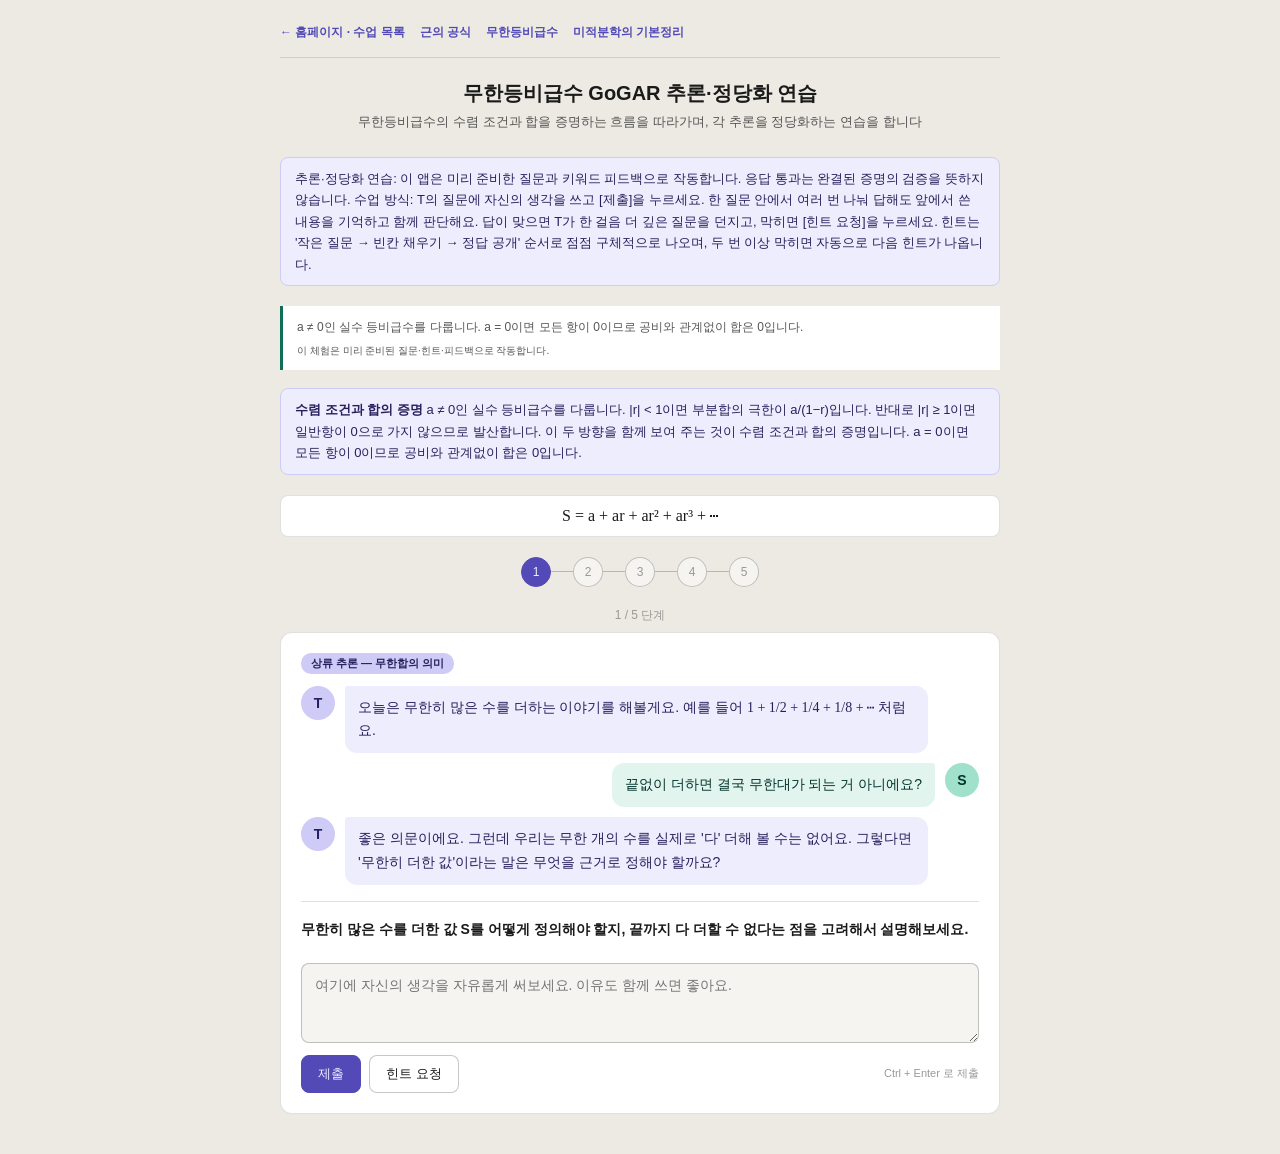
<file: gogar/series-lesson.html>
<!DOCTYPE html>
<html lang="ko">
<head>
<meta charset="UTF-8">
<meta http-equiv="Content-Type" content="text/html; charset=UTF-8">
<meta name="viewport" content="width=device-width, initial-scale=1.0">
<title>무한등비급수 | 추론과 정당화 연습</title>
<style>
*{box-sizing:border-box;margin:0;padding:0}
:root{
--bg:#fff;--bg2:#f5f4f0;--bg3:#eceae3;
--text:#1a1a1a;--text2:#555;--text3:#999;
--b:rgba(0,0,0,.12);--b2:rgba(0,0,0,.22);
--p0:#EEEDFE;--p1:#CECBF6;--p2:#534AB7;--p3:#26215C;
--t0:#E1F5EE;--t1:#9FE1CB;--t2:#0F6E56;--t3:#04342C;
--c0:#FAECE7;--c1:#F5C4B3;--c2:#993C1D;
--a0:#FAEEDA;--a1:#FAC775;--a2:#633806;
--r:8px;--rl:12px
}
@media(prefers-color-scheme:dark){
:root{
--bg:#1e1e1e;--bg2:#2a2a2a;--bg3:#333;
--text:#f0f0f0;--text2:#aaa;--text3:#666;
--b:rgba(255,255,255,.1);--b2:rgba(255,255,255,.22);
--p0:#26215C;--p1:#3C3489;--p2:#AFA9EC;--p3:#EEEDFE;
--t0:#04342C;--t1:#085041;--t2:#5DCAA5;--t3:#E1F5EE;
--c0:#4A1B0C;--c1:#712B13;--c2:#F0997B;
--a0:#412402;--a1:#633806;--a2:#FAC775
}}
body{font-family:-apple-system,BlinkMacSystemFont,'Segoe UI','Apple SD Gothic Neo','Malgun Gothic',sans-serif;background:var(--bg3);color:var(--text);min-height:100vh;padding:1.5rem 1rem}
.wrap{max-width:720px;margin:0 auto}
.site-links{display:flex;flex-wrap:wrap;gap:8px 15px;padding:0 0 16px;margin-bottom:22px;border-bottom:1px solid var(--b);font-size:12px}
.site-links a{color:var(--p2);text-decoration:none;font-weight:600}
.site-links a:hover{text-decoration:underline}
.lesson-context{margin-bottom:18px;padding:11px 14px;border-left:3px solid var(--t2);background:var(--bg);color:var(--text2);font-size:12px;line-height:1.7}
.lesson-context small{display:block;margin-top:5px;color:var(--text2)}
.hdr{text-align:center;margin-bottom:1.5rem}
.hdr h1{font-size:20px;font-weight:600}
.hdr p{font-size:13px;color:var(--text2);margin-top:5px;line-height:1.6}
.info{background:var(--p0);border:.5px solid var(--p1);border-radius:var(--r);padding:10px 14px;margin-bottom:1.25rem;font-size:13px;color:var(--p3);line-height:1.65}
.fbox{background:var(--bg);border:.5px solid var(--b);border-radius:var(--r);padding:11px 14px;margin-bottom:1.25rem;text-align:center;font-size:16px;font-family:'Cambria Math','STIX Two Math','Times New Roman',serif;color:var(--text)}
.snav{display:flex;margin-bottom:1.25rem;justify-content:center;align-items:center}
.sdot{width:30px;height:30px;border-radius:50%;border:.5px solid var(--b2);display:flex;align-items:center;justify-content:center;font-size:12px;color:var(--text3);background:var(--bg2);flex-shrink:0;transition:all .2s}
.sdot.cur{background:#534AB7;color:#EEEDFE;border-color:#534AB7}
.sdot.done{background:#0F6E56;color:#E1F5EE;border-color:#0F6E56;cursor:pointer}
.sline{width:22px;height:1px;background:var(--b2)}
.sbadge{font-size:12px;color:var(--text3);text-align:center;margin-bottom:.5rem}
.card{background:var(--bg);border:.5px solid var(--b);border-radius:var(--rl);padding:1.25rem;margin-bottom:1rem}
.tag{display:inline-block;font-size:11px;padding:3px 10px;border-radius:10px;margin-bottom:12px;font-weight:600}
.up{background:var(--p1);color:var(--p3)}
.dn{background:var(--t1);color:var(--t3)}
.ic{background:var(--c1);color:var(--c2)}
.en{background:var(--a1);color:var(--a2)}
.brow{display:flex;gap:10px;align-items:flex-start;margin-bottom:10px}
.brow.r{flex-direction:row-reverse}
.av{width:34px;height:34px;border-radius:50%;display:flex;align-items:center;justify-content:center;font-size:14px;font-weight:700;flex-shrink:0}
.av.t{background:var(--p1);color:var(--p3)}
.av.s{background:var(--t1);color:var(--t3)}
.bb{max-width:86%;padding:10px 13px;border-radius:12px;font-size:14px;line-height:1.7}
.bb.t{background:var(--p0);color:var(--p3);border-top-left-radius:3px}
.bb.s{background:var(--t0);color:var(--t3);border-top-right-radius:3px}
.m{font-family:'Cambria Math','STIX Two Math','Times New Roman',serif;white-space:nowrap}
.ig{display:inline-flex;align-items:center;white-space:nowrap}
.lim{display:inline-flex;flex-direction:column;font-size:.68em;line-height:1.05;margin:0 2px 0 1px;text-align:left}
hr{border:none;border-top:.5px solid var(--b);margin:1rem 0}
.ql{font-size:14px;font-weight:600;color:var(--text);margin-bottom:10px;line-height:1.65}
.clog{display:flex;flex-direction:column;gap:10px;margin-bottom:12px}
.cm{display:flex;gap:8px;align-items:flex-start}
.cm.me{flex-direction:row-reverse}
.cav{width:30px;height:30px;border-radius:50%;display:flex;align-items:center;justify-content:center;font-size:12px;font-weight:700;flex-shrink:0}
.cav.ai{background:var(--p1);color:var(--p3)}
.cav.me{background:var(--t1);color:var(--t3)}
.cb{max-width:86%;padding:9px 13px;border-radius:11px;font-size:13.5px;line-height:1.7;white-space:pre-wrap}
.cb.ai{background:var(--p0);color:var(--p3);border-top-left-radius:3px}
.cb.me{background:var(--t0);color:var(--t3);border-top-right-radius:3px}
.cb.ok{background:var(--t0);color:var(--t2);border:.5px solid var(--t1);border-top-left-radius:3px}
.cb.partial{background:var(--a0);color:var(--a2);border:.5px solid var(--a1);border-top-left-radius:3px}
.cb.miss{background:var(--c0);color:var(--c2);border:.5px solid var(--c1);border-top-left-radius:3px}
.cb.hint{background:var(--bg2);color:var(--text);border:.5px dashed var(--b2);border-top-left-radius:3px}
.cb.typing{color:var(--text3);background:var(--bg2)}
.phase{font-size:12px;color:var(--text3);margin:4px 0 8px}
textarea{width:100%;min-height:80px;font-size:14px;font-family:inherit;color:var(--text);background:var(--bg2);border:.5px solid var(--b2);border-radius:var(--r);padding:10px 13px;resize:vertical;line-height:1.6}
textarea:focus{outline:none;border-color:#7F77DD;box-shadow:0 0 0 2px rgba(83,74,183,.12)}
.brow2{display:flex;gap:8px;margin-top:8px;flex-wrap:wrap;align-items:center}
.kbd{font-size:11px;color:var(--text3);margin-left:auto}
.btn{border:.5px solid var(--b2);border-radius:var(--r);padding:9px 16px;font-size:13px;font-family:inherit;cursor:pointer;transition:all .15s}
.btn:disabled{opacity:.45;cursor:default}
.bp{background:#534AB7;color:#EEEDFE;border-color:#534AB7}
.bp:hover:not(:disabled){background:#3C3489}
.bs{background:var(--bg);color:var(--text)}
.bs:hover:not(:disabled){background:var(--bg2)}
.nrow{margin-top:.25rem;margin-bottom:1rem;display:none;justify-content:flex-end}
.nrow.show{display:flex}
.sum{background:var(--bg);border:.5px solid var(--b);border-radius:var(--rl);padding:1.5rem}
.sum h2{font-size:17px;font-weight:600;margin-bottom:1rem}
.ff{text-align:center;margin:1rem 0 1.25rem;padding:14px;background:var(--p0);border-radius:var(--r);font-size:17px;font-family:'Cambria Math','STIX Two Math','Times New Roman',serif;color:var(--p3);border:.5px solid var(--p1);line-height:1.8}
.si{display:flex;gap:10px;margin-bottom:12px;align-items:flex-start}
.si .tag{flex-shrink:0;margin-bottom:0;min-width:96px;text-align:center}
.st{font-size:13.5px;line-height:1.7}
.note{margin-top:1rem;padding:12px 14px;background:var(--bg2);border-radius:var(--r);border:.5px solid var(--b);font-size:13px;color:var(--text2);line-height:1.7}
.again{margin-top:1rem;display:flex;justify-content:center}
@media(max-width:480px){.si{flex-direction:column;gap:4px}.bb,.cb{max-width:92%}}
</style>
</head>
<body>
<div class="wrap">
<nav class="site-links" aria-label="GoGAR 수업 이동"><a href="index.html#lessons">← 홈페이지 · 수업 목록</a><a href="lesson.html">근의 공식</a><a href="series-lesson.html?v=20261019-r2">무한등비급수</a><a href="ftc-lesson.html?v=20261019-ftc2">미적분학의 기본정리</a></nav>
<div class="hdr"><h1 id="title"></h1><p id="subtitle"></p></div>
<div class="info" id="info"></div>
<div class="lesson-context">a ≠ 0인 실수 등비급수를 다룹니다. a = 0이면 모든 항이 0이므로 공비와 관계없이 합은 0입니다.<small>이 체험은 미리 준비된 질문·힌트·피드백으로 작동합니다.</small></div>
<div class="info" id="proof-scope"><strong>수렴 조건과 합의 증명</strong> a ≠ 0인 실수 등비급수를 다룹니다. |r| &lt; 1이면 부분합의 극한이 a/(1−r)입니다. 반대로 |r| ≥ 1이면 일반항이 0으로 가지 않으므로 발산합니다. 이 두 방향을 함께 보여 주는 것이 수렴 조건과 합의 증명입니다. a = 0이면 모든 항이 0이므로 공비와 관계없이 합은 0입니다.</div>
<div class="fbox" id="fdisp"></div>
<div class="snav" id="snav"></div>
<div id="main"></div>
</div>
<script>
var T={
title:"\uBB34\uD55C\uB4F1\uBE44\uAE09\uC218 GoGAR \uCD94\uB860\u00B7\uC815\uB2F9\uD654 \uC5F0\uC2B5",
subtitle:"\uBB34\uD55C\uB4F1\uBE44\uAE09\uC218\uC758 \uC218\uB834 \uC870\uAC74\uACFC \uD569\uC744 \uC99D\uBA85\uD558\uB294 \uD750\uB984\uC744 \uB530\uB77C\uAC00\uBA70, \uAC01 \uCD94\uB860\uC744 \uC815\uB2F9\uD654\uD558\uB294 \uC5F0\uC2B5\uC744 \uD569\uB2C8\uB2E4",
info:"\uCD94\uB860\u00B7\uC815\uB2F9\uD654 \uC5F0\uC2B5: \uC774 \uC571\uC740 \uBBF8\uB9AC \uC900\uBE44\uD55C \uC9C8\uBB38\uACFC \uD0A4\uC6CC\uB4DC \uD53C\uB4DC\uBC31\uC73C\uB85C \uC791\uB3D9\uD569\uB2C8\uB2E4. \uC751\uB2F5 \uD1B5\uACFC\uB294 \uC644\uACB0\uB41C \uC99D\uBA85\uC758 \uAC80\uC99D\uC744 \uB73B\uD558\uC9C0 \uC54A\uC2B5\uB2C8\uB2E4. \uC218\uC5C5 \uBC29\uC2DD: T\uC758 \uC9C8\uBB38\uC5D0 \uC790\uC2E0\uC758 \uC0DD\uAC01\uC744 \uC4F0\uACE0 [\uC81C\uCD9C]\uC744 \uB204\uB974\uC138\uC694. \uD55C \uC9C8\uBB38 \uC548\uC5D0\uC11C \uC5EC\uB7EC \uBC88 \uB098\uB220 \uB2F5\uD574\uB3C4 \uC55E\uC5D0\uC11C \uC4F4 \uB0B4\uC6A9\uC744 \uAE30\uC5B5\uD558\uACE0 \uD568\uAED8 \uD310\uB2E8\uD574\uC694. \uB2F5\uC774 \uB9DE\uC73C\uBA74 T\uAC00 \uD55C \uAC78\uC74C \uB354 \uAE4A\uC740 \uC9C8\uBB38\uC744 \uB358\uC9C0\uACE0, \uB9C9\uD788\uBA74 [\uD78C\uD2B8 \uC694\uCCAD]\uC744 \uB204\uB974\uC138\uC694. \uD78C\uD2B8\uB294 '\uC791\uC740 \uC9C8\uBB38 \u2192 \uBE48\uCE78 \uCC44\uC6B0\uAE30 \u2192 \uC815\uB2F5 \uACF5\uAC1C' \uC21C\uC11C\uB85C \uC810\uC810 \uAD6C\uCCB4\uC801\uC73C\uB85C \uB098\uC624\uBA70, \uB450 \uBC88 \uC774\uC0C1 \uB9C9\uD788\uBA74 \uC790\uB3D9\uC73C\uB85C \uB2E4\uC74C \uD78C\uD2B8\uAC00 \uB098\uC635\uB2C8\uB2E4.",
final:"a + ar + ar\u00B2 + ar\u00B3 + \u22EF = a / (1 \u2212 r)<br><span style=\"font-size:14px\">\uB2E8, |r| &lt; 1 \uC77C \uB54C\uB9CC (a \u2260 0)</span>",
note:"\uC774 \uC218\uC5C5\uC758 \uB300\uD654 \uC790\uCCB4\uAC00 GoGAR(\uC774\uC720\uB97C \uC8FC\uACE0\uBC1B\uB294 \uAC8C\uC784)\uC600\uC5B4\uC694. \uC815\uC758\uC5D0\uC11C \uCD9C\uBC1C\uD558\uACE0(\uC0C1\uB958 \uCD94\uB860), \uADF8 \uC815\uC758\uB85C\uBD80\uD130 \uACB0\uACFC\uB97C \uC774\uB04C\uC5B4\uB0B4\uACE0(\uD558\uB958 \uCD94\uB860), \uADF8\uB7F4\uB4EF\uD558\uC9C0\uB9CC \uBAA8\uC21C\uB41C \uCD94\uB860\uC744 \uAC00\uB824\uB0B4\uACE0(\uC591\uB9BD \uBD88\uAC00\uB2A5), \uC815\uB9AC\uB97C '\uC5B8\uC81C \uC368\uB3C4 \uB418\uB294\uC9C0'\uB97C \uC2A4\uC2A4\uB85C \uC815\uB2F9\uD654\uD558\uB294(\uC790\uACA9 \uBD80\uC5EC) \uACFC\uC815 \uC804\uCCB4\uAC00 \uC218\uD559\uC801 \uC774\uD574\uB97C \uC810\uAC80\uD558\uB294 \uC5F0\uC2B5\uC785\uB2C8\uB2E4.",
steps:[

/* ---------- 1 ---------- */
{tag:"up",tagTxt:"\uC0C1\uB958 \uCD94\uB860 \u2014 \uBB34\uD55C\uD569\uC758 \uC758\uBBF8",
formula:"S = a + ar + ar\u00B2 + ar\u00B3 + \u22EF",
bubbles:[
{r:"t",txt:"\uC624\uB298\uC740 \uBB34\uD55C\uD788 \uB9CE\uC740 \uC218\uB97C \uB354\uD558\uB294 \uC774\uC57C\uAE30\uB97C \uD574\uBCFC\uAC8C\uC694. \uC608\uB97C \uB4E4\uC5B4 <span class='m'>1 + 1/2 + 1/4 + 1/8 + \u22EF</span> \uCC98\uB7FC\uC694."},
{r:"s",txt:"\uB05D\uC5C6\uC774 \uB354\uD558\uBA74 \uACB0\uAD6D \uBB34\uD55C\uB300\uAC00 \uB418\uB294 \uAC70 \uC544\uB2C8\uC5D0\uC694?"},
{r:"t",txt:"\uC88B\uC740 \uC758\uBB38\uC774\uC5D0\uC694. \uADF8\uB7F0\uB370 \uC6B0\uB9AC\uB294 \uBB34\uD55C \uAC1C\uC758 \uC218\uB97C \uC2E4\uC81C\uB85C '\uB2E4' \uB354\uD574 \uBCFC \uC218\uB294 \uC5C6\uC5B4\uC694. \uADF8\uB807\uB2E4\uBA74 '\uBB34\uD55C\uD788 \uB354\uD55C \uAC12'\uC774\uB77C\uB294 \uB9D0\uC740 \uBB34\uC5C7\uC744 \uADFC\uAC70\uB85C \uC815\uD574\uC57C \uD560\uAE4C\uC694?"}],
q:"\uBB34\uD55C\uD788 \uB9CE\uC740 \uC218\uB97C \uB354\uD55C \uAC12 S\uB97C \uC5B4\uB5BB\uAC8C \uC815\uC758\uD574\uC57C \uD560\uC9C0, \uB05D\uAE4C\uC9C0 \uB2E4 \uB354\uD560 \uC218 \uC5C6\uB2E4\uB294 \uC810\uC744 \uACE0\uB824\uD574\uC11C \uC124\uBA85\uD574\uBCF4\uC138\uC694.",
good:{need:2,groups:[
 {kw:["\uBD80\uBD84\uD569","sn","s_n","n\uD56D\uAE4C\uC9C0","n\uBC88\uC9F8\uD56D\uAE4C\uC9C0","n\uC9F8\uD56D\uAE4C\uC9C0","\uCC98\uC74Cn\uAC1C","n\uAC1C\uAE4C\uC9C0","n\uAC1C\uC758\uD569","n\uAC1C\uB97C\uB354","\uC720\uD55C\uAC1C","\uBA87\uAC1C\uAE4C\uC9C0","\uBA87\uAC1C\uB9CC"],
  lack:"\uB05D\uAE4C\uC9C0 \uB2E4 \uB354\uD560 \uC218 \uC5C6\uB2E4\uBA74, \uC6B0\uB9AC\uAC00 \uC2E4\uC81C\uB85C \uACC4\uC0B0\uD560 \uC218 \uC788\uB294 \uAC74 '\uCC98\uC74C \uBA87 \uAC1C\uAE4C\uC9C0\uC758 \uD569'\uC774\uC5D0\uC694. \uCC98\uC74C n\uAC1C\uAE4C\uC9C0 \uB354\uD55C \uD569\uC744 \uBB34\uC5C7\uC774\uB77C\uACE0 \uBD80\uB974\uACE0, \uC5B4\uB5BB\uAC8C \uB098\uD0C0\uB0BC\uAE4C\uC694?"},
 {kw:["\uADF9\uD55C","lim","\uAC00\uAE4C\uC6CC","\uB2E4\uAC00\uAC00","\uB2E4\uAC00\uAC04","\uC811\uADFC","\uC218\uB834","n\u2192\u221E","n->\u221E","n\uC744\uD06C\uAC8C","n\uC774\uCEE4","n\uC744\uBB34\uD55C","\uACC4\uC18D\uB298\uB9AC"],
  lack:"\uCC98\uC74C n\uAC1C\uAE4C\uC9C0\uC758 \uD569\uC744 \uC0DD\uAC01\uD55C \uAC74 \uC544\uC8FC \uC88B\uC544\uC694. \uADF8\uB7FC n\uC744 \uC810\uC810 \uD06C\uAC8C \uD560 \uB54C \uADF8 \uD569\uC774 \uC5B4\uB5BB\uAC8C \uB418\uB294\uC9C0\uB97C \uBD10\uC57C \uD558\uC9C0 \uC54A\uC744\uAE4C\uC694? \uADF8 \uACFC\uC815\uC744 \uC218\uD559\uC5D0\uC11C\uB294 \uBB34\uC5C7\uC774\uB77C\uACE0 \uBD80\uB974\uC8E0?"}],
 ok:"\uC815\uD655\uD574\uC694! \uBB34\uD55C\uD569 S\uB294 '\uBD80\uBD84\uD569 S\u2099\uC758 \uADF9\uD55C', \uC989 <span class='m'>S = lim<sub>n\u2192\u221E</sub> S\u2099</span> \uC73C\uB85C \uC815\uC758\uD569\uB2C8\uB2E4. \uC774 \uADF9\uD55C\uC774 \uC874\uC7AC\uD560 \uB54C \uAE09\uC218\uAC00 '\uC218\uB834\uD55C\uB2E4'\uACE0 \uD574\uC694."},
miss:["1 + 1/2 = 1.5, 1 + 1/2 + 1/4 = 1.75 \u2026 \uC774\uB807\uAC8C '\uCC98\uC74C \uBA87 \uAC1C\uAE4C\uC9C0 \uB354\uD55C \uAC12'\uC744 \uCC28\uB840\uB85C \uC801\uC5B4 \uBCF4\uBA74 \uC5B4\uB5A4 \uACBD\uD5A5\uC774 \uBCF4\uC774\uB098\uC694? \uADF8 \uACBD\uD5A5\uC744 \uC774\uC6A9\uD574 S\uB97C \uC815\uD560 \uC218 \uC788\uC9C0 \uC54A\uC744\uAE4C\uC694?",
"\uC9C1\uC811 \uB05D\uAE4C\uC9C0 \uB354\uD560 \uC218 \uC5C6\uC73C\uB2C8, \uACC4\uC0B0\uD560 \uC218 \uC788\uB294 \uAC83\uC5D0\uC11C \uCD9C\uBC1C\uD574\uC57C \uD574\uC694. \uCC98\uC74C n\uAC1C\uAE4C\uC9C0\uC758 \uD569\uC740 \uACC4\uC0B0\uD560 \uC218 \uC788\uC8E0? \uADF8\uAC83\uACFC n\uC744 \uD0A4\uC6B0\uB294 \uACFC\uC815\uC744 \uC774\uC6A9\uD574 S\uB97C \uC815\uC758\uD574\uBCF4\uC138\uC694."],
hints:["\uC791\uC740 \uC9C8\uBB38 1: 1 + 1/2 + 1/4 \uC5D0\uC11C \uBA48\uCD98\uB2E4\uBA74 \uD569\uC740 \uC5BC\uB9C8\uC778\uAC00\uC694? 1/8\uAE4C\uC9C0 \uB354\uD558\uBA74\uC694?",
"\uC791\uC740 \uC9C8\uBB38 2: \uC774\uB807\uAC8C \uCC98\uC74C n\uAC1C\uAE4C\uC9C0 \uB354\uD55C \uD569\uC744 S\u2099\uC774\uB77C \uD574\uC694. n\uC774 \uCEE4\uC9C8\uC218\uB85D S\u2099\uC740 \uC5B4\uB5A4 \uC218\uC5D0 \uAC00\uAE4C\uC6CC\uC9C0\uB098\uC694?",
"\uC791\uC740 \uC9C8\uBB38 3: \uADF8\uB807\uB2E4\uBA74 '\uBB34\uD55C\uD569 S'\uB97C 'n\uC744 \uD55C\uC5C6\uC774 \uD0A4\uC6B8 \uB54C S\u2099\uC774 \uAC00\uAE4C\uC6CC\uC9C0\uB294 \uAC12', \uC989 S\u2099\uC758 \u25CB\u25CB\uC73C\uB85C \uC815\uD558\uBA74 \uC5B4\uB5A8\uAE4C\uC694? \u25CB\u25CB\uC5D0 \uB4E4\uC5B4\uAC08 \uB9D0\uC740?"],
frame:"\uBB34\uD55C\uD569 S\uB294 \uCC98\uC74C n\uAC1C\uAE4C\uC9C0\uC758 \uD569\uC778 ( \u2460 )\uC758, n \u2192 \u221E \uC77C \uB54C\uC758 ( \u2461 )\uC73C\uB85C \uC815\uC758\uD55C\uB2E4.",
model:"\uB05D\uAE4C\uC9C0 \uB2E4 \uB354\uD560 \uC218\uB294 \uC5C6\uC73C\uBBC0\uB85C, \uCC98\uC74C n\uAC1C\uAE4C\uC9C0 \uB354\uD55C \uBD80\uBD84\uD569 S\u2099\uC744 \uBA3C\uC800 \uC0DD\uAC01\uD558\uACE0, n\uC744 \uD55C\uC5C6\uC774 \uD06C\uAC8C \uD560 \uB54C S\u2099\uC774 \uAC00\uAE4C\uC6CC\uC9C0\uB294 \uAC12, \uC989 S\u2099\uC758 \uADF9\uD55C\uC73C\uB85C S\uB97C \uC815\uC758\uD55C\uB2E4.",
follow:{model:"S\u2099\uC758 \uADF9\uD55C\uC774 \uC874\uC7AC\uD558\uC9C0 \uC54A\uC73C\uBA74 \uAE09\uC218\uB294 \uBC1C\uC0B0\uD558\uACE0, \uD569 S\uB294 \uC874\uC7AC\uD558\uC9C0 \uC54A\uB294\uB2E4.",q:"\uADF8\uB807\uB2E4\uBA74 \uBC18\uB300\uB85C, S\u2099\uC758 \uADF9\uD55C\uC774 \uC874\uC7AC\uD558\uC9C0 \uC54A\uC73C\uBA74 S\uC5D0 \uB300\uD574 \uBB34\uC5C7\uC774\uB77C\uACE0 \uB9D0\uD574\uC57C \uD560\uAE4C\uC694?",
 need:1,groups:[{kw:["\uBC1C\uC0B0","\uC874\uC7AC\uD558\uC9C0\uC54A","\uC874\uC7AC\uC548","\uC5C6\uB2E4","\uC5C6\uC5B4","\uC815\uC758\uB418\uC9C0\uC54A","\uC815\uC758\uD560\uC218\uC5C6","\uAC12\uC774\uC5C6","\uC218\uB834\uD558\uC9C0\uC54A","\uC218\uB834\uC548","\uD569\uC774\uC5C6","\uAD6C\uD560\uC218\uC5C6"]}],
 ok:"\uB9DE\uC544\uC694. \uADF8\uB54C \uAE09\uC218\uB294 '\uBC1C\uC0B0'\uD558\uBA70, S\uB77C\uB294 \uAC12 \uC790\uCCB4\uAC00 \uC5C6\uC5B4\uC694. \uC774 \uC0AC\uC2E4\uC774 4\uB2E8\uACC4\uC5D0\uC11C \uC544\uC8FC \uC911\uC694\uD55C \uBB34\uAE30\uAC00 \uB429\uB2C8\uB2E4. \uAF2D \uAE30\uC5B5\uD574\uB450\uC138\uC694!",
 miss:"\uC608\uB97C \uB4E4\uC5B4 1 + 1 + 1 + \u22EF \uC758 \uBD80\uBD84\uD569\uC740 1, 2, 3, \u22EF \uC73C\uB85C \uB05D\uC5C6\uC774 \uCEE4\uC838\uC694. \uC774\uB54C '\uD569 S'\uB77C\uB294 \uD558\uB098\uC758 \uC218\uAC00 \uC788\uB2E4\uACE0 \uD560 \uC218 \uC788\uC744\uAE4C\uC694?"},
sum:"\uBB34\uD55C\uD569 S\uB294 \uBD80\uBD84\uD569 S\u2099\uC758 \uADF9\uD55C\uC73C\uB85C <b>\uC815\uC758</b>\uD55C\uB2E4. \uADF9\uD55C\uC774 \uC5C6\uC73C\uBA74 S\uB294 \uC874\uC7AC\uD558\uC9C0 \uC54A\uB294\uB2E4(\uBC1C\uC0B0)."},

/* ---------- 2 ---------- */
{tag:"dn",tagTxt:"\uD558\uB958 \uCD94\uB860 \u2014 \uBD80\uBD84\uD569 \uACF5\uC2DD",
formula:"S\u2099 = a + ar + ar\u00B2 + \u22EF + ar\u207F\u207B\u00B9",
bubbles:[
{r:"t",txt:"1\uB2E8\uACC4\uC5D0 \uB530\uB974\uBA74 \uBA3C\uC800 S\u2099\uC744 \uC54C\uC544\uC57C \uD574\uC694. n\uAC1C\uB97C \uC77C\uC77C\uC774 \uB354\uD558\uB294 \uB300\uC2E0 \uC4F8 \uC218 \uC788\uB294 \uC694\uB839\uC774 \uC788\uC5B4\uC694. \uC591\uBCC0\uC5D0 r\uC744 \uACF1\uD574 \uBCFC\uAE4C\uC694?"},
{r:"t",txt:"<span class='m'>rS\u2099 = ar + ar\u00B2 + \u22EF + ar\u207F\u207B\u00B9 + ar\u207F</span> \uC774 \uB429\uB2C8\uB2E4. \uC774\uC81C S\u2099\uACFC rS\u2099\uC744 \uC704\uC544\uB798\uB85C \uB098\uB780\uD788 \uB193\uACE0 \uBE44\uAD50\uD574\uBCF4\uC138\uC694."},
{r:"s",txt:"\uC5B4? \uB450 \uC2DD\uC5D0 \uACB9\uCE58\uB294 \uD56D\uC774 \uC5C4\uCCAD \uB9CE\uB124\uC694\u2026"}],
q:"S\u2099 \u2212 rS\u2099 \uC744 \uACC4\uC0B0\uD558\uBA74 \uBB34\uC5C7\uC774 \uB0A8\uB294\uC9C0, \uADF8\uB9AC\uACE0 \uC65C \uADF8\uB807\uAC8C \uB418\uB294\uC9C0 \uC124\uBA85\uD574\uBCF4\uC138\uC694.",
good:{need:2,groups:[
 {kw:["a-ar^n","a(1-r^n)","a-arn","a-a*r^n","\uCCAB\uD56D\uACFC","\uCCAB\uC9F8\uD56D\uACFC","a\uC640ar^n","a\uD558\uACE0ar^n","a\uB791ar^n"],
  lack:"\uC5B4\uB5A4 \uD56D\uB4E4\uC774 \uC9C0\uC6CC\uC9C0\uB294\uC9C0\uB294 \uC798 \uBD24\uC5B4\uC694. \uADF8\uB7FC \uC9C0\uC6CC\uC9C0\uC9C0 \uC54A\uACE0 \uB05D\uAE4C\uC9C0 \uB0A8\uB294 \uD56D\uC740 \uC815\uD655\uD788 \uBB34\uC5C7\uACFC \uBB34\uC5C7\uC778\uAC00\uC694? \uC2DD\uC73C\uB85C \uC368\uBCF4\uC138\uC694."},
 {kw:["\uC9C0\uC6CC","\uC18C\uAC70","\uC0AC\uB77C","\uC0C1\uC1C4","\uC5C6\uC5B4","\uACB9\uCE58","\uAC19\uC740\uD56D","\uACF5\uD1B5","\uBE60\uC9C0","\uBE7C\uBA74"],
  lack:"\uB0A8\uB294 \uACB0\uACFC\uB294 \uC815\uD655\uD574\uC694! \uADF8\uB7F0\uB370 \uC65C \uAC00\uC6B4\uB370 \uD56D\uB4E4\uC774 \uC804\uBD80 \uC5C6\uC5B4\uC9C0\uB294 \uAC78\uAE4C\uC694? \uB450 \uC2DD\uC744 \uB098\uB780\uD788 \uB193\uC558\uC744 \uB54C \uBCF4\uC774\uB294 \uC774\uC720\uB97C \uB9D0\uD574\uBCF4\uC138\uC694."}],
 ok:"\uD6CC\uB96D\uD574\uC694! \uAC00\uC6B4\uB370 \uD56D\uB4E4\uC774 \uBAA8\uB450 \uC0C1\uC1C4\uB418\uC5B4 <span class='m'>S\u2099 \u2212 rS\u2099 = a \u2212 ar\u207F</span>, \uC989 <span class='m'>(1 \u2212 r)S\u2099 = a(1 \u2212 r\u207F)</span> \uC774 \uB429\uB2C8\uB2E4."},
miss:["S\u2099 = a + ar + ar\u00B2 + \u22EF + ar\u207F\u207B\u00B9, rS\u2099 = ar + ar\u00B2 + \u22EF + ar\u207F\u207B\u00B9 + ar\u207F. \uB450 \uC2DD\uC5D0 \uACF5\uD1B5\uC73C\uB85C \uB4E4\uC5B4 \uC788\uB294 \uD56D\uC5D0 \uB3D9\uADF8\uB77C\uBBF8\uB97C \uCCD0 \uBCF4\uC138\uC694. \uB3D9\uADF8\uB77C\uBBF8\uAC00 \uC5C6\uB294 \uD56D\uC740 \uBB34\uC5C7\uC778\uAC00\uC694?",
"S\u2099\uC5D0\uB9CC \uC788\uB294 \uD56D\uC740 \uBB34\uC5C7\uC774\uACE0, rS\u2099\uC5D0\uB9CC \uC788\uB294 \uD56D\uC740 \uBB34\uC5C7\uC778\uAC00\uC694? \uBE7C\uBA74 \uADF8 \uB458\uB9CC \uB0A8\uC9C0 \uC54A\uC744\uAE4C\uC694?"],
hints:["\uC791\uC740 \uC9C8\uBB38 1: S\u2099\uC758 \uB458\uC9F8 \uD56D ar\uC740 rS\u2099\uC5D0\uB3C4 \uC788\uB098\uC694? \uC14B\uC9F8 \uD56D ar\u00B2\uC740\uC694?",
"\uC791\uC740 \uC9C8\uBB38 2: S\u2099\uC5D0\uB294 \uC788\uC9C0\uB9CC rS\u2099\uC5D0\uB294 \uC5C6\uB294 \uD56D\uC740? rS\u2099\uC5D0\uB294 \uC788\uC9C0\uB9CC S\u2099\uC5D0\uB294 \uC5C6\uB294 \uD56D\uC740?",
"\uC791\uC740 \uC9C8\uBB38 3: \uADF8\uB7EC\uBA74 S\u2099 \u2212 rS\u2099 = (S\u2099\uC5D0\uB9CC \uC788\uB294 \uD56D) \u2212 (rS\u2099\uC5D0\uB9CC \uC788\uB294 \uD56D) = ?"],
frame:"S\u2099\uACFC rS\u2099\uC5D0\uB294 ar\uBD80\uD130 ar\u207F\u207B\u00B9\uAE4C\uC9C0 ( \u2460 ) \uD56D\uC774 \uB4E4\uC5B4 \uC788\uC5B4\uC11C \uBE7C\uBA74 \uBAA8\uB450 ( \u2461 ). \uB0A8\uB294 \uAC83\uC740 S\u2099\uC758 \uCCAB\uC9F8\uD56D ( \u2462 )\uACFC rS\u2099\uC758 \uB9C8\uC9C0\uB9C9 \uD56D ( \u2463 )\uBFD0\uC774\uB2E4.",
model:"\uB450 \uC2DD\uC5D0 ar, ar\u00B2, \u22EF, ar\u207F\u207B\u00B9\uC774 \uACF5\uD1B5\uC73C\uB85C \uB4E4\uC5B4 \uC788\uC5B4\uC11C \uBE7C\uBA74 \uBAA8\uB450 \uC9C0\uC6CC\uC9C0\uACE0, a\uC640 ar\u207F\uB9CC \uB0A8\uB294\uB2E4. \uB530\uB77C\uC11C S\u2099 \u2212 rS\u2099 = a \u2212 ar\u207F \uC774\uB2E4.",
follow:{model:"1 \u2212 r\uB85C \uB098\uB204\uB824\uBA74 r \u2260 1 \uC774\uC5B4\uC57C \uD55C\uB2E4(0\uC73C\uB85C \uB098\uB20C \uC218 \uC5C6\uC73C\uB2C8\uAE4C). r = 1\uC774\uBA74 S\u2099 = na \uB85C \uC9C1\uC811 \uAD6C\uD55C\uB2E4.",q:"\uC774\uC81C \uC591\uBCC0\uC744 (1 \u2212 r)\uB85C \uB098\uB204\uBA74 <span class='m'>S\u2099 = a(1 \u2212 r\u207F)/(1 \u2212 r)</span> \uC774\uC5D0\uC694. \uADF8\uB7F0\uB370 \uC774\uB807\uAC8C \uB098\uB204\uB824\uBA74 r\uC5D0 \uC5B4\uB5A4 \uC870\uAC74\uC774 \uD544\uC694\uD560\uAE4C\uC694? \uADF8 \uC870\uAC74\uC774 \uAE68\uC9C0\uBA74 S\u2099\uC740 \uC5B4\uB5BB\uAC8C \uAD6C\uD558\uC8E0?",
 need:1,groups:[{kw:["r\u22601","r!=1","r\uC7741\uC774\uC544","r\uAC001\uC774\uC544","r\uC7401\uC774\uC544","r\uB2941\uC774\uC544","1\uC774\uC544\uB2C8","1-r\u22600","1-r\uC7740\uC774\uC544","0\uC774\uC544\uB2C8","0\uC774\uBA74\uC548","0\uC73C\uB85C\uB098\uB20C\uC218\uC5C6","0\uC73C\uB85C\uB098\uB204\uBA74","r=1\uC774\uBA74","r=1\uC77C\uB54C"]}],
 ok:"\uB9DE\uC544\uC694! r \u2260 1 \uC774\uC5B4\uC57C 1 \u2212 r \u2260 0 \uC774\uB77C\uC11C \uB098\uB20C \uC218 \uC788\uC5B4\uC694. r = 1\uC774\uBA74 \uBAA8\uB4E0 \uD56D\uC774 a\uB77C\uC11C S\u2099 = na \uB85C \uC9C1\uC811 \uAD6C\uD569\uB2C8\uB2E4.",
 miss:"\uC5B4\uB5A4 \uC218\uB85C \uB098\uB20C \uB54C \uC808\uB300 \uC548 \uB418\uB294 \uACBD\uC6B0\uAC00 \uC788\uC8E0? 1 \u2212 r \uC774 \uADF8\uB7F0 \uAC12\uC774 \uB418\uB294 r\uC740 \uBB34\uC5C7\uC778\uAC00\uC694?",
 hints:["\uC791\uC740 \uC9C8\uBB38: 0\uC73C\uB85C \uB098\uB20C \uC218 \uC788\uB098\uC694? 1 \u2212 r = 0 \uC774 \uB418\uB294 r\uC740?","\uC791\uC740 \uC9C8\uBB38: r = 1\uC774\uBA74 \uC218\uC5F4\uC740 a, a, a, \u22EF \uC774\uC5D0\uC694. \uC774\uB54C S\u2099\uC740 \uACF5\uC2DD \uC5C6\uC774\uB3C4 \uBC14\uB85C \uAD6C\uD560 \uC218 \uC788\uC8E0?"]},
sum:"S\u2099 \u2212 rS\u2099 = a \u2212 ar\u207F \uC774\uBBC0\uB85C <span class='m'>S\u2099 = a(1 \u2212 r\u207F)/(1 \u2212 r)</span> (r \u2260 1). r = 1\uC774\uBA74 S\u2099 = na."},

/* ---------- 3 ---------- */
{tag:"dn",tagTxt:"\uD558\uB958 \uCD94\uB860 \u2014 r\u207F\uC758 \uC6B4\uBA85",
formula:"S = lim S\u2099 = lim a(1 \u2212 r\u207F) / (1 \u2212 r)",
bubbles:[
{r:"t",txt:"1\uB2E8\uACC4\uC5D0\uC11C S = lim S\u2099 \uC774\uB77C\uACE0 \uD588\uC8E0. 2\uB2E8\uACC4 \uACF5\uC2DD\uC744 \uB123\uC73C\uBA74 <span class='m'>S = lim a(1 \u2212 r\u207F)/(1 \u2212 r)</span> \uC774\uC5D0\uC694."},
{r:"t",txt:"\uC774 \uC2DD\uC5D0\uC11C n\uC774 \uCEE4\uC9C8 \uB54C \uBCC0\uD558\uB294 \uBD80\uBD84\uC740 \uB2E8 \uD558\uB098, r\u207F\uBFD0\uC774\uC5D0\uC694. \uADF8\uB7EC\uB2C8\uAE4C \uC218\uB834\uD558\uB290\uB0D0 \uB9C8\uB290\uB0D0\uB294 \uC804\uC801\uC73C\uB85C r\u207F\uC5D0 \uB2EC\uB824 \uC788\uC5B4\uC694."},
{r:"s",txt:"r = 1/2\uC774\uBA74 (1/2)\u207F\uC740 \uC810\uC810 \uC791\uC544\uC9C0\uACE0, r = 2\uC774\uBA74 2\u207F\uC740 \uC810\uC810 \uCEE4\uC9C0\uACE0\u2026"}],
q:"r\u207F\uC774 0\uC73C\uB85C \uC218\uB834\uD558\uB824\uBA74 r\uC774 \uC5B4\uB5A4 \uBC94\uC704\uC5D0 \uC788\uC5B4\uC57C \uD558\uB294\uC9C0, \uADF8 \uC774\uC720\uC640 \uD568\uAED8 \uC124\uBA85\uD574\uBCF4\uC138\uC694. (r\uC774 \uC74C\uC218\uC778 \uACBD\uC6B0\uB3C4 \uAF2D \uC0DD\uAC01\uD574\uBCF4\uC138\uC694!)",
good:{need:2,groups:[
 {kw:["|r|<1","\uC808\uB313\uAC12","\uC808\uB300\uAC12","-1<r<1","-1\uACFC1\uC0AC\uC774","-1\uC5D0\uC11C1\uC0AC\uC774","-1\uBCF4\uB2E4\uD06C\uACE01\uBCF4\uB2E4\uC791","-1\uCD08\uACFC1\uBBF8\uB9CC"],
  lack:"\uBC94\uC704\uB97C \uB354 \uC815\uD655\uD788 \uC368\uBCFC\uAE4C\uC694? r = \u22120.5\uCC98\uB7FC \uC74C\uC218\uC77C \uB54C\uB3C4 0\uC73C\uB85C \uAC00\uB294\uC9C0, r = \u22122\uC77C \uB54C\uB294 \uC5B4\uB5A4\uC9C0 \uD655\uC778\uD574\uC11C \uBC94\uC704\uB97C \uC644\uC131\uD574\uBCF4\uC138\uC694."},
 {kw:["\uC791\uC544","0\uC5D0\uAC00\uAE4C","0\uC73C\uB85C","0\uC5D0\uC218\uB834","\uACF1\uD560\uC218\uB85D","\uACC4\uC18D\uACF1","\uC904\uC5B4","\uCEE4\uC9C0","\uBC1C\uC0B0","\uC9C4\uB3D9","\uD06C\uAE30"],
  lack:"\uBC94\uC704\uB294 \uC815\uD655\uD574\uC694! \uADF8\uB7F0\uB370 \uC65C \uADF8 \uBC94\uC704\uC5EC\uC57C \uD558\uC8E0? \uD06C\uAE30\uAC00 1\uBCF4\uB2E4 \uC791\uC740 \uC218\uB97C \uACC4\uC18D \uACF1\uD558\uBA74 \uC5B4\uB5A4 \uC77C\uC774 \uC77C\uC5B4\uB098\uB294\uC9C0 \uB9D0\uD574\uBCF4\uC138\uC694."}],
 partial:{kw:["r<1","1\uBCF4\uB2E4\uC791","1\uBBF8\uB9CC","0<r<1"],msg:"\uC88B\uC740 \uCD9C\uBC1C\uC774\uC5D0\uC694! \uADF8\uB7F0\uB370 r = \u22122\uB97C \uC0DD\uAC01\uD574 \uBD10\uC694. \u22122 < 1 \uC774\uC9C0\uB9CC (\u22122)\u207F = \u22122, 4, \u22128, 16, \u22EF \uC740 0\uC73C\uB85C \uAC08\uAE4C\uC694? \uBC94\uC704\uB97C \uB2E4\uC2DC \uB2E4\uB4EC\uC5B4 \uBCF4\uC138\uC694."},
 ok:"\uC815\uD655\uD574\uC694! <span class='m'>r\u207F \u2192 0 \u21D4 |r| &lt; 1</span>. \uD06C\uAE30\uAC00 1\uBCF4\uB2E4 \uC791\uC740 \uC218\uB97C \uACC4\uC18D \uACF1\uD558\uBA74 \uD06C\uAE30\uAC00 \uACC4\uC18D \uC904\uC5B4\uB4E4\uC5B4 0\uC5D0 \uB2E4\uAC00\uAC00\uC694. \uC774\uB54C S = a(1 \u2212 0)/(1 \u2212 r) = <b>a/(1 \u2212 r)</b> \uC774 \uB429\uB2C8\uB2E4."},
miss:["r\uC5D0 \uBA87 \uAC00\uC9C0 \uAC12\uC744 \uB123\uC5B4 \uC9C1\uC811 \uD655\uC778\uD574 \uBD10\uC694. r = 1/2, 2, \u22121/2, \u22122 \uC77C \uB54C r\u207F\uC744 n = 1, 2, 3, 4\uAE4C\uC9C0 \uC368\uBCF4\uC138\uC694. \uC5B4\uB5A4 \uACBD\uC6B0\uC5D0 0\uC5D0 \uAC00\uAE4C\uC6CC\uC9C0\uB098\uC694?",
"r\u207F\uC740 r\uC744 n\uBC88 \uACF1\uD55C \uAC70\uC608\uC694. \uD06C\uAE30(\uBD80\uD638\uB97C \uBE80 \uAC12)\uAC00 1\uBCF4\uB2E4 \uC791\uC740 \uC218\uB97C \uACC4\uC18D \uACF1\uD558\uBA74 \uD06C\uAE30\uB294 \uC5B4\uB5BB\uAC8C \uB418\uB098\uC694? 1\uBCF4\uB2E4 \uD06C\uBA74\uC694?"],
hints:["\uC791\uC740 \uC9C8\uBB38 1: (1/2)\u00B9, (1/2)\u00B2, (1/2)\u00B3, (1/2)\u2074 \uC744 \uACC4\uC0B0\uD558\uBA74? \uC5B4\uB514\uB85C \uAC00\uACE0 \uC788\uB098\uC694?",
"\uC791\uC740 \uC9C8\uBB38 2: (\u22121/2)\u207F = \u22121/2, 1/4, \u22121/8, 1/16, \u22EF \uBD80\uD638\uB294 \uBC14\uB00C\uC9C0\uB9CC \uD06C\uAE30\uB294 \uC5B4\uB5BB\uAC8C \uB418\uB098\uC694? (\u22122)\u207F\uC740\uC694?",
"\uC791\uC740 \uC9C8\uBB38 3: \uACB0\uAD6D 0\uC73C\uB85C \uAC00\uB294\uC9C0\uB97C \uACB0\uC815\uD558\uB294 \uAC74 r\uC758 \uBD80\uD638\uC77C\uAE4C\uC694, r\uC758 \uD06C\uAE30(\uC808\uB313\uAC12)\uC77C\uAE4C\uC694? \uADF8 \uD06C\uAE30\uAC00 1\uBCF4\uB2E4 \uCEE4\uC57C \uD560\uAE4C\uC694, \uC791\uC544\uC57C \uD560\uAE4C\uC694?"],
frame:"r\u207F\uC774 0\uC73C\uB85C \uAC00\uB824\uBA74 r\uC758 ( \u2460 )\uC774 1\uBCF4\uB2E4 \uC791\uC544\uC57C \uD55C\uB2E4. \uC989 ( \u2461 ) < r < ( \u2462 ). \uD06C\uAE30\uAC00 1\uBCF4\uB2E4 \uC791\uC740 \uC218\uB97C \uACC4\uC18D \uACF1\uD558\uBA74 \uD06C\uAE30\uAC00 \uC810\uC810 ( \u2463 ) \uB54C\uBB38\uC774\uB2E4.",
model:"|r| < 1, \uC989 \u22121 < r < 1 \uC774\uC5B4\uC57C \uD55C\uB2E4. \uD06C\uAE30\uAC00 1\uBCF4\uB2E4 \uC791\uC740 \uC218\uB97C \uACC4\uC18D \uACF1\uD558\uBA74 \uD06C\uAE30\uAC00 \uC810\uC810 \uC791\uC544\uC838 0\uC5D0 \uAC00\uAE4C\uC6CC\uC9C0\uACE0, \uD06C\uAE30\uAC00 1\uBCF4\uB2E4 \uD06C\uBA74 \uACC4\uC18D \uCEE4\uC838 \uBC1C\uC0B0\uD558\uAE30 \uB54C\uBB38\uC774\uB2E4. r\uC774 \uC74C\uC218\uC5EC\uB3C4 \uBD80\uD638\uB9CC \uBC14\uB014 \uBFD0 \uD06C\uAE30\uB294 |r|\u207F\uC774\uB2E4.",
follow:{model:"r = 1\uC774\uBA74 S\u2099 = na \uB85C \uD55C\uC5C6\uC774 \uCEE4\uC838\uC11C \uBC1C\uC0B0\uD558\uACE0, r = \u22121\uC774\uBA74 S\u2099\uC774 a, 0, a, 0, \u22EF \uC73C\uB85C \uC9C4\uB3D9\uD574\uC11C \uBC1C\uC0B0\uD55C\uB2E4.",q:"\uADF8\uB7FC \uACBD\uACC4\uC778 r = 1\uACFC r = \u22121\uC77C \uB54C\uB294 \uC5B4\uB5A8\uAE4C\uC694? \uAC01\uAC01 \uBD80\uBD84\uD569 S\u2099\uC774 \uC5B4\uB5BB\uAC8C \uB418\uB294\uC9C0 \uC0DD\uAC01\uD574\uBCF4\uC138\uC694.",
 need:2,groups:[
  {kw:["na","\uCEE4\uC9C0","\uBB34\uD55C","\uBC1C\uC0B0","\u221E","\uB05D\uC5C6\uC774"],lack:"r = \u22121\uC740 \uC798 \uBD24\uC5B4\uC694. r = 1\uC774\uBA74 S\u2099 = na \uC778\uB370, n\uC774 \uCEE4\uC9C0\uBA74 S\u2099\uC740 \uC5B4\uB5BB\uAC8C \uB418\uB098\uC694?"},
  {kw:["\uC9C4\uB3D9","\uC654\uB2E4\uAC14\uB2E4","\uC654\uB2E4\uAC00","\uC624\uAC00","\uBC88\uAC08\uC544","\uBC18\uBCF5","a,0","0,a","a\uC6400","0\uACFCa","\uD558\uB098\uB85C\uC815\uD574\uC9C0\uC9C0","\uC218\uB834\uD558\uC9C0\uC54A"],lack:"r = 1\uC740 \uB9DE\uC544\uC694. \uADF8\uB7FC r = \u22121\uC774\uBA74 S\u2099 = a, 0, a, 0, \u22EF \uC774 \uB418\uB294\uB370, \uC774 \uC218\uC5F4\uC740 \uD558\uB098\uC758 \uAC12\uC5D0 \uAC00\uAE4C\uC6CC\uC9C0\uB098\uC694?"}],
 ok:"\uC644\uBCBD\uD574\uC694! r = 1\uC774\uBA74 S\u2099 = na \u2192 \uBC1C\uC0B0, r = \u22121\uC774\uBA74 S\u2099\uC774 a\uC640 0\uC744 \uC624\uAC00\uBA70 \uC9C4\uB3D9 \u2192 \uC5ED\uC2DC \uBC1C\uC0B0. \uADF8\uB798\uC11C \uACBD\uACC4\uB294 \uD3EC\uD568\uB418\uC9C0 \uC54A\uACE0 <b>|r| &lt; 1</b> \uC774 \uD544\uC694\uD569\uB2C8\uB2E4.",
 miss:"r = 1\uC774\uBA74 a + a + a + \u22EF, r = \u22121\uC774\uBA74 a \u2212 a + a \u2212 a + \u22EF \uC774\uC5D0\uC694. \uAC01\uAC01 \uCC98\uC74C \uBA87 \uAC1C\uC758 \uBD80\uBD84\uD569\uC744 \uC9C1\uC811 \uC801\uC5B4\uBCF4\uC138\uC694.",
 hints:["\uC791\uC740 \uC9C8\uBB38: r = 1\uC77C \uB54C S\u2081, S\u2082, S\u2083 \uC740? \uC774 \uAC12\uB4E4\uC740 \uC5B4\uB514\uB85C \uAC00\uB098\uC694?","\uC791\uC740 \uC9C8\uBB38: r = \u22121\uC77C \uB54C S\u2081 = a, S\u2082 = 0, S\u2083 = ?, S\u2084 = ? \uD55C \uAC12\uC5D0 \uBAA8\uC774\uB098\uC694?"]},
sum:"S\u2099\uC5D0\uC11C n\uC5D0 \uB530\uB77C \uBCC0\uD558\uB294 \uAC83\uC740 r\u207F\uBFD0\uC774\uACE0 <span class='m'>r\u207F \u2192 0 \u21D4 |r| &lt; 1</span>. \uC774\uB54C S = a/(1 \u2212 r). r = \u00B11\uC774\uBA74 \uBC1C\uC0B0."},

/* ---------- 4 ---------- */
{tag:"ic",tagTxt:"\uC591\uB9BD \uBD88\uAC00\uB2A5 \u2014 \uC798\uBABB\uB41C \uCD94\uB860 \uCC3E\uAE30",
formula:"S = 1 + 2 + 4 + 8 + \u22EF = \u22121 ???",
bubbles:[
{r:"s",txt:"\uC800 \uC774\uC0C1\uD55C \uAC78 \uACC4\uC0B0\uD588\uC5B4\uC694! <span class='m'>S = 1 + 2 + 4 + 8 + \u22EF</span> \uC774\uB77C\uACE0 \uB193\uACE0 \uC591\uBCC0\uC5D0 2\uB97C \uACF1\uD558\uBA74 <span class='m'>2S = 2 + 4 + 8 + \u22EF</span> \uC774\uC796\uC544\uC694."},
{r:"s",txt:"\uADF8\uB7EC\uBA74 S \u2212 2S = 1 \uC774\uB2C8\uAE4C \u2212S = 1, \uC989 <b>S = \u22121</b> \uC774\uC5D0\uC694. \uC591\uC218\uB9CC \uB354\uD588\uB294\uB370 \uC74C\uC218\uAC00 \uB098\uC654\uC5B4\uC694!"},
{r:"t",txt:"\uD765\uBBF8\uB86D\uB124\uC694. \uC774 \uACC4\uC0B0\uC740 2\uB2E8\uACC4\uC758 'S\u2099 \u2212 rS\u2099' \uC694\uB839\uACFC \uAC70\uC758 \uB611\uAC19\uC544 \uBCF4\uC5EC\uC694. \uADF8\uB7F0\uB370 \uACB0\uB860\uC740 \uBD84\uBA85\uD788 \uB9D0\uC774 \uC548 \uB418\uC8E0. \uC591\uC218\uB97C \uB354\uD574\uC11C \uC74C\uC218\uAC00 \uB098\uC62C \uC218\uB294 \uC5C6\uC73C\uB2C8\uAE4C\uC694. \uB450 \uC8FC\uC7A5\uC774 \uB3D9\uC2DC\uC5D0 \uCC38\uC77C \uC218 \uC5C6\uB2E4\uBA74, \uC774 \uCD94\uB860\uC758 \uC5B4\uB514\uAC00 \uC798\uBABB\uB41C \uAC78\uAE4C\uC694?"}],
q:"\uC774 \uCD94\uB860\uC758 \uC5B4\uB290 \uBD80\uBD84\uC774 \uC798\uBABB\uB418\uC5C8\uB294\uC9C0, 2\uB2E8\uACC4(\uC720\uD55C\uD55C S\u2099\uC73C\uB85C \uACC4\uC0B0)\uC640 \uBB34\uC5C7\uC774 \uB2E4\uB978\uC9C0 \uBE44\uAD50\uD574\uC11C \uC124\uBA85\uD574\uBCF4\uC138\uC694.",
good:{need:2,groups:[
 {kw:["\uC874\uC7AC\uD558\uC9C0","\uC874\uC7AC\uC548","\uC218\uB834\uD558\uC9C0\uC54A","\uC218\uB834\uC548","\uBC1C\uC0B0","\uBB34\uD55C\uB300","\u221E","\uAC12\uC774\uC5C6","\uC720\uD55C\uD558\uC9C0","\uC720\uD55C\uD55C\uC218\uAC00\uC544","\uC815\uD574\uC9C0\uC9C0\uC54A","\uC218\uAC00\uC544\uB2C8","\uC22B\uC790\uAC00\uC544\uB2C8"],
  lack:"\uACC4\uC0B0 \uACFC\uC815\uC744 \uC798 \uC0B4\uD3C8\uC5B4\uC694. \uADF8\uB7F0\uB370 \uB9E8 \uCC98\uC74C 'S = 1 + 2 + 4 + \u22EF'\uB77C\uACE0 \uC4F0\uB294 \uC21C\uAC04, S\uAC00 \uC5B4\uB5A4 '\uC218'\uB77C\uACE0 \uAC00\uC815\uD55C \uAC70\uC608\uC694. \uC774 \uAE09\uC218\uC758 S\uB294 \uC815\uB9D0 \uC218\uB85C \uC874\uC7AC\uD558\uB098\uC694? 3\uB2E8\uACC4 \uACB0\uACFC(r = 2)\uB97C \uB5A0\uC62C\uB824 \uBCF4\uC138\uC694."},
 {kw:["\uAC00\uC815","\uC804\uC81C","\uCC98\uC74C\uBD80\uD130","\uB193\uC740\uAC83","\uB193\uB294\uC21C\uAC04","\uB77C\uACE0\uB193","\uB77C\uACE0\uB454","\uB450\uACE0\uACC4\uC0B0","\uBD80\uBD84\uD569","sn","\uC720\uD55C\uAC1C","\uC720\uD55C\uD55C"],
  lack:"\uB9DE\uC544\uC694, \uC774 \uAE09\uC218\uB294 \uBC1C\uC0B0\uD574\uC694. \uADF8\uB7FC \uADF8 \uC0AC\uC2E4\uC774 \uCD94\uB860\uC758 \uC5B4\uB290 '\uCCAB \uB2E8\uACC4'\uB97C \uBB34\uB108\uB728\uB9AC\uB098\uC694? 2\uB2E8\uACC4\uC5D0\uC11C\uB294 \uAC19\uC740 \uC694\uB839\uC774 \uC65C \uBB38\uC81C\uAC00 \uC5C6\uC5C8\uB294\uC9C0(\uBB34\uC5C7\uC744 \uB300\uC0C1\uC73C\uB85C \uACC4\uC0B0\uD588\uB294\uC9C0)\uC640 \uBE44\uAD50\uD574 \uBCF4\uC138\uC694."}],
 partial:{kw:["2s","s-2s","\uBE7C\uAE30","\uBE7C\uB294","\uACF1\uD558","\u221E-\u221E","\uBB34\uD55C-\uBB34\uD55C"],msg:"\uC5B4\uB290 \uACC4\uC0B0\uC774 \uC218\uC0C1\uD55C\uC9C0 \uC9DA\uC5C8\uC5B4\uC694. \uADF8\uB7F0\uB370 '2\uB97C \uACF1\uD558\uB294 \uAC83'\uC774\uB098 '\uBE7C\uB294 \uAC83' \uC790\uCCB4\uB294 \uBCF4\uD1B5\uC758 \uC218\uB77C\uBA74 \uC544\uBB34 \uBB38\uC81C\uAC00 \uC5C6\uB294 \uACC4\uC0B0\uC774\uC5D0\uC694. \uADF8\uB807\uB2E4\uBA74 S\uAC00 \uC815\uB9D0 '\uBCF4\uD1B5\uC758 \uC218'\uC778\uC9C0\uBD80\uD130 \uC758\uC2EC\uD574 \uBD10\uC57C \uD558\uC9C0 \uC54A\uC744\uAE4C\uC694?"},
 ok:"\uBC14\uB85C \uADF8\uAC70\uC608\uC694! \uC774 \uCD94\uB860\uC740 'S\uAC00 \uC720\uD55C\uD55C \uC218\uB85C \uC874\uC7AC\uD55C\uB2E4'\uB294 \uAC83\uC744 \uC815\uB2F9\uD654 \uC5C6\uC774 \uAC00\uC815\uD588\uC5B4\uC694. \uD558\uC9C0\uB9CC r = 2\uC774\uBBC0\uB85C \uAE09\uC218\uB294 \uBC1C\uC0B0\uD558\uACE0, S\uB77C\uB294 \uC218\uB294 \uC5C6\uC5B4\uC694. \uC874\uC7AC\uD558\uC9C0 \uC54A\uB294 \uB300\uC0C1\uC5D0 \uC0AC\uCE59\uC5F0\uC0B0\uC744 \uD558\uBA74 \uBAA8\uC21C\uB41C \uACB0\uB860\uC774 \uB098\uC635\uB2C8\uB2E4."},
miss:["3\uB2E8\uACC4\uC5D0\uC11C r = 2\uC774\uBA74 r\u207F\uC774 \uC5B4\uB5BB\uAC8C \uB41C\uB2E4\uACE0 \uD588\uC8E0? \uADF8\uB7EC\uBA74 1 + 2 + 4 + \u22EF \uC740 \uC218\uB834\uD558\uB098\uC694, \uBC1C\uC0B0\uD558\uB098\uC694?",
"2\uB2E8\uACC4\uC5D0\uC11C\uB294 S\u2099(\uC720\uD55C \uAC1C\uC758 \uD569)\uC5D0 \uB300\uD574 \uACC4\uC0B0\uD588\uC5B4\uC694. \uC5EC\uAE30\uC11C\uB294 \uBB34\uC5C7\uC5D0 \uB300\uD574 \uACC4\uC0B0\uD588\uB098\uC694? \uADF8 \uB300\uC0C1\uC740 \uC815\uB9D0 '\uC218'\uC778\uAC00\uC694?"],
hints:["\uC791\uC740 \uC9C8\uBB38 1: 1 + 2 + 4 + \u22EF \uC758 \uBD80\uBD84\uD569 1, 3, 7, 15, \u22EF \uB294 \uC5B4\uB5A4 \uC218\uC5D0 \uAC00\uAE4C\uC6CC\uC9C0\uB098\uC694?",
"\uC791\uC740 \uC9C8\uBB38 2: \uADF8\uB807\uB2E4\uBA74 \uC774 \uAE09\uC218\uC758 \uD569 S\uB294 \uC874\uC7AC\uD558\uB098\uC694? (1\uB2E8\uACC4: \uADF9\uD55C\uC774 \uC5C6\uC73C\uBA74?)",
"\uC791\uC740 \uC9C8\uBB38 3: \uC874\uC7AC\uD558\uC9C0 \uC54A\uB294 S\uB97C \uD558\uB098\uC758 \uC218\uCC98\uB7FC \uB193\uACE0 2S, S \u2212 2S\uB97C \uACC4\uC0B0\uD574\uB3C4 \uB420\uAE4C\uC694? 2\uB2E8\uACC4\uC5D0\uC11C\uB294 \uC65C \uAD1C\uCC2E\uC558\uC744\uAE4C\uC694?"],
frame:"\uC774 \uCD94\uB860\uC740 \uCC98\uC74C\uC5D0 S\uAC00 ( \u2460 )\uD55C \uC218\uB85C \uC874\uC7AC\uD55C\uB2E4\uACE0 \uAC00\uC815\uD588\uB2E4. \uADF8\uB7F0\uB370 r = 2\uB77C\uC11C \uC774 \uAE09\uC218\uB294 ( \u2461 )\uD558\uBBC0\uB85C S\uB294 \uC874\uC7AC\uD558\uC9C0 \uC54A\uB294\uB2E4. 2\uB2E8\uACC4\uB294 \uC720\uD55C\uD55C ( \u2462 )\uC73C\uB85C \uACC4\uC0B0\uD588\uAE30 \uB54C\uBB38\uC5D0 \uBB38\uC81C\uAC00 \uC5C6\uC5C8\uB2E4.",
model:"\uC774 \uCD94\uB860\uC740 S = 1 + 2 + 4 + \u22EF \uB77C\uACE0 \uB193\uC73C\uBA74\uC11C S\uAC00 \uC720\uD55C\uD55C \uC218\uB85C \uC874\uC7AC\uD55C\uB2E4\uACE0 \uAC00\uC815\uD588\uB2E4. \uADF8\uB7F0\uB370 r = 2\uB77C\uC11C \uBD80\uBD84\uD569\uC774 \uB05D\uC5C6\uC774 \uCEE4\uC9C0\uBBC0\uB85C \uAE09\uC218\uB294 \uBC1C\uC0B0\uD558\uACE0, S\uB294 \uC874\uC7AC\uD558\uC9C0 \uC54A\uB294\uB2E4. 2\uB2E8\uACC4\uB294 \uC720\uD55C\uD55C \uBD80\uBD84\uD569 S\u2099\uC73C\uB85C \uACC4\uC0B0\uD588\uAE30 \uB54C\uBB38\uC5D0 \uBB38\uC81C\uAC00 \uC5C6\uC5C8\uB2E4.",
follow:{model:"\uBA3C\uC800 |r| < 1\uC778\uC9C0 \uD655\uC778\uD574\uC11C \uAE09\uC218\uAC00 \uC218\uB834\uD558\uB294\uC9C0 \uBCF4\uAC70\uB098, \uCC98\uC74C\uBD80\uD130 \uBD80\uBD84\uD569 S\u2099\uC73C\uB85C \uACC4\uC0B0\uD55C \uB4A4 \uADF9\uD55C\uC744 \uCDE8\uD574\uC57C \uD55C\uB2E4.",q:"\uADF8\uB807\uB2E4\uBA74 '\uBB34\uD55C\uD569\uC5D0 r\uC744 \uACF1\uD574\uC11C \uBE7C\uB294 \uC694\uB839(S \u2212 rS)'\uC744 \uC548\uC804\uD558\uAC8C \uC4F0\uB824\uBA74, \uACC4\uC0B0\uD558\uAE30 \uC804\uC5D0 \uBB34\uC5C7\uC744 \uBA3C\uC800 \uD655\uC778\uD574\uC57C \uD560\uAE4C\uC694?",
 need:1,groups:[{kw:["\uC218\uB834","|r|<1","\uC874\uC7AC","\uC720\uD55C","\uC808\uB313\uAC12","\uC808\uB300\uAC12","\uBD80\uBD84\uD569","sn"]}],
 ok:"\uB9DE\uC544\uC694! \uBA3C\uC800 \uC218\uB834(|r| < 1)\uC744 \uD655\uC778\uD558\uAC70\uB098, \uCC98\uC74C\uBD80\uD130 \uC720\uD55C\uD55C \uBD80\uBD84\uD569 S\u2099\uC73C\uB85C \uACC4\uC0B0\uD55C \uB4A4 \uADF9\uD55C\uC744 \uCDE8\uD574\uC57C \uD574\uC694. \uADF8\uB798\uC11C \uC6B0\uB9AC\uAC00 2\uB2E8\uACC4\uC5D0\uC11C S\uAC00 \uC544\uB2CC S\u2099\uC73C\uB85C \uACC4\uC0B0\uD55C \uAC70\uC608\uC694.",
 miss:"S \u2212 rS \uC694\uB839\uC740 S\uAC00 '\uC9C4\uC9DC \uC218'\uC77C \uB54C\uB9CC \uC4F8 \uC218 \uC788\uC5B4\uC694. S\uAC00 \uC9C4\uC9DC \uC218\uB77C\uB294 \uAC78 \uBCF4\uC7A5\uD574 \uC8FC\uB294 \uC870\uAC74\uC740 \uBB34\uC5C7\uC774\uC5C8\uC8E0?"},
sum:"'S = 1 + 2 + 4 + \u22EF = \u22121'\uC740 \uBC1C\uC0B0\uD558\uB294 \uAE09\uC218\uB97C \uC218\uB85C <b>\uAC00\uC815</b>\uD55C \uC624\uB958. S \u2212 rS \uC694\uB839\uC740 \uC218\uB834\uC774 \uBCF4\uC7A5\uB420 \uB54C\uB9CC(\uB610\uB294 \uC720\uD55C\uD55C S\u2099\uC5D0 \uB300\uD574\uC11C\uB9CC) \uC815\uB2F9\uD558\uB2E4."},

/* ---------- 5 ---------- */
{tag:"en",tagTxt:"\uC790\uACA9 \uBD80\uC5EC \u2014 \uC815\uB9AC\uB97C \uC4F8 \uC790\uACA9",
formula:"a + ar + ar\u00B2 + \u22EF = a / (1 \u2212 r)  \u21D4  |r| < 1",
bubbles:[
{r:"t",txt:"\uC9C0\uAE08\uAE4C\uC9C0 \uC8FC\uACE0\uBC1B\uC740 \uC774\uC720\uB97C \uBAA8\uC544 \uBCFC\uAE4C\uC694? \u2460 \uBB34\uD55C\uD569\uC740 \uBD80\uBD84\uD569\uC758 \uADF9\uD55C \u2461 S\u2099 = a(1 \u2212 r\u207F)/(1 \u2212 r) \u2462 r\u207F \u2192 0 \u21D4 |r| &lt; 1 \u2463 \uC218\uB834\uC744 \uD655\uC778\uD558\uC9C0 \uC54A\uC740 \uACC4\uC0B0\uC740 \uBAA8\uC21C\uC744 \uB0B3\uB294\uB2E4."},
{r:"t",txt:"\uC774\uC81C \uC774 \uC815\uB9AC\uB97C \uC4F8 '\uC790\uACA9'\uC774 \uC788\uB294\uC9C0 \uD655\uC778\uD574 \uBCFC\uAC8C\uC694. \uCE5C\uAD6C\uAC00 '<span class='m'>0.999\u22EF = 1</span> \uC774\uB77C\uB294 \uAC8C \uB9D0\uC774 \uB3FC?'\uB77C\uACE0 \uBB3B\uB294\uB2E4\uBA74, \uC624\uB298 \uBC30\uC6B4 \uC815\uB9AC\uB85C \uC5B4\uB5BB\uAC8C \uC124\uBA85\uD560 \uC218 \uC788\uC744\uAE4C\uC694?"}],
q:"0.999\u22EF = 0.9 + 0.09 + 0.009 + \u22EF \uB85C \uBCF4\uACE0, \uCCAB\uC9F8\uD56D a\uC640 \uACF5\uBE44 r\uC744 \uCC3E\uC740 \uB4A4, \uC815\uB9AC\uB97C \uC801\uC6A9\uD574\uB3C4 \uB418\uB294 \uC774\uC720\uC640 \uACC4\uC0B0 \uACB0\uACFC\uB97C \uC124\uBA85\uD574\uBCF4\uC138\uC694.",
good:{need:3,groups:[
 {kw:["a=0.9","\uD56D0.9","\uD56D\uC7400.9","\uD56D\uC7740.9","\uD56D:0.9","9/10","a\uB2940.9","a\uAC000.9"],
  lack:"\uC88B\uC544\uC694. \uADF8\uB7F0\uB370 \uCCAB\uC9F8\uD56D a\uAC00 \uBB34\uC5C7\uC778\uC9C0\uB3C4 \uBD84\uBA85\uD788 \uBC1D\uD600 \uC8FC\uC138\uC694."},
 {kw:["r=0.1","\uBE440.1","\uBE44\uB2940.1","\uBE44\uAC000.1","\uBE44:0.1","1/10","r\uC7400.1","r\uB2940.1","r\uC7740.1","r\uAC000.1","0.1\uC744\uACF1","0.1\uBC30"],
  lack:"\uCCAB\uC9F8\uD56D\uC740 \uC798 \uCC3E\uC558\uC5B4\uC694. \uD55C \uD56D\uC5D0\uC11C \uB2E4\uC74C \uD56D\uC73C\uB85C \uAC08 \uB54C \uBB34\uC5C7\uC744 \uACF1\uD558\uB098\uC694? \uADF8\uAC8C \uACF5\uBE44 r\uC774\uC5D0\uC694."},
 {kw:["|r|<1","0.1<1","r\uC7741\uBCF4\uB2E4\uC791","r\uC7401\uBCF4\uB2E4\uC791","r\uB2941\uBCF4\uB2E4\uC791","r\uAC001\uBCF4\uB2E4\uC791","\uBE44\uAC001\uBCF4\uB2E4\uC791","\uBE44\uB2941\uBCF4\uB2E4\uC791","0.1\uC7401\uBCF4\uB2E4\uC791","0.1\uC7741\uBCF4\uB2E4\uC791","\uC218\uB834","\uC808\uB313\uAC12","\uC808\uB300\uAC12"],
  lack:"a\uC640 r\uC740 \uB9DE\uC544\uC694. \uADF8\uB7F0\uB370 \uACF5\uC2DD a/(1 \u2212 r)\uC744 \uC4F0\uAE30 \uC804\uC5D0 \uAF2D \uD655\uC778\uD574\uC57C \uD560 \uAC83\uC774 \uC788\uC5C8\uC8E0(4\uB2E8\uACC4\uC758 \uAD50\uD6C8!). \uBB34\uC5C7\uC778\uAC00\uC694?"},
 {kw:["=1","\uD569\uC7401","\uD569\uC7741","\uAC12\uC7401","\uAC12\uC7741","\uB2F5\uC7401","\uACB0\uACFC\uB2941","1\uACFC\uAC19","1\uC774\uB791\uAC19","1\uC774\uB098\uC640","1\uC774\uB429","1\uC774\uB41C\uB2E4","1\uC774\uB3FC","1\uC785\uB2C8\uB2E4"],
  lack:"\uC870\uAC74 \uD655\uC778\uAE4C\uC9C0 \uC644\uBCBD\uD574\uC694. \uC774\uC81C a/(1 \u2212 r)\uC5D0 \uB123\uC5B4 \uACC4\uC0B0\uD558\uBA74 \uC5BC\uB9C8\uAC00 \uB098\uC624\uB098\uC694?"}],
 partial:{kw:["1\uBCF4\uB2E4\uC791","1\uC774\uC544\uB2C8","1\uC774\uC548","1\uACFC\uB2E4\uB974","1\uBCF4\uB2E4\uC870\uAE08","\uC544\uC8FC\uC870\uAE08\uC791","\uAC19\uC9C0\uC54A"],msg:"\uB9CE\uC740 \uC0AC\uB78C\uC774 \uADF8\uB807\uAC8C \uB290\uAEF4\uC694! \uADF8\uB7F0\uB370 \uADF8 \uB290\uB08C\uACFC '0.999\u22EF = 1'\uC774\uB77C\uB294 \uC8FC\uC7A5\uC740 \uB3D9\uC2DC\uC5D0 \uCC38\uC77C \uC218 \uC5C6\uC5B4\uC694. \uC9C1\uAD00 \uB300\uC2E0 \uC624\uB298 \uC0B4\uD3B4\uBCF8 \uC815\uB9AC\uB85C \uD310\uC815\uD574 \uBCFC\uAE4C\uC694? 0.9 + 0.09 + 0.009 + \u22EF \uC758 \uCCAB\uC9F8\uD56D a\uC640 \uACF5\uBE44 r\uC740 \uBB34\uC5C7\uC778\uAC00\uC694? (\uB364: 0.999\u22EF \uC640 1 \uC0AC\uC774\uC5D0 \uB4E4\uC5B4\uAC00\uB294 \uC218\uB97C \uD558\uB098\uB77C\uB3C4 \uCC3E\uC744 \uC218 \uC788\uB098\uC694?)"},
 ok:"\uC644\uBCBD\uD55C \uB17C\uC99D\uC774\uC5D0\uC694! a = 0.9, r = 0.1 \uC774\uACE0 |r| = 0.1 &lt; 1 \uC774\uBBC0\uB85C \uC815\uB9AC\uB97C \uC801\uC6A9\uD560 \uC790\uACA9\uC774 \uC788\uC5B4\uC694. \uB530\uB77C\uC11C <span class='m'>0.999\u22EF = 0.9/(1 \u2212 0.1) = 0.9/0.9 = 1</span>."},
miss:["0.9 + 0.09 + 0.009 + \u22EF \uC5D0\uC11C \uCCAB\uC9F8\uD56D\uC740 \uBB34\uC5C7\uC778\uAC00\uC694? 0.9\uC5D0 \uBB34\uC5C7\uC744 \uACF1\uD558\uBA74 0.09\uAC00 \uB418\uB098\uC694?",
"\uCCAB\uC9F8\uD56D a\uC640 \uACF5\uBE44 r\uC744 \uCC3E\uC558\uB2E4\uBA74, \uACF5\uC2DD\uC744 \uC4F8 '\uC790\uACA9'\uC774 \uC788\uB294\uC9C0(|r| < 1\uC778\uC9C0)\uBD80\uD130 \uD655\uC778\uD558\uACE0 a/(1 \u2212 r)\uC744 \uACC4\uC0B0\uD574\uBCF4\uC138\uC694."],
hints:["\uC791\uC740 \uC9C8\uBB38 1: 0.9 + 0.09 + 0.009 + \u22EF \uC758 \uCCAB\uC9F8\uD56D a\uB294?",
"\uC791\uC740 \uC9C8\uBB38 2: 0.09 \u00F7 0.9 = ? \uC774\uAC83\uC774 \uACF5\uBE44 r\uC774\uC5D0\uC694.",
"\uC791\uC740 \uC9C8\uBB38 3: |r| < 1 \uC778\uAC00\uC694? \uADF8\uB807\uB2E4\uBA74 a/(1 \u2212 r) = 0.9/(1 \u2212 0.1) = ?"],
frame:"\uCCAB\uC9F8\uD56D a = ( \u2460 ), \uACF5\uBE44 r = ( \u2461 ). |r| ( \u2462 ) 1 \uC774\uBBC0\uB85C \uC218\uB834\uD558\uACE0, \uD569\uC740 a/(1 \u2212 r) = ( \u2463 ).",
model:"a = 0.9, r = 0.1 \uC774\uACE0 |r| = 0.1 < 1 \uC774\uBBC0\uB85C \uC218\uB834\uD55C\uB2E4. \uB530\uB77C\uC11C 0.999\u22EF = 0.9/(1 \u2212 0.1) = 0.9/0.9 = 1 \uC774\uB2E4.",
follow:{model:"\uACF5\uBE44\uAC00 10\uC774\uB77C |r| \u2265 1 \uC774\uBBC0\uB85C \uAE09\uC218\uB294 \uBC1C\uC0B0\uD55C\uB2E4. \uC218\uB834 \uC870\uAC74\uC744 \uB9CC\uC871\uD558\uC9C0 \uC54A\uC73C\uB2C8 \uACF5\uC2DD\uC744 \uC4F8 \uC218 \uC5C6\uB2E4.",q:"\uB9C8\uC9C0\uB9C9 \uC9C8\uBB38! \uAC19\uC740 \uCE5C\uAD6C\uAC00 '\uADF8\uB7FC <span class='m'>1 + 10 + 100 + \u22EF = 1/(1 \u2212 10) = \u22121/9</span> \uC774\uB124?'\uB77C\uACE0 \uD55C\uB2E4\uBA74, \uC5B4\uB5BB\uAC8C \uBC18\uBC15\uD560\uAE4C\uC694?",
 need:1,groups:[{kw:["|r|<1","r=10","10>1","1\uBCF4\uB2E4\uD06C","1\uBCF4\uB2E4\uCEE4","\uBC1C\uC0B0","\uC801\uC6A9\uD560\uC218\uC5C6","\uC4F8\uC218\uC5C6","\uBABB\uC368","\uBABB\uC4F4","\uC870\uAC74","\uC218\uB834\uD558\uC9C0","\uC218\uB834\uC548","\uC790\uACA9"]}],
 ok:"\uD6CC\uB96D\uD574\uC694! \uACF5\uBE44\uAC00 10\uC774\uB77C |r| \u2265 1 \uC774\uBBC0\uB85C \uAE09\uC218\uB294 \uBC1C\uC0B0\uD558\uACE0, \uACF5\uC2DD\uC744 \uC4F8 \uC790\uACA9\uC774 \uC5C6\uC5B4\uC694. 4\uB2E8\uACC4\uC758 \uC798\uBABB\uB41C \uCD94\uB860\uACFC \uB611\uAC19\uC740 \uC624\uB958\uC8E0. \uC774\uC81C \uC5EC\uB7EC\uBD84\uC740 \uC774 \uC815\uB9AC\uB97C '\uC5B8\uC81C \uC4F8 \uC218 \uC788\uACE0 \uC5B8\uC81C \uC4F8 \uC218 \uC5C6\uB294\uC9C0'\uAE4C\uC9C0 \uC815\uB2F9\uD654\uD560 \uC218 \uC788\uC5B4\uC694!",
 miss:"1 + 10 + 100 + \u22EF \uC758 \uACF5\uBE44\uB294 \uC5BC\uB9C8\uC778\uAC00\uC694? \uADF8 \uACF5\uBE44\uB85C \uACF5\uC2DD\uC744 \uC368\uB3C4 \uB418\uB294\uC9C0 \uC870\uAC74\uC744 \uD655\uC778\uD574 \uBCF4\uC138\uC694."},
sum:"0.999\u22EF : a = 0.9, r = 0.1, |r| &lt; 1 \u2192 \uD569 = 1. \uBC18\uBA74 1 + 10 + 100 + \u22EF \uC740 |r| \u2265 1 \uC774\uB77C \uACF5\uC2DD\uC744 \uC4F8 \uC790\uACA9\uC774 \uC5C6\uB2E4."}
]};


/* ---------- engine ---------- */
var cur=0,done=[],logs=[],state=[],busy=false;
T.steps.forEach(function(){logs.push([]);state.push({phase:"main",hint:0,fail:0,acc:"",last:""});});

function fmt(s){
  return String(s)
    .replace(/\u222B\[([^,\]]+),([^\]]+)\]/g,'<span class="ig">\u222B<span class="lim"><span>$2</span><span>$1</span></span></span>');
}
function esc(s){return String(s).replace(/&/g,"&amp;").replace(/</g,"&lt;").replace(/>/g,"&gt;");}
function norm(s){
  return String(s).toLowerCase()
    .replace(/\s+/g,"")
    .replace(/[\u2032\u2019\u2018`]/g,"'")
    .replace(/[\u2212\u2013\u2014]/g,"-")
    .replace(/\u00B2/g,"^2").replace(/\u00B3/g,"^3").replace(/\u207F/g,"^n")
    .replace(/[\u00B7\u00D7]/g,"*")
    .replace(/\uFF1C/g,"<").replace(/\uFF1E/g,">").replace(/\uFF5C/g,"|");
}
function has(a,list){
  for(var i=0;i<list.length;i++){if(a.indexOf(norm(list[i]))>=0)return true;}
  return false;
}
function judge(ans,spec){
  var a=norm(ans);
  var hit=spec.groups.map(function(g){return has(a,g.kw);});
  var n=hit.filter(Boolean).length;
  if(n>=spec.need)return{lv:"good"};
  if(n>0){
    for(var i=0;i<hit.length;i++){if(!hit[i]&&spec.groups[i].lack)return{lv:"partial",msg:spec.groups[i].lack};}
  }
  if(spec.partial&&has(a,spec.partial.kw))return{lv:"partial",msg:spec.partial.msg};
  return{lv:"miss"};
}

document.getElementById("title").textContent=T.title;
document.getElementById("subtitle").textContent=T.subtitle;
document.getElementById("info").textContent=T.info;

function renderNav(){
  document.getElementById("snav").innerHTML=T.steps.map(function(s,i){
    var cl=i===cur?"cur":(done.indexOf(i)>=0?"done":"");
    return '<div class="sdot '+cl+'" data-i="'+i+'">'+(i+1)+'</div>'+(i<T.steps.length-1?'<div class="sline"></div>':'');
  }).join("");
  Array.prototype.forEach.call(document.querySelectorAll(".sdot.done"),function(d){
    d.onclick=function(){cur=+d.getAttribute("data-i");renderNav();renderStep();};
  });
}

function renderStep(){
  var s=T.steps[cur];
  document.getElementById("fdisp").innerHTML=fmt(s.formula);
  var h='<div class="sbadge">'+(cur+1)+' / '+T.steps.length+' \uB2E8\uACC4</div><div class="card"><span class="tag '+s.tag+'">'+s.tagTxt+'</span>';
  s.bubbles.forEach(function(b){
    h+='<div class="brow '+(b.r==="s"?"r":"")+'"><div class="av '+b.r+'">'+(b.r==="t"?"T":"S")+'</div><div class="bb '+b.r+'">'+fmt(b.txt)+'</div></div>';
  });
  h+='<hr><div class="ql">'+fmt(s.q)+'</div>'
    +'<div class="clog" id="clog"></div>'
    +'<textarea id="ans" placeholder="\uC5EC\uAE30\uC5D0 \uC790\uC2E0\uC758 \uC0DD\uAC01\uC744 \uC790\uC720\uB86D\uAC8C \uC368\uBCF4\uC138\uC694. \uC774\uC720\uB3C4 \uD568\uAED8 \uC4F0\uBA74 \uC88B\uC544\uC694."></textarea>'
    +'<div class="brow2"><button class="btn bp" id="bsub">\uC81C\uCD9C</button><button class="btn bs" id="bhint">\uD78C\uD2B8 \uC694\uCCAD</button><span class="kbd">Ctrl + Enter \uB85C \uC81C\uCD9C</span></div>'
    +'</div>'
    +'<div class="nrow" id="nrow"><button class="btn bp" id="bnext">'+(cur<T.steps.length-1?"\uB2E4\uC74C \uB2E8\uACC4\uB85C \u2192":"\uCD94\uB860 \uC5F0\uC2B5 \uB9C8\uBB34\uB9AC \u2014 \uC694\uC57D \uBCF4\uAE30 \u2192")+'</button></div>';
  document.getElementById("main").innerHTML=h;
  document.getElementById("bsub").onclick=submit;
  document.getElementById("bhint").onclick=hint;
  document.getElementById("bnext").onclick=nextStep;
  document.getElementById("ans").addEventListener("keydown",function(e){
    if((e.ctrlKey||e.metaKey)&&e.key==="Enter"){e.preventDefault();submit();}
  });
  renderLog();
  if(state[cur].phase==="done"){
    document.getElementById("nrow").className="nrow show";
    lockInput(true);
  }
}

function renderLog(){
  var el=document.getElementById("clog");
  if(!el)return;
  el.innerHTML=logs[cur].map(function(m){
    var me=m.role==="me";
    return '<div class="cm '+(me?"me":"")+'"><div class="cav '+(me?"me":"ai")+'">'+(me?"\uB098":"T")+'</div><div class="cb '+m.cls+'">'+(me?esc(m.text):fmt(m.text))+'</div></div>';
  }).join("");
}

function addMsg(role,text,cls){
  logs[cur].push({role:role,text:text,cls:cls||(role==="me"?"me":"ai")});
  renderLog();
  var el=document.getElementById("clog");
  if(el&&el.lastChild&&el.lastChild.scrollIntoView)el.lastChild.scrollIntoView({behavior:"smooth",block:"nearest"});
}

function teacherSay(list,cb){
  /* list: [[text,cls],...] shown one by one with short typing delay */
  busy=true;
  var i=0;
  function next(){
    if(i>=list.length){busy=false;if(cb)cb();return;}
    logs[cur].push({role:"ai",text:"\u2026",cls:"typing"});renderLog();
    var item=list[i++];
    setTimeout(function(){
      logs[cur].pop();
      addMsg("ai",item[0],item[1]);
      next();
    },450);
  }
  next();
}

function lockInput(on){
  var ta=document.getElementById("ans"),b1=document.getElementById("bsub"),b2=document.getElementById("bhint");
  if(ta){ta.disabled=on;if(on)ta.placeholder="\uC774 \uB2E8\uACC4 \uC644\uC131! \uB2E4\uC74C \uB2E8\uACC4\uB85C \uB118\uC5B4\uAC00\uC138\uC694.";}
  if(b1)b1.disabled=on;if(b2)b2.disabled=on;
}

function complete(){
  var st=state[cur];
  st.phase="done";
  if(done.indexOf(cur)<0)done.push(cur);
  renderNav();
  document.getElementById("nrow").className="nrow show";
  lockInput(true);
}

/* ---- \uD78C\uD2B8 \uC0AC\uB2E4\uB9AC: \uC791\uC740 \uC9C8\uBB38 \u2192 \uBE48\uCE78 \uCC44\uC6B0\uAE30 \u2192 \uC815\uB2F5 \uACF5\uAC1C ---- */
function ladder(s,st){
  if(st.phase==="main"){
    return s.hints.concat([
      "\uAC70\uC758 \uC815\uB2F5 \uC218\uC900\uC758 \uD78C\uD2B8\uC608\uC694. \uBE48\uCE78\uC744 \uCC44\uC6CC \uBB38\uC7A5\uC744 \uC644\uC131\uD574\uC11C \uC81C\uCD9C\uD574 \uBCF4\uC138\uC694.\n"+s.frame,
      "\uC815\uB2F5\uC744 \uBCF4\uC5EC \uC904\uAC8C\uC694. \uC77D\uC5B4 \uBCF8 \uB4A4, \uC790\uC2E0\uC758 \uB9D0\uB85C \uB2E4\uC2DC \uC368\uC11C \uC81C\uCD9C\uD574 \uBCF4\uC138\uC694.\n"+s.model
    ]);
  }
  var f=s.follow;
  return (f.hints||[f.miss]).concat([
    "\uC815\uB2F5\uC744 \uBCF4\uC5EC \uC904\uAC8C\uC694. \uC77D\uC5B4 \uBCF8 \uB4A4, \uC790\uC2E0\uC758 \uB9D0\uB85C \uB2E4\uC2DC \uC368\uC11C \uC81C\uCD9C\uD574 \uBCF4\uC138\uC694.\n"+f.model
  ]);
}
function shown(text){
  for(var i=0;i<logs[cur].length;i++){if(logs[cur][i].role==="ai"&&logs[cur][i].text.indexOf(text)>=0)return true;}
  return false;
}
function nextHint(s,st){
  /* \uC544\uC9C1 \uBCF4\uC5EC \uC8FC\uC9C0 \uC54A\uC740 \uB2E4\uC74C \uD78C\uD2B8\uB97C \uBC18\uD658 (\uAC19\uC740 \uB9D0 \uBC18\uBCF5 \uAE08\uC9C0) */
  var L=ladder(s,st);
  while(st.hint<L.length){
    var raw=L[st.hint],n=st.hint+1;st.hint++;
    var body=raw.replace(/^\uC791\uC740 \uC9C8\uBB38( \d)?: /,"");
    if(shown(body))continue;
    var label=n<=L.length-2?"\uC791\uC740 \uC9C8\uBB38":(n===L.length?"\uC815\uB2F5 \uACF5\uAC1C":"\uBE48\uCE78 \uCC44\uC6B0\uAE30");
    if(st.phase==="follow")label=n===L.length?"\uC815\uB2F5 \uACF5\uAC1C":"\uC791\uC740 \uC9C8\uBB38";
    return "\uD78C\uD2B8 "+n+"/"+L.length+" \u00B7 "+label+"\n"+body;
  }
  return null;
}

function submit(){
  if(busy)return;
  var ta=document.getElementById("ans");
  var ans=ta.value.trim();
  if(!ans){ta.focus();return;}
  ta.value="";
  addMsg("me",ans);
  var s=T.steps[cur],st=state[cur];
  var a=norm(ans);

  if(/\uBAA8\uB974\uACA0|\uBAA8\uB984|\uBAB0\uB77C|\uC798\uBAA8\uB974|\uD78C\uD2B8/.test(a)){
    var h0=nextHint(s,st);
    teacherSay([["\uAD1C\uCC2E\uC544\uC694. \uBAA8\uB974\uB294 \uAC78 \uC194\uC9C1\uD558\uAC8C \uB9D0\uD558\uB294 \uAC83\uB3C4 GoGAR\uC758 \uC911\uC694\uD55C \uD55C \uC218\uC608\uC694.","ai"],[h0||"\uD78C\uD2B8\uB97C \uBAA8\uB450 \uBD24\uC5B4\uC694. \uC704\uC758 \uC815\uB2F5 \uACF5\uAC1C \uB0B4\uC6A9\uC744 \uC790\uC2E0\uC758 \uB9D0\uB85C \uC815\uB9AC\uD574 \uC81C\uCD9C\uD574 \uBCF4\uC138\uC694.","hint"]]);
    return;
  }
  if(a.length<4){
    teacherSay([["\uC870\uAE08 \uB354 \uC790\uC138\uD788 \uC368 \uBCFC\uB798\uC694? '\uC65C \uADF8\uB807\uAC8C \uC0DD\uAC01\uD558\uB294\uC9C0' \uC774\uC720\uB97C \uD55C \uBB38\uC7A5\uB9CC \uB367\uBD99\uC5EC \uC8FC\uC138\uC694.","partial"]]);
    return;
  }

  /* \uC774 \uB2E8\uACC4(\uBCF8 \uC9C8\uBB38 / \uD6C4\uC18D \uC9C8\uBB38) \uC548\uC5D0\uC11C \uC4F4 \uB2F5\uC744 \uBAA8\uB450 \uBAA8\uC544\uC11C \uCC44\uC810 */
  st.acc+=" "+ans;
  var spec=st.phase==="main"?s.good:s.follow;
  var r=judge(st.acc,spec);

  if(r.lv==="good"){
    st.fail=0;st.last="";
    if(st.phase==="main"){
      st.phase="follow";st.acc="";st.hint=0;
      teacherSay([[(spec.ok),"ok"],["\uD55C \uAC78\uC74C \uB354 \u2014 "+s.follow.q,"ai"]]);
    }else{
      teacherSay([[spec.ok,"ok"],["\uC774 \uB2E8\uACC4 \uC644\uC131! \uC5EC\uB7EC\uBD84\uC774 \uB0B4\uB193\uC740 \uC774\uC720\uAC00 \uB2E4\uC74C \uB2E8\uACC4\uC758 \uCD9C\uBC1C\uC810\uC774 \uB429\uB2C8\uB2E4. \uC544\uB798 \uBC84\uD2BC\uC73C\uB85C \uB118\uC5B4\uAC00\uC138\uC694.","ok"]],complete);
    }
    return;
  }

  st.fail++;
  var msg,cls;
  if(r.lv==="partial"){msg=r.msg;cls="partial";}
  else if(st.phase==="main"){msg=s.miss[(st.fail-1)%s.miss.length];cls="miss";}
  else{msg=s.follow.miss;cls="miss";}

  var out=[];
  if(msg!==st.last&&!shown(msg)){out.push([msg,cls]);st.last=msg;}
  else out.push(["\uC55E\uC5D0\uC11C \uB9D0\uD55C \uB0B4\uC6A9\uC740 \uAE30\uC5B5\uD558\uACE0 \uC788\uC5B4\uC694. \uC544\uC9C1 \uBE60\uC9C4 \uBD80\uBD84\uC774 \uC788\uC5B4\uC11C, \uAC19\uC740 \uC9C8\uBB38\uC744 \uBC18\uBCF5\uD558\uB294 \uB300\uC2E0 \uD78C\uD2B8\uB97C \uD55C \uB2E8\uACC4 \uB354 \uB4DC\uB9B4\uAC8C\uC694.","ai"]);
  /* \uB450 \uBC88\uC9F8 \uC2E4\uD328\uBD80\uD130\uB294 \uB9E4\uBC88 \uD55C \uB2E8\uACC4 \uB354 \uAD6C\uCCB4\uC801\uC778 \uD78C\uD2B8\uB97C \uC790\uB3D9\uC73C\uB85C */
  if(st.fail>=2||out[0][1]==="ai"){
    var h=nextHint(s,st);
    out.push([h||"\uD78C\uD2B8\uB97C \uBAA8\uB450 \uBD24\uC5B4\uC694. \uC704\uC758 \uC815\uB2F5 \uACF5\uAC1C \uB0B4\uC6A9\uC744 \uCC38\uACE0\uD574 \uC790\uC2E0\uC758 \uB9D0\uB85C \uC815\uB9AC\uD574 \uC81C\uCD9C\uD574 \uBCF4\uC138\uC694.","hint"]);
  }
  teacherSay(out);
}

function hint(){
  if(busy)return;
  var s=T.steps[cur],st=state[cur];
  if(st.phase==="done")return;
  var h=nextHint(s,st);
  teacherSay([[h||"\uD78C\uD2B8\uB97C \uBAA8\uB450 \uBD24\uC5B4\uC694. \uC704\uC758 \uC815\uB2F5 \uACF5\uAC1C \uB0B4\uC6A9\uC744 \uCC38\uACE0\uD574 \uC790\uC2E0\uC758 \uB9D0\uB85C \uC815\uB9AC\uD574 \uC81C\uCD9C\uD574 \uBCF4\uC138\uC694.","hint"]]);
}

function nextStep(){
  if(cur<T.steps.length-1){cur++;renderNav();renderStep();window.scrollTo({top:0,behavior:"smooth"});}
  else showSum();
}

function showSum(){
  document.getElementById("fdisp").innerHTML="GoGAR \uCD94\uB860\u00B7\uC815\uB2F9\uD654 \uC5F0\uC2B5 \uB9C8\uBB34\uB9AC";
  cur=T.steps.length;renderNav();
  var h='<div class="sum"><h2>\uC6B0\uB9AC\uAC00 \uD568\uAED8 \uC313\uC740 \uC774\uC720\uC758 \uC0AC\uC2AC</h2><div class="ff">'+fmt(T.final)+'</div>';
  T.steps.forEach(function(s){
    h+='<div class="si"><span class="tag '+s.tag+'">'+s.tagTxt.split(" \u2014 ")[0]+'</span><span class="st">'+fmt(s.sum)+'</span></div>';
  });
  h+='<div class="note">'+T.note+'</div><div class="again"><button class="btn bs" id="bagain">\uCC98\uC74C\uBD80\uD130 \uB2E4\uC2DC \uD558\uAE30</button></div></div>';
  document.getElementById("main").innerHTML=h;
  document.getElementById("bagain").onclick=function(){location.reload();};
  window.scrollTo({top:0,behavior:"smooth"});
}

renderNav();renderStep();
</script>
</body>
</html>
</file>
<file: styles.css>
:root {
  --ink: #0b0d0c;
  --ink-soft: #111613;
  --panel: #151b17;
  --panel-light: #1b241e;
  --paper: #f1eee5;
  --muted: #9da89f;
  --line: rgba(241, 238, 229, 0.16);
  --line-strong: rgba(241, 238, 229, 0.28);
  --lime: #b9ff68;
  --mint: #83ead5;
  --coral: #ff9179;
  --max: 1220px;
  --serif: Georgia, "Times New Roman", serif;
  --sans: "Noto Sans KR", "Pretendard", "Apple SD Gothic Neo", Arial, sans-serif;
  --mono: "SFMono-Regular", Consolas, "Liberation Mono", monospace;
}

* { box-sizing: border-box; }
html { scroll-behavior: smooth; }
body {
  margin: 0;
  background: var(--ink);
  color: var(--paper);
  font-family: var(--sans);
  line-height: 1.65;
  overflow-x: hidden;
}

a { color: inherit; text-decoration: none; }
button { color: inherit; font: inherit; }
.site-noise {
  position: fixed;
  inset: 0;
  pointer-events: none;
  z-index: 10;
  opacity: 0.04;
  background-image: url("data:image/svg+xml,%3Csvg viewBox='0 0 180 180' xmlns='http://www.w3.org/2000/svg'%3E%3Cfilter id='n'%3E%3CfeTurbulence type='fractalNoise' baseFrequency='.8' numOctaves='4' stitchTiles='stitch'/%3E%3C/filter%3E%3Crect width='100%25' height='100%25' filter='url(%23n)' opacity='.45'/%3E%3C/svg%3E");
}
.section-wrap { width: min(calc(100% - 64px), var(--max)); margin-inline: auto; }

.site-header {
  width: min(calc(100% - 64px), var(--max));
  margin: 0 auto;
  min-height: 84px;
  display: flex;
  align-items: center;
  justify-content: space-between;
  border-bottom: 1px solid var(--line);
  position: relative;
  z-index: 20;
}
.brand { display: inline-flex; align-items: center; gap: 11px; font: 700 0.77rem/1 var(--mono); letter-spacing: 0.1em; }
.brand b { color: var(--coral); font-weight: 400; }
.brand-mark { display: grid; place-items: center; width: 25px; height: 25px; border: 1px solid var(--lime); color: var(--lime); border-radius: 50%; font: 700 1.12rem/1 var(--serif); transform: rotate(-13deg); }
.site-nav { display: flex; gap: 31px; color: var(--muted); font-size: 0.86rem; }
.site-nav a { transition: color 180ms ease; }
.site-nav a:hover, .site-nav a:focus-visible { color: var(--lime); }
.menu-toggle { display: none; background: none; border: 0; cursor: pointer; }

.hero { min-height: 700px; padding: 122px 0 74px; display: grid; grid-template-columns: 1fr 0.62fr; grid-template-rows: 1fr auto; column-gap: 8%; position: relative; }
.hero::before { content: ""; position: absolute; width: 490px; height: 490px; right: -170px; top: 72px; border: 1px solid rgba(185, 255, 104, 0.19); border-radius: 50%; box-shadow: 0 0 0 34px rgba(185, 255, 104, 0.025), 0 0 0 78px rgba(185, 255, 104, 0.02); pointer-events: none; }
.hero-copy { position: relative; z-index: 1; }
.eyebrow { margin: 0 0 23px; color: var(--mint); font: 700 0.7rem/1.4 var(--mono); letter-spacing: 0.13em; text-transform: uppercase; }
.eyebrow-dot { display: inline-block; width: 7px; height: 7px; margin: 0 9px 1px 0; background: var(--lime); border-radius: 50%; box-shadow: 0 0 14px var(--lime); }
h1, h2, h3, p { margin-top: 0; }
h1 { max-width: 760px; margin-bottom: 28px; font-size: clamp(3.8rem, 8vw, 7.3rem); line-height: 0.98; letter-spacing: -0.075em; font-weight: 800; }
h1 em, h2 span { color: var(--lime); font-family: var(--serif); font-weight: 400; font-style: italic; letter-spacing: -0.075em; }
.hero-lede { max-width: 580px; margin-bottom: 40px; color: #c9d0c7; font-size: 1.05rem; line-height: 1.9; }
.hero-actions { display: flex; align-items: center; gap: 14px; }
.button { display: inline-flex; align-items: center; gap: 16px; min-height: 49px; padding: 0 19px; border: 1px solid var(--line-strong); border-radius: 999px; font-size: 0.88rem; transition: transform 180ms ease, background 180ms ease, color 180ms ease; }
.button:hover, .button:focus-visible { transform: translateY(-3px); }
.button-primary { background: var(--lime); border-color: var(--lime); color: var(--ink); font-weight: 800; }
.button-primary:hover, .button-primary:focus-visible { background: #d1ff9a; }
.button-quiet { color: var(--muted); border-color: transparent; }
.button-quiet:hover, .button-quiet:focus-visible { color: var(--paper); }
.hero-note { align-self: end; justify-self: end; max-width: 300px; padding: 23px 0 0 25px; border-top: 1px solid var(--lime); position: relative; z-index: 1; }
.note-index { margin-bottom: 13px; color: var(--lime); font: 0.7rem/1 var(--mono); }
.note-label, .card-number, .timeline-tag, .step-index { margin-bottom: 9px; color: var(--muted); font: 0.66rem/1.25 var(--mono); letter-spacing: 0.12em; }
.note-text { margin: 0; color: #d8ded5; font-size: 0.94rem; line-height: 1.7; }
.hero-meta { grid-column: 1 / -1; display: flex; gap: 34px; padding-top: 33px; margin-top: 48px; border-top: 1px solid var(--line); color: var(--muted); font-size: 0.76rem; }
.hero-meta span { display: flex; gap: 9px; }
.hero-meta strong { color: var(--paper); font-weight: 500; }

.thesis-section, .timeline-section, .loop-section, .meaning-section, .sources-section { padding: 120px 0; border-top: 1px solid var(--line); }
.section-kicker { display: flex; gap: 13px; margin-bottom: 43px; color: var(--muted); font: 0.7rem/1 var(--mono); letter-spacing: 0.13em; }
.section-kicker span:first-child { color: var(--lime); }
.section-heading { max-width: 660px; }
h2 { margin-bottom: 23px; font-size: clamp(3rem, 6vw, 5.8rem); line-height: 0.99; letter-spacing: -0.08em; }
.section-intro { max-width: 470px; margin-bottom: 0; color: var(--muted); font-size: 1rem; line-height: 1.85; }
.thesis-grid { display: grid; grid-template-columns: repeat(3, 1fr); gap: 15px; margin-top: 73px; }
.thesis-card { min-height: 313px; padding: 25px 27px; background: var(--panel); border: 1px solid var(--line); position: relative; transition: border-color 180ms ease, transform 180ms ease; }
.thesis-card:hover { border-color: var(--line-strong); transform: translateY(-5px); }
.thesis-card-accent { background: var(--lime); color: var(--ink); border-color: var(--lime); }
.thesis-card-accent .card-number, .thesis-card-accent .card-value { color: rgba(11, 13, 12, 0.66); }
.card-number { margin-bottom: 44px; }
.card-value { margin-bottom: 48px; color: var(--mint); font: 700 1.02rem/1 var(--mono); }
.thesis-card h3 { margin-bottom: 13px; font-size: 1.3rem; letter-spacing: -0.04em; }
.thesis-card p { max-width: 270px; margin: 0; color: var(--muted); font-size: 0.89rem; line-height: 1.7; }
.thesis-card-accent p { color: rgba(11, 13, 12, 0.76); }
.card-arrow { position: absolute; right: 26px; bottom: 23px; color: var(--coral); font-size: 1.3rem; }
.thesis-card-accent .card-arrow { color: var(--ink); }

.timeline-heading { display: flex; justify-content: space-between; align-items: end; max-width: none; gap: 50px; }
.timeline-heading .section-intro { padding-bottom: 7px; }
.timeline { max-width: 930px; margin: 72px auto 0; border-top: 1px solid var(--line); }
.timeline-item { border-bottom: 1px solid var(--line); }
.timeline-item summary { display: grid; grid-template-columns: 150px 1fr 30px; gap: 20px; align-items: center; padding: 27px 5px; list-style: none; cursor: pointer; }
.timeline-item summary::-webkit-details-marker { display: none; }
.timeline-year { color: var(--lime); font: 0.76rem/1 var(--mono); letter-spacing: 0.06em; }
.timeline-title { font-size: 1.18rem; letter-spacing: -0.04em; }
.timeline-toggle { display: grid; place-items: center; width: 26px; height: 26px; border: 1px solid var(--line-strong); border-radius: 50%; color: var(--lime); font-size: 1rem; transition: transform 180ms ease, background 180ms ease, color 180ms ease; }
.timeline-item[open] .timeline-toggle { transform: rotate(45deg); background: var(--lime); color: var(--ink); }
.timeline-body { max-width: 650px; padding: 0 60px 32px 170px; color: var(--muted); font-size: 0.94rem; line-height: 1.8; }
.timeline-body p { margin-bottom: 18px; }
.timeline-body blockquote { margin: 15px 0 20px; padding-left: 18px; border-left: 2px solid var(--coral); color: var(--paper); font-family: var(--serif); font-size: 1.2rem; font-style: italic; }
.timeline-tag { display: inline-block; color: var(--coral); }
.timeline-item-highlight { background: rgba(185, 255, 104, 0.045); }

.loop-section { background: var(--panel); width: 100%; padding-inline: max(32px, calc((100% - var(--max)) / 2)); }
.loop-section .section-heading { max-width: 760px; }
.loop-track { display: grid; grid-template-columns: 1fr auto 1fr auto 1fr auto 1fr; align-items: stretch; gap: 16px; margin-top: 66px; }
.loop-step { min-height: 230px; padding: 22px; border: 1px solid var(--line); background: rgba(11, 13, 12, 0.46); }
.step-index { display: block; color: var(--lime); }
.step-icon { display: block; min-height: 53px; margin: 15px 0 9px; color: var(--mint); font: 2rem/1 var(--mono); }
.loop-step h3 { margin-bottom: 8px; font-size: 1.05rem; }
.loop-step p { margin: 0; color: var(--muted); font-size: 0.84rem; line-height: 1.7; }
.loop-arrow { align-self: center; color: var(--coral); font-size: 1.5rem; }

.meaning-layout { display: grid; grid-template-columns: 0.85fr 1.15fr; gap: 12%; align-items: start; }
.meaning-copy { padding-top: 54px; }
.large-copy { max-width: 520px; margin-bottom: 46px; color: #d4dbd2; font-size: 1.19rem; line-height: 1.8; letter-spacing: -0.03em; }
.comparison { border-top: 1px solid var(--line-strong); }
.comparison-row { display: grid; grid-template-columns: 1fr 1fr; border-bottom: 1px solid var(--line); }
.comparison-row span { padding: 17px 18px; color: var(--muted); font-size: 0.87rem; }
.comparison-row span + span { border-left: 1px solid var(--line); color: var(--paper); }
.comparison-head span { color: var(--lime); font: 0.69rem/1.4 var(--mono); letter-spacing: 0.08em; text-transform: uppercase; }

.sources-layout { display: grid; grid-template-columns: 0.8fr 1.2fr; gap: 12%; }
.source-list { border-top: 1px solid var(--line-strong); }
.source-item { display: grid; grid-template-columns: 45px 1fr 30px; align-items: center; gap: 13px; min-height: 83px; border-bottom: 1px solid var(--line); transition: color 180ms ease, padding 180ms ease; }
a.source-item:hover, a.source-item:focus-visible { padding-left: 9px; color: var(--lime); }
.source-number { align-self: start; padding-top: 27px; color: var(--coral); font: 0.69rem/1 var(--mono); }
.source-item strong, .source-item small { display: block; }
.source-item strong { margin-bottom: 2px; font-size: 0.93rem; font-weight: 600; }
.source-item small { color: var(--muted); font-size: 0.75rem; line-height: 1.4; }
.source-arrow { color: var(--lime); font-size: 1.1rem; }
.source-note { margin: 55px 0 0; padding-top: 18px; border-top: 1px solid var(--line); color: var(--muted); font-size: 0.77rem; }
.site-footer { display: flex; align-items: center; justify-content: space-between; min-height: 110px; border-top: 1px solid var(--line); color: var(--muted); font-size: 0.76rem; }
.site-footer p { margin: 0; }
.footer-year { font: 0.72rem/1 var(--mono); }

:focus-visible { outline: 2px solid var(--lime); outline-offset: 5px; }
@media (max-width: 900px) {
  .hero { min-height: auto; padding-top: 85px; grid-template-columns: 1fr; gap: 64px; }
  .hero-note { justify-self: start; max-width: 440px; }
  .hero-meta { margin-top: 16px; }
  .thesis-grid, .meaning-layout, .sources-layout { grid-template-columns: 1fr; gap: 42px; }
  .thesis-card { min-height: 270px; }
  .meaning-copy { padding-top: 0; }
  .loop-track { grid-template-columns: 1fr 1fr; gap: 15px; }
  .loop-arrow { display: none; }
}
@media (max-width: 650px) {
  .section-wrap, .site-header { width: min(calc(100% - 38px), var(--max)); }
  .site-header { min-height: 70px; }
  .site-nav { position: absolute; top: 69px; left: 0; right: 0; display: none; padding: 16px 18px; background: var(--panel); border: 1px solid var(--line); flex-direction: column; gap: 0; }
  .site-nav.is-open { display: flex; }
  .site-nav a { padding: 13px 0; border-bottom: 1px solid var(--line); }
  .site-nav a:last-child { border-bottom: 0; }
  .menu-toggle { display: inline-flex; align-items: center; gap: 9px; color: var(--muted); font-size: 0.76rem; }
  .menu-lines { display: inline-flex; flex-direction: column; gap: 4px; }
  .menu-lines i { display: block; width: 18px; height: 1px; background: var(--lime); }
  .hero { padding: 72px 0 62px; }
  h1 { font-size: clamp(3.25rem, 17vw, 5.7rem); }
  h2 { font-size: clamp(2.8rem, 14vw, 4.4rem); }
  .desktop-break { display: none; }
  .hero-lede { font-size: 0.95rem; }
  .hero-actions { align-items: stretch; flex-direction: column; width: max-content; }
  .button { justify-content: space-between; min-width: 195px; }
  .hero-meta { flex-wrap: wrap; gap: 10px 22px; line-height: 1.4; }
  .thesis-section, .timeline-section, .loop-section, .meaning-section, .sources-section { padding: 82px 0; }
  .section-kicker { margin-bottom: 31px; }
  .section-intro { font-size: 0.92rem; }
  .thesis-grid, .timeline, .loop-track { margin-top: 49px; }
  .timeline-heading { display: block; }
  .timeline-heading .section-intro { margin-top: 24px; }
  .timeline-item summary { grid-template-columns: 92px 1fr 25px; gap: 11px; padding: 23px 0; }
  .timeline-year { font-size: 0.64rem; line-height: 1.35; }
  .timeline-title { font-size: 1rem; line-height: 1.35; }
  .timeline-body { padding: 0 24px 27px 103px; font-size: 0.86rem; }
  .loop-section { width: 100%; padding-inline: 19px; }
  .loop-track { grid-template-columns: 1fr; }
  .loop-step { min-height: auto; }
  .meaning-copy { padding-top: 0; }
  .large-copy { font-size: 1.05rem; }
  .comparison-row span { padding: 14px 11px; font-size: 0.77rem; line-height: 1.5; }
  .source-item { grid-template-columns: 33px 1fr 20px; gap: 8px; }
  .source-item small { font-size: 0.68rem; }
  .site-footer { min-height: 150px; align-items: flex-start; flex-direction: column; justify-content: center; gap: 16px; }
}

@media (prefers-reduced-motion: reduce) {
  html { scroll-behavior: auto; }
  *, *::before, *::after { transition-duration: 0.01ms !important; animation-duration: 0.01ms !important; }
}
</file>
<file: gogar/styles.css>
:root {
  --ink: #1c1d25;
  --ink-soft: #5e6170;
  --paper: #f6f4ee;
  --paper-deep: #ebe8df;
  --white: #fffdf8;
  --violet: #5b4dbb;
  --violet-deep: #34276f;
  --violet-soft: #e4dffb;
  --teal: #0f6e56;
  --orange: #d9773f;
  --line: rgba(28, 29, 37, .14);
  --serif: Georgia, "Times New Roman", serif;
  --sans: "Noto Sans KR", "Malgun Gothic", "Apple SD Gothic Neo", Arial, sans-serif;
  --mono: "SFMono-Regular", Consolas, "Liberation Mono", monospace;
  --max: 1180px;
}

* { box-sizing: border-box; }
html { scroll-behavior: smooth; }
body { margin: 0; background: var(--paper); color: var(--ink); font-family: var(--sans); line-height: 1.65; }
a { color: inherit; text-decoration: none; }
button { font: inherit; }
.site-shell { overflow: hidden; }
.content-width { width: min(var(--max), calc(100% - 64px)); margin: 0 auto; }
.section-grid { width: min(var(--max), calc(100% - 64px)); margin: 0 auto; display: grid; grid-template-columns: minmax(0, 1fr) minmax(420px, .9fr); gap: 80px; }

.site-header { width: min(var(--max), calc(100% - 64px)); margin: 0 auto; min-height: 86px; display: flex; align-items: center; justify-content: space-between; border-bottom: 1px solid var(--line); position: relative; z-index: 10; }
.brand { display: inline-flex; align-items: center; gap: 12px; line-height: 1; }
.brand-mark { width: 35px; height: 35px; display: inline-grid; place-items: center; color: var(--white); background: var(--violet); border-radius: 50% 50% 50% 10px; font-family: var(--serif); font-size: 22px; font-weight: 700; transform: rotate(-8deg); }
.brand strong, .brand small { display: block; }
.brand strong { font-size: 14px; letter-spacing: .12em; }
.brand small { margin-top: 5px; color: var(--ink-soft); font-family: var(--mono); font-size: 9px; letter-spacing: .14em; }
.site-nav { display: flex; align-items: center; gap: 26px; font-size: 12px; font-weight: 700; }
.site-nav > a:not(.nav-cta) { color: var(--ink-soft); transition: color .2s ease; }
.site-nav > a:not(.nav-cta):hover { color: var(--violet); }
.nav-cta { color: var(--white); background: var(--ink); padding: 10px 15px; border-radius: 999px; }
.nav-cta span { color: #c6b9ff; padding-left: 5px; }
.menu-toggle { display: none; border: 0; background: transparent; color: var(--ink); font-weight: 700; }

.hero { min-height: 650px; padding: 106px 0 92px; align-items: center; }
.eyebrow, .section-kicker, .route-tag, .mini-label, .card-index, .board-topline, .timeline-number { font-family: var(--mono); font-size: 11px; letter-spacing: .12em; font-weight: 700; }
.eyebrow { display: flex; align-items: center; gap: 9px; margin: 0 0 25px; color: var(--violet); }
.eyebrow-dot { width: 8px; height: 8px; background: var(--orange); border-radius: 50%; display: inline-block; }
h1, h2, h3, p { margin-top: 0; }
h1, h2 { letter-spacing: -.06em; line-height: 1.12; }
h1 { margin-bottom: 25px; font-size: clamp(49px, 7vw, 85px); font-weight: 600; }
h1 em, h2 em { color: var(--violet); font-family: var(--serif); font-style: italic; font-weight: 400; }
.hero-lede { max-width: 540px; margin-bottom: 30px; color: var(--ink-soft); font-size: 17px; word-break: keep-all; }
.hero-actions { display: flex; flex-wrap: wrap; gap: 10px; margin-bottom: 34px; }
.button { display: inline-flex; align-items: center; justify-content: center; gap: 10px; min-height: 48px; padding: 0 21px; border: 1px solid transparent; border-radius: 5px; font-size: 13px; font-weight: 800; transition: transform .2s ease, background .2s ease, border .2s ease; }
.button:hover { transform: translateY(-2px); }
.button-primary { color: var(--white); background: var(--violet); box-shadow: 0 8px 18px rgba(91, 77, 187, .2); }
.button-primary:hover { background: var(--violet-deep); }
.button-ghost { color: var(--ink); border-color: var(--line); background: transparent; }
.button-ghost:hover { border-color: var(--violet); color: var(--violet); }
.hero-meta { display: flex; flex-wrap: wrap; gap: 8px; color: var(--ink-soft); font-family: var(--mono); font-size: 10px; }
.hero-meta span { padding: 6px 9px; border: 1px solid var(--line); border-radius: 999px; }
.hero-visual { min-height: 470px; display: grid; place-items: center; position: relative; }
.formula-card { width: min(100%, 480px); min-height: 405px; padding: 30px 33px; background: var(--white); border: 1px solid rgba(28, 29, 37, .1); box-shadow: 20px 23px 0 var(--violet-soft); position: relative; z-index: 2; transform: rotate(2deg); }
.formula-card-top { display: flex; justify-content: space-between; color: var(--ink-soft); }
.card-index { color: var(--violet); }
.formula-question { margin: 58px 0 22px; font-family: var(--serif); font-size: 25px; line-height: 1.25; }
.equation-stack { padding: 20px 0 25px; border-top: 1px solid var(--line); border-bottom: 1px solid var(--line); text-align: center; }
.equation-line { font-family: var(--serif); white-space: nowrap; }
.muted-equation { color: var(--ink-soft); font-size: 22px; }
.equation-arrow { color: var(--orange); padding: 5px; font-family: var(--mono); }
.main-equation { color: var(--violet); font-size: 30px; }
.amgm-equation { color: var(--teal); font-size: 25px; }
.fraction { display: inline-flex; flex-direction: column; align-items: center; vertical-align: middle; line-height: 1.05; }
.fraction > span:first-child { padding: 0 5px 4px; border-bottom: 1.5px solid currentColor; }
.fraction > span:last-child { padding: 4px 5px 0; }
.case-divider { display: flex; align-items: center; gap: 10px; margin: 14px 0 9px; color: var(--orange); font-family: var(--mono); font-size: 8px; letter-spacing: .12em; }
.case-divider::before, .case-divider::after { content: ""; height: 1px; flex: 1; background: rgba(28, 29, 37, .14); }
.formula-note { display: flex; align-items: center; gap: 8px; padding-top: 17px; color: var(--teal); font-family: var(--mono); font-size: 10px; font-weight: 700; }
.note-dot { width: 8px; height: 8px; border-radius: 50%; background: var(--teal); }
.orbit { position: absolute; border: 1px solid rgba(91, 77, 187, .22); border-radius: 50%; transform: rotate(-26deg); }
.orbit-one { width: 390px; height: 170px; }
.orbit-two { width: 460px; height: 220px; transform: rotate(42deg); border-color: rgba(217, 119, 63, .25); }
.floating-sticker { position: absolute; z-index: 3; padding: 10px 12px; color: var(--white); font-family: var(--mono); font-size: 10px; font-weight: 700; letter-spacing: .1em; box-shadow: 5px 5px 0 rgba(28,29,37,.15); }
.sticker-why { top: 51px; right: 2%; background: var(--orange); transform: rotate(8deg); }
.sticker-proof { bottom: 30px; left: 2%; background: var(--teal); transform: rotate(-7deg); }

.intro { padding: 100px 0 58px; border-top: 1px solid var(--line); }
.section-kicker { margin-bottom: 20px; color: var(--orange); }
.section-heading h2, .case-heading h2, .vibe-heading h2, .closing-section h2 { margin-bottom: 0; font-size: clamp(40px, 5.6vw, 68px); font-weight: 600; }
.intro-copy { padding-top: 11px; max-width: 540px; color: var(--ink-soft); font-size: 15px; }
.large-copy { color: var(--ink); font-family: var(--serif); font-size: 25px; line-height: 1.35; }
.intro-copy strong { color: var(--violet); font-weight: 700; }
.route-cards { display: grid; grid-template-columns: 1fr 1fr; gap: 18px; padding-bottom: 116px; }
.route-card { min-height: 470px; padding: 31px; border: 1px solid var(--line); position: relative; overflow: hidden; }
.route-gogar { color: var(--white); background: var(--violet-deep); }
.route-textbook { background: var(--white); }
.route-card-head { display: flex; justify-content: space-between; align-items: center; margin-bottom: 57px; }
.route-number { font-family: var(--serif); font-size: 31px; font-style: italic; }
.route-tag { font-size: 9px; opacity: .76; }
.route-card h3 { margin-bottom: 12px; font-size: 27px; letter-spacing: -.04em; }
.route-lede { max-width: 450px; min-height: 78px; margin-bottom: 25px; font-size: 14px; line-height: 1.65; opacity: .76; word-break: keep-all; }
.question-quote { margin-bottom: 22px; padding: 18px 17px; color: #e8e3ff; background: rgba(255,255,255,.1); border-left: 3px solid #c6b9ff; font-family: var(--serif); font-size: 20px; }
.question-quote span { color: #f5b58c; }
.light-quote { color: var(--ink); background: var(--paper); border-left-color: var(--orange); }
.light-quote span { color: var(--teal); }
.flow-line { display: flex; align-items: center; flex-wrap: wrap; gap: 8px; margin-bottom: 22px; color: #c6b9ff; font-family: var(--mono); font-size: 10px; font-weight: 700; }
.flow-line b { color: #f5b58c; font-size: 14px; }
.textbook-mini-steps { display: flex; flex-wrap: wrap; align-items: center; gap: 8px; margin: 25px 0 30px; color: var(--ink-soft); font-family: var(--mono); font-size: 10px; }
.textbook-mini-steps i { color: var(--orange); font-style: normal; }
.route-result { margin-bottom: 30px; padding: 16px; background: var(--paper); border-left: 3px solid var(--orange); }
.route-result span { display: block; margin-bottom: 9px; color: var(--orange); font-family: var(--mono); font-size: 9px; font-weight: 700; letter-spacing: .15em; }
.route-result strong { display: block; color: var(--ink); font-family: var(--serif); font-size: 21px; font-weight: 400; }
.route-result-dark { color: var(--white); background: rgba(255,255,255,.1); border-left-color: #f5b58c; }
.route-result-dark span { color: #f5b58c; }
.route-result-dark strong { color: var(--white); }
.text-link { display: inline-flex; gap: 8px; align-items: center; color: var(--violet); font-size: 12px; font-weight: 800; }
.route-gogar .text-link { color: #f5b58c; }
.text-link span { transition: transform .2s ease; }
.text-link:hover span { transform: translate(3px, -3px); }

.full-bleed { width: 100%; }
.gogar-explainer { color: var(--white); background: var(--violet-deep); }
.explainer-inner { display: grid; grid-template-columns: .85fr 1.15fr; gap: 80px; padding-top: 108px; padding-bottom: 108px; }
.light-kicker { color: #f5b58c; }
.explainer-copy h2, .bridge-heading h2, .demo-inner h2 { margin-bottom: 26px; font-size: clamp(40px, 5vw, 62px); font-weight: 600; }
.explainer-copy h2 em, .bridge-heading h2 em, .demo-inner h2 em { color: #c6b9ff; }
.explainer-copy > p:last-child { max-width: 490px; color: #d9d4ee; font-size: 15px; word-break: keep-all; }
.principle-grid { display: grid; grid-template-columns: repeat(3, 1fr); gap: 13px; align-self: end; }
.principle-card { min-height: 238px; padding: 21px; border: 1px solid rgba(255,255,255,.2); background: rgba(255,255,255,.06); }
.principle-icon { display: grid; width: 39px; height: 39px; place-items: center; margin-bottom: 38px; border: 1px solid #c6b9ff; border-radius: 50%; color: #c6b9ff; font-family: var(--serif); font-size: 20px; }
.principle-card h3 { margin-bottom: 9px; font-size: 16px; }
.principle-card p { margin: 0; color: #c1bdd2; font-size: 12px; line-height: 1.65; word-break: keep-all; }

/* GoGAR: provenance, a mathematical example, and the three inferential directions. */
section[id], li[id] { scroll-margin-top: 30px; }
.explainer-copy > .gogar-full-name { margin: 0 0 19px; color: #f5b58c; font-family: var(--mono); font-size: 12px; line-height: 1.6; letter-spacing: .025em; }
.principle-card > .principle-term { margin: 0 0 12px; color: #f5b58c; font-family: var(--mono); font-size: 9px; letter-spacing: .06em; }
.principle-grid { align-self: center; }
.concept-cite { color: var(--violet); font-family: var(--mono); font-size: .8em; font-weight: 700; white-space: nowrap; text-decoration: underline; text-underline-offset: 3px; }
.gogar-explainer .concept-cite { color: #f5b58c; }
.concept-section { padding-top: 100px; padding-bottom: 100px; border-bottom: 1px solid var(--line); }
.concept-origin { display: grid; grid-template-columns: .9fr 1.1fr; gap: 75px; align-items: start; }
.concept-heading h2 { margin: 0 0 25px; font-size: clamp(38px, 4.6vw, 58px); font-weight: 600; }
.concept-heading > p:last-child { margin: 0; color: var(--ink-soft); font-size: 15px; word-break: keep-all; }
.concept-heading strong { color: var(--ink); font-weight: 700; }
.origin-notes { border-top: 2px solid var(--violet); }
.origin-notes article { padding: 24px 0; border-bottom: 1px solid var(--line); }
.origin-notes article > span { color: var(--orange); font-family: var(--mono); font-size: 10px; font-weight: 700; letter-spacing: .06em; }
.origin-notes h3 { margin: 12px 0 10px; font-size: 22px; letter-spacing: -.04em; }
.origin-notes p { margin: 0; color: var(--ink-soft); font-size: 14px; line-height: 1.8; word-break: keep-all; }
.origin-route { margin: 32px 0 0; padding: 0; list-style: none; }
.origin-route li { position: relative; padding: 0 0 27px 24px; border-left: 1px solid var(--line); color: var(--violet); font-size: 21px; font-weight: 700; }
.origin-route li::before { position: absolute; top: 8px; left: -5px; width: 9px; height: 9px; border-radius: 50%; background: var(--violet); content: ''; }
.origin-route li:last-child { padding-bottom: 0; border-color: transparent; }
.origin-route small { display: block; margin-top: 4px; color: var(--ink-soft); font-size: 13px; font-weight: 400; }
.concept-heading .origin-caption { margin-top: 24px; font-size: 12px; }
.attribution-note { margin: 35px 0 0; padding: 21px 24px; border-left: 3px solid var(--violet); color: var(--ink-soft); background: var(--violet-soft); font-size: 13px; line-height: 1.9; word-break: keep-all; }
.attribution-note > strong:first-child { display: block; margin-bottom: 5px; color: var(--violet); }
#inference-directions, #series-reason-example { scroll-margin-top: 35px; }
.reason-flow { display: grid; grid-template-columns: 1fr 30px 1.1fr 30px 1fr; align-items: center; gap: 12px; margin: 30px 0; text-align: center; }
.reason-flow > span { padding: 23px 14px; border-top: 2px solid var(--violet); border-bottom: 1px solid var(--line); color: var(--violet); font-size: 20px; font-weight: 700; }
.reason-flow > span:last-child { border-top-color: var(--teal); color: var(--teal); }
.reason-flow > .flow-claim { border: 1px solid var(--violet); background: var(--violet-soft); color: var(--ink); }
.reason-flow small { display: block; margin-bottom: 7px; font-family: var(--mono); font-size: 9px; letter-spacing: .04em; }
.reason-flow > b { color: var(--ink-soft); font-size: 22px; font-weight: 400; }
.direction-grid { display: grid; grid-template-columns: repeat(2, minmax(0, 1fr)); gap: 35px; }
.direction-grid article { padding: 27px 29px; border: 1px solid var(--line); background: var(--white); }
.direction-grid article > span { color: var(--violet); font-family: var(--mono); font-size: 10px; font-weight: 700; }
.direction-grid article:nth-child(2) > span { color: var(--teal); }
.direction-grid h4 { margin: 16px 0; font-size: clamp(20px, 2vw, 25px); line-height: 1.5; letter-spacing: -.04em; }
.direction-grid p { margin: 0; color: var(--ink-soft); font-size: 14px; line-height: 1.8; word-break: keep-all; }
.direction-grid .direction-term { margin-top: 21px; padding-top: 15px; border-top: 1px solid var(--line); color: var(--violet); font-size: 13px; font-weight: 700; }
.direction-grid article:nth-child(2) .direction-term { color: var(--teal); }
.direction-term small { font-family: var(--mono); font-size: 11px; font-weight: 400; overflow-wrap: anywhere; }
.theory-foundation { margin-top: 25px; color: var(--ink-soft); font-size: 14px; line-height: 1.9; word-break: keep-all; }
.theory-foundation p { margin: 0 0 12px; }
.theory-foundation strong { color: var(--ink); }
.boundary-note { margin-top: 35px; padding: 27px 30px; border-top: 2px solid var(--orange); background: var(--paper-deep); }
.boundary-note > span { color: var(--orange); font-family: var(--mono); font-size: 10px; font-weight: 700; }
.boundary-note h3 { margin: 12px 0 15px; font-size: 22px; letter-spacing: -.04em; }
.boundary-note p { margin: 12px 0 0; color: var(--ink-soft); font-size: 14px; line-height: 1.9; word-break: keep-all; }
.boundary-note strong { color: var(--ink); }
.math-example { display: grid; grid-template-columns: .7fr 1.3fr; gap: 45px; margin-top: 80px; padding: 37px; border: 1px solid var(--line); background: var(--white); box-shadow: 9px 9px 0 var(--violet-soft); }
.example-intro h3 { margin: 0 0 22px; font-size: clamp(25px, 2.5vw, 33px); line-height: 1.35; letter-spacing: -.05em; }
.example-intro > p:not(.section-kicker) { color: var(--ink-soft); font-size: 14px; line-height: 1.8; word-break: keep-all; }
.example-formula { margin: 35px 0 13px; color: var(--teal); font-family: var(--serif); font-size: 45px; line-height: 1.2; }
.example-intro > .example-caption { padding-top: 13px; border-top: 1px solid var(--line); font-size: 12px; }
.reason-dialogue { margin: 0; padding: 0; list-style: none; }
.reason-dialogue li { display: grid; grid-template-columns: 74px 1fr; gap: 18px; padding: 19px 0; border-bottom: 1px solid var(--line); }
.reason-dialogue li:first-child { padding-top: 0; }
.reason-dialogue li:last-child { border-bottom: 0; padding-bottom: 0; }
.reason-dialogue li > span { align-self: start; padding: 4px 6px; color: var(--violet); background: #eeeafa; font-family: var(--mono); font-size: 10px; font-weight: 700; text-align: center; }
.reason-dialogue li:nth-child(4) > span { color: #9d4c21; background: #fff0e4; }
.reason-dialogue li:last-child > span { color: var(--teal); background: #eaf6ef; }
.reason-dialogue p { margin: 0; font-size: 15px; line-height: 1.6; word-break: keep-all; }
.reason-dialogue p > strong { display: block; margin-bottom: 3px; color: var(--ink-soft); font-size: 10px; font-weight: 700; }
.reason-dialogue small { display: block; margin-top: 7px; color: var(--ink-soft); font-size: 12px; line-height: 1.7; }
.inference-heading { margin-top: 85px; }
.inference-heading h3 { margin: 0 0 12px; font-size: 30px; letter-spacing: -.045em; }
.inference-heading > p:last-child { margin-bottom: 27px; color: var(--ink-soft); font-size: 14px; }
.inference-grid { display: grid; grid-template-columns: repeat(3, 1fr); gap: 27px; }
.inference-grid article { padding-top: 23px; border-top: 2px solid var(--violet); }
.inference-grid article:nth-child(2) { border-color: var(--teal); }
.inference-grid article:nth-child(3) { border-color: var(--orange); }
.inference-grid article > span { color: var(--ink-soft); font-family: var(--mono); font-size: 9px; font-weight: 700; letter-spacing: .04em; }
.inference-grid h4 { margin: 13px 0 12px; font-size: 19px; letter-spacing: -.04em; }
.inference-grid p { margin: 0; color: var(--ink-soft); font-size: 14px; line-height: 1.8; word-break: keep-all; }
.inference-grid strong { color: var(--ink); }
.concept-application { margin: 45px 0 0; padding: 23px 26px; color: var(--ink-soft); background: var(--paper-deep); font-size: 14px; line-height: 1.8; word-break: keep-all; }
.concept-application strong { display: block; margin-bottom: 5px; color: var(--violet); }
.concept-sources { padding-top: 50px; padding-bottom: 70px; border-top: 1px solid var(--line); }
.concept-sources h2 { margin-bottom: 28px; font-size: 28px; letter-spacing: -.04em; line-height: 1.3; }
.concept-sources ol { margin: 0; padding-left: 24px; }
.concept-sources li { padding: 0 0 15px 7px; color: var(--violet); font-family: var(--mono); font-size: 12px; }
.concept-sources li a { color: var(--violet); font-family: var(--sans); font-size: 13px; font-weight: 700; text-decoration: underline; text-underline-offset: 3px; overflow-wrap: anywhere; }
.concept-sources li p { margin: 5px 0 0; color: var(--ink-soft); font-family: var(--sans); font-size: 12px; line-height: 1.8; }
.concept-sources cite, .origin-notes cite { font-style: italic; }
.concept-sources .source-note { margin: 15px 0 0; color: var(--ink-soft); font-size: 12px; }

.case-section { padding-top: 118px; padding-bottom: 125px; }
.case-heading { display: grid; grid-template-columns: .9fr 1.1fr; column-gap: 70px; align-items: end; margin-bottom: 54px; }
.case-heading .section-kicker { grid-column: 1 / -1; }
.case-heading h2 { grid-column: 1; margin: 0; }
.case-heading h2 em { color: var(--violet); }
.case-heading > p:last-child { grid-column: 2; margin: 0 0 4px; color: var(--ink-soft); font-size: 14px; word-break: keep-all; }
.case-heading strong { color: var(--violet); }
.case-grid { display: grid; grid-template-columns: 1fr 1fr; gap: 18px; }
.case-panel { padding: 31px; border: 1px solid var(--line); background: var(--white); }
.case-panel-quadratic { color: var(--white); background: var(--violet-deep); border-color: var(--violet-deep); }
.case-panel-amgm { background: var(--white); }
.case-panel-head { display: flex; align-items: center; justify-content: space-between; gap: 15px; margin-bottom: 37px; }
.case-badge { display: inline-block; padding: 7px 9px; color: var(--white); background: var(--orange); font-family: var(--mono); font-size: 9px; font-weight: 700; letter-spacing: .12em; }
.case-panel-type { color: var(--ink-soft); font-family: var(--mono); font-size: 8px; letter-spacing: .08em; text-align: right; }
.case-panel-quadratic .case-panel-type { color: #c6b9ff; }
.case-panel h3 { margin-bottom: 7px; font-size: 28px; letter-spacing: -.05em; }
.case-condition { margin-bottom: 27px; color: var(--ink-soft); font-size: 12px; }
.case-panel-quadratic .case-condition { color: #c6b9ff; }
.case-condition strong { color: var(--violet); font-family: var(--serif); font-size: 15px; font-weight: 400; }
.case-panel-quadratic .case-condition strong { color: #f5b58c; }
.dialogue-list { display: grid; gap: 11px; }
.dialogue-row { padding: 16px 17px 17px; border: 1px solid var(--line); background: var(--paper); }
.case-panel-quadratic .dialogue-row { border-color: rgba(255,255,255,.16); background: rgba(255,255,255,.08); }
.dialogue-meta { display: flex; align-items: center; gap: 9px; margin-bottom: 10px; font-family: var(--mono); font-size: 9px; letter-spacing: .05em; }
.dialogue-meta span { color: var(--orange); font-weight: 700; }
.dialogue-meta b { color: var(--violet); }
.case-panel-quadratic .dialogue-meta b { color: #c6b9ff; }
.dialogue-question { margin-bottom: 8px; color: var(--ink); font-family: var(--serif); font-size: 17px; line-height: 1.35; word-break: keep-all; }
.case-panel-quadratic .dialogue-question { color: var(--white); }
.dialogue-answer { margin-bottom: 13px; color: var(--ink-soft); font-size: 11px; line-height: 1.6; word-break: keep-all; }
.case-panel-quadratic .dialogue-answer { color: #d9d4ee; }
.dialogue-answer strong { display: inline-block; margin-right: 5px; color: var(--teal); font-size: 10px; }
.case-panel-quadratic .dialogue-answer strong { color: #f5b58c; }
.dialogue-math { padding-top: 11px; border-top: 1px dashed var(--line); color: var(--violet-deep); font-family: var(--serif); font-size: 20px; line-height: 1.3; text-align: center; overflow-x: auto; }
.case-panel-quadratic .dialogue-math { border-color: rgba(255,255,255,.2); color: #f5d0b6; }
.case-result { margin-top: 11px; padding: 19px 17px; border-left: 3px solid var(--teal); background: #eaf6ef; }
.case-panel-quadratic .case-result { border-left-color: #f5b58c; background: rgba(245,181,140,.13); }
.case-result > span { display: block; margin-bottom: 10px; color: var(--teal); font-family: var(--mono); font-size: 9px; font-weight: 700; letter-spacing: .13em; }
.case-panel-quadratic .case-result > span { color: #f5b58c; }
.case-result > strong { display: block; color: var(--teal); font-family: var(--serif); font-size: 25px; font-weight: 400; line-height: 1.25; text-align: center; }
.case-panel-quadratic .case-result > strong { color: var(--white); }
.case-result small { display: block; margin-top: 9px; color: var(--teal); font-size: 10px; text-align: center; }

.bridge-section { color: var(--white); background: var(--teal); }
.bridge-inner { display: grid; grid-template-columns: .75fr 1.25fr; gap: 70px; padding-top: 105px; padding-bottom: 105px; }
.bridge-heading h2 em { color: #aee1c9; }
.bridge-table-wrap { overflow-x: auto; }
.bridge-table { width: 100%; min-width: 610px; border-collapse: collapse; font-size: 13px; }
.bridge-table th, .bridge-table td { padding: 17px 14px; border-bottom: 1px solid rgba(255,255,255,.24); text-align: left; }
.bridge-table thead th { color: #b8ebd3; font-family: var(--mono); font-size: 10px; letter-spacing: .1em; }
.bridge-table thead th:not(:first-child) { color: #f5b58c; }
.bridge-table tbody th { width: 100px; color: #b8ebd3; font-size: 11px; font-weight: 700; }
.bridge-table tbody td { color: #effaf5; word-break: keep-all; }

.vibe-section { padding-top: 120px; padding-bottom: 120px; }
.vibe-heading { display: grid; grid-template-columns: 1fr .8fr; gap: 70px; align-items: end; margin-bottom: 67px; }
.vibe-heading .section-kicker { grid-column: 1 / -1; margin-bottom: -35px; }
.vibe-heading h2 { margin-bottom: 0; font-size: clamp(40px, 4.2vw, 54px); word-break: keep-all; }
.vibe-heading > p:last-child { margin: 0; color: var(--ink-soft); font-size: 15px; word-break: keep-all; }
.vibe-timeline { display: grid; grid-template-columns: repeat(4, 1fr); border-top: 1px solid var(--line); border-bottom: 1px solid var(--line); }
.timeline-item { min-height: 245px; padding: 24px 20px 26px 0; border-right: 1px solid var(--line); }
.timeline-item:not(:first-child) { padding-left: 20px; }
.timeline-item:last-child { border-right: 0; }
.timeline-number { color: var(--orange); }
.timeline-item h3 { margin: 57px 0 10px; font-size: 16px; }
.timeline-item p { margin: 0; color: var(--ink-soft); font-size: 12px; line-height: 1.7; word-break: keep-all; }
.vibe-quote { display: flex; align-items: flex-start; gap: 12px; max-width: 770px; margin: 70px auto 0; color: var(--violet-deep); }
.vibe-quote span { color: var(--violet); font-family: var(--serif); font-size: 48px; line-height: .8; }
.vibe-quote p { margin: 0; font-family: var(--serif); font-size: 25px; line-height: 1.45; word-break: keep-all; }

.demo-section { color: var(--white); background: var(--violet); }
.demo-inner { display: grid; grid-template-columns: 1fr .75fr; gap: 80px; align-items: end; padding-top: 94px; padding-bottom: 94px; }
.demo-inner h2 { margin-bottom: 24px; }
.demo-inner h2 em { color: #f6c19f; }
.demo-inner p { max-width: 525px; margin: 0; color: #e4dffb; font-size: 15px; word-break: keep-all; }
.demo-action { padding: 27px; border: 1px solid rgba(255,255,255,.27); background: rgba(255,255,255,.08); }
.lesson-steps { display: flex; align-items: center; margin-bottom: 28px; }
.lesson-steps span { display: grid; width: 30px; height: 30px; place-items: center; border: 1px solid rgba(255,255,255,.36); border-radius: 50%; color: #d9d4ee; font-family: var(--mono); font-size: 9px; }
.lesson-steps span.active { color: var(--violet); background: #fffdf8; border-color: #fffdf8; }
.lesson-steps i { flex: 1; height: 1px; background: rgba(255,255,255,.32); }
.demo-buttons { display: grid; gap: 9px; }
.button-light { width: 100%; color: var(--violet-deep); background: var(--white); }
.button-light:hover { background: #f5b58c; }
.button-outline-light { width: 100%; color: var(--white); border-color: rgba(255,255,255,.45); background: transparent; }
.button-outline-light:hover { color: var(--violet-deep); border-color: #f5b58c; background: #f5b58c; }
.demo-action small { display: block; margin-top: 12px; color: #d9d4ee; font-size: 10px; text-align: center; }

.closing-section { padding-top: 120px; padding-bottom: 120px; }
.closing-section h2 { max-width: 800px; margin-bottom: 68px; }
.takeaway-grid { display: grid; grid-template-columns: repeat(3, 1fr); gap: 18px; }
.takeaway-grid > div { padding-top: 20px; border-top: 2px solid var(--ink); }
.takeaway-grid strong { color: var(--orange); font-family: var(--mono); font-size: 11px; }
.takeaway-grid p { margin: 26px 0 0; font-family: var(--sans); font-size: 20px; line-height: 1.35; word-break: keep-all; }
.site-footer { color: #d9d4ee; background: var(--ink); }
.footer-inner { min-height: 105px; display: flex; align-items: center; justify-content: space-between; gap: 20px; }
.footer-brand { color: var(--white); }
.footer-inner > p { margin: 0; font-family: var(--mono); font-size: 10px; letter-spacing: .05em; }
.footer-inner > a { color: #f5b58c; font-family: var(--mono); font-size: 10px; }

.reveal { opacity: 0; transform: translateY(18px); transition: opacity .7s ease, transform .7s ease; }
.reveal.is-visible { opacity: 1; transform: translateY(0); }
.reveal-delay-1 { transition-delay: .1s; }

@media (max-width: 900px) {
  .content-width, .section-grid, .site-header { width: min(100% - 40px, var(--max)); }
  .site-nav { gap: 13px; }
  .section-grid { grid-template-columns: 1fr; gap: 45px; }
  .hero { padding-top: 75px; }
  .hero-visual { min-height: 420px; }
  .explainer-inner, .bridge-inner, .demo-inner { grid-template-columns: 1fr; gap: 48px; }
  .concept-origin { grid-template-columns: 1fr; gap: 35px; }
  .math-example { grid-template-columns: 1fr; gap: 30px; }
  .case-heading { grid-template-columns: 1fr; gap: 22px; }
  .case-heading .section-kicker, .case-heading h2, .case-heading > p:last-child { grid-column: 1; }
  .case-heading > p:last-child { margin: 0; }
  .case-grid { grid-template-columns: 1fr; }
  .vibe-heading { grid-template-columns: 1fr; gap: 25px; }
  .vibe-heading .section-kicker { margin-bottom: 0; }
}

@media (max-width: 680px) {
  .content-width, .section-grid, .site-header { width: calc(100% - 34px); }
  .site-header { min-height: 72px; }
  .menu-toggle { display: block; }
  .site-nav { display: none; position: absolute; top: 64px; left: 0; right: 0; padding: 14px; flex-direction: column; align-items: stretch; gap: 0; background: var(--white); border: 1px solid var(--line); box-shadow: 7px 7px 0 var(--violet-soft); }
  .site-nav.is-open { display: flex; }
  .site-nav > a { padding: 11px 10px; }
  .nav-cta { text-align: center; }
  .hero { min-height: auto; padding: 72px 0 82px; }
  h1 { font-size: clamp(46px, 14vw, 68px); }
  .hero-lede { font-size: 15px; }
  .hero-visual { min-height: 390px; margin-top: 10px; }
  .formula-card { min-height: 355px; padding: 24px 22px; box-shadow: 12px 14px 0 var(--violet-soft); }
  .formula-question { margin: 50px 0 20px; font-size: 21px; }
  .muted-equation { font-size: 17px; }
  .main-equation { font-size: 23px; }
  .amgm-equation { font-size: 20px; }
  .orbit-one { width: 310px; height: 140px; }
  .orbit-two { width: 350px; height: 180px; }
  .sticker-why { top: 20px; right: 0; }
  .sticker-proof { bottom: 10px; left: 0; }
  .intro, .case-section, .vibe-section, .closing-section { padding-top: 78px; padding-bottom: 78px; }
  .route-cards { grid-template-columns: 1fr; padding-bottom: 78px; }
  .route-card { min-height: auto; padding: 25px; }
  .route-card-head { margin-bottom: 38px; }
  .route-lede { min-height: auto; }
  .explainer-inner, .bridge-inner { padding-top: 78px; padding-bottom: 78px; }
  .principle-grid { grid-template-columns: 1fr; }
  .principle-card { min-height: auto; }
  .principle-icon { margin-bottom: 22px; }
  .concept-section { padding-top: 70px; padding-bottom: 70px; }
  .math-example { margin-top: 50px; padding: 23px; }
  .reason-dialogue li { grid-template-columns: 1fr; gap: 10px; }
  .reason-dialogue li > span { justify-self: start; padding: 4px 9px; }
  .inference-heading { margin-top: 60px; }
  .inference-grid { grid-template-columns: 1fr; gap: 30px; }
  .reason-flow { grid-template-columns: 1fr; gap: 9px; margin: 25px 0; }
  .reason-flow > span { padding: 16px 12px; font-size: 19px; }
  .reason-flow > b { line-height: 1; transform: rotate(90deg); }
  .direction-grid { grid-template-columns: 1fr; gap: 18px; }
  .direction-grid article { padding: 23px; }
  .boundary-note { padding: 23px; }
  .concept-application { padding: 20px; }
  .concept-sources { padding-bottom: 50px; }
  .case-panel { padding: 25px; }
  .case-panel-head { align-items: flex-start; flex-direction: column; margin-bottom: 31px; }
  .case-panel-type { text-align: left; }
  .case-panel h3 { font-size: 25px; }
  .case-result > strong { font-size: 22px; }
  .vibe-timeline { grid-template-columns: 1fr 1fr; }
  .timeline-item { min-height: 220px; padding-right: 14px; border-bottom: 1px solid var(--line); }
  .timeline-item:nth-child(2) { border-right: 0; padding-left: 14px; }
  .timeline-item:nth-child(3) { padding-left: 0; border-bottom: 0; }
  .timeline-item:nth-child(4) { border-right: 0; border-bottom: 0; padding-left: 14px; }
  .timeline-item h3 { margin-top: 38px; }
  .vibe-quote { margin-top: 45px; }
  .vibe-quote p { font-size: 20px; }
  .demo-inner { padding-top: 72px; padding-bottom: 72px; }
  .takeaway-grid { grid-template-columns: 1fr; gap: 34px; }
  .takeaway-grid p { margin-top: 13px; }
  .footer-inner { min-height: 125px; padding: 25px 0; align-items: flex-start; flex-direction: column; justify-content: center; }
}

@media (prefers-reduced-motion: reduce) {
  *, *::before, *::after { scroll-behavior: auto !important; transition-duration: .01ms !important; animation-duration: .01ms !important; }
  .reveal { opacity: 1; transform: none; }
}

/* Three related proof cases: equation, series, and calculus. */
.three-formula-card .formula-question { margin-top: 32px; margin-bottom: 22px; }
.three-formula-card .main-equation { font-size: 26px; }
.hero-formula-label { margin: 0 0 13px; color: var(--orange); font-family: var(--mono); font-size: 9px; letter-spacing: .09em; }
.hero-formula-condition { margin: 7px 0 0; color: var(--ink-soft); font-family: var(--sans); font-size: 10px; }
.series-equation { color: var(--teal); font-size: 24px; }
.ftc-equation { color: var(--violet-deep); font-size: 19px; }
.formula-implies { padding: 0 5px; color: var(--orange); }
.three-formula-card .case-divider { margin: 16px 0 12px; }
.route-cards-three { grid-template-columns: repeat(3, minmax(0, 1fr)); gap: 16px; }
.route-cards-three .route-card { display: flex; flex-direction: column; padding: 26px; }
.route-cards-three .route-card-head { margin-bottom: 36px; }
.route-cards-three .route-card h3 { font-size: 25px; }
.route-cards-three .route-lede { min-height: 94px; }
.route-cards-three .question-quote { min-height: 91px; font-size: 18px; }
.route-cards-three .route-result { margin-top: auto; }
.route-cards-three .route-result strong { font-size: 18px; }
.route-calculus { background: var(--teal); }
.route-calculus .question-quote { border-color: #aee1c9; background: rgba(255,255,255,.1); }
.route-calculus .flow-line { color: #c1ebd8; }
.case-jump-links { display: flex; flex-wrap: wrap; gap: 10px; margin: 0 0 28px; }
.case-jump-links a { padding: 10px 14px; border: 1px solid var(--line); color: var(--violet); background: var(--white); font-size: 12px; font-weight: 700; }
.case-jump-links a:hover { border-color: var(--violet); }
.case-grid-three { grid-template-columns: minmax(0, 1fr); gap: 30px; }
.case-grid-three .case-panel { min-width: 0; padding: 32px; }
.case-grid-three .case-panel-head { margin-bottom: 23px; }
.case-grid-three .case-condition { font-size: 13px; line-height: 1.8; }
.case-grid-three .case-condition strong { font-size: 17px; }
.case-grid-three .dialogue-list { grid-template-columns: repeat(2, minmax(0, 1fr)); gap: 15px; }
.case-grid-three .dialogue-row { min-width: 0; padding: 21px; }
.case-grid-three .dialogue-question { font-size: 21px; }
.case-grid-three .dialogue-answer { font-size: 13px; line-height: 1.8; }
.case-grid-three .dialogue-answer strong { font-size: 11px; }
.case-grid-three .dialogue-math { font-size: 23px; overflow-wrap: anywhere; }
.case-grid-three .dialogue-math small { font-size: 13px; }
.case-grid-three .case-result { grid-column: 1 / -1; padding-top: 24px; padding-bottom: 24px; }
.case-grid-three .case-result strong { font-size: 29px; line-height: 1.6; }
.case-grid-three .case-result small { font-size: 12px; }
.case-grid-three #quadratic-case .dialogue-row:nth-child(3) { grid-column: 1 / -1; }
.case-panel-ftc { background: #f1f6f1; }
.case-panel-ftc .dialogue-row { background: var(--white); }
.case-lesson-link { display: inline-flex; margin-top: 23px; padding: 9px 13px; border: 1px solid currentColor; color: var(--violet); font-size: 12px; font-weight: 700; }
.case-panel-quadratic .case-lesson-link { color: #f5b58c; }
.bridge-inner-three { grid-template-columns: minmax(0, 1fr); gap: 25px; }
.bridge-inner-three .bridge-table { min-width: 860px; font-size: 14px; }
.bridge-inner-three .bridge-table thead th { font-size: 12px; }
.bridge-inner-three .bridge-table tbody th { width: 140px; font-size: 12px; }
.bridge-inner-three .bridge-table th, .bridge-inner-three .bridge-table td { padding: 20px 15px; }
.demo-inner-three { display: block; }
.demo-inner-three > .reveal { max-width: 760px; }
.demo-inner-three > .reveal > p:last-child { max-width: 700px; }
.demo-lesson-grid { display: grid; grid-template-columns: repeat(3, minmax(0, 1fr)); gap: 17px; margin-top: 42px; }
.demo-lesson-grid .demo-action { display: flex; flex-direction: column; padding: 25px; }
.lesson-topic-number { margin-bottom: 26px; color: #f5c5a5; font-family: var(--mono); font-size: 10px; font-weight: 700; letter-spacing: .1em; }
.demo-lesson-grid h3 { margin: 0 0 13px; font-size: 23px; line-height: 1.4; letter-spacing: -.045em; }
.demo-lesson-grid p { margin: 0 0 24px; color: #e4dffb; font-size: 14px; }
.demo-lesson-grid .button { margin-top: auto; padding: 0 12px; font-size: 12px; }
.demo-inner-three > .demo-footnote { max-width: none; margin-top: 20px; color: #d9d4ee; font-size: 12px; }

@media (max-width: 1000px) {
  .route-cards-three { grid-template-columns: minmax(0, 1fr); }
  .route-cards-three .route-lede { min-height: auto; max-width: none; }
  .route-cards-three .question-quote { min-height: auto; }
  .demo-lesson-grid { grid-template-columns: minmax(0, 1fr); }
}

@media (max-width: 680px) {
  .three-formula-card { padding: 23px 18px; }
  .three-formula-card .formula-card-top { align-items: start; gap: 10px; }
  .three-formula-card .mini-label, .three-formula-card .card-index { font-size: 8px; }
  .three-formula-card .formula-question { margin-top: 28px; font-size: 20px; }
  .three-formula-card .main-equation { font-size: 21px; }
  .three-formula-card .series-equation { font-size: 19px; }
  .three-formula-card .ftc-equation { font-size: 16px; white-space: normal; }
  .case-grid-three .case-panel { padding: 23px; }
  .case-grid-three .dialogue-list { grid-template-columns: minmax(0, 1fr); }
  .case-grid-three .dialogue-row { padding: 17px; }
  .case-grid-three .dialogue-question { font-size: 19px; }
  .case-grid-three .dialogue-math { font-size: 20px; }
  .case-grid-three .case-result strong { font-size: 22px; }
  .demo-lesson-grid h3 { font-size: 23px; }
}
</file>
